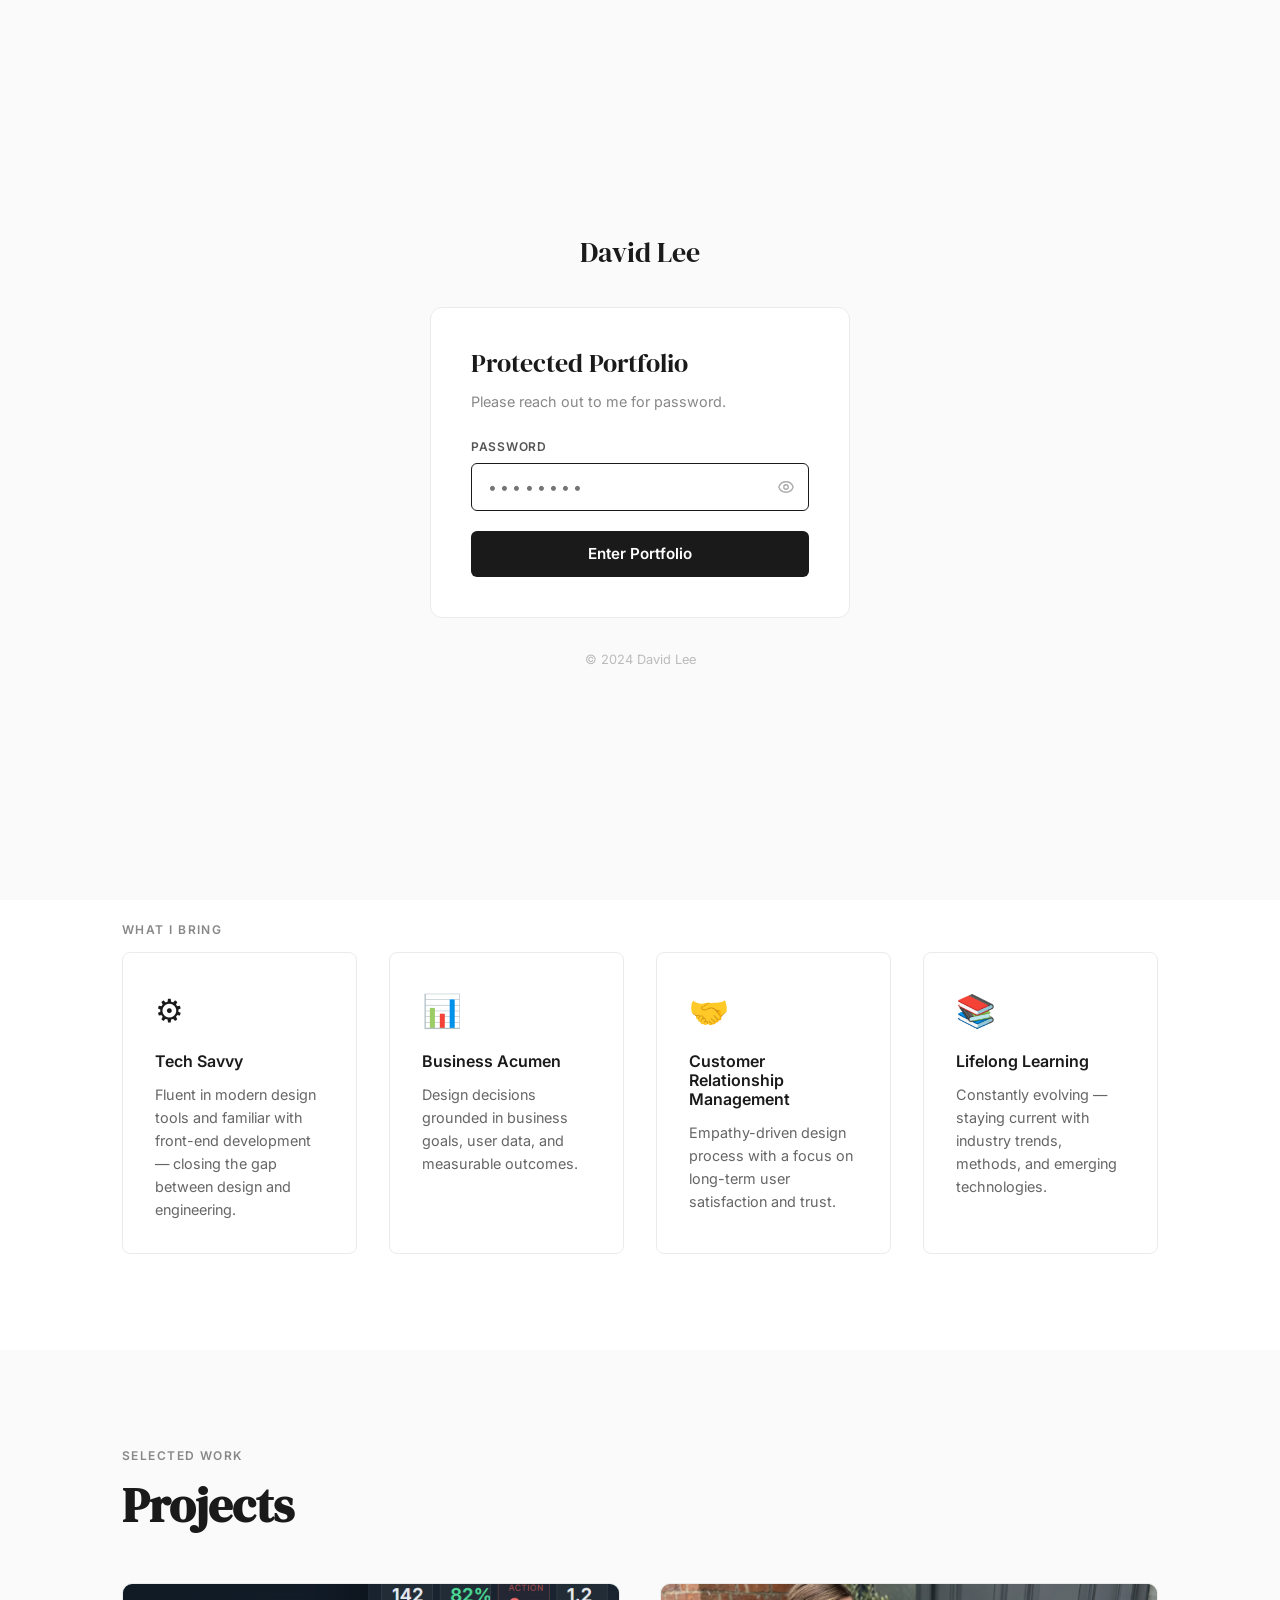
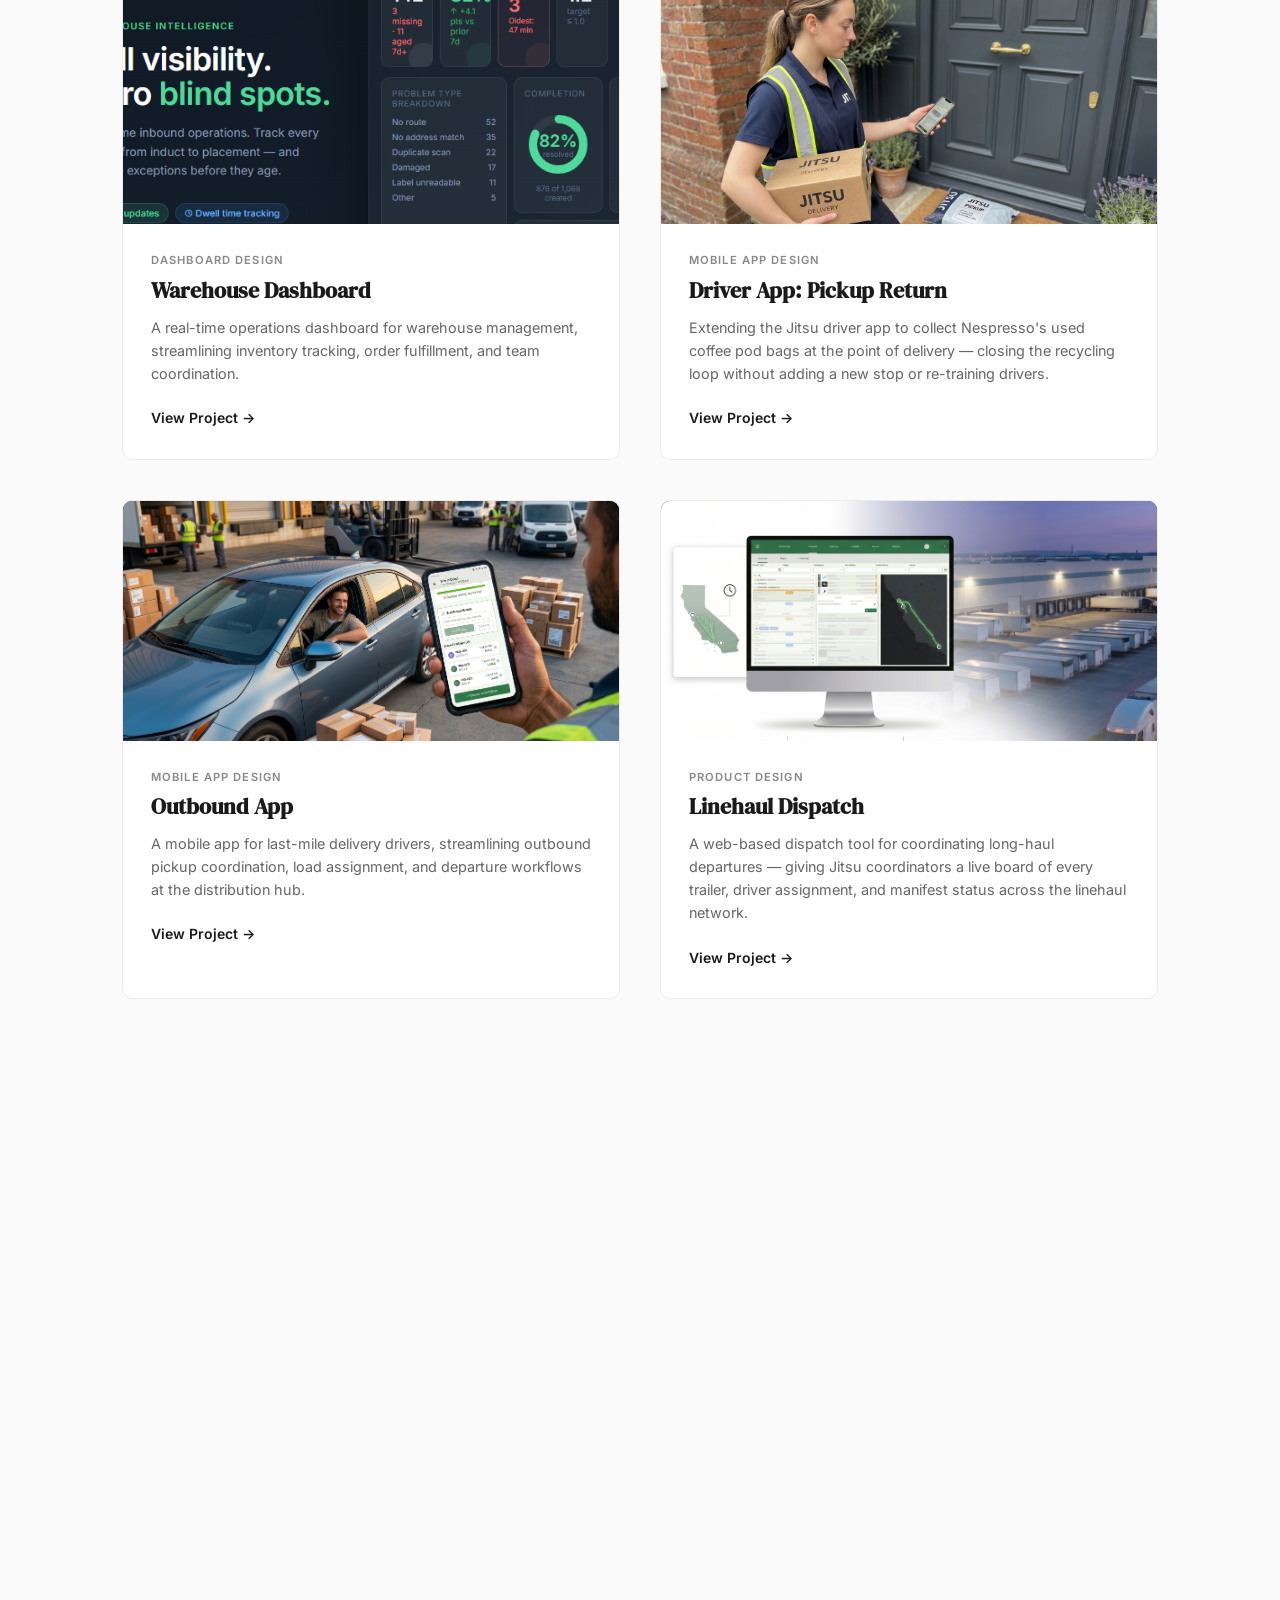
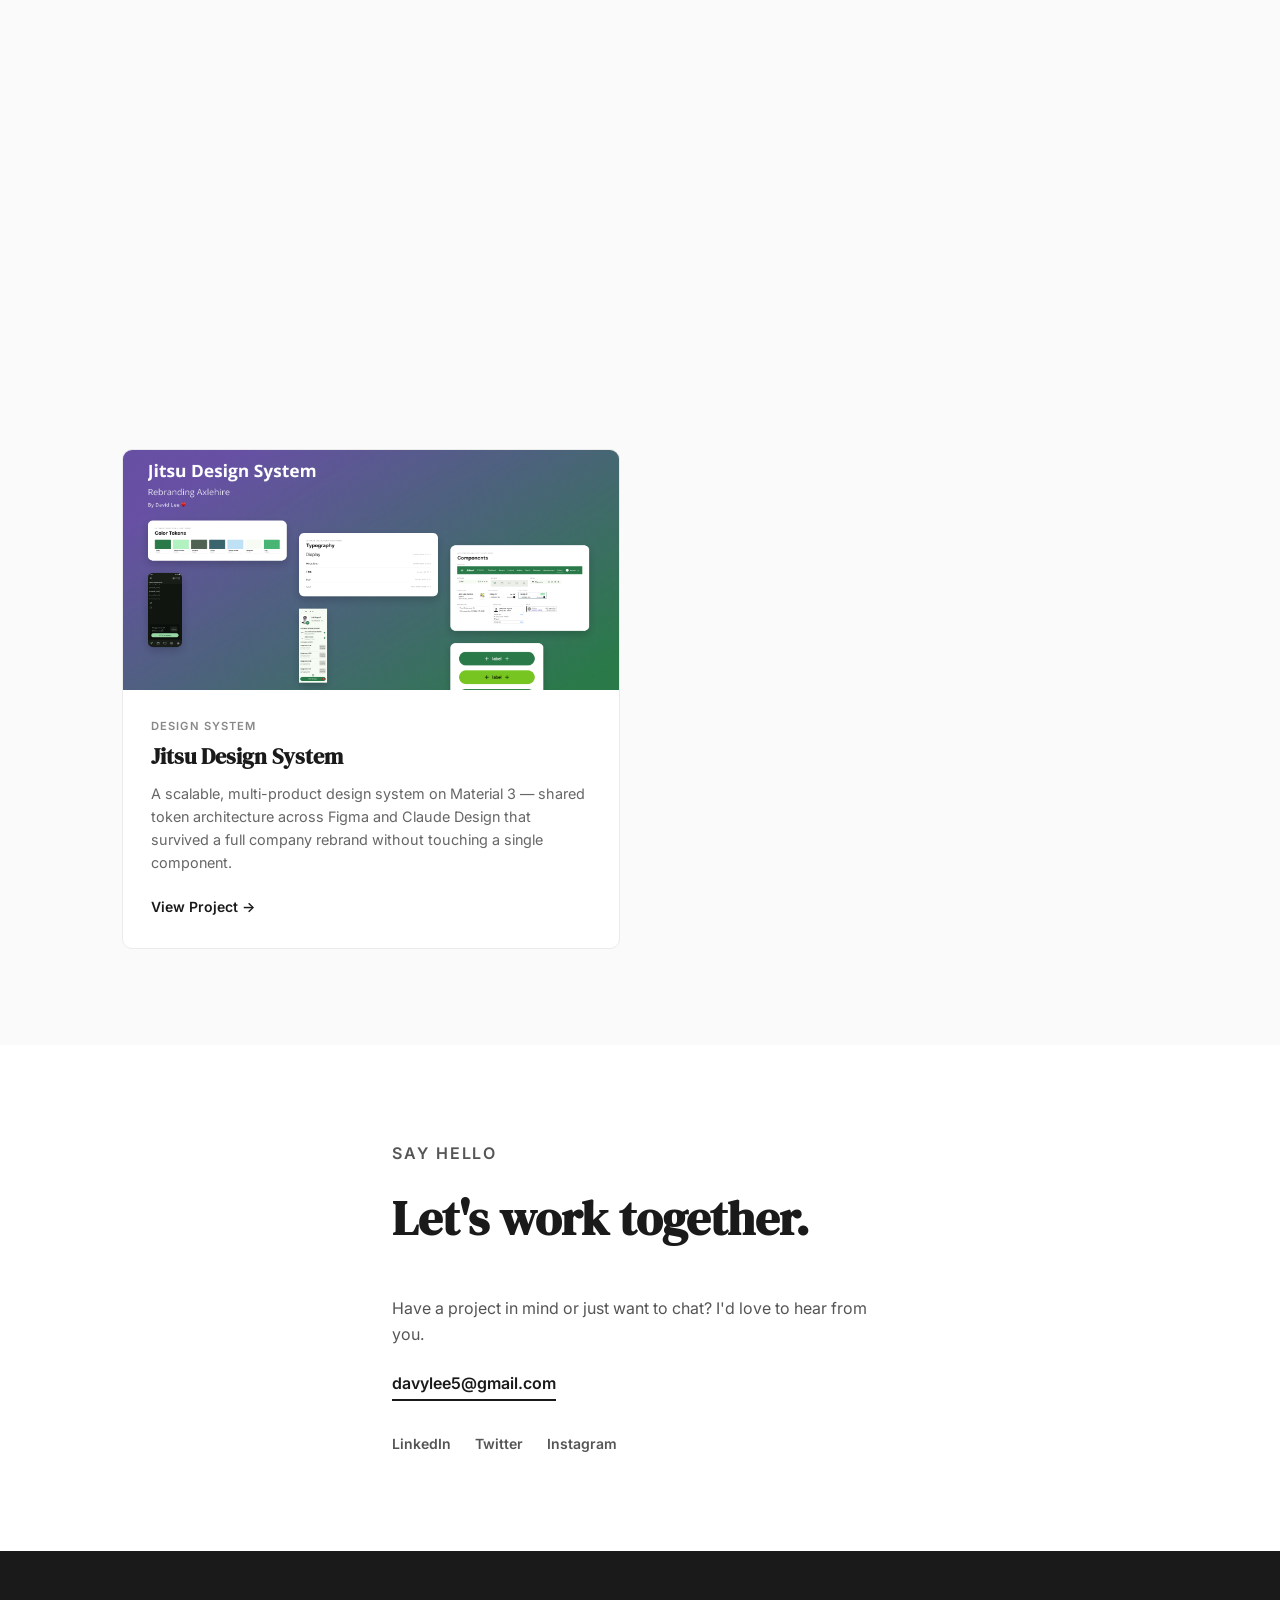
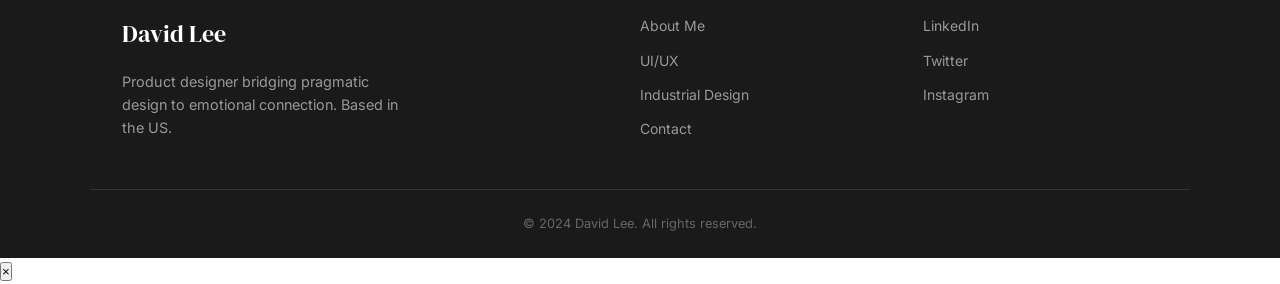
<file: index.html>
﻿<!DOCTYPE html>
<html lang="en">
<head>
  <meta charset="UTF-8" />
  <meta name="viewport" content="width=device-width, initial-scale=1.0" />
  <title>David Lee — Product Designer</title>
  <link rel="preconnect" href="https://fonts.googleapis.com" />
  <link rel="preconnect" href="https://fonts.gstatic.com" crossorigin />
  <link href="https://fonts.googleapis.com/css2?family=DM+Serif+Display&family=Inter:wght@400;500;600&family=Open+Sans:wght@400;600&display=swap" rel="stylesheet" />
  <link rel="stylesheet" href="styles.css" />

  <style>
    body.gate-open { overflow: hidden; }

    #portfolio-gate {
      position: fixed;
      inset: 0;
      z-index: 9999;
      background: #fafafa;
      display: flex;
      flex-direction: column;
      align-items: center;
      justify-content: center;
      padding: 2rem;
    }

    #portfolio-gate .gate {
      width: 100%;
      max-width: 420px;
      display: flex;
      flex-direction: column;
      align-items: center;
      gap: 2rem;
    }

    #portfolio-gate .gate__logo {
      font-family: 'DM Serif Display', serif;
      font-size: 1.75rem;
      color: #1a1a1a;
      text-decoration: none;
    }

    #portfolio-gate .gate__card {
      width: 100%;
      background: #fff;
      border: 1px solid #ebebeb;
      border-radius: 12px;
      padding: 2.5rem;
      display: flex;
      flex-direction: column;
      gap: 1.5rem;
    }

    #portfolio-gate .gate__heading {
      font-family: 'DM Serif Display', serif;
      font-size: 1.6rem;
      color: #1a1a1a;
      font-weight: 400;
      line-height: 1.2;
    }

    #portfolio-gate .gate__sub {
      font-size: 0.9rem;
      color: #888;
      line-height: 1.6;
      margin-top: -0.75rem;
    }

    #portfolio-gate .gate__field {
      display: flex;
      flex-direction: column;
      gap: 0.4rem;
    }

    #portfolio-gate .gate__label {
      font-size: 0.75rem;
      font-weight: 600;
      letter-spacing: 0.06em;
      text-transform: uppercase;
      color: #555;
    }

    #portfolio-gate .gate__input-wrap {
      position: relative;
      display: flex;
      align-items: center;
    }

    #portfolio-gate .gate__input {
      width: 100%;
      padding: 0.8rem 3rem 0.8rem 1rem;
      border: 1px solid #ddd;
      border-radius: 6px;
      font-family: 'Inter', sans-serif;
      font-size: 1rem;
      color: #1a1a1a;
      background: #fafafa;
      transition: border-color 0.2s, background 0.2s;
      letter-spacing: 0.2em;
    }

    #portfolio-gate .gate__input:focus {
      outline: none;
      border-color: #1a1a1a;
      background: #fff;
    }

    #portfolio-gate .gate__input.error {
      border-color: #c0392b;
      background: #fff8f7;
    }

    #portfolio-gate .gate__toggle {
      position: absolute;
      right: 0.85rem;
      background: none;
      border: none;
      cursor: pointer;
      color: #aaa;
      padding: 0;
      display: flex;
      align-items: center;
      transition: color 0.2s;
    }

    #portfolio-gate .gate__toggle:hover { color: #555; }

    #portfolio-gate .gate__toggle svg {
      width: 18px;
      height: 18px;
      pointer-events: none;
    }

    #portfolio-gate .gate__error {
      font-size: 0.8rem;
      color: #c0392b;
      font-weight: 500;
      display: none;
    }

    #portfolio-gate .gate__error.visible { display: block; }

    #portfolio-gate .gate__btn {
      width: 100%;
      padding: 0.85rem;
      background: #1a1a1a;
      color: #fff;
      border: none;
      border-radius: 6px;
      font-family: 'Inter', sans-serif;
      font-size: 0.95rem;
      font-weight: 600;
      cursor: pointer;
      transition: background 0.2s, transform 0.1s;
    }

    #portfolio-gate .gate__btn:hover { background: #333; }
    #portfolio-gate .gate__btn:active { transform: scale(0.98); }

    #portfolio-gate .gate__footer {
      font-size: 0.8rem;
      color: #bbb;
      text-align: center;
    }
  </style>

  <!-- Google Analytics -->
  <script async src="https://www.googletagmanager.com/gtag/js?id=G-5YFQMYE4YG"></script>
  <script>
    window.dataLayer = window.dataLayer || [];
    function gtag(){dataLayer.push(arguments);}
    gtag('js', new Date());
    gtag('config', 'G-5YFQMYE4YG');
  </script>
</head>
<body class="gate-open">

  <!-- PASSCODE GATE -->
  <div id="portfolio-gate">
    <div class="gate">
      <span class="gate__logo">David Lee</span>

      <div class="gate__card">
        <h1 class="gate__heading">Protected Portfolio</h1>
        <p class="gate__sub">Please reach out to me for password.</p>

        <form id="gate-form" novalidate>
          <div class="gate__field">
            <label class="gate__label" for="gate-password">Password</label>
            <div class="gate__input-wrap">
              <input
                class="gate__input"
                type="password"
                id="gate-password"
                autocomplete="current-password"
                placeholder="••••••••"
                autofocus
              />
              <button type="button" class="gate__toggle" id="gate-toggle" aria-label="Show password">
                <svg id="gate-icon-eye" xmlns="http://www.w3.org/2000/svg" fill="none" viewBox="0 0 24 24" stroke="currentColor" stroke-width="1.75">
                  <path stroke-linecap="round" stroke-linejoin="round" d="M2.458 12C3.732 7.943 7.523 5 12 5c4.478 0 8.268 2.943 9.542 7-1.274 4.057-5.064 7-9.542 7-4.477 0-8.268-2.943-9.542-7z" />
                  <circle cx="12" cy="12" r="3" stroke-linecap="round" stroke-linejoin="round" />
                </svg>
                <svg id="gate-icon-eye-off" xmlns="http://www.w3.org/2000/svg" fill="none" viewBox="0 0 24 24" stroke="currentColor" stroke-width="1.75" style="display:none">
                  <path stroke-linecap="round" stroke-linejoin="round" d="M13.875 18.825A10.05 10.05 0 0112 19c-4.477 0-8.268-2.943-9.542-7a9.97 9.97 0 012.19-3.568M6.53 6.53A9.97 9.97 0 0112 5c4.478 0 8.268 2.943 9.542 7a9.972 9.972 0 01-4.043 5.306M6.53 6.53L3 3m3.53 3.53l11 11M17.47 17.47L21 21" />
                </svg>
              </button>
            </div>
            <span class="gate__error" id="gate-error">Incorrect password. Please try again.</span>
          </div>

          <div style="margin-top: 1.25rem;">
            <button type="submit" class="gate__btn">Enter Portfolio</button>
          </div>
        </form>
      </div>

      <p class="gate__footer">&copy; 2024 David Lee</p>
    </div>
  </div>

  <!-- NAV -->
  <nav class="nav">
    <div class="nav__inner">
      <a href="#" class="nav__logo">David Lee</a>
      <ul class="nav__links">
        <li><a href="about.html">About Me</a></li>
        <li><a href="#work">UI/UX</a></li>
        <li><a href="industrial-design.html">Industrial Design</a></li>
        <li><a href="https://docs.google.com/document/d/1jmt5-kHcd_fUzU9VFfjhh3RPl4ZJAEqT/edit?usp=sharing&ouid=112222338907735744444&rtpof=true&sd=true" target="_blank">Resume</a></li>
        <li><a href="#contact" class="nav__cta">Contact</a></li>
      </ul>
      <button class="nav__burger" aria-label="Toggle menu">
        <span></span><span></span><span></span>
      </button>
    </div>
  </nav>

  <!-- HERO -->
  <section class="hero">
    <div class="hero__inner container">
      <div class="hero__text">
        <p class="hero__tag">Strategic Product Designer</p>
        <h1 class="hero__headline">I'm a product designer who bridges pragmatic design to emotional connection.</h1>
        <p class="hero__sub">Hybrid background spanning UX, engineering communication, and business strategy — I design for people and build for impact.</p>
        <div class="hero__actions">
          <a href="#work" class="btn btn--primary">View My Work</a>
          <a href="#contact" class="btn btn--ghost">Get in Touch</a>
        </div>
      </div>
      <div class="hero__image">
        <div class="hero__img-wrap">
          <img src="images/david-hero.jpg" alt="David Lee" class="hero__img" />
        </div>
      </div>
    </div>
  </section>

  <!-- VALUES -->
  <section class="values">
    <div class="container">
      <p class="section-label">What I Bring</p>
      <div class="values__grid">
        <div class="values__card">
          <div class="values__icon">&#9881;</div>
          <h3>Tech Savvy</h3>
          <p>Fluent in modern design tools and familiar with front-end development — closing the gap between design and engineering.</p>
        </div>
        <div class="values__card">
          <div class="values__icon">&#128202;</div>
          <h3>Business Acumen</h3>
          <p>Design decisions grounded in business goals, user data, and measurable outcomes.</p>
        </div>
        <div class="values__card">
          <div class="values__icon">&#129309;</div>
          <h3>Customer Relationship Management</h3>
          <p>Empathy-driven design process with a focus on long-term user satisfaction and trust.</p>
        </div>
        <div class="values__card">
          <div class="values__icon">&#128218;</div>
          <h3>Lifelong Learning</h3>
          <p>Constantly evolving — staying current with industry trends, methods, and emerging technologies.</p>
        </div>
      </div>
    </div>
  </section>

  <!-- PROJECTS -->
  <section class="work" id="work">
    <div class="container">
      <p class="section-label">Selected Work</p>
      <h2 class="section-title">Projects</h2>
      <div class="work__grid">

        <article class="project-card">
          <div class="project-card__img project-card__img--5"></div>
          <div class="project-card__body">
            <span class="project-card__tag">Dashboard Design</span>
            <h3>Warehouse Dashboard</h3>
            <p>A real-time operations dashboard for warehouse management, streamlining inventory tracking, order fulfillment, and team coordination.</p>
            <a href="warehouse-dashboard.html" class="link-arrow">View Project &rarr;</a>
          </div>
        </article>

        <article class="project-card">
          <div class="project-card__img project-card__img--7"></div>
          <div class="project-card__body">
            <span class="project-card__tag">Mobile App Design</span>
            <h3>Driver App: Pickup Return</h3>
            <p>Extending the Jitsu driver app to collect Nespresso's used coffee pod bags at the point of delivery — closing the recycling loop without adding a new stop or re-training drivers.</p>
            <a href="driver-app-pickup-return.html" class="link-arrow">View Project &rarr;</a>
          </div>
        </article>

        <article class="project-card">
          <div class="project-card__img project-card__img--6"></div>
          <div class="project-card__body">
            <span class="project-card__tag">Mobile App Design</span>
            <h3>Outbound App</h3>
            <p>A mobile app for last-mile delivery drivers, streamlining outbound pickup coordination, load assignment, and departure workflows at the distribution hub.</p>
            <a href="outbound-app.html" class="link-arrow">View Project &rarr;</a>
          </div>
        </article>

        <article class="project-card">
          <div class="project-card__img project-card__img--9"></div>
          <div class="project-card__body">
            <span class="project-card__tag">Product Design</span>
            <h3>Linehaul Dispatch</h3>
            <p>A web-based dispatch tool for coordinating long-haul departures — giving Jitsu coordinators a live board of every trailer, driver assignment, and manifest status across the linehaul network.</p>
            <a href="linehaul-dispatch.html" class="link-arrow">View Project &rarr;</a>
          </div>
        </article>

        <article class="project-card">
          <div class="project-card__img project-card__img--1"></div>
          <div class="project-card__body">
            <span class="project-card__tag">Enterprise Desktop Software</span>
            <h3>Remote Work Virtual Office</h3>
            <p>Designing desktop and web applications to help remote teams stay connected, productive, and aligned in a virtual environment.</p>
            <a href="remote-work-virtual-office.html" class="link-arrow">View Project &rarr;</a>
          </div>
        </article>

        <article class="project-card">
          <div class="project-card__img project-card__img--2"></div>
          <div class="project-card__body">
            <span class="project-card__tag">Product Design</span>
            <h3>EdisonFuture EV Design</h3>
            <p>User-centered electric vehicle design integrating autonomous driving patents and a seamless human-machine interface.</p>
            <a href="edison-future-ev.html" class="link-arrow">View Project &rarr;</a>
          </div>
        </article>

        <article class="project-card">
          <div class="project-card__img project-card__img--3"></div>
          <div class="project-card__body">
            <span class="project-card__tag">UX Design</span>
            <h3>Safe &amp; Sound</h3>
            <p>A drive-in festival experience concept designed to address safety concerns and reimagine live events during the pandemic era.</p>
            <a href="safe-sound.html" class="link-arrow">View Project &rarr;</a>
          </div>
        </article>

        <article class="project-card">
          <div class="project-card__img project-card__img--4"></div>
          <div class="project-card__body">
            <span class="project-card__tag">Web Design</span>
            <h3>Non-Profit Website Redesign</h3>
            <p>Enhanced visual design and legibility for Much Love, a non-profit organization, improving accessibility and user engagement.</p>
            <a href="much-love.html" class="link-arrow">View Project &rarr;</a>
          </div>
        </article>

        <article class="project-card">
          <div class="project-card__img project-card__img--8"></div>
          <div class="project-card__body">
            <span class="project-card__tag">Design System</span>
            <h3>Jitsu Design System</h3>
            <p>A scalable, multi-product design system on Material 3 — shared token architecture across Figma and Claude Design that survived a full company rebrand without touching a single component.</p>
            <a href="design-system.html" class="link-arrow">View Project &rarr;</a>
          </div>
        </article>

      </div>
    </div>
  </section>

  <!-- CONTACT -->
  <section class="contact" id="contact">
    <div class="container contact__inner contact__inner--solo">
      <div class="contact__text">
        <p class="section-label">Say Hello</p>
        <h2 class="section-title">Let's work together.</h2>
        <p>Have a project in mind or just want to chat? I'd love to hear from you.</p>
        <a href="mailto:davylee5@gmail.com" class="contact__email">davylee5@gmail.com</a>
        <div class="contact__socials">
          <a href="https://www.linkedin.com/in/wdavidl/" target="_blank" rel="noopener">LinkedIn</a>
          <a href="#" target="_blank" rel="noopener">Twitter</a>
          <a href="#" target="_blank" rel="noopener">Instagram</a>
        </div>
      </div>
      <form class="contact__form" onsubmit="handleSubmit(event)" style="display:none">
        <div class="form-group">
          <label for="name">Name</label>
          <input type="text" id="name" name="name" placeholder="Your name" required />
        </div>
        <div class="form-group">
          <label for="email">Email</label>
          <input type="email" id="email" name="email" placeholder="your@email.com" required />
        </div>
        <div class="form-group">
          <label for="message">Message</label>
          <textarea id="message" name="message" rows="5" placeholder="Tell me about your project..." required></textarea>
        </div>
        <button type="submit" class="btn btn--primary">Send Message</button>
        <p class="form-success" id="form-success">Thanks! I'll be in touch soon.</p>
      </form>
    </div>
  </section>

  <!-- FOOTER -->
  <footer class="footer">
    <div class="container footer__inner">
      <div class="footer__brand">
        <span class="footer__logo">David Lee</span>
        <p>Product designer bridging pragmatic design to emotional connection. Based in the US.</p>
      </div>
      <nav class="footer__nav">
        <a href="about.html">About Me</a>
        <a href="#work">UI/UX</a>
        <a href="industrial-design.html">Industrial Design</a>
        <a href="#contact">Contact</a>
      </nav>
      <div class="footer__socials">
        <a href="https://www.linkedin.com/in/wdavidl/" target="_blank" rel="noopener">LinkedIn</a>
        <a href="#" target="_blank" rel="noopener">Twitter</a>
        <a href="#" target="_blank" rel="noopener">Instagram</a>
      </div>
    </div>
    <div class="footer__bottom">
      <p>&copy; 2024 David Lee. All rights reserved.</p>
    </div>
  </footer>

  <script src="script.js"></script>

  <script>
    const SESSION_KEY = 'dl_portfolio_auth';
    const CORRECT     = '061226';
    const gateEl      = document.getElementById('portfolio-gate');
    const form        = document.getElementById('gate-form');
    const input       = document.getElementById('gate-password');
    const errorMsg    = document.getElementById('gate-error');
    const toggleBtn   = document.getElementById('gate-toggle');
    const iconEye     = document.getElementById('gate-icon-eye');
    const iconEyeOff  = document.getElementById('gate-icon-eye-off');

    if (sessionStorage.getItem(SESSION_KEY) === 'true') {
      gateEl.remove();
      document.body.classList.remove('gate-open');
    }

    toggleBtn.addEventListener('click', () => {
      const isPassword = input.type === 'password';
      input.type = isPassword ? 'text' : 'password';
      iconEye.style.display    = isPassword ? 'none'  : 'block';
      iconEyeOff.style.display = isPassword ? 'block' : 'none';
    });

    input.addEventListener('input', () => {
      input.classList.remove('error');
      errorMsg.classList.remove('visible');
    });

    form.addEventListener('submit', (e) => {
      e.preventDefault();
      if (input.value === CORRECT) {
        sessionStorage.setItem(SESSION_KEY, 'true');
        gateEl.remove();
        document.body.classList.remove('gate-open');
      } else {
        input.classList.add('error');
        errorMsg.classList.add('visible');
        input.value = '';
        input.focus();
      }
    });
  </script>
</body>
</html>
</file>
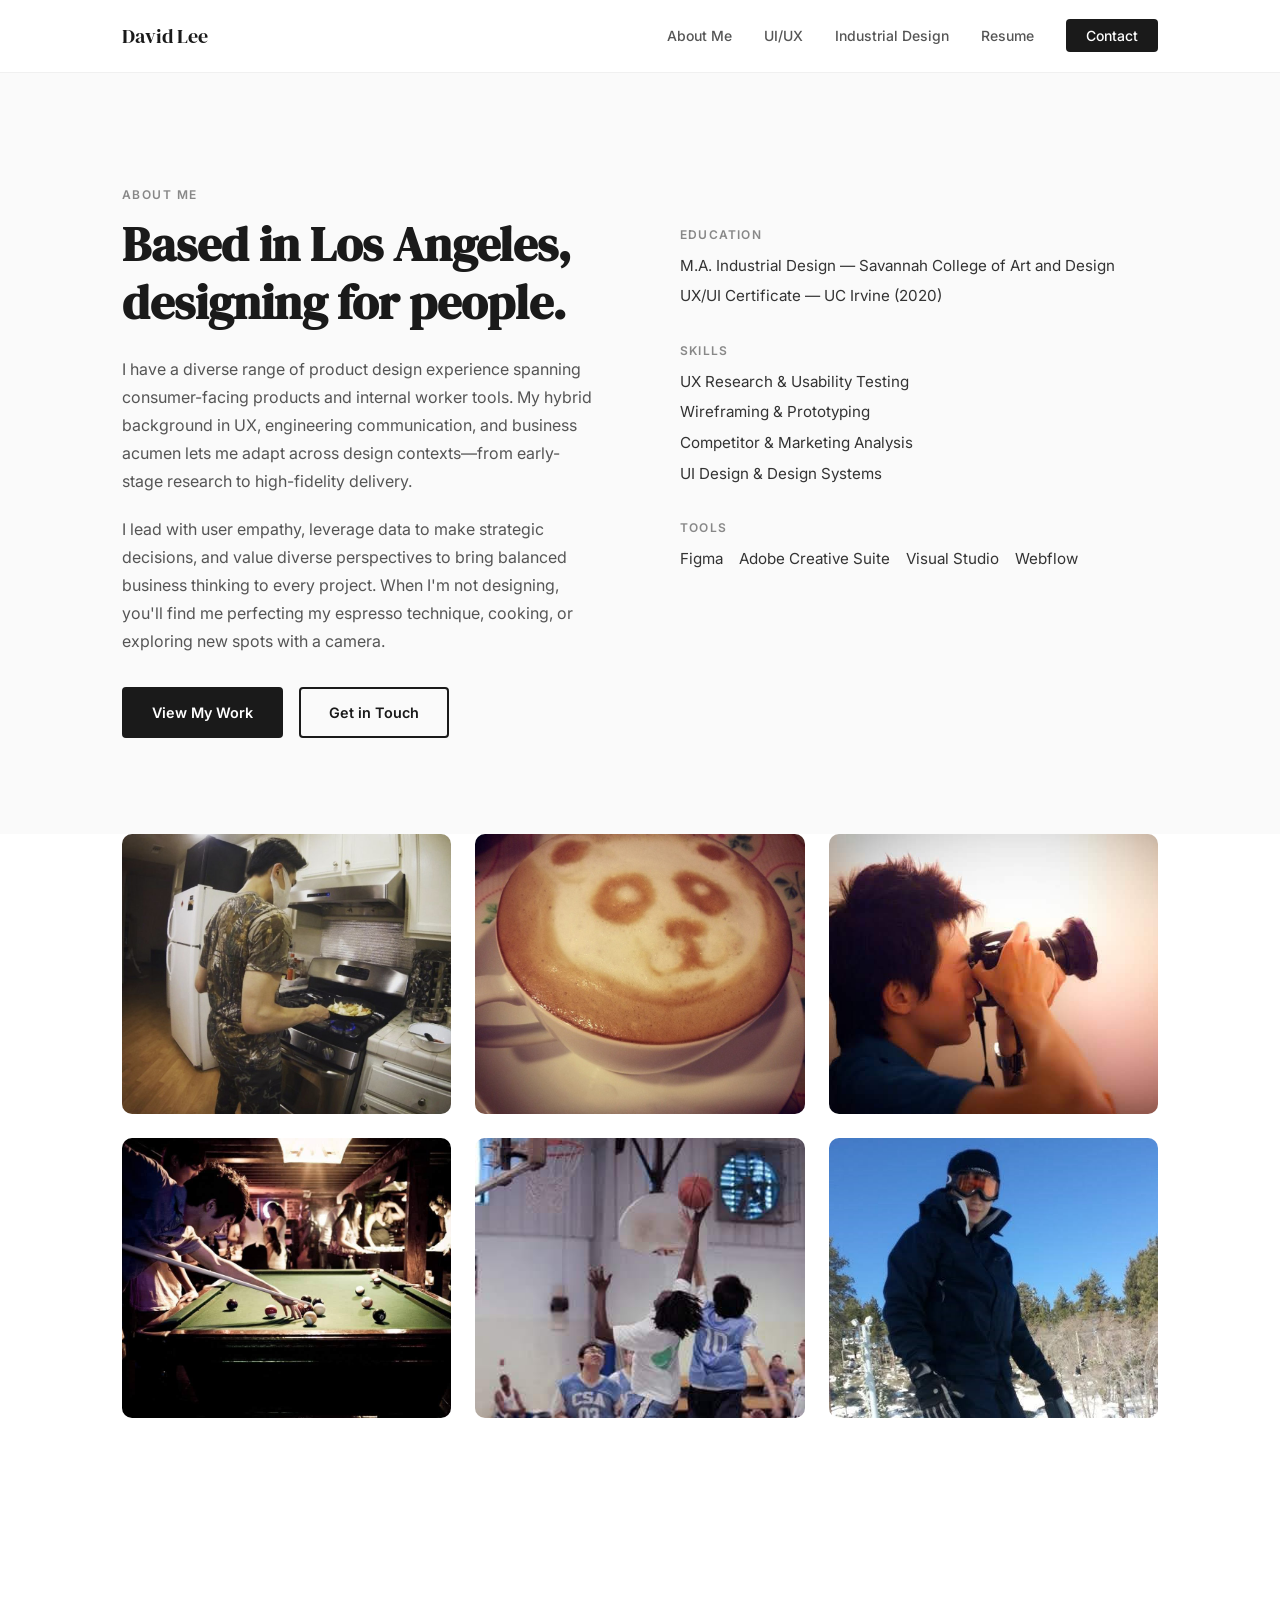
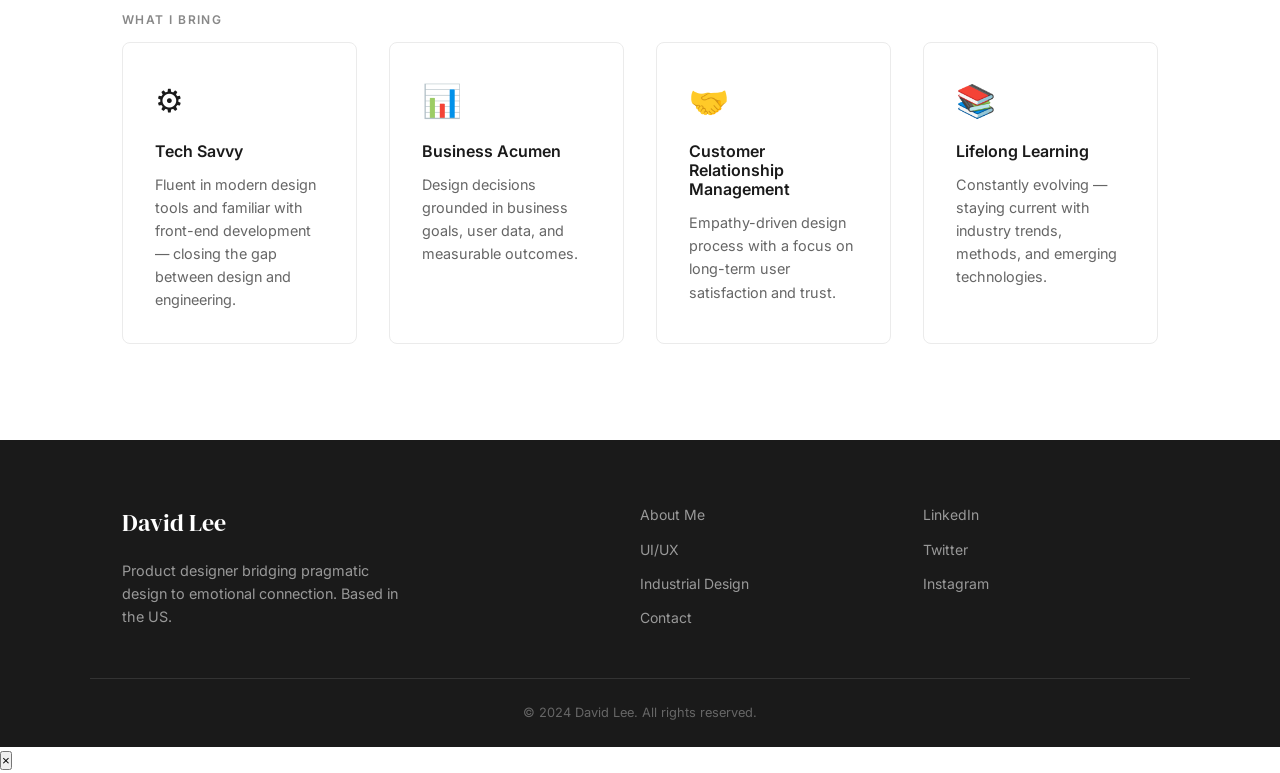
<file: about.html>
﻿<!DOCTYPE html>
<html lang="en">
<head>
  <meta charset="UTF-8" />
  <meta name="viewport" content="width=device-width, initial-scale=1.0" />
  <title>About — David Lee</title>
  <link rel="preconnect" href="https://fonts.googleapis.com" />
  <link rel="preconnect" href="https://fonts.gstatic.com" crossorigin />
  <link href="https://fonts.googleapis.com/css2?family=DM+Serif+Display&family=Inter:wght@400;500;600&family=Open+Sans:wght@400;600&display=swap" rel="stylesheet" />
  <link rel="stylesheet" href="styles.css" />
  <!-- Google Analytics -->
  <script async src="https://www.googletagmanager.com/gtag/js?id=G-5YFQMYE4YG"></script>
  <script>
    window.dataLayer = window.dataLayer || [];
    function gtag(){dataLayer.push(arguments);}
    gtag('js', new Date());
    gtag('config', 'G-5YFQMYE4YG');
  </script>
</head>
<body>

  <!-- NAV -->
  <nav class="nav">
    <div class="nav__inner">
      <a href="index.html" class="nav__logo">David Lee</a>
      <ul class="nav__links">
        <li><a href="about.html">About Me</a></li>
        <li><a href="index.html#work">UI/UX</a></li>
        <li><a href="industrial-design.html">Industrial Design</a></li>
        <li><a href="https://docs.google.com/document/d/1jmt5-kHcd_fUzU9VFfjhh3RPl4ZJAEqT/edit?usp=sharing&ouid=112222338907735744444&rtpof=true&sd=true" target="_blank">Resume</a></li>
        <li><a href="index.html#contact" class="nav__cta">Contact</a></li>
      </ul>
      <button class="nav__burger" aria-label="Toggle menu">
        <span></span><span></span><span></span>
      </button>
    </div>
  </nav>

  <!-- ABOUT BIO -->
  <section class="about-bio about-bio--page">
    <div class="container about-bio__inner">
      <div class="about-bio__left">
        <p class="section-label">About Me</p>
        <h1 class="section-title">Based in Los Angeles, designing for people.</h1>
        <p class="about-bio__text">I have a diverse range of product design experience spanning consumer-facing products and internal worker tools. My hybrid background in UX, engineering communication, and business acumen lets me adapt across design contexts—from early-stage research to high-fidelity delivery.</p>
        <p class="about-bio__text">I lead with user empathy, leverage data to make strategic decisions, and value diverse perspectives to bring balanced business thinking to every project. When I'm not designing, you'll find me perfecting my espresso technique, cooking, or exploring new spots with a camera.</p>
        <div class="about-bio__actions">
          <a href="index.html#work" class="btn btn--primary">View My Work</a>
          <a href="index.html#contact" class="btn btn--ghost">Get in Touch</a>
        </div>
      </div>
      <div class="about-bio__right">
        <div class="about-bio__group">
          <h4 class="about-bio__group-label">Education</h4>
          <ul class="about-bio__list">
            <li>M.A. Industrial Design — Savannah College of Art and Design</li>
            <li>UX/UI Certificate — UC Irvine (2020)</li>
          </ul>
        </div>
        <div class="about-bio__group">
          <h4 class="about-bio__group-label">Skills</h4>
          <ul class="about-bio__list">
            <li>UX Research &amp; Usability Testing</li>
            <li>Wireframing &amp; Prototyping</li>
            <li>Competitor &amp; Marketing Analysis</li>
            <li>UI Design &amp; Design Systems</li>
          </ul>
        </div>
        <div class="about-bio__group">
          <h4 class="about-bio__group-label">Tools</h4>
          <ul class="about-bio__list about-bio__list--inline">
            <li>Figma</li>
            <li>Adobe Creative Suite</li>
            <li>Visual Studio</li>
            <li>Webflow</li>
          </ul>
        </div>
      </div>
    </div>
  </section>

  <!-- PHOTO GALLERY -->
  <section class="about-gallery">
    <div class="container">
      <div class="about-gallery__grid">
        <img src="images/about-photo-1.jpg" alt="David Lee — personal photo" />
        <img src="images/about-photo-2.jpg" alt="David Lee — personal photo" />
        <img src="images/about-photo-3.jpg" alt="David Lee — personal photo" />
        <img src="images/about-photo-4.jpg" alt="David Lee — personal photo" />
        <img src="images/about-photo-5.jpg" alt="David Lee — personal photo" style="object-position: center 10%;" />
        <img src="images/about-photo-6.jpg" alt="David Lee — personal photo" style="object-position: center 20%;" />
      </div>
    </div>
  </section>

  <!-- VALUES -->
  <section class="values">
    <div class="container">
      <p class="section-label">What I Bring</p>
      <div class="values__grid">
        <div class="values__card">
          <div class="values__icon">&#9881;</div>
          <h3>Tech Savvy</h3>
          <p>Fluent in modern design tools and familiar with front-end development — closing the gap between design and engineering.</p>
        </div>
        <div class="values__card">
          <div class="values__icon">&#128202;</div>
          <h3>Business Acumen</h3>
          <p>Design decisions grounded in business goals, user data, and measurable outcomes.</p>
        </div>
        <div class="values__card">
          <div class="values__icon">&#129309;</div>
          <h3>Customer Relationship Management</h3>
          <p>Empathy-driven design process with a focus on long-term user satisfaction and trust.</p>
        </div>
        <div class="values__card">
          <div class="values__icon">&#128218;</div>
          <h3>Lifelong Learning</h3>
          <p>Constantly evolving — staying current with industry trends, methods, and emerging technologies.</p>
        </div>
      </div>
    </div>
  </section>

  <!-- FOOTER -->
  <footer class="footer">
    <div class="container footer__inner">
      <div class="footer__brand">
        <span class="footer__logo">David Lee</span>
        <p>Product designer bridging pragmatic design to emotional connection. Based in the US.</p>
      </div>
      <nav class="footer__nav">
        <a href="about.html">About Me</a>
        <a href="index.html#work">UI/UX</a>
        <a href="industrial-design.html">Industrial Design</a>
        <a href="index.html#contact">Contact</a>
      </nav>
      <div class="footer__socials">
        <a href="https://www.linkedin.com/in/wdavidl/" target="_blank" rel="noopener">LinkedIn</a>
        <a href="#" target="_blank" rel="noopener">Twitter</a>
        <a href="#" target="_blank" rel="noopener">Instagram</a>
      </div>
    </div>
    <div class="footer__bottom">
      <p>&copy; 2024 David Lee. All rights reserved.</p>
    </div>
  </footer>

  <script src="script.js"></script>
</body>
</html>
</file>
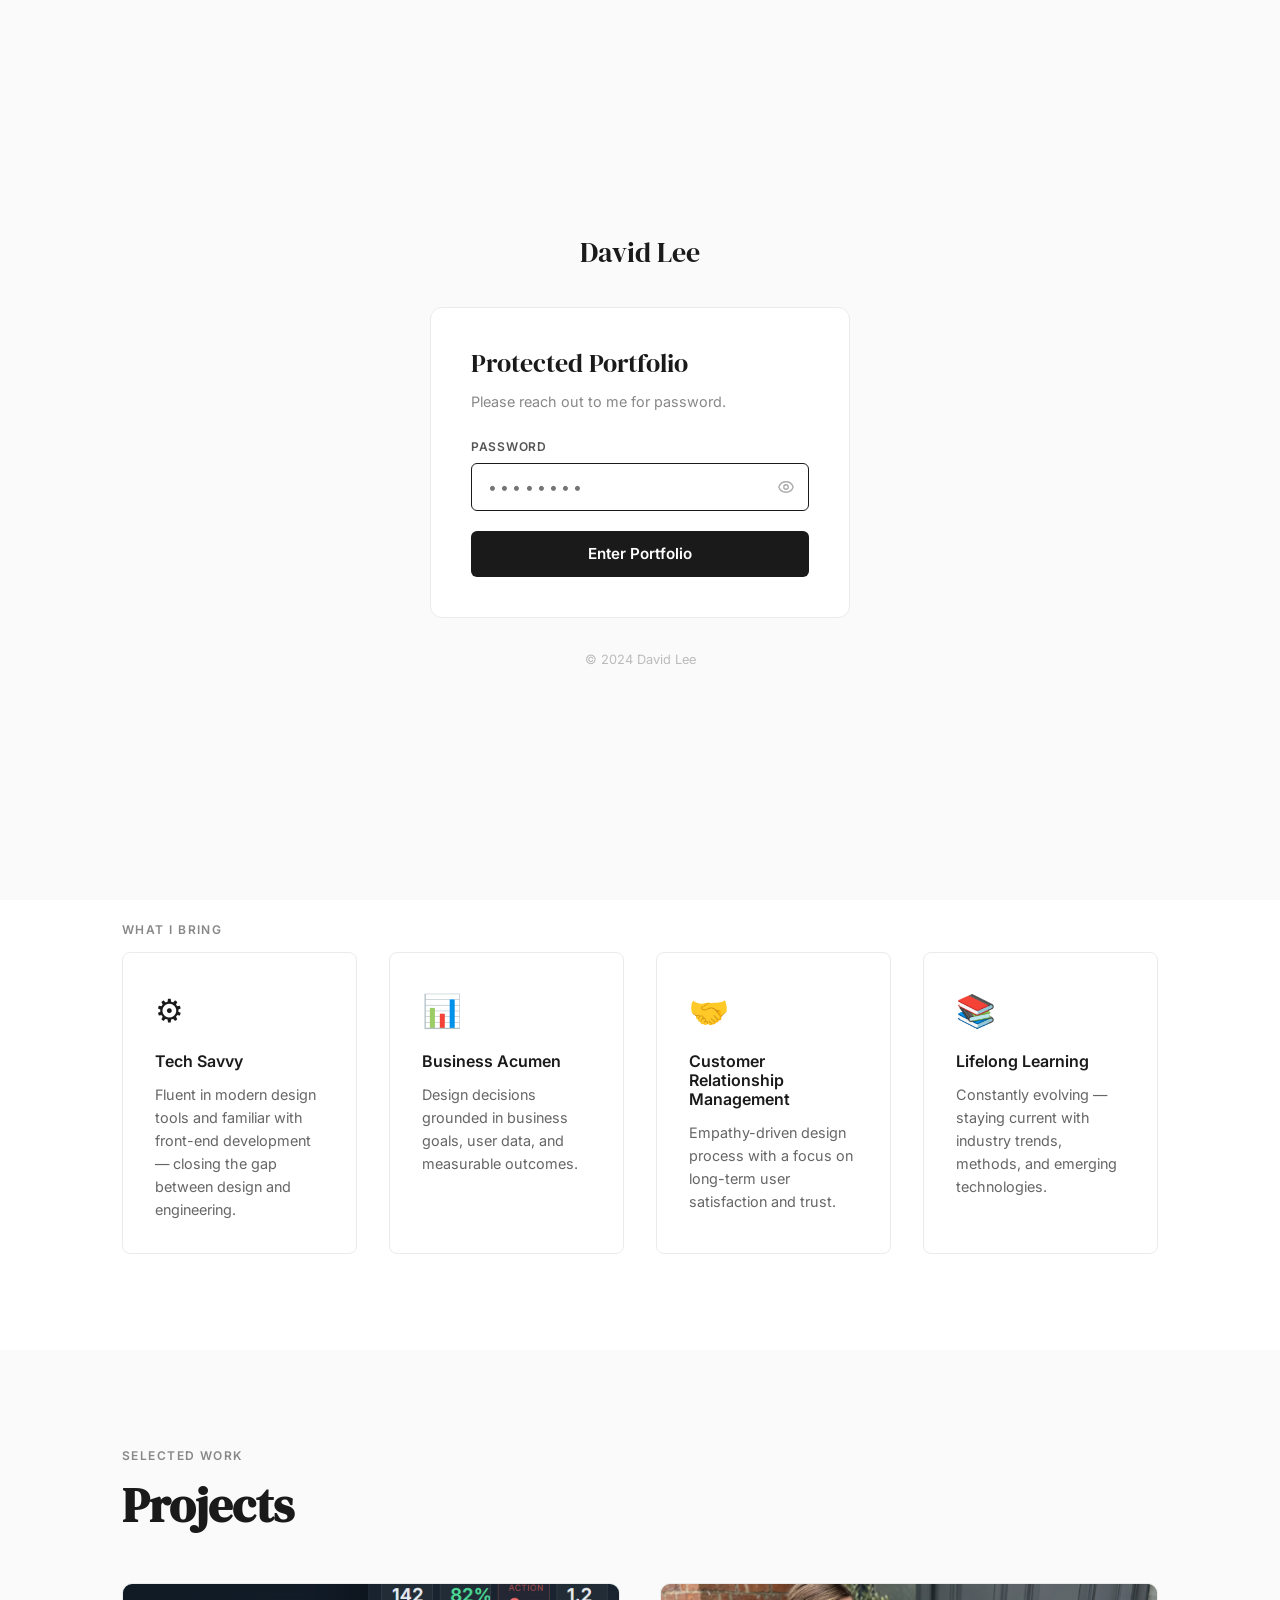
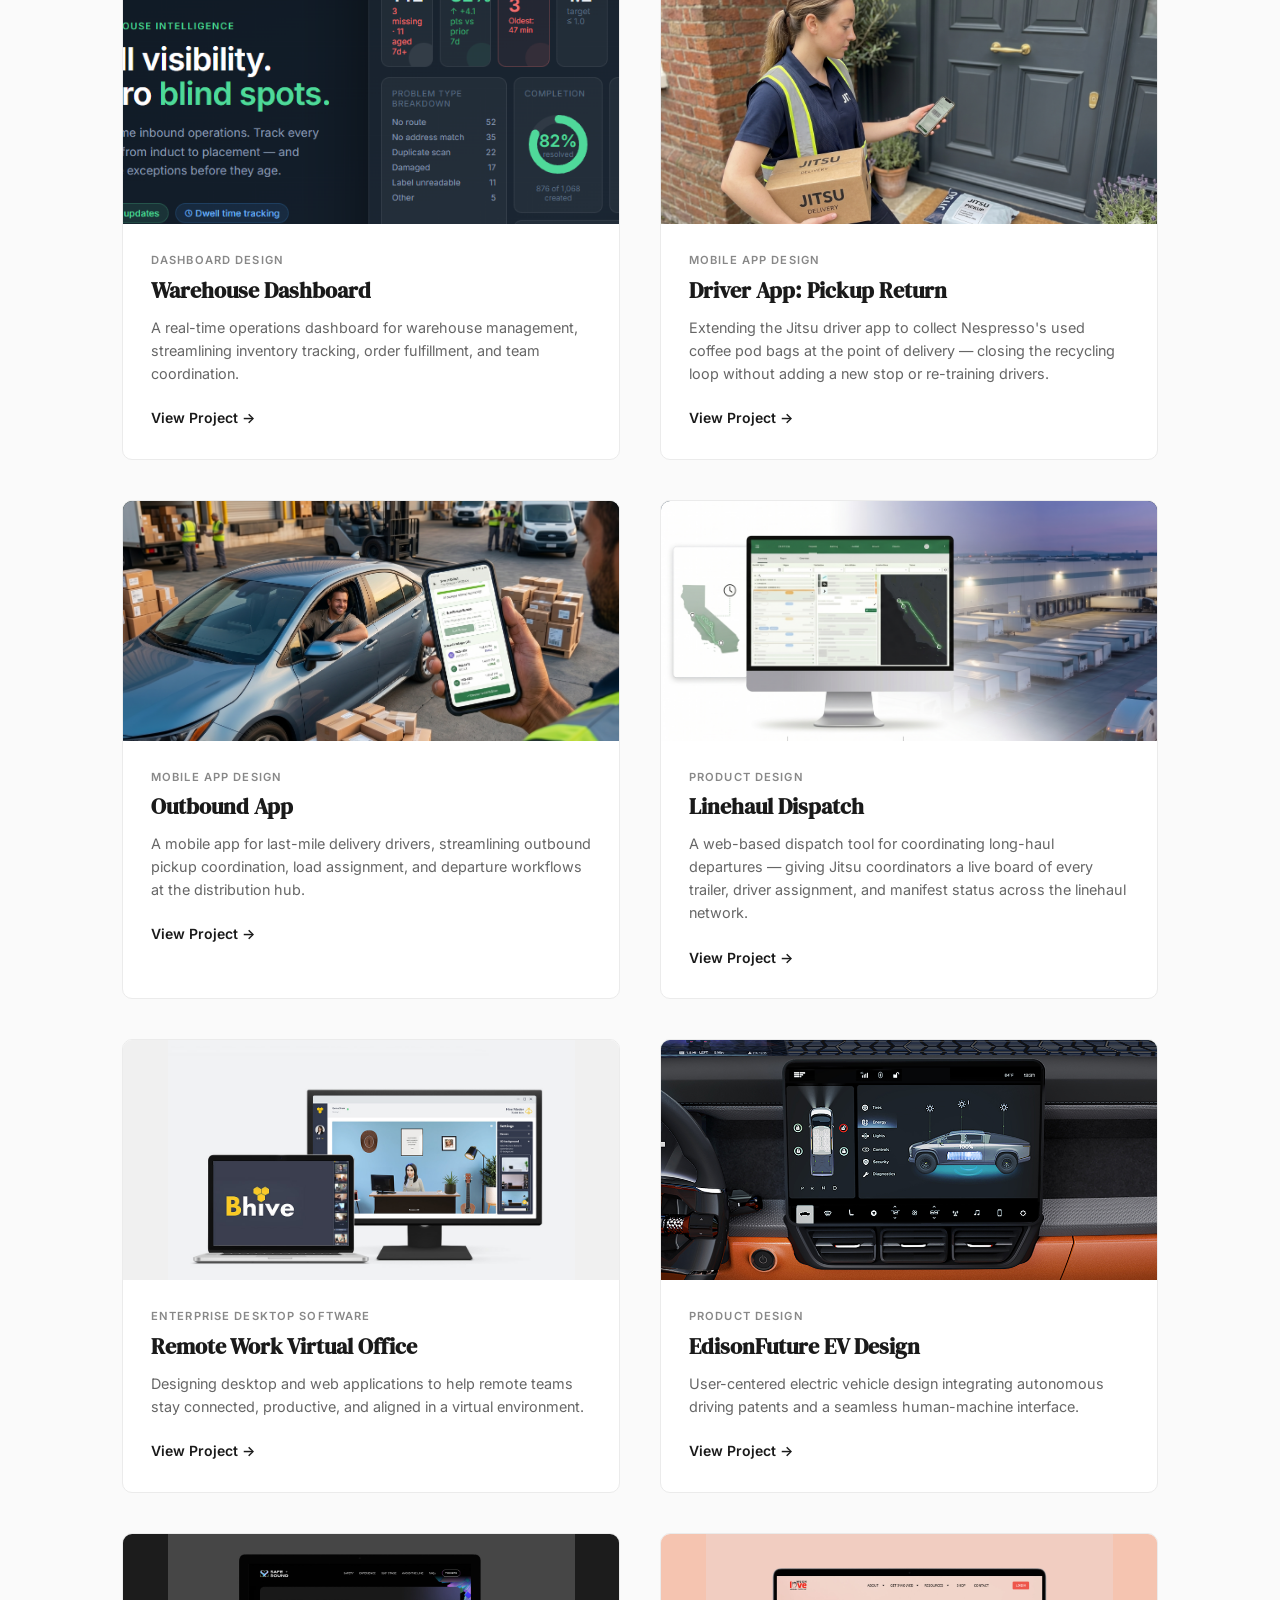
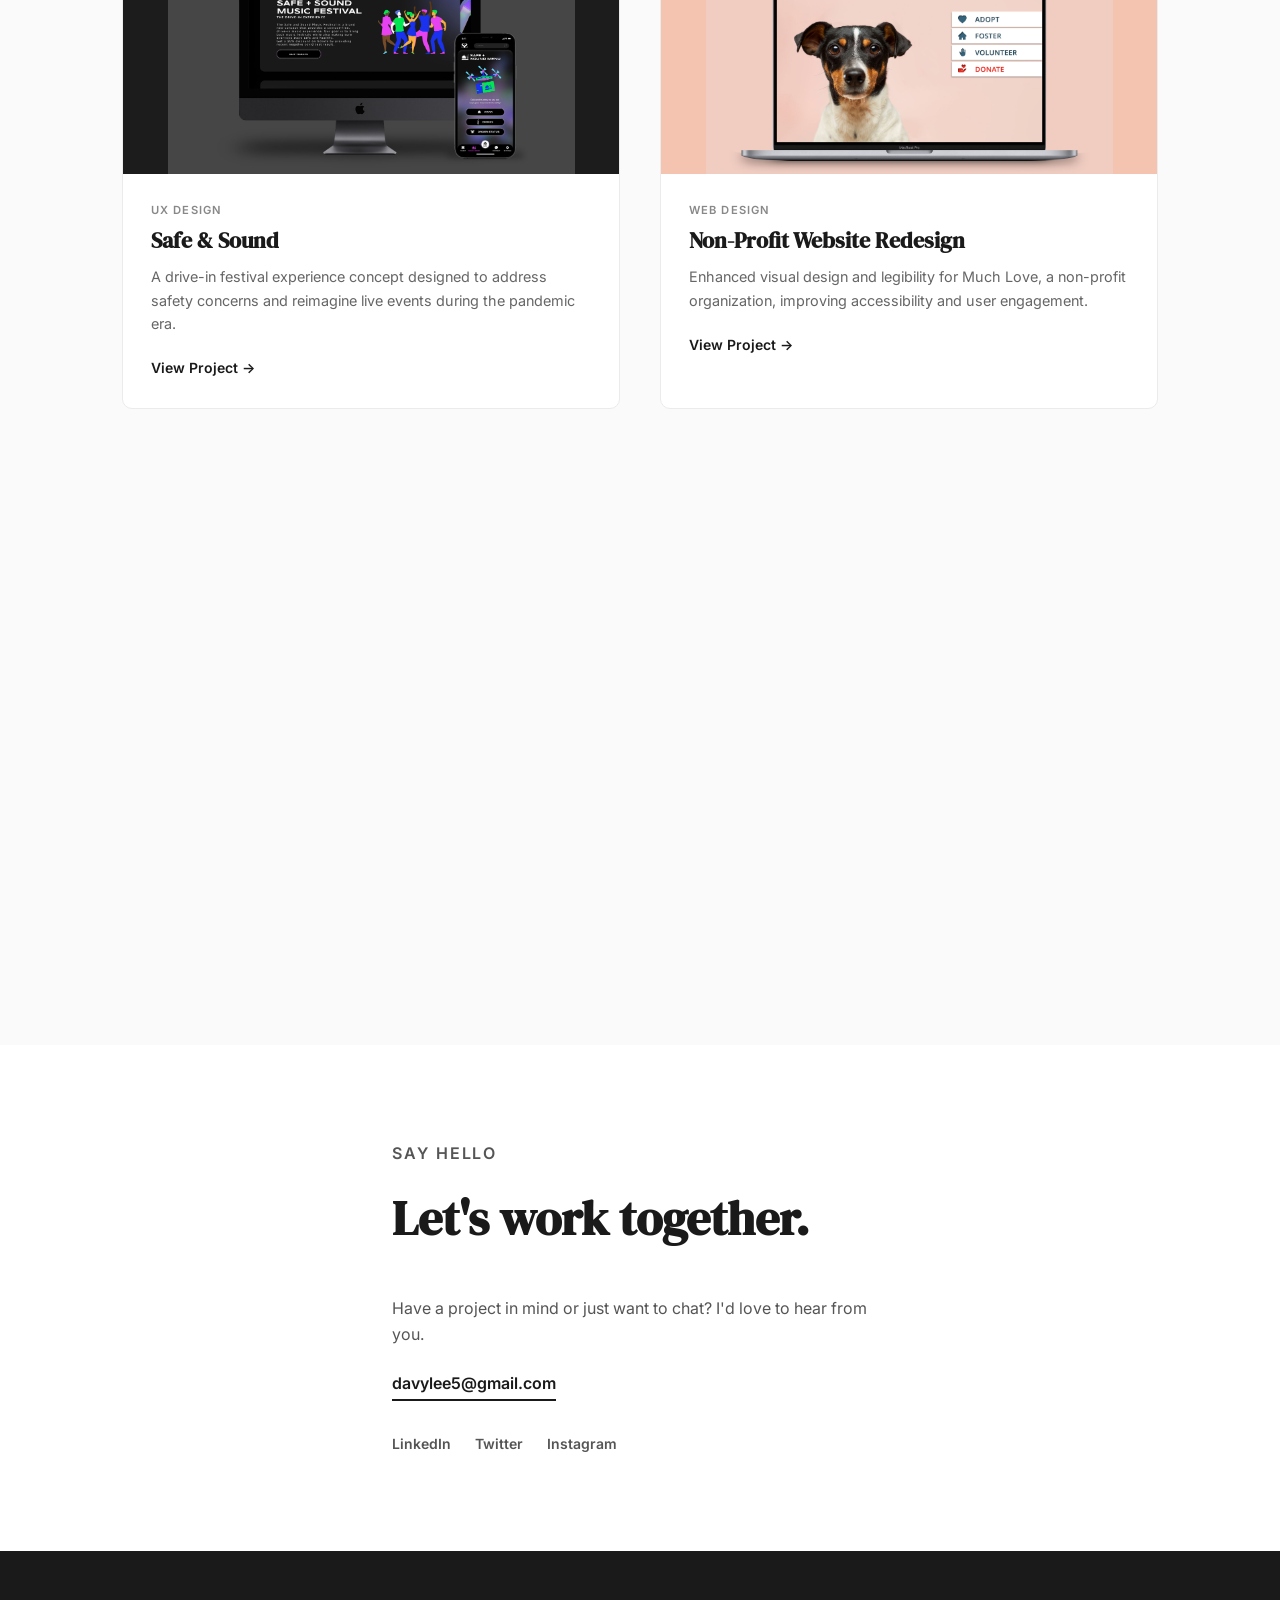
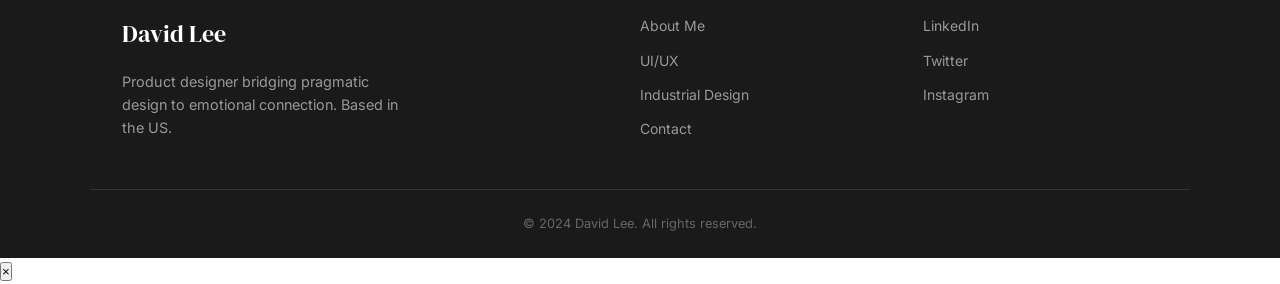
<file: design-system.html>
﻿<!DOCTYPE html>
<html lang="en">
<head>
  <meta charset="UTF-8" />
  <meta name="viewport" content="width=device-width, initial-scale=1.0" />
  <title>Jitsu Design System — David Lee</title>
  <link rel="preconnect" href="https://fonts.googleapis.com" />
  <link rel="preconnect" href="https://fonts.gstatic.com" crossorigin />
  <link href="https://fonts.googleapis.com/css2?family=DM+Serif+Display&family=Inter:wght@400;500;600&family=Open+Sans:wght@400;600&display=swap" rel="stylesheet" />
  <link rel="stylesheet" href="styles.css" />
  <link rel="stylesheet" href="case-study.css" />
  <script src="auth.js"></script>

  <style>
    body.project-gate-open { overflow: hidden; }

    #project-gate {
      position: fixed;
      inset: 0;
      z-index: 9999;
      background: #fafafa;
      display: flex;
      flex-direction: column;
      align-items: center;
      justify-content: center;
      padding: 2rem;
    }

    #project-gate .gate {
      width: 100%;
      max-width: 420px;
      display: flex;
      flex-direction: column;
      align-items: center;
      gap: 2rem;
    }

    #project-gate .gate__logo {
      font-family: 'DM Serif Display', serif;
      font-size: 1.75rem;
      color: #1a1a1a;
    }

    #project-gate .gate__card {
      width: 100%;
      background: #fff;
      border: 1px solid #ebebeb;
      border-radius: 12px;
      padding: 2.5rem;
      display: flex;
      flex-direction: column;
      gap: 1.5rem;
    }

    #project-gate .gate__heading {
      font-family: 'DM Serif Display', serif;
      font-size: 1.6rem;
      color: #1a1a1a;
      font-weight: 400;
      line-height: 1.2;
    }

    #project-gate .gate__sub {
      font-size: 0.9rem;
      color: #888;
      line-height: 1.6;
      margin-top: -0.75rem;
    }

    #project-gate .gate__field {
      display: flex;
      flex-direction: column;
      gap: 0.4rem;
    }

    #project-gate .gate__label {
      font-size: 0.75rem;
      font-weight: 600;
      letter-spacing: 0.06em;
      text-transform: uppercase;
      color: #555;
    }

    #project-gate .gate__input-wrap {
      position: relative;
      display: flex;
      align-items: center;
    }

    #project-gate .gate__input {
      width: 100%;
      padding: 0.8rem 3rem 0.8rem 1rem;
      border: 1px solid #ddd;
      border-radius: 6px;
      font-family: 'Inter', sans-serif;
      font-size: 1rem;
      color: #1a1a1a;
      background: #fafafa;
      transition: border-color 0.2s, background 0.2s;
      letter-spacing: 0.2em;
    }

    #project-gate .gate__input:focus {
      outline: none;
      border-color: #1a1a1a;
      background: #fff;
    }

    #project-gate .gate__input.error {
      border-color: #c0392b;
      background: #fff8f7;
    }

    #project-gate .gate__toggle {
      position: absolute;
      right: 0.85rem;
      background: none;
      border: none;
      cursor: pointer;
      color: #aaa;
      padding: 0;
      display: flex;
      align-items: center;
      transition: color 0.2s;
    }

    #project-gate .gate__toggle:hover { color: #555; }

    #project-gate .gate__toggle svg {
      width: 18px;
      height: 18px;
      pointer-events: none;
    }

    #project-gate .gate__error {
      font-size: 0.8rem;
      color: #c0392b;
      font-weight: 500;
      display: none;
    }

    #project-gate .gate__error.visible { display: block; }

    #project-gate .gate__btn {
      width: 100%;
      padding: 0.85rem;
      background: #1a1a1a;
      color: #fff;
      border: none;
      border-radius: 6px;
      font-family: 'Inter', sans-serif;
      font-size: 0.95rem;
      font-weight: 600;
      cursor: pointer;
      transition: background 0.2s, transform 0.1s;
    }

    #project-gate .gate__btn:hover { background: #333; }
    #project-gate .gate__btn:active { transform: scale(0.98); }

    #project-gate .gate__back {
      font-size: 0.8rem;
      color: #bbb;
      text-align: center;
    }

    #project-gate .gate__back a {
      color: #888;
      text-decoration: underline;
    }
  </style>

  <!-- Google Analytics -->
  <script async src="https://www.googletagmanager.com/gtag/js?id=G-5YFQMYE4YG"></script>
  <script>
    window.dataLayer = window.dataLayer || [];
    function gtag(){dataLayer.push(arguments);}
    gtag('js', new Date());
    gtag('config', 'G-5YFQMYE4YG');
  </script>
</head>
<body class="project-gate-open">

  <!-- PROJECT GATE -->
  <div id="project-gate">
    <div class="gate">
      <span class="gate__logo">David Lee</span>

      <div class="gate__card">
        <h1 class="gate__heading">Coming Soon</h1>
        <p class="gate__sub">This case study is being finalized. Enter the password to preview.</p>

        <form id="project-gate-form" novalidate>
          <div class="gate__field">
            <label class="gate__label" for="project-password">Password</label>
            <div class="gate__input-wrap">
              <input
                class="gate__input"
                type="password"
                id="project-password"
                autocomplete="current-password"
                placeholder="••••••••"
                autofocus
              />
              <button type="button" class="gate__toggle" id="project-gate-toggle" aria-label="Show password">
                <svg id="pg-icon-eye" xmlns="http://www.w3.org/2000/svg" fill="none" viewBox="0 0 24 24" stroke="currentColor" stroke-width="1.75">
                  <path stroke-linecap="round" stroke-linejoin="round" d="M2.458 12C3.732 7.943 7.523 5 12 5c4.478 0 8.268 2.943 9.542 7-1.274 4.057-5.064 7-9.542 7-4.477 0-8.268-2.943-9.542-7z" />
                  <circle cx="12" cy="12" r="3" stroke-linecap="round" stroke-linejoin="round" />
                </svg>
                <svg id="pg-icon-eye-off" xmlns="http://www.w3.org/2000/svg" fill="none" viewBox="0 0 24 24" stroke="currentColor" stroke-width="1.75" style="display:none">
                  <path stroke-linecap="round" stroke-linejoin="round" d="M13.875 18.825A10.05 10.05 0 0112 19c-4.477 0-8.268-2.943-9.542-7a9.97 9.97 0 012.19-3.568M6.53 6.53A9.97 9.97 0 0112 5c4.478 0 8.268 2.943 9.542 7a9.972 9.972 0 01-4.043 5.306M6.53 6.53L3 3m3.53 3.53l11 11M17.47 17.47L21 21" />
                </svg>
              </button>
            </div>
            <span class="gate__error" id="project-gate-error">Incorrect password. Please try again.</span>
          </div>

          <div style="margin-top: 1.25rem;">
            <button type="submit" class="gate__btn">View Case Study</button>
          </div>
        </form>
      </div>

      <p class="gate__back"><a href="index.html">&larr; Back to portfolio</a></p>
    </div>
  </div>

  <!-- NAV -->
  <nav class="nav">
    <div class="nav__inner">
      <a href="index.html" class="nav__logo">David Lee</a>
      <ul class="nav__links">
        <li><a href="about.html">About Me</a></li>
        <li><a href="index.html#work">UI/UX</a></li>
        <li><a href="industrial-design.html">Industrial Design</a></li>
        <li><a href="https://docs.google.com/document/d/1jmt5-kHcd_fUzU9VFfjhh3RPl4ZJAEqT/edit?usp=sharing&ouid=112222338907735744444&rtpof=true&sd=true" target="_blank">Resume</a></li>
        <li><a href="index.html#contact" class="nav__cta">Contact</a></li>
      </ul>
      <button class="nav__burger" aria-label="Toggle menu">
        <span></span><span></span><span></span>
      </button>
    </div>
  </nav>

  <!-- CASE STUDY HERO -->
  <section class="cs-hero">
    <div class="container cs-hero__inner">
      <a href="index.html#work" class="cs-back">&larr; Back to Projects</a>
      <span class="project-card__tag">Design System</span>
      <h1 class="cs-hero__title">Jitsu Design System</h1>
      <p class="cs-hero__sub">Building a scalable, multi-product design system on Material 3 — a shared component library and token architecture across Figma and Claude Design that survived a full company rebrand without touching a single component.</p>
      <div class="cs-meta">
        <div class="cs-meta__item">
          <span class="cs-meta__label">Role</span>
          <span class="cs-meta__value">Lead Designer</span>
        </div>
        <div class="cs-meta__item">
          <span class="cs-meta__label">Timeline</span>
          <span class="cs-meta__value">Ongoing</span>
        </div>
        <div class="cs-meta__item">
          <span class="cs-meta__label">Platform</span>
          <span class="cs-meta__value">Figma · Claude Design</span>
        </div>
        <div class="cs-meta__item">
          <span class="cs-meta__label">Tools</span>
          <span class="cs-meta__value">Figma, Material 3, Claude Code</span>
        </div>
      </div>
    </div>
  </section>

  <!-- HERO IMAGE -->
  <div class="cs-cover">
    <div class="cs-cover__img cs-cover__img--design-system"></div>
  </div>

  <!-- OVERVIEW -->
  <section class="cs-section">
    <div class="container cs-two-col">
      <div class="cs-two-col__sidebar">
        <p class="section-label">Overview</p>
      </div>
      <div class="cs-two-col__body">
        <h2 class="cs-section__title">The Challenge</h2>
        <p>As Jitsu grew from its Axlehire roots, multiple products were being designed simultaneously with no shared design language. Components were duplicated across files, color values were hardcoded at the component level, and every product had its own slightly different version of the same button. At the same time, the company was going through a full rebrand.</p>
        <p>Without a proper system in place, that rebrand would mean manually hunting through every fill in every product file. The challenge was to build a system robust enough to absorb a company identity change — and flexible enough to give each product its own visual character within a shared foundation.</p>
        <p>I was building this system from scratch while still carrying my full workload across other product projects, with no additional headcount to help. The other designer on the team was junior and had no prior exposure to design systems, so part of this effort included mentoring her so she could help maintain the system going forward.</p>
      </div>
    </div>
    <div class="container" style="margin-top: 2.5rem;">
      <div class="cs-img-block cs-img-block--research">
        <p class="cs-img-block__caption">Pre-system audit — duplicated components, inconsistent spacing, and no shared token layer across product Figma files.</p>
      </div>
    </div>
  </section>

  <!-- DIVIDER -->
  <div class="cs-divider"></div>

  <!-- RESEARCH -->
  <section class="cs-section">
    <div class="container cs-two-col">
      <div class="cs-two-col__sidebar">
        <p class="section-label">Discovery</p>
      </div>
      <div class="cs-two-col__body">
        <h2 class="cs-section__title">Auditing the Existing State</h2>
        <p>Before designing anything new, I audited every active Figma file to map what existed and where the inconsistencies were coming from. The findings made the problem concrete:</p>
        <ul class="cs-list">
          <li>The same button component existed in multiple unlinked versions across product files — no single source of truth.</li>
          <li>Color values were applied directly to fills with no semantic naming, making a brand color change an impossible manual task.</li>
          <li>Spacing and corner radius were applied freehand, with no shared tokens to enforce consistency across products.</li>
          <li>The Axlehire brand (purple) had been applied inconsistently as the company transitioned toward the Jitsu identity.</li>
        </ul>
        <div class="cs-callout">
          <p>"If we rebrand without a system, we're manually touching thousands of fills across every screen in every file."</p>
          <span>— Observation during pre-system audit</span>
        </div>
      </div>
    </div>
  </section>

  <!-- DIVIDER -->
  <div class="cs-divider"></div>

  <!-- PROCESS -->
  <section class="cs-section">
    <div class="container cs-two-col">
      <div class="cs-two-col__sidebar">
        <p class="section-label">Process</p>
      </div>
      <div class="cs-two-col__body">
        <h2 class="cs-section__title">Building the Token Architecture</h2>
        <p>I chose Material 3 as the design language foundation — not for its aesthetics, but because it provided a battle-tested, accessible component system I could adapt rather than invent. That freed me to focus on the token architecture, which was the actual design problem.</p>
        <p>The system uses a three-tier token model. Components only reference Tier 3 tokens, which alias Tier 2 semantic tokens, which map to raw Tier 1 primitive values. Swapping a product theme means changing only the Tier 2 → Tier 1 mapping — no component work needed.</p>
        <ul class="cs-list">
          <li><strong>Tier 1 — Primitives (279 variables):</strong> Raw color values organized as tonal palettes. Never referenced directly by components.</li>
          <li><strong>Tier 2 — Semantic / JU layer (139 variables):</strong> Purpose-based aliases — primary, surface, outline, state layers — grouped to match Material 3 color roles across Brand, Schemes, Surfaces, Extended Colors, Spacing, Radius, and State Layers.</li>
          <li><strong>Tier 3 — Component tokens (10 variables):</strong> Component-scoped references that always point to the semantic layer, keeping components fully theme-agnostic.</li>
        </ul>
      </div>
    </div>
  </section>

  <!-- DESIGN SYSTEM POSTER -->
  <div class="container">
    <div class="ds-poster">
      <div class="ds-poster__header">
        <p class="ds-poster__eyebrow">JU Token Collection — Light Mode</p>
        <h3 class="ds-poster__title">Jitsu Design System</h3>
      </div>

      <div class="ds-poster__block">
        <p class="ds-poster__section-label">Color</p>
        <div class="ds-swatches">
          <div class="ds-swatch">
            <div class="ds-swatch__color" style="background:#297a48;"></div>
            <div class="ds-swatch__label">
              <span class="ds-swatch__name">Primary</span>
              <span class="ds-swatch__hex">#297A48</span>
            </div>
          </div>
          <div class="ds-swatch">
            <div class="ds-swatch__color" style="background:#b2f1c0;"></div>
            <div class="ds-swatch__label">
              <span class="ds-swatch__name">Primary Container</span>
              <span class="ds-swatch__hex">#B2F1C0</span>
            </div>
          </div>
          <div class="ds-swatch">
            <div class="ds-swatch__color" style="background:#506353;"></div>
            <div class="ds-swatch__label">
              <span class="ds-swatch__name">Secondary</span>
              <span class="ds-swatch__hex">#506353</span>
            </div>
          </div>
          <div class="ds-swatch">
            <div class="ds-swatch__color" style="background:#3a656f;"></div>
            <div class="ds-swatch__label">
              <span class="ds-swatch__name">Tertiary</span>
              <span class="ds-swatch__hex">#3A656F</span>
            </div>
          </div>
          <div class="ds-swatch">
            <div class="ds-swatch__color" style="background:#bee1f6;"></div>
            <div class="ds-swatch__label">
              <span class="ds-swatch__name">Tertiary Container</span>
              <span class="ds-swatch__hex">#BEE1F6</span>
            </div>
          </div>
          <div class="ds-swatch">
            <div class="ds-swatch__color" style="background:#f6fbf3;"></div>
            <div class="ds-swatch__label">
              <span class="ds-swatch__name">Background</span>
              <span class="ds-swatch__hex">#F6FBF3</span>
            </div>
          </div>
          <div class="ds-swatch">
            <div class="ds-swatch__color" style="background:#48b574;"></div>
            <div class="ds-swatch__label">
              <span class="ds-swatch__name">Logo</span>
              <span class="ds-swatch__hex">#48B574</span>
            </div>
          </div>
        </div>
      </div>

      <div class="ds-poster__block">
        <p class="ds-poster__section-label">Typography</p>
        <div class="ds-type-scale">
          <div class="ds-type-row">
            <span class="ds-type-row__sample" style="font-size: 2.6rem; font-weight: 400;">Display</span>
            <span class="ds-type-row__meta">Open Sans · Regular · 57 / 45 / 36</span>
          </div>
          <div class="ds-type-row">
            <span class="ds-type-row__sample" style="font-size: 1.8rem; font-weight: 400;">Headline</span>
            <span class="ds-type-row__meta">Open Sans · Regular · 32 / 28 / 24</span>
          </div>
          <div class="ds-type-row">
            <span class="ds-type-row__sample" style="font-size: 1.35rem; font-weight: 700;">Title</span>
            <span class="ds-type-row__meta">Open Sans · Bold · 28 – 14</span>
          </div>
          <div class="ds-type-row">
            <span class="ds-type-row__sample" style="font-size: 1.05rem; font-weight: 400;">Body</span>
            <span class="ds-type-row__meta">Open Sans · Regular · 22 – 10</span>
          </div>
          <div class="ds-type-row ds-type-row--label">
            <span class="ds-type-row__sample" style="font-size: 0.95rem; font-weight: 600;">Label</span>
            <span class="ds-type-row__meta">Roboto · Medium / SemiBold · 18 – 10</span>
          </div>
        </div>
      </div>

      <div class="ds-poster__block">
        <p class="ds-poster__section-label">Components</p>
        <div class="ds-components">
          <div class="ds-component-card">
            <p class="ds-component-card__label">Status</p>
            <div class="ds-status-badge">
              <div class="ds-status-badge__title">Status</div>
              <div class="ds-status-badge__row">
                <span>Update: Jan 01 2024</span>
                <span>By: —</span>
              </div>
            </div>
          </div>
          <div class="ds-component-card">
            <p class="ds-component-card__label">Address Card</p>
            <div class="ds-address-card">
              <div class="ds-address-card__text">
                <strong>455 Cole Street</strong>
                <span>Apt #104</span>
                <span>San Francisco, CA 94117</span>
              </div>
              <div class="ds-address-card__icon"></div>
            </div>
          </div>
          <div class="ds-component-card">
            <p class="ds-component-card__label">Stop</p>
            <div class="ds-stop-chip">
              <div class="ds-stop-chip__row">
                <span class="ds-stop-chip__id">&lt;stop-#&gt;</span>
                <span class="ds-stop-chip__pickup">Pickup</span>
              </div>
              <div class="ds-stop-chip__row">
                <span class="ds-stop-chip__name">Michael Foo</span>
                <span class="ds-stop-chip__item">Nespresso</span>
              </div>
            </div>
          </div>
        </div>
      </div>
    </div>
    <p class="cs-img-block__caption">JU token collection — Light mode color roles, the Open Sans / Roboto type scale, and core components (Status, Address Card, Stop) pulled directly from the Jitsu Figma library via the Figma MCP.</p>
  </div>

  <!-- DIVIDER -->
  <div class="cs-divider"></div>

  <!-- SOLUTION -->
  <section class="cs-section">
    <div class="container cs-two-col">
      <div class="cs-two-col__sidebar">
        <p class="section-label">Solution</p>
      </div>
      <div class="cs-two-col__body">
        <h2 class="cs-section__title">Three Modes, One Library</h2>
        <p>Rather than building separate component libraries per product, the system uses Figma Variable Modes — one collection, three themes. Switching a frame's brand is a single click; every component inside re-colors automatically with no manual edits.</p>
        <p>The rebrand from Axlehire to Jitsu was the real test. I generated Jitsu's green tonal palette, added a new Variable Mode, and mapped the semantic tokens to the new values. Every product screen updated instantly. Not a single component was opened or edited.</p>
      </div>
    </div>
    <div class="container cs-features">
      <div class="cs-feature">
        <div class="cs-feature__number">AH</div>
        <h3>Axlehire — Legacy Mode</h3>
        <p>The original purple brand preserved as a Variable Mode. Still active in the system for reference — not deleted, just superseded by the Jitsu theme.</p>
      </div>
      <div class="cs-feature">
        <div class="cs-feature__number">☀</div>
        <h3>Jitsu Light</h3>
        <p>Green as the primary color role, mapped from the Jitsu tonal palette. Used across the Warehouse Dashboard, Outbound App, and all future Jitsu products.</p>
      </div>
      <div class="cs-feature">
        <div class="cs-feature__number">◑</div>
        <h3>Jitsu Dark</h3>
        <p>The same green palette adapted for dark surfaces — lighter primary tones for contrast, deeper container fills for elevation — generated from the same key color.</p>
      </div>
    </div>
  </section>

  <!-- FINAL DESIGN IMAGE -->
  <div class="container cs-final-images">
    <figure class="cs-figure">
      <img src="images/ds-variable-modes.jpg" alt="Figma Variables panel showing the JU semantic layer with Light, Dark, and AH modes" />
      <figcaption>Figma Variables — JU semantic layer with Light, Dark, and AH modes. Green tonal values for Jitsu, purple for the legacy Axlehire theme.</figcaption>
    </figure>
  </div>

  <!-- DIVIDER -->
  <div class="cs-divider"></div>

  <!-- CLAUDE CODE WORKFLOW -->
  <section class="cs-section">
    <div class="container cs-two-col">
      <div class="cs-two-col__sidebar">
        <p class="section-label">Workflow</p>
      </div>
      <div class="cs-two-col__body">
        <h2 class="cs-section__title">Scaling a Solo Effort</h2>
        <p>Design systems are typically built by dedicated teams. I was the sole designer responsible for the system while simultaneously delivering product work across multiple active projects. To match the output expected of a larger team, I integrated Claude Code into my Figma workflow via the Figma MCP.</p>
        <ul class="cs-list">
          <li>Automated component variant creation across states — default, hover, pressed, disabled, focused — for the entire component library.</li>
          <li>Used Claude Code to audit token usage across product files and surface any components still using hardcoded fills.</li>
          <li>Generated design token JSON exports structured to match the Figma variable naming exactly, ready for developer handoff.</li>
          <li>Ran consistency checks on spacing and radius usage before each release to catch drift before it reached production.</li>
        </ul>
      </div>
    </div>
  </section>

  <!-- DIVIDER -->
  <div class="cs-divider"></div>

  <!-- RESULTS -->
  <section class="cs-section">
    <div class="container cs-two-col">
      <div class="cs-two-col__sidebar">
        <p class="section-label">Results</p>
      </div>
      <div class="cs-two-col__body">
        <h2 class="cs-section__title">Impact</h2>
        <p>The system is actively used across Jitsu's product suite. The rebrand validated the architecture — and the workflow proved that a single designer with the right tooling can sustain what normally requires a dedicated systems team.</p>
      </div>
    </div>
    <div class="container cs-stats">
      <div class="cs-stat">
        <span class="cs-stat__number">418</span>
        <p>Total Figma variables across Primitives and semantic layers</p>
      </div>
      <div class="cs-stat">
        <span class="cs-stat__number">3</span>
        <p>Product themes supported from a single shared component library</p>
      </div>
      <div class="cs-stat">
        <span class="cs-stat__number">0</span>
        <p>Components manually edited during the Axlehire → Jitsu rebrand, with 0 dedicated headcount during the build</p>
      </div>
    </div>
  </section>

  <!-- DIVIDER -->
  <div class="cs-divider"></div>

  <!-- REFLECTION -->
  <section class="cs-section">
    <div class="container cs-two-col">
      <div class="cs-two-col__sidebar">
        <p class="section-label">Reflection</p>
      </div>
      <div class="cs-two-col__body">
        <h2 class="cs-section__title">What I Learned</h2>
        <p>The most important decision in this project wasn't visual — it was structural. Investing in a proper token hierarchy before building any components meant the system could absorb a full company rebrand without rework. The short-term cost of that architecture paid back immediately when the rebrand happened.</p>
        <p>Working solo on a system that typically requires a team also changed how I think about design tooling. Claude Code didn't replace design judgment — it eliminated the high-volume mechanical work that would have consumed the time needed for judgment. The best use of automation is always on tasks with clear rules and large repetition, freeing attention for the decisions that don't have clear rules.</p>
        <p>Going forward, I'd like to formalize the Claude Design side of the system to more tightly mirror the Figma variable structure, and build a living documentation page that non-designers on the team can reference without needing to open Figma.</p>
      </div>
    </div>
  </section>

  <!-- NEXT PROJECT -->
  <section class="cs-next">
    <div class="container cs-next__inner">
      <p class="section-label">Next Project</p>
      <h2>Warehouse Dashboard</h2>
      <a href="warehouse-dashboard.html" class="btn btn--primary">View Project &rarr;</a>
    </div>
  </section>

  <!-- FOOTER -->
  <footer class="footer">
    <div class="container footer__inner">
      <div class="footer__brand">
        <span class="footer__logo">David Lee</span>
        <p>Product designer bridging pragmatic design to emotional connection. Based in the US.</p>
      </div>
      <nav class="footer__nav">
        <a href="about.html">About Me</a>
        <a href="index.html#work">UI/UX</a>
        <a href="industrial-design.html">Industrial Design</a>
        <a href="index.html#contact">Contact</a>
      </nav>
      <div class="footer__socials">
        <a href="https://www.linkedin.com/in/wdavidl/" target="_blank" rel="noopener">LinkedIn</a>
        <a href="#" target="_blank" rel="noopener">Twitter</a>
        <a href="#" target="_blank" rel="noopener">Instagram</a>
      </div>
    </div>
    <div class="footer__bottom">
      <p>&copy; 2024 David Lee. All rights reserved.</p>
    </div>
  </footer>

  <script src="script.js"></script>

  <script>
    const PROJECT_KEY = 'dl_project_auth';
    const CORRECT     = '5678';
    const gateEl      = document.getElementById('project-gate');
    const form        = document.getElementById('project-gate-form');
    const input       = document.getElementById('project-password');
    const errorMsg    = document.getElementById('project-gate-error');
    const toggleBtn   = document.getElementById('project-gate-toggle');
    const iconEye     = document.getElementById('pg-icon-eye');
    const iconEyeOff  = document.getElementById('pg-icon-eye-off');

    if (sessionStorage.getItem(PROJECT_KEY) === 'true') {
      gateEl.remove();
      document.body.classList.remove('project-gate-open');
    }

    toggleBtn.addEventListener('click', () => {
      const isPassword = input.type === 'password';
      input.type = isPassword ? 'text' : 'password';
      iconEye.style.display    = isPassword ? 'none'  : 'block';
      iconEyeOff.style.display = isPassword ? 'block' : 'none';
    });

    input.addEventListener('input', () => {
      input.classList.remove('error');
      errorMsg.classList.remove('visible');
    });

    form.addEventListener('submit', (e) => {
      e.preventDefault();
      if (input.value === CORRECT) {
        sessionStorage.setItem(PROJECT_KEY, 'true');
        gateEl.remove();
        document.body.classList.remove('project-gate-open');
      } else {
        input.classList.add('error');
        errorMsg.classList.add('visible');
        input.value = '';
        input.focus();
      }
    });
  </script>
</body>
</html>
</file>
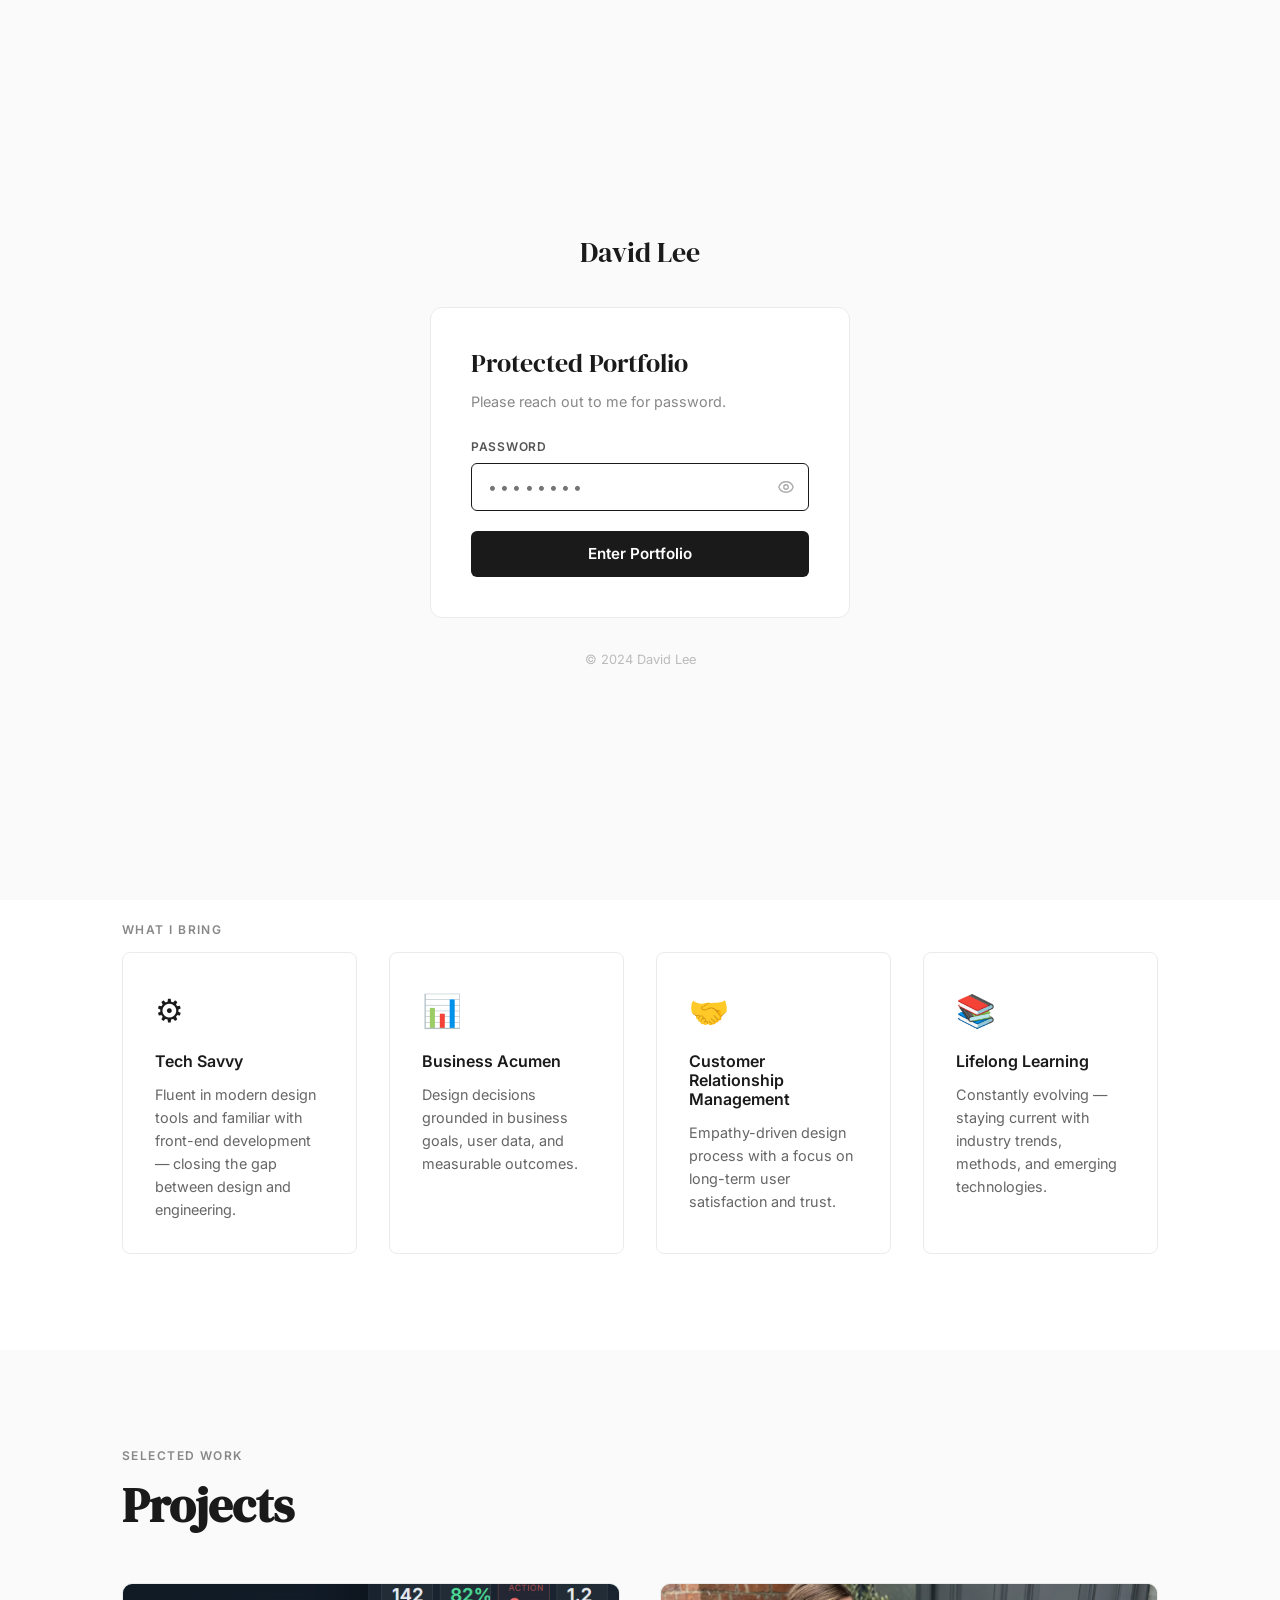
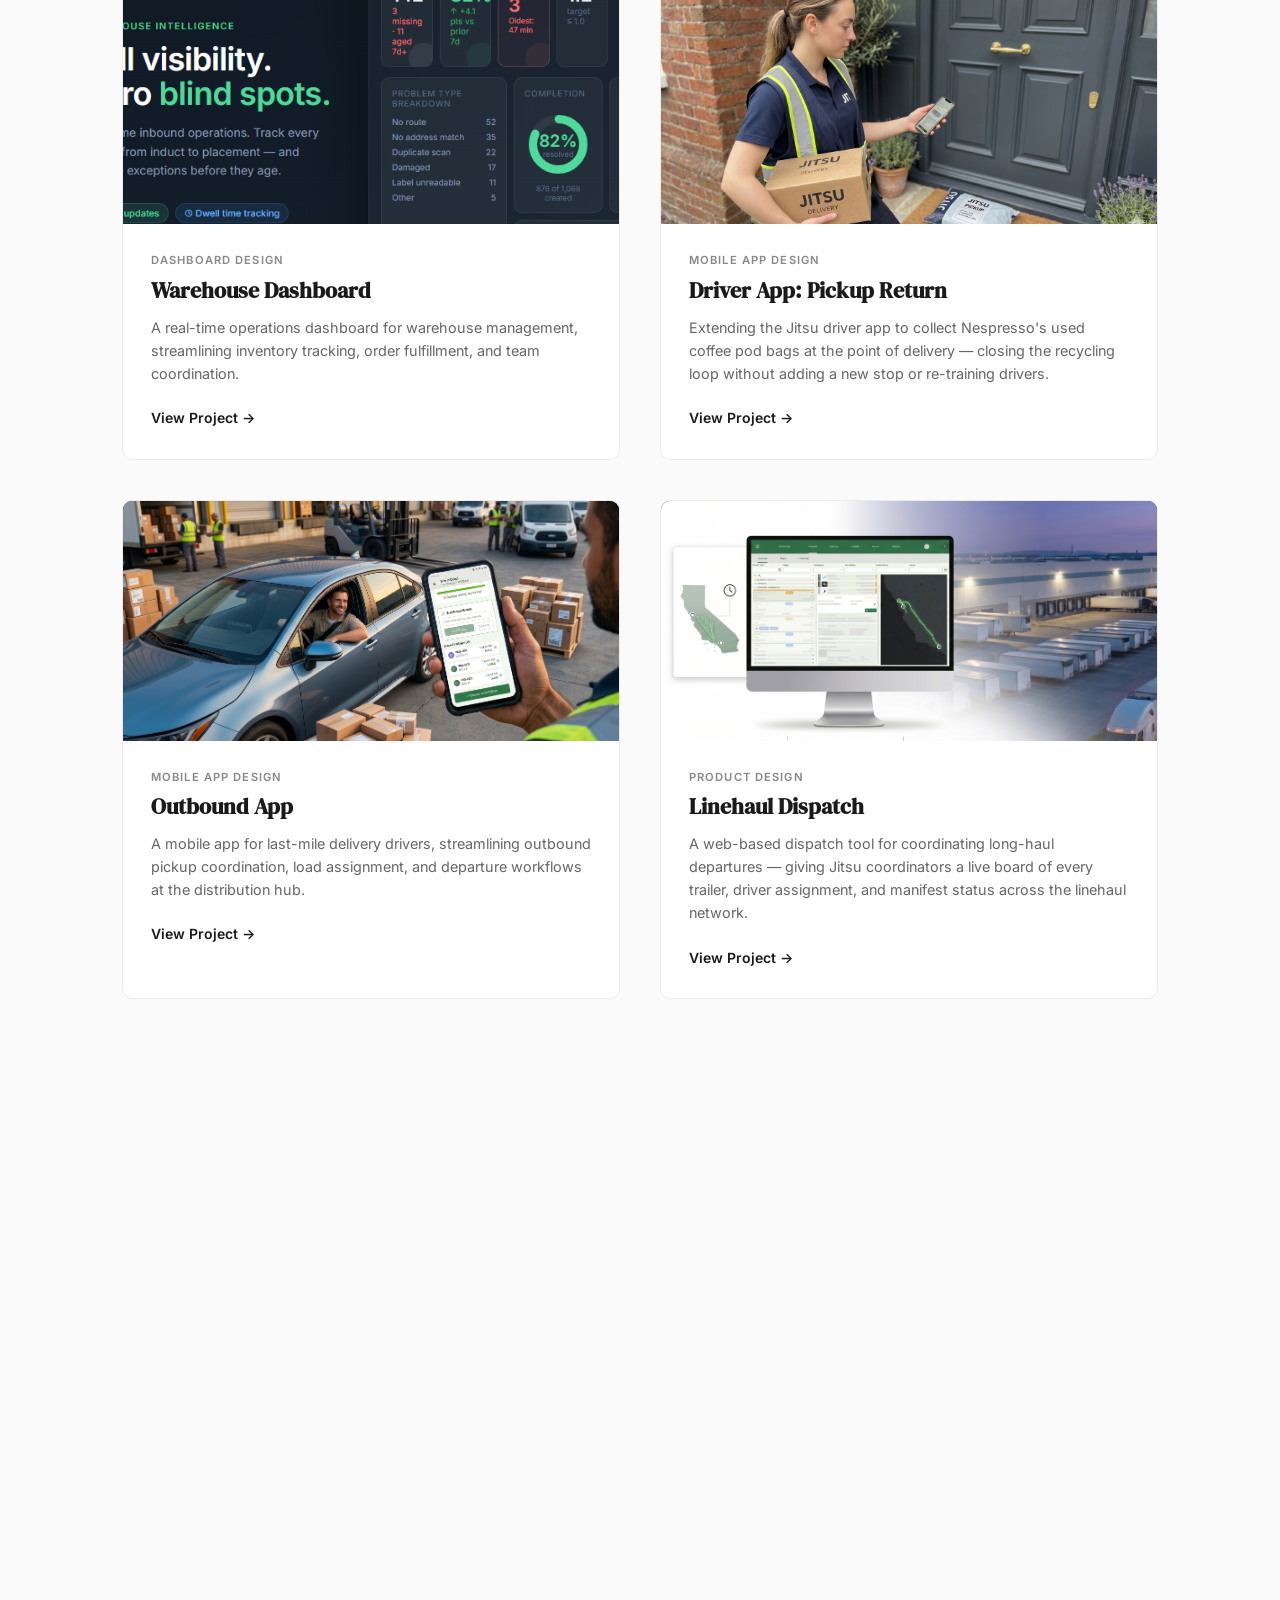
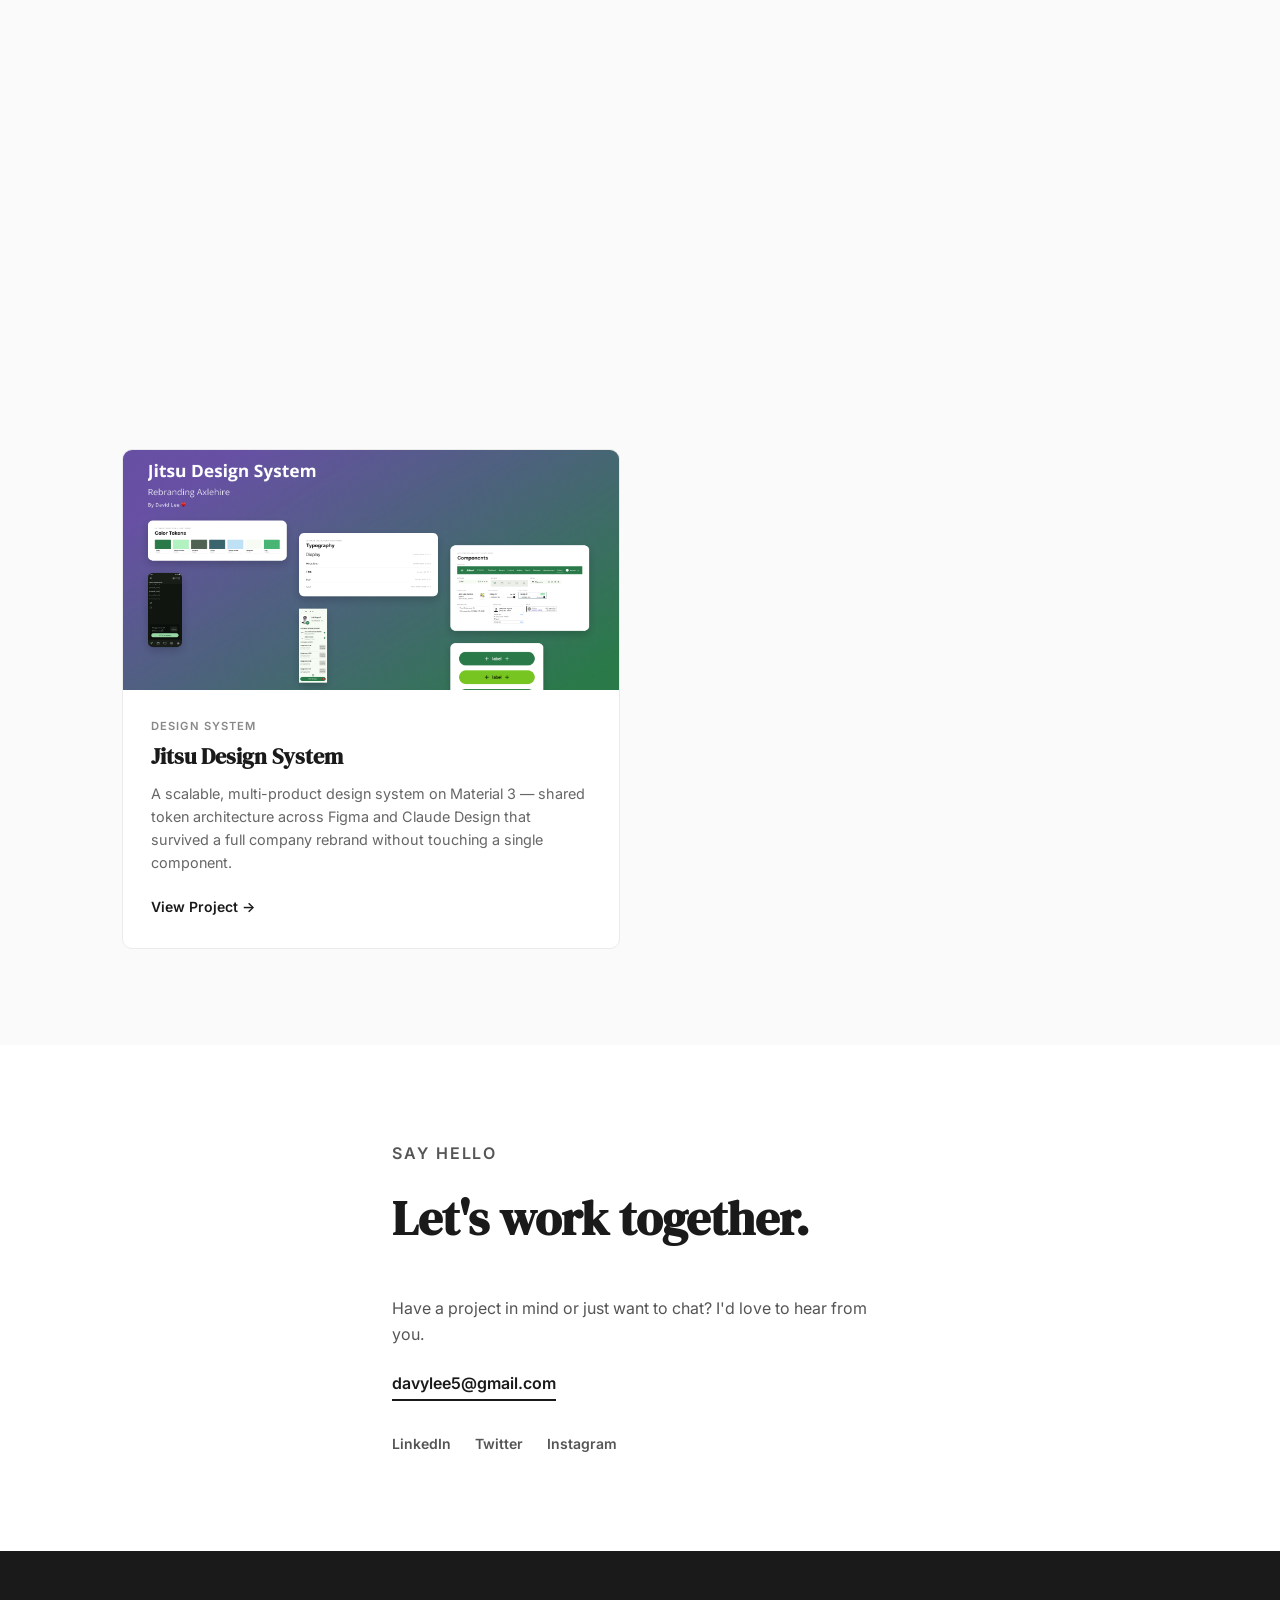
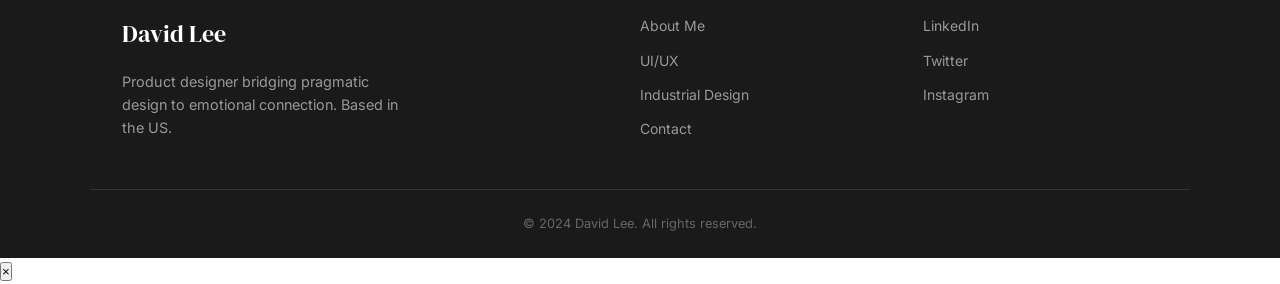
<file: driver-app-pickup-return.html>
﻿<!DOCTYPE html>
<html lang="en">
<head>
  <meta charset="UTF-8" />
  <meta name="viewport" content="width=device-width, initial-scale=1.0" />
  <title>Driver App: Pickup Return — David Lee</title>
  <link rel="preconnect" href="https://fonts.googleapis.com" />
  <link rel="preconnect" href="https://fonts.gstatic.com" crossorigin />
  <link href="https://fonts.googleapis.com/css2?family=DM+Serif+Display&family=Inter:wght@400;500;600&family=Open+Sans:wght@400;600&display=swap" rel="stylesheet" />
  <link rel="stylesheet" href="styles.css" />
  <link rel="stylesheet" href="case-study.css" />
  <script src="auth.js"></script>
  <!-- Google Analytics -->
  <script async src="https://www.googletagmanager.com/gtag/js?id=G-5YFQMYE4YG"></script>
  <script>
    window.dataLayer = window.dataLayer || [];
    function gtag(){dataLayer.push(arguments);}
    gtag('js', new Date());
    gtag('config', 'G-5YFQMYE4YG');
  </script>
</head>
<body>

  <!-- NAV -->
  <nav class="nav">
    <div class="nav__inner">
      <a href="index.html" class="nav__logo">David Lee</a>
      <ul class="nav__links">
        <li><a href="about.html">About Me</a></li>
        <li><a href="index.html#work">UI/UX</a></li>
        <li><a href="industrial-design.html">Industrial Design</a></li>
        <li><a href="https://docs.google.com/document/d/1jmt5-kHcd_fUzU9VFfjhh3RPl4ZJAEqT/edit?usp=sharing&ouid=112222338907735744444&rtpof=true&sd=true" target="_blank">Resume</a></li>
        <li><a href="index.html#contact" class="nav__cta">Contact</a></li>
      </ul>
      <button class="nav__burger" aria-label="Toggle menu">
        <span></span><span></span><span></span>
      </button>
    </div>
  </nav>

  <!-- CASE STUDY HERO -->
  <section class="cs-hero">
    <div class="container cs-hero__inner">
      <a href="index.html#work" class="cs-back">&larr; Back to Projects</a>
      <span class="project-card__tag">Mobile App Design</span>
      <h1 class="cs-hero__title">Driver App: Pickup Return</h1>
      <p class="cs-hero__sub">Extending Jitsu's driver app to collect Nespresso's used coffee pod bags at the point of delivery — turning every reorder into a recycling event without adding a new stop, a new app, or re-training drivers.</p>
      <div class="cs-meta">
        <div class="cs-meta__item">
          <span class="cs-meta__label">Role</span>
          <span class="cs-meta__value">Product Designer</span>
        </div>
        <div class="cs-meta__item">
          <span class="cs-meta__label">Client</span>
          <span class="cs-meta__value">Nespresso × Jitsu</span>
        </div>
        <div class="cs-meta__item">
          <span class="cs-meta__label">Platform</span>
          <span class="cs-meta__value">iOS Mobile App</span>
        </div>
        <div class="cs-meta__item">
          <span class="cs-meta__label">Shipped</span>
          <span class="cs-meta__value">July 2024</span>
        </div>
      </div>
    </div>
  </section>

  <!-- HERO IMAGE -->
  <div class="cs-cover">
    <div class="cs-cover__img cs-cover__img--driver"></div>
  </div>

  <!-- OVERVIEW -->
  <section class="cs-section">
    <div class="container cs-two-col">
      <div class="cs-two-col__sidebar">
        <p class="section-label">Overview</p>
      </div>
      <div class="cs-two-col__body">
        <h2 class="cs-section__title">The Challenge</h2>
        <p>Nespresso needed a way to collect used aluminum pod bags from customers at scale, but adding a dedicated pickup route was logistically impractical. The opportunity was already on the road: when a Nespresso customer reorders pods, a Jitsu driver is already headed to their address for the delivery. That same stop could close the recycling loop — deliver new pods, collect the old bag.</p>
        <p>The existing driver app only handled outbound deliveries. There was no concept of collecting something from a customer at a drop-off stop, no conditional stop logic, and no flow for logging a physical handoff that required a verifiable chain of custody. The goal was to add this workflow to an app drivers used every day without disrupting the patterns they already knew — and without ever blocking a driver from completing their delivery if the customer wasn't ready.</p>
      </div>
    </div>
  </section>

  <!-- DIVIDER -->
  <div class="cs-divider"></div>

  <!-- RESEARCH -->
  <section class="cs-section">
    <div class="container cs-two-col">
      <div class="cs-two-col__sidebar">
        <p class="section-label">Research</p>
      </div>
      <div class="cs-two-col__body">
        <h2 class="cs-section__title">Understanding the Context</h2>
        <p>Before designing anything new, I spent time reviewing the existing driver app's flows — particularly the inbound scan and route confirmation patterns — and aligned with Nespresso and Jitsu stakeholders on the operational requirements. Several constraints shaped the design from the start:</p>
        <ul class="cs-list">
          <li>The pickup is <strong>conditional</strong> — the return flow only appears when the customer's order includes a return bag. Most stops are delivery-only; drivers shouldn't see anything different on those.</li>
          <li>Drivers <strong>cannot be blocked</strong> from completing a delivery if the customer isn't home or doesn't have the bag ready. A missed scan is not a blocker.</li>
          <li>Nespresso required a <strong>barcode-scanned chain of custody</strong> for each collected bag to satisfy their recycling audit requirements — a simple checkbox wasn't sufficient.</li>
          <li>Collected bags must go to the <strong>main warehouse only</strong>, not a mobile hub. This distinction was operationally critical but easy to miss without explicit copy.</li>
          <li><strong>Phase 1 included no additional driver pay</strong> for the collection. The experience needed to feel low-effort and secondary — not a second job layered on top of the delivery.</li>
        </ul>
        <div class="cs-callout">
          <p>"I'm already at their door with a package — if they hand me a bag, I'll take it. But I'm not going to knock twice or wait around."</p>
          <span>— Driver, contextual interview</span>
        </div>
      </div>
    </div>
  </section>

  <!-- AFFINITY MAP -->
  <div class="container">
    <figure class="cs-figure">
      <img src="images/affinity-pickup-return.png" alt="Affinity map from driver interviews — grouped pain points into three themes: visibility, latency, and coordination" />
      <figcaption>Affinity map from driver interviews — grouped pain points into three themes: visibility, latency, and coordination.</figcaption>
    </figure>
  </div>

  <!-- FLOW MAP -->
  <div class="container">
    <figure class="cs-figure">
      <img src="images/dapr-workflow-map.png" alt="3-phase workflow map showing the pickup return flow — collect at stop, track through route, and deposit at warehouse, with decision points and edge cases" />
      <figcaption>3-phase workflow map — collect at stop, complete route, deposit at warehouse. Annotated with decision points, conditional logic, and edge cases.</figcaption>
    </figure>
  </div>

  <!-- DIVIDER -->
  <div class="cs-divider"></div>

  <!-- PROCESS -->
  <section class="cs-section">
    <div class="container cs-two-col">
      <div class="cs-two-col__sidebar">
        <p class="section-label">Process</p>
      </div>
      <div class="cs-two-col__body">
        <h2 class="cs-section__title">Extending Without Disrupting</h2>
        <p>The core design principle was reuse. Every driver already knew how to scan a barcode, accept a route, and confirm an action in the app. The pickup return flow needed to feel like it had always been there — not like a bolt-on feature. I audited the existing scan UI, the route confirmation screen, and the post-delivery confirmation patterns before writing a single new screen.</p>
        <ul class="cs-list">
          <li><strong>Route Confirmation</strong> — The existing acceptance screen needed a clear notice that the route includes customer returns. I introduced a highlighted callout above the acceptance CTA so drivers couldn't miss it — and rewrote the acceptance text to make responsibility for the returns explicit. Drivers who don't want that responsibility can decline.</li>
          <li><strong>Scanner</strong> — The existing pickup scan UI (already used for inbound parcels) was reused with minimal changes. The only addition was the instruction copy: "Scan customer return package." Same camera view, same corner-bracket overlay, same CTA pattern.</li>
          <li><strong>Nothing Scanned state</strong> — The most important edge case. If a driver taps "Done Scanning" without scanning anything, they land on a "Collect Customer Returns" screen showing the unscanned item with a red indicator. They can return to the scanner or tap Done to proceed. The delivery is never blocked.</li>
          <li><strong>Deposit flow</strong> — At end of route, a bottom sheet on the Active Assignment map prompts the driver to deposit collected items. The flow gives the warehouse address, a tap-to-navigate Maps link, and "I've Arrived" to confirm. Designed to feel low-pressure — "at your convenience" language, not urgent.</li>
        </ul>
      </div>
    </div>
  </section>

  <!-- LO-FI WIREFRAMES -->
  <div class="container">
    <figure class="cs-figure">
      <img src="images/early wireframe- pickup- return.png" alt="Early wireframes for the pickup return flow — route confirmation with return notice, scanner entry, nothing-scanned state, and deposit prompt" />
      <figcaption>Early wireframes — route confirmation with return notice, scanner entry, nothing-scanned state, and deposit prompt. Tested the conditional logic and escape hatches before moving to high-fidelity.</figcaption>
    </figure>
  </div>

  <!-- DIVIDER -->
  <div class="cs-divider"></div>

  <!-- SOLUTION -->
  <section class="cs-section">
    <div class="container cs-two-col">
      <div class="cs-two-col__sidebar">
        <p class="section-label">Solution</p>
      </div>
      <div class="cs-two-col__body">
        <h2 class="cs-section__title">The Final Design</h2>
        <p>The feature spans three phases that map to the natural shape of a driver's shift. Each phase reuses existing app patterns and adds only what the new workflow requires:</p>
      </div>
    </div>
    <div class="container cs-features">
      <div class="cs-feature">
        <div class="cs-feature__number">01</div>
        <h3>Collect at the Stop</h3>
        <p>The route confirmation screen flags that the route includes customer returns and rewrites the acceptance CTA to make the driver's responsibility explicit. At the flagged stop, after delivery, the driver scans the return bag's barcode or skips if the customer isn't ready — they are never blocked from completing the delivery.</p>
      </div>
      <div class="cs-feature">
        <div class="cs-feature__number">02</div>
        <h3>Track Through the Route</h3>
        <p>Scanned bags are counted and surfaced throughout the active route so the driver always knows how many returns they're carrying. Unscanned items from skipped stops are also logged for ops visibility without requiring the driver to do anything additional.</p>
      </div>
      <div class="cs-feature">
        <div class="cs-feature__number">03</div>
        <h3>Deposit at the Warehouse</h3>
        <p>At route end, a non-blocking bottom sheet on the map prompts the driver to deposit collected bags at the main warehouse. The flow provides the address, tap-to-navigate, and a single "I've Arrived" confirmation. Copy explicitly states main warehouse only — not a mobile hub — eliminating a routing error discovered in early testing.</p>
      </div>
    </div>
  </section>

  <!-- HI-FI SCREENS -->
  <div class="container">
    <figure class="cs-figure">
      <img src="images/hi-fi-pickup-return.jpg" alt="High-fidelity screens — route confirmation with return notice, barcode scanner, nothing-scanned state with unscanned item listed, scanned confirmation, deposit prompt bottom sheet, and warehouse address with I've Arrived CTA" />
      <figcaption>High-fidelity screens — route confirmation with return notice, barcode scanner, nothing-scanned state with unscanned item listed, scanned confirmation, deposit prompt bottom sheet, and warehouse address with "I've Arrived" CTA.</figcaption>
    </figure>
  </div>

  <!-- DIVIDER -->
  <div class="cs-divider"></div>

  <!-- EDGE CASES -->
  <section class="cs-section">
    <div class="container cs-two-col">
      <div class="cs-two-col__sidebar">
        <p class="section-label">Edge Cases</p>
      </div>
      <div class="cs-two-col__body">
        <h2 class="cs-section__title">Language, Copy, and the Cases That Matter</h2>
        <p>Two decisions that came out of testing had an outsized impact on how the feature was understood — neither involved adding a screen:</p>
        <ul class="cs-list">
          <li><strong>"Deposit Return(s)" not "Complete Return(s)"</strong> — Early screens used "Complete Return." Drivers misread this as completing a failed delivery return — a completely different (and more stressful) workflow they were already familiar with. Changing to "Deposit Return" reframed the action as a physical drop-off, not a logistics resolution. Confusion dropped immediately in follow-up testing.</li>
          <li><strong>"Main warehouse only, not mobile hub"</strong> — In early testing, drivers were depositing bags at the nearest mobile hub rather than the main warehouse because the app didn't specify. A single added line in the deposit address card eliminated the error entirely. Small copy, meaningful operational impact.</li>
          <li><strong>Lost or uncollected items</strong> — If a bag expected on the route was never scanned (customer skipped it), the app surfaces it as an unscanned item at the deposit stage. The driver can log it and move on; ops sees it for follow-up. Drivers are not penalized for items they couldn't collect.</li>
        </ul>
      </div>
    </div>
  </section>

  <!-- EDGE CASES -->
  <div class="container">
    <figure class="cs-figure">
      <img src="images/edge-pickup-return.png" alt="Edge case screens — nothing-scanned state with unscanned item and red indicator, and deposit flow with warehouse-only instruction copy" />
      <figcaption>Edge case screens — nothing-scanned state with unscanned item and red indicator, and deposit flow with warehouse-only instruction copy.</figcaption>
    </figure>
  </div>

  <!-- DIVIDER -->
  <div class="cs-divider"></div>

  <!-- RESULTS -->
  <section class="cs-section">
    <div class="container cs-two-col">
      <div class="cs-two-col__sidebar">
        <p class="section-label">Results</p>
      </div>
      <div class="cs-two-col__body">
        <h2 class="cs-section__title">Impact</h2>
        <p>The Pickup Return feature shipped in July 2024 as part of Jitsu's Nespresso delivery partnership. Because the flow was built into the existing app with no new training required, driver adoption was frictionless from day one.</p>
      </div>
    </div>
    <div class="container cs-stats">
      <div class="cs-stat">
        <span class="cs-stat__number">0</span>
        <p>New apps, new routes, or additional vehicles — the collection is fully absorbed into existing deliveries</p>
      </div>
      <div class="cs-stat">
        <span class="cs-stat__number">100%</span>
        <p>Closed-loop reverse logistics — used pods ride back on existing delivery routes, eliminating extra vehicle trips and the CO2 emissions they'd add</p>
      </div>
      <div class="cs-stat">
        <span class="cs-stat__number">95%</span>
        <p>Less energy required to melt collected aluminum pods into raw sheet stock, compared to mining and refining brand-new bauxite</p>
      </div>
    </div>
  </section>

  <!-- DIVIDER -->
  <div class="cs-divider"></div>

  <!-- REFLECTION -->
  <section class="cs-section">
    <div class="container cs-two-col">
      <div class="cs-two-col__sidebar">
        <p class="section-label">Reflection</p>
      </div>
      <div class="cs-two-col__body">
        <h2 class="cs-section__title">What I Learned</h2>
        <p>The most valuable thing I did on this project wasn't designing a new screen — it was deciding which screens not to design. The scanner, the confirmation card, the bottom sheet: all of those existed. The work was in identifying where the existing patterns could carry the new workflow and where they needed a specific addition. Getting that boundary right kept the feature light enough that drivers didn't feel they'd been given a new job.</p>
        <p>The language iteration from "Complete Return" to "Deposit Return" was a reminder that copy is part of the design. A word change that takes thirty seconds to make can undo a flow that took weeks to build — in either direction. The most important design decisions in this project were often the smallest ones.</p>
      </div>
    </div>
  </section>

  <!-- NEXT PROJECT -->
  <section class="cs-next">
    <div class="container cs-next__inner">
      <p class="section-label">Next Project</p>
      <h2>Outbound App</h2>
      <a href="outbound-app.html" class="btn btn--primary">View Project &rarr;</a>
    </div>
  </section>

  <!-- FOOTER -->
  <footer class="footer">
    <div class="container footer__inner">
      <div class="footer__brand">
        <span class="footer__logo">David Lee</span>
        <p>Product designer bridging pragmatic design to emotional connection. Based in the US.</p>
      </div>
      <nav class="footer__nav">
        <a href="about.html">About Me</a>
        <a href="index.html#work">UI/UX</a>
        <a href="industrial-design.html">Industrial Design</a>
        <a href="index.html#contact">Contact</a>
      </nav>
      <div class="footer__socials">
        <a href="https://www.linkedin.com/in/wdavidl/" target="_blank" rel="noopener">LinkedIn</a>
        <a href="#" target="_blank" rel="noopener">Twitter</a>
        <a href="#" target="_blank" rel="noopener">Instagram</a>
      </div>
    </div>
    <div class="footer__bottom">
      <p>&copy; 2024 David Lee. All rights reserved.</p>
    </div>
  </footer>

  <!-- LIGHTBOX -->
  <div class="lightbox" id="lightbox">
    <button class="lightbox__close" id="lightbox-close">&times;</button>
    <img class="lightbox__img" id="lightbox-img" src="" alt="" />
  </div>

  <script src="script.js"></script>
</body>
</html>
</file>
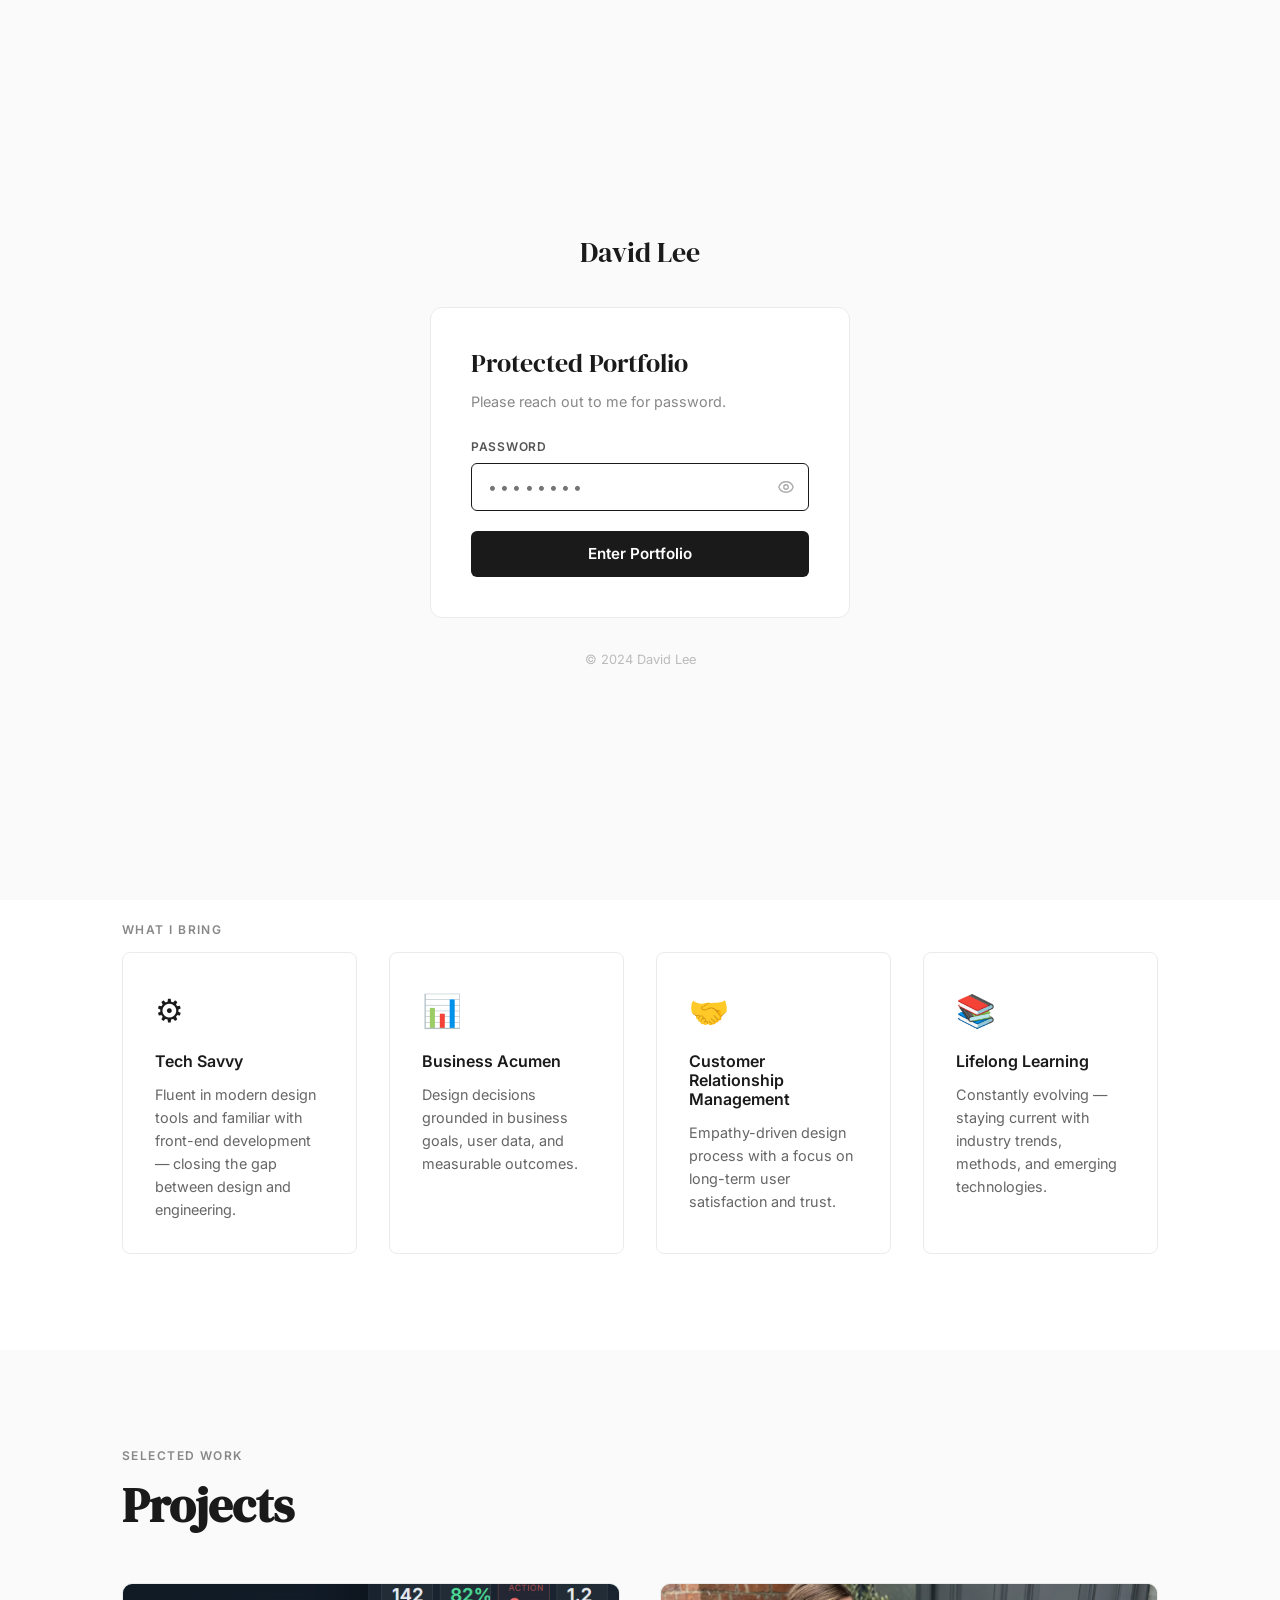
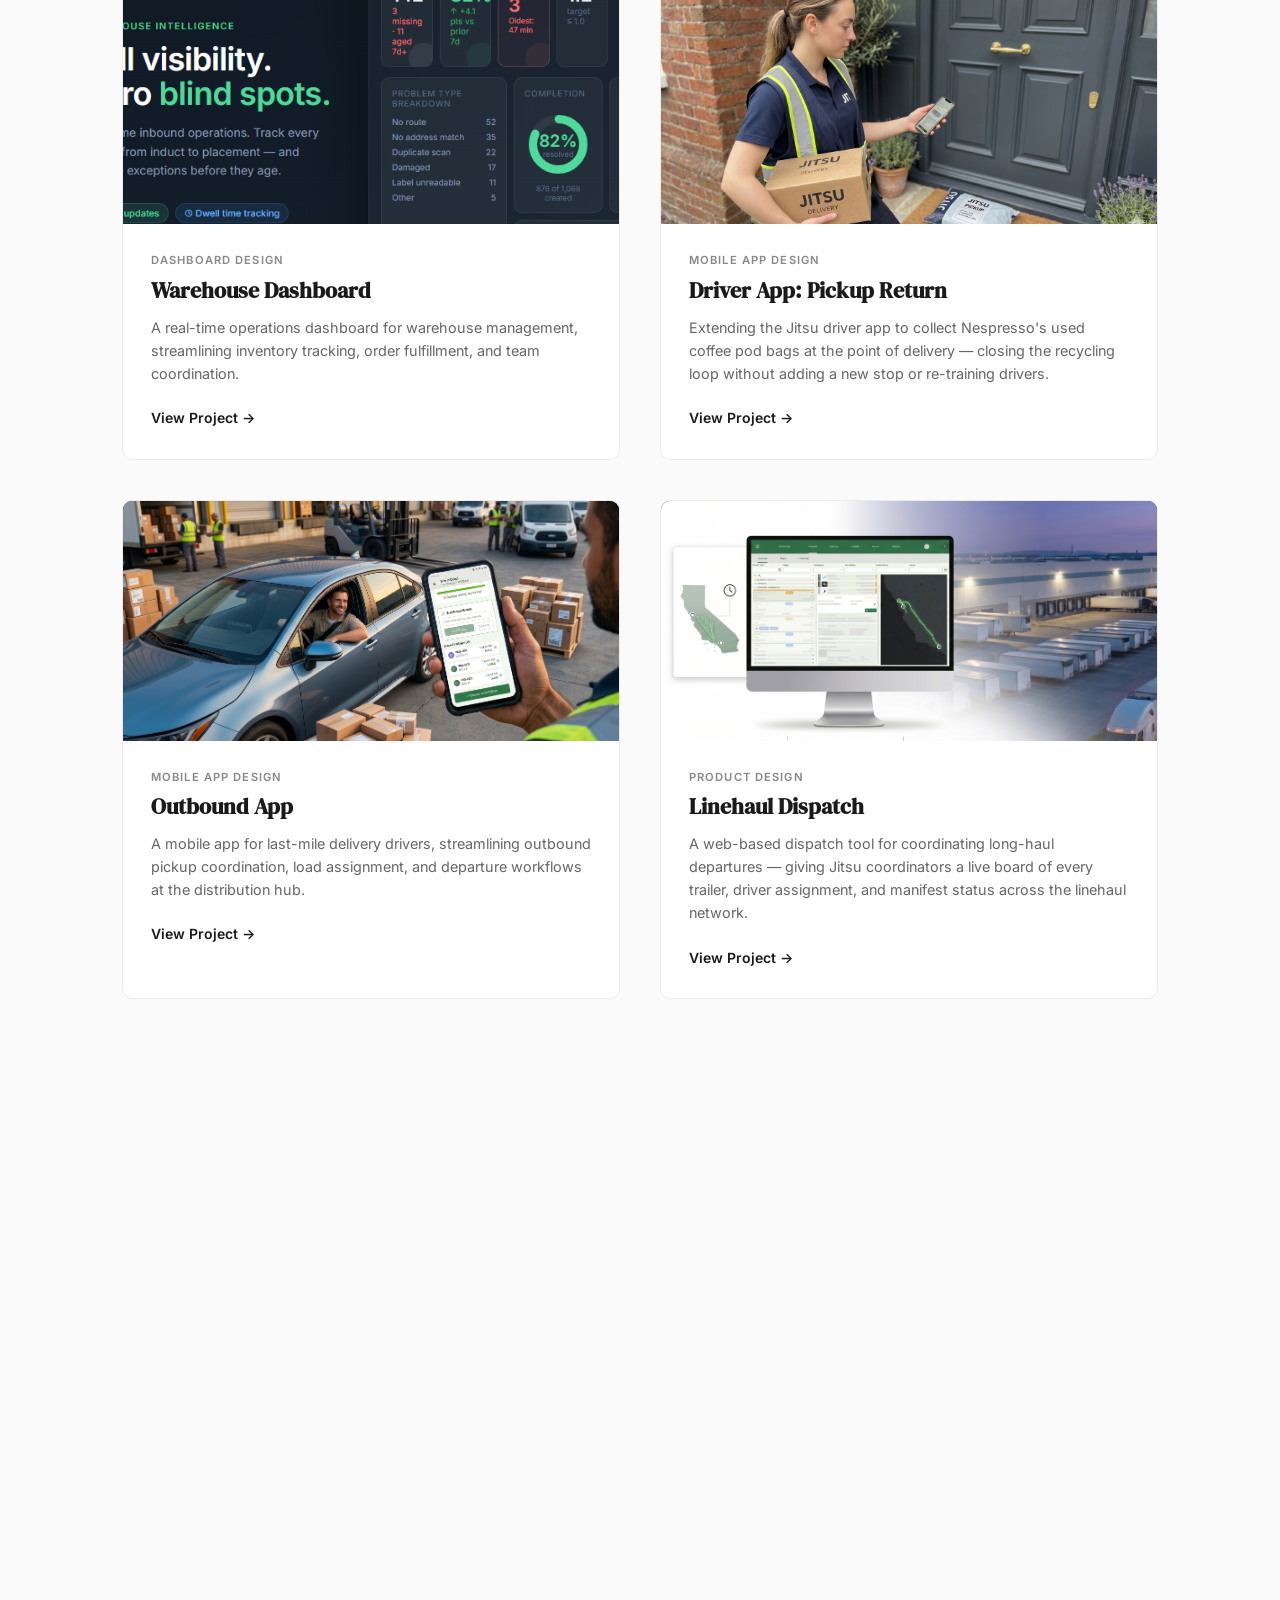
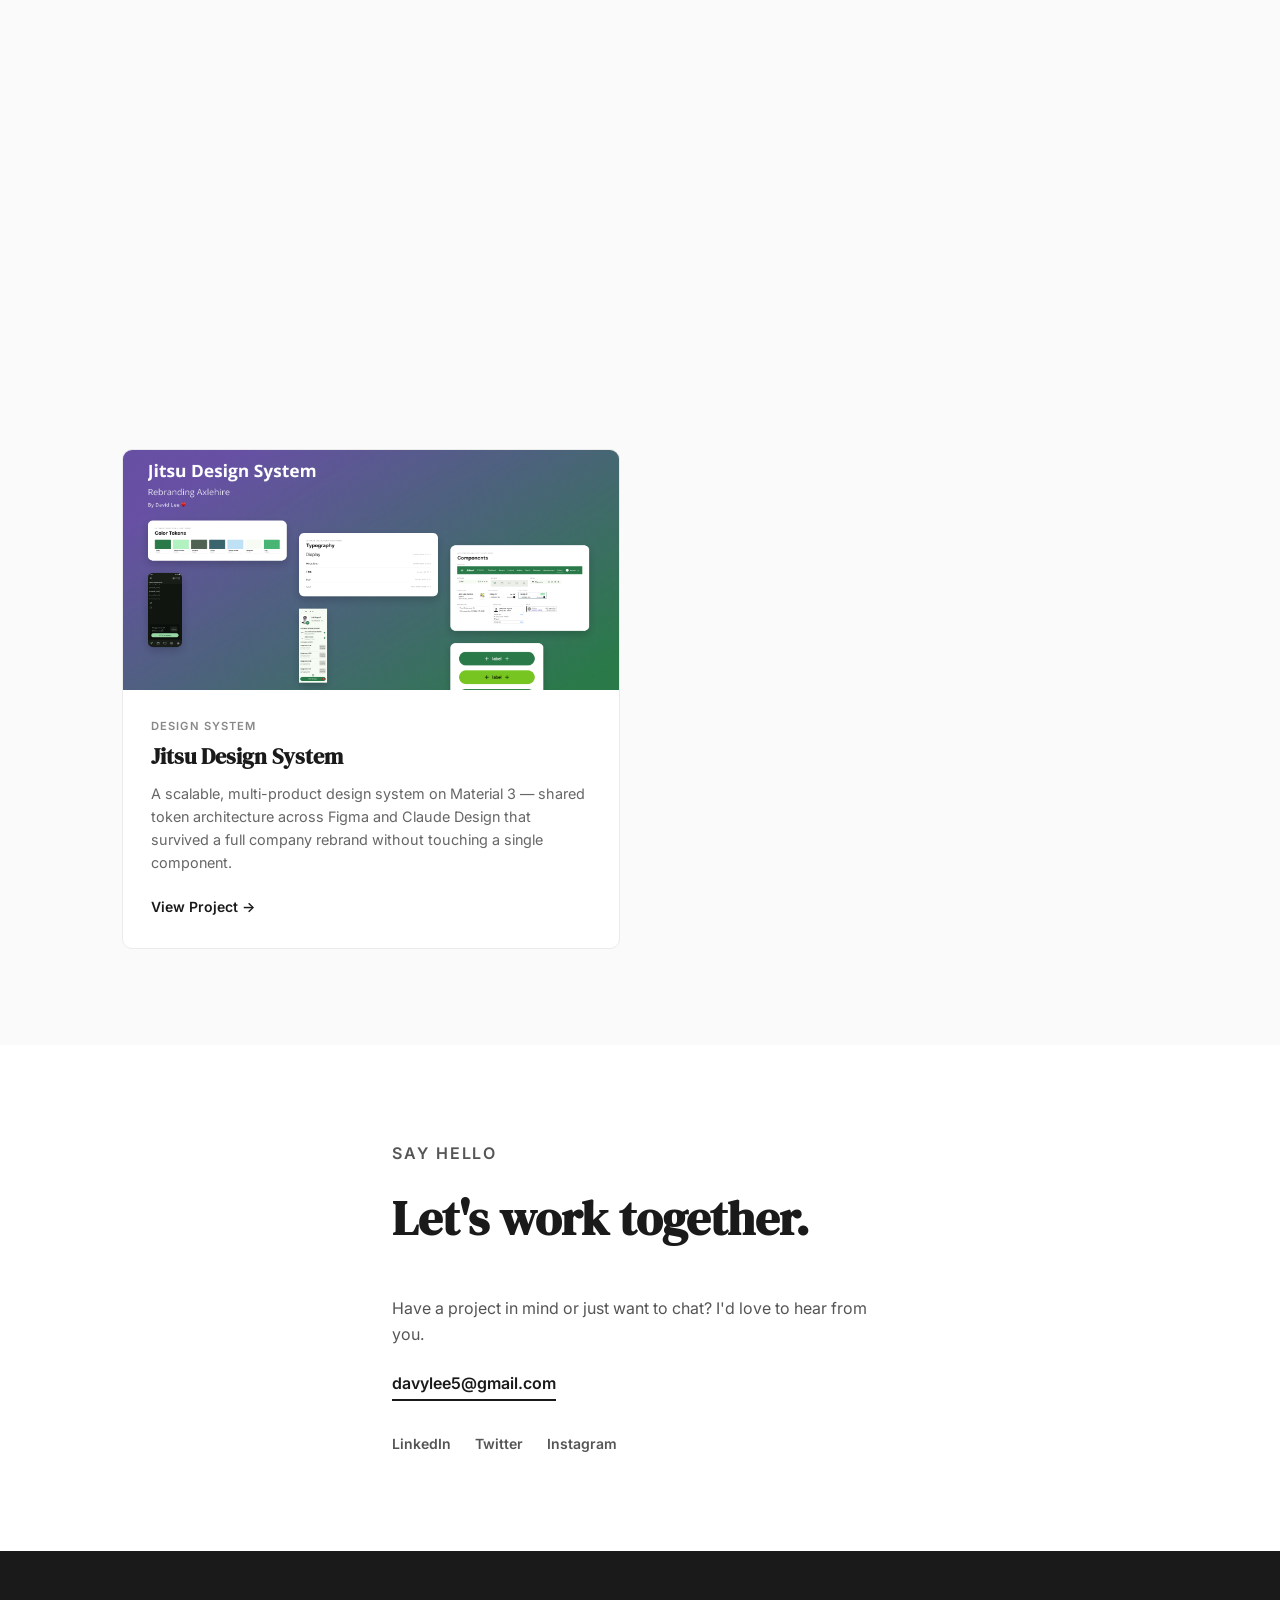
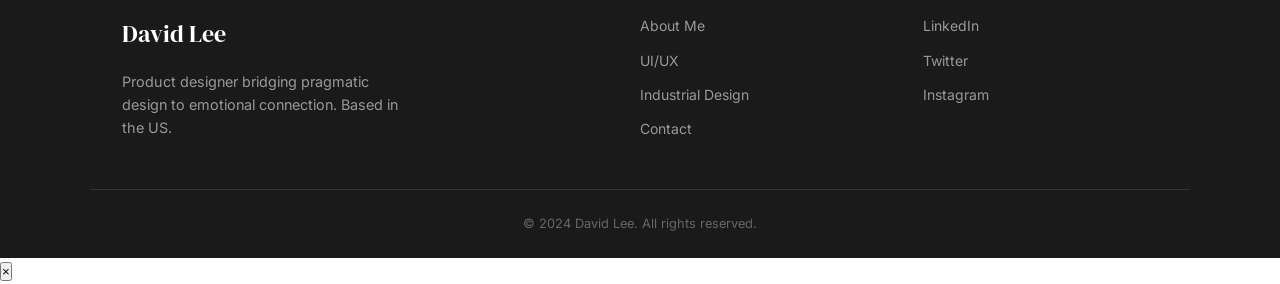
<file: edison-future-ev.html>
<!DOCTYPE html>
<html lang="en">
<head>
  <meta charset="UTF-8" />
  <meta name="viewport" content="width=device-width, initial-scale=1.0" />
  <title>EdisonFuture EV Design — David Lee</title>
  <link rel="preconnect" href="https://fonts.googleapis.com" />
  <link rel="preconnect" href="https://fonts.gstatic.com" crossorigin />
  <link href="https://fonts.googleapis.com/css2?family=DM+Serif+Display&family=Inter:wght@400;500;600&family=Open+Sans:wght@400;600&display=swap" rel="stylesheet" />
  <link rel="stylesheet" href="styles.css" />
  <link rel="stylesheet" href="case-study.css" />
  <script src="auth.js"></script>

  <style>
    body.project-gate-open { overflow: hidden; }

    #project-gate {
      position: fixed;
      inset: 0;
      z-index: 9999;
      background: #fafafa;
      display: flex;
      flex-direction: column;
      align-items: center;
      justify-content: center;
      padding: 2rem;
    }

    #project-gate .gate {
      width: 100%;
      max-width: 420px;
      display: flex;
      flex-direction: column;
      align-items: center;
      gap: 2rem;
    }

    #project-gate .gate__logo {
      font-family: 'DM Serif Display', serif;
      font-size: 1.75rem;
      color: #1a1a1a;
    }

    #project-gate .gate__card {
      width: 100%;
      background: #fff;
      border: 1px solid #ebebeb;
      border-radius: 12px;
      padding: 2.5rem;
      display: flex;
      flex-direction: column;
      gap: 1.5rem;
    }

    #project-gate .gate__heading {
      font-family: 'DM Serif Display', serif;
      font-size: 1.6rem;
      color: #1a1a1a;
      font-weight: 400;
      line-height: 1.2;
    }

    #project-gate .gate__sub {
      font-size: 0.9rem;
      color: #888;
      line-height: 1.6;
      margin-top: -0.75rem;
    }

    #project-gate .gate__field {
      display: flex;
      flex-direction: column;
      gap: 0.4rem;
    }

    #project-gate .gate__label {
      font-size: 0.75rem;
      font-weight: 600;
      letter-spacing: 0.06em;
      text-transform: uppercase;
      color: #555;
    }

    #project-gate .gate__input-wrap {
      position: relative;
      display: flex;
      align-items: center;
    }

    #project-gate .gate__input {
      width: 100%;
      padding: 0.8rem 3rem 0.8rem 1rem;
      border: 1px solid #ddd;
      border-radius: 6px;
      font-family: 'Inter', sans-serif;
      font-size: 1rem;
      color: #1a1a1a;
      background: #fafafa;
      transition: border-color 0.2s, background 0.2s;
      letter-spacing: 0.2em;
    }

    #project-gate .gate__input:focus {
      outline: none;
      border-color: #1a1a1a;
      background: #fff;
    }

    #project-gate .gate__input.error {
      border-color: #c0392b;
      background: #fff8f7;
    }

    #project-gate .gate__toggle {
      position: absolute;
      right: 0.85rem;
      background: none;
      border: none;
      cursor: pointer;
      color: #aaa;
      padding: 0;
      display: flex;
      align-items: center;
      transition: color 0.2s;
    }

    #project-gate .gate__toggle:hover { color: #555; }

    #project-gate .gate__toggle svg {
      width: 18px;
      height: 18px;
      pointer-events: none;
    }

    #project-gate .gate__error {
      font-size: 0.8rem;
      color: #c0392b;
      font-weight: 500;
      display: none;
    }

    #project-gate .gate__error.visible { display: block; }

    #project-gate .gate__btn {
      width: 100%;
      padding: 0.85rem;
      background: #1a1a1a;
      color: #fff;
      border: none;
      border-radius: 6px;
      font-family: 'Inter', sans-serif;
      font-size: 0.95rem;
      font-weight: 600;
      cursor: pointer;
      transition: background 0.2s, transform 0.1s;
    }

    #project-gate .gate__btn:hover { background: #333; }
    #project-gate .gate__btn:active { transform: scale(0.98); }

    #project-gate .gate__back {
      font-size: 0.8rem;
      color: #bbb;
      text-align: center;
    }

    #project-gate .gate__back a {
      color: #888;
      text-decoration: underline;
    }
  </style>

  <!-- Google Analytics -->
  <script async src="https://www.googletagmanager.com/gtag/js?id=G-5YFQMYE4YG"></script>
  <script>
    window.dataLayer = window.dataLayer || [];
    function gtag(){dataLayer.push(arguments);}
    gtag('js', new Date());
    gtag('config', 'G-5YFQMYE4YG');
  </script>
</head>
<body class="project-gate-open">

  <!-- PROJECT GATE -->
  <div id="project-gate">
    <div class="gate">
      <span class="gate__logo">David Lee</span>

      <div class="gate__card">
        <h1 class="gate__heading">Protected Case Study</h1>
        <p class="gate__sub">This project is under NDA. Enter the password to view.</p>

        <form id="project-gate-form" novalidate>
          <div class="gate__field">
            <label class="gate__label" for="project-password">Password</label>
            <div class="gate__input-wrap">
              <input
                class="gate__input"
                type="password"
                id="project-password"
                autocomplete="current-password"
                placeholder="••••••••"
                autofocus
              />
              <button type="button" class="gate__toggle" id="project-gate-toggle" aria-label="Show password">
                <svg id="pg-icon-eye" xmlns="http://www.w3.org/2000/svg" fill="none" viewBox="0 0 24 24" stroke="currentColor" stroke-width="1.75">
                  <path stroke-linecap="round" stroke-linejoin="round" d="M2.458 12C3.732 7.943 7.523 5 12 5c4.478 0 8.268 2.943 9.542 7-1.274 4.057-5.064 7-9.542 7-4.477 0-8.268-2.943-9.542-7z" />
                  <circle cx="12" cy="12" r="3" stroke-linecap="round" stroke-linejoin="round" />
                </svg>
                <svg id="pg-icon-eye-off" xmlns="http://www.w3.org/2000/svg" fill="none" viewBox="0 0 24 24" stroke="currentColor" stroke-width="1.75" style="display:none">
                  <path stroke-linecap="round" stroke-linejoin="round" d="M13.875 18.825A10.05 10.05 0 0112 19c-4.477 0-8.268-2.943-9.542-7a9.97 9.97 0 012.19-3.568M6.53 6.53A9.97 9.97 0 0112 5c4.478 0 8.268 2.943 9.542 7a9.972 9.972 0 01-4.043 5.306M6.53 6.53L3 3m3.53 3.53l11 11M17.47 17.47L21 21" />
                </svg>
              </button>
            </div>
            <span class="gate__error" id="project-gate-error">Incorrect password. Please try again.</span>
          </div>

          <div style="margin-top: 1.25rem;">
            <button type="submit" class="gate__btn">View Case Study</button>
          </div>
        </form>
      </div>

      <p class="gate__back"><a href="index.html">&larr; Back to portfolio</a></p>
    </div>
  </div>

  <!-- NAV -->
  <nav class="nav">
    <div class="nav__inner">
      <a href="index.html" class="nav__logo">David Lee</a>
      <ul class="nav__links">
        <li><a href="about.html">About Me</a></li>
        <li><a href="index.html#work">UI/UX</a></li>
        <li><a href="industrial-design.html">Industrial Design</a></li>
        <li><a href="https://docs.google.com/document/d/1jmt5-kHcd_fUzU9VFfjhh3RPl4ZJAEqT/edit?usp=sharing&ouid=112222338907735744444&rtpof=true&sd=true" target="_blank">Resume</a></li>
        <li><a href="index.html#contact" class="nav__cta">Contact</a></li>
      </ul>
      <button class="nav__burger" aria-label="Toggle menu">
        <span></span><span></span><span></span>
      </button>
    </div>
  </nav>

  <!-- CASE STUDY HERO -->
  <section class="cs-hero">
    <div class="container cs-hero__inner">
      <a href="index.html#work" class="cs-back">&larr; Back to Projects</a>
      <span class="project-card__tag">Product Design</span>
      <h1 class="cs-hero__title">EdisonFuture EV Design</h1>
      <p class="cs-hero__sub">Designing a premium electric pickup truck from the ground up — combining deep field research with ranchers and business owners, multi-platform HMI design, and an ongoing product development process targeting Level 3+ autonomous driving.</p>
      <div class="cs-meta">
        <div class="cs-meta__item">
          <span class="cs-meta__label">Role</span>
          <span class="cs-meta__value">Product Designer</span>
        </div>
        <div class="cs-meta__item">
          <span class="cs-meta__label">Timeline</span>
          <span class="cs-meta__value">Ongoing</span>
        </div>
        <div class="cs-meta__item">
          <span class="cs-meta__label">Platform</span>
          <span class="cs-meta__value">Automotive · HMI</span>
        </div>
        <div class="cs-meta__item">
          <span class="cs-meta__label">Tools</span>
          <span class="cs-meta__value">Figma, Miro, Photoshop, Illustrator</span>
        </div>
      </div>
    </div>
  </section>

  <!-- HERO IMAGE -->
  <div class="cs-cover">
    <div class="cs-cover__img cs-cover__img--edisonfuture"></div>
  </div>

  <!-- OVERVIEW -->
  <section class="cs-section">
    <div class="container cs-two-col">
      <div class="cs-two-col__sidebar">
        <p class="section-label">Overview</p>
      </div>
      <div class="cs-two-col__body">
        <h2 class="cs-section__title">The Challenge</h2>
        <p>EdisonFuture set out to build a premium electric pickup truck — the EF1-T for consumers and EF1-V for commercial fleets — that could compete with the Ford Lightning, Rivian R1T, and Cybertruck while carving out a distinct identity: high-end, futuristic, and purpose-built for real work.</p>
        <p>My role was to lead product design across the full process — from on-site field research with ranchers to HMI design for the in-vehicle interface — while coordinating with the engineering and industrial design teams to align form with function. The project is under NDA and ongoing.</p>
      </div>
    </div>
    <div class="container" style="margin-top: 2.5rem;">
      <img src="images/ef-overview.jpg" alt="EdisonFuture EF1 vehicle overview" style="width:100%; border-radius:10px; border:1px solid #ebebeb;" />
      <p style="font-size:0.8rem; color:#888; margin-top:0.75rem;">EdisonFuture EF1 — the electric pickup platform serving both consumer (EF1-T) and commercial/government (EF1-V) segments.</p>
    </div>
  </section>

  <!-- DIVIDER -->
  <div class="cs-divider"></div>

  <!-- RESEARCH -->
  <section class="cs-section">
    <div class="container cs-two-col">
      <div class="cs-two-col__sidebar">
        <p class="section-label">Research</p>
      </div>
      <div class="cs-two-col__body">
        <h2 class="cs-section__title">Going Where the Users Are</h2>
        <p>Research went well beyond surveys. The team attended major trade shows — LA Auto Show, CES, Intersolar, and ACT Expo — to gather direct feedback from target buyers. We also conducted field studies with working ranchers to observe real truck usage patterns that desk research could never surface.</p>
        <ul class="cs-list">
          <li>Stock trailer hookup and unhooking is a multi-step, time-consuming process — users want it faster and less physically demanding.</li>
          <li>Tongue weight management is critical for towing safety; current solutions create real anxiety on the road.</li>
          <li>Consumer buyers (EF1-T) are business owners with $100k–$150k budgets who want futuristic, high-end design with genuine work capability — not just aesthetics.</li>
          <li>Commercial buyers (EF1-V) include media production crews, medical fleets, K9 rescue teams, and delivery operators — each with distinct utility requirements.</li>
          <li>Mileage anxiety, charging infrastructure, and solar roof limitations are the top adoption barriers for EV truck buyers.</li>
        </ul>
      </div>
    </div>

    <div class="container" style="margin-top: 2.5rem; display: grid; grid-template-columns: 1fr 1fr; gap: 1.5rem; align-items: start;">
      <figure class="cs-figure">
        <img src="images/ef-persona.jpg" alt="Proto-persona: Vincent, Ranch Manager" />
        <figcaption>Proto-persona — Vincent, 45, Ranch Manager, Lake Placid, FL. "Pickup truck became the essential tool in my life."</figcaption>
      </figure>
      <figure class="cs-figure">
        <img src="images/ef-trade-show.jpg" alt="Trade show interview at LA Auto Show" />
        <figcaption>Trade show research — direct user interviews at LA Auto Show, capturing real buyer feedback on EV truck priorities.</figcaption>
      </figure>
    </div>

    <div class="container" style="margin-top: 2rem;">
      <p style="font-size: 0.8rem; font-weight: 600; letter-spacing: 0.08em; text-transform: uppercase; color: #aaa; margin-bottom: 1rem;">Field Study — Trailer Hookup Process</p>
      <div style="display: grid; grid-template-columns: repeat(3, 1fr); gap: 1.5rem;">
        <figure class="cs-figure">
          <img src="images/ef-field-1.jpg" alt="Field study step 1 — trailer unhooking" />
          <figcaption>Step 1 — disconnecting the stock trailer from the hitch.</figcaption>
        </figure>
        <figure class="cs-figure">
          <img src="images/ef-field-2.jpg" alt="Field study step 2 — trailer unhooking" />
          <figcaption>Step 2 — managing tongue weight and stabilizing the trailer.</figcaption>
        </figure>
        <figure class="cs-figure">
          <img src="images/ef-field-3.jpg" alt="Field study step 3 — Wyoming rancher" />
          <figcaption>Step 3 — final disconnect. A process ranchers repeat daily, often alone.</figcaption>
        </figure>
      </div>
    </div>

    <div class="container" style="margin-top: 2rem;">
      <figure class="cs-figure">
        <img src="images/ef-competitor.jpg" alt="Competitor analysis of EV trucks" />
        <figcaption>Competitor analysis — Ford Lightning, Rivian R1T, Cybertruck, and others mapped across range, power, payload, and towing specs.</figcaption>
      </figure>
    </div>
  </section>

  <!-- DIVIDER -->
  <div class="cs-divider"></div>

  <!-- DEFINITION -->
  <section class="cs-section">
    <div class="container cs-two-col">
      <div class="cs-two-col__sidebar">
        <p class="section-label">Definition</p>
      </div>
      <div class="cs-two-col__body">
        <h2 class="cs-section__title">Framing the Design Problem</h2>
        <p>With research complete, the core design challenge crystallised around three tensions that existing EV trucks hadn't fully resolved: safety on the road, genuine utility at the worksite, and the psychological barrier of range anxiety. These were not separate problems — they were connected facets of the same trust gap between EV trucks and their intended buyers.</p>
        <div class="cs-callout">
          <p>"How might we design an EV that can bring safety, convenience and lower the mileage anxiety?"</p>
          <span>— Core HMW statement driving the EdisonFuture design</span>
        </div>
        <p style="margin-top: 1.5rem;">The research also surfaced a revised target group: not the average rancher (median salary ~$53k, too low for the $100k–$150k price point), but ranch managers and business owners in the top income tier — professionals who view a truck as both a tool and a statement of identity.</p>
      </div>
    </div>

    <div class="container" style="margin-top: 2.5rem;">
      <div style="display: grid; grid-template-columns: repeat(2, 1fr); gap: 1.5rem;">
        <div style="background: #fafafa; border: 1px solid #ebebeb; border-radius: 10px; padding: 2rem;">
          <p style="font-size: 0.7rem; font-weight: 700; letter-spacing: 0.1em; text-transform: uppercase; color: #aaa; margin-bottom: 1rem;">EF1-T — Consumer</p>
          <p style="font-size: 0.95rem; font-weight: 600; color: #1a1a1a; margin-bottom: 0.75rem;">Business owner, 35–45, $150k+ income</p>
          <ul style="list-style: none; display: flex; flex-direction: column; gap: 0.5rem;">
            <li style="font-size: 0.9rem; color: #444; padding-left: 1rem; position: relative;"><span style="position:absolute;left:0;color:#bbb;">–</span>Tows boats, ATV trailers, horse trailers up to 17,500 lbs</li>
            <li style="font-size: 0.9rem; color: #444; padding-left: 1rem; position: relative;"><span style="position:absolute;left:0;color:#bbb;">–</span>Wants 6 seats, 37" mud terrain tires, futuristic styling</li>
            <li style="font-size: 0.9rem; color: #444; padding-left: 1rem; position: relative;"><span style="position:absolute;left:0;color:#bbb;">–</span>Needs AC in truck bed, easier hitch, vehicle-to-home charging</li>
            <li style="font-size: 0.9rem; color: #444; padding-left: 1rem; position: relative;"><span style="position:absolute;left:0;color:#bbb;">–</span>"I ordered Cybertruck, but I like this."</li>
          </ul>
        </div>
        <div style="background: #fafafa; border: 1px solid #ebebeb; border-radius: 10px; padding: 2rem;">
          <p style="font-size: 0.7rem; font-weight: 700; letter-spacing: 0.1em; text-transform: uppercase; color: #aaa; margin-bottom: 1rem;">EF1-V — Commercial &amp; Government</p>
          <p style="font-size: 0.95rem; font-weight: 600; color: #1a1a1a; margin-bottom: 0.75rem;">Fleet operators, agencies, enterprises</p>
          <ul style="list-style: none; display: flex; flex-direction: column; gap: 0.5rem;">
            <li style="font-size: 0.9rem; color: #444; padding-left: 1rem; position: relative;"><span style="position:absolute;left:0;color:#bbb;">–</span>Media crews: AV equipment transport</li>
            <li style="font-size: 0.9rem; color: #444; padding-left: 1rem; position: relative;"><span style="position:absolute;left:0;color:#bbb;">–</span>Medical supply fleets &amp; K9 rescue teams</li>
            <li style="font-size: 0.9rem; color: #444; padding-left: 1rem; position: relative;"><span style="position:absolute;left:0;color:#bbb;">–</span>Accessibility-adapted for wheelchair users</li>
            <li style="font-size: 0.9rem; color: #444; padding-left: 1rem; position: relative;"><span style="position:absolute;left:0;color:#bbb;">–</span>Dry cleaning delivery &amp; Hollywood executive transport</li>
          </ul>
        </div>
      </div>
    </div>
  </section>

  <!-- DIVIDER -->
  <div class="cs-divider"></div>

  <!-- IDEATION -->
  <section class="cs-section">
    <div class="container cs-two-col">
      <div class="cs-two-col__sidebar">
        <p class="section-label">Ideation</p>
      </div>
      <div class="cs-two-col__body">
        <h2 class="cs-section__title">Exploring the Design Space</h2>
        <p>Ideation began with a "sensual tech" design direction — a philosophy of blending the raw utility of a working truck with futuristic, emotionally evocative aesthetics. Early sketches explored the EF1 platform across multiple body configurations before narrowing to the pickup truck (EF1-T) and cargo van (EF1-V) as the two production variants.</p>
        <ul class="cs-list">
          <li><strong>EF1-T (Pickup)</strong> — The consumer flagship. 400–800hp, 300–450mi range, 6 seats, 6.5–8ft truck bed, up to 11,000 lbs towing, targeting 2025 production.</li>
          <li><strong>EF1-V (Van)</strong> — The commercial platform. LWB configuration with 4,300mm wheelbase, adaptable cargo space, and fleet management integration.</li>
          <li><strong>Constraints factored in</strong> — Camera mirror systems not yet legal in the US, solar roof limited to ~15mi/day without premium panels, extended wheelbase creates standard parking challenges.</li>
        </ul>
      </div>
    </div>

    <div class="container" style="margin-top: 2.5rem;">
      <figure class="cs-figure">
        <img src="images/ef-sketches.jpg" alt="Initial EdisonFuture design sketches — sensual tech direction" />
        <figcaption>Initial sketches — the "sensual tech" design direction blending rugged utility with futuristic elegance.</figcaption>
      </figure>
    </div>

    <div class="container" style="margin-top: 2rem; display: grid; grid-template-columns: repeat(3, 1fr); gap: 1.5rem;">
      <figure class="cs-figure">
        <img src="images/ef-brainstorm-pickup.jpg" alt="EF1-T pickup truck concept" />
        <figcaption>EF1-T — pickup truck configuration for the consumer market.</figcaption>
      </figure>
      <figure class="cs-figure">
        <img src="images/ef-brainstorm-van-1.jpg" alt="EF1-V delivery van concept" />
        <figcaption>EF1-V — cargo van configuration for commercial fleets.</figcaption>
      </figure>
      <figure class="cs-figure">
        <img src="images/ef-brainstorm-lwb.jpg" alt="LWB configuration interior seating" />
        <figcaption>LWB interior — 4,300mm wheelbase, 2,560mm height, flexible seating layouts.</figcaption>
      </figure>
    </div>

    <div class="container" style="margin-top: 2rem;">
      <figure class="cs-figure">
        <img src="images/ef-matrix.jpg" alt="Feature prioritization matrix" />
        <figcaption>Prioritization matrix — features ranked by user value and engineering feasibility to define the production roadmap.</figcaption>
      </figure>
    </div>
  </section>

  <!-- DIVIDER -->
  <div class="cs-divider"></div>

  <!-- SOLUTION — HMI + RENDERS -->
  <section class="cs-section">
    <div class="container cs-two-col">
      <div class="cs-two-col__sidebar">
        <p class="section-label">Design</p>
      </div>
      <div class="cs-two-col__body">
        <h2 class="cs-section__title">HMI &amp; Vehicle Design</h2>
        <p>The in-vehicle HMI was designed to support both Android and iOS ecosystems — recognizing that fleet operators often standardize on one platform while consumer buyers have mixed preferences. The interface prioritizes driving-critical information at a glance, with deeper controls accessible without leaving the main view.</p>
        <p>Vehicle renders show the EF1 in its production-intent state — a design that reads as premium and futuristic while remaining unmistakably a working truck. The light signature, proportions, and surface language were developed in close coordination with the industrial design team.</p>
      </div>
    </div>

    <div class="container" style="margin-top: 2.5rem;">
      <p style="font-size: 0.8rem; font-weight: 600; letter-spacing: 0.08em; text-transform: uppercase; color: #aaa; margin-bottom: 1rem;">HMI Concepts — Android &amp; iOS</p>
      <div style="display: grid; grid-template-columns: repeat(3, 1fr); gap: 1.5rem;">
        <figure class="cs-figure">
          <img src="images/ef-hmi-01.jpg" alt="HMI concept — cross-platform" />
          <figcaption>HMI concept — designed to support both Android and iOS with a unified visual language.</figcaption>
        </figure>
        <figure class="cs-figure">
          <img src="images/ef-hmi-03.jpg" alt="HMI — Android implementation" />
          <figcaption>Android implementation — Material Design conventions adapted for automotive context.</figcaption>
        </figure>
        <figure class="cs-figure">
          <img src="images/ef-hmi-02.jpg" alt="HMI — iOS implementation" />
          <figcaption>iOS implementation — familiar patterns for Apple ecosystem users without diverging from the EF1 design language.</figcaption>
        </figure>
      </div>
    </div>

    <div class="container cs-final-images">
      <figure class="cs-figure">
        <img src="images/ef-render-1.jpg" alt="EdisonFuture EF1 — AC unit render" />
        <figcaption>EF1 render — production-intent exterior showcasing the truck bed, proportions, and light architecture.</figcaption>
      </figure>
      <figure class="cs-figure">
        <img src="images/ef-render-2.jpg" alt="EdisonFuture EF1 — lights on" />
        <figcaption>EF1 with lights on — the full light signature activated, defining the EdisonFuture brand identity at night.</figcaption>
      </figure>
    </div>
  </section>

  <!-- DIVIDER -->
  <div class="cs-divider"></div>

  <!-- RESULTS -->
  <section class="cs-section">
    <div class="container cs-two-col">
      <div class="cs-two-col__sidebar">
        <p class="section-label">Progress</p>
      </div>
      <div class="cs-two-col__body">
        <h2 class="cs-section__title">Where Things Stand</h2>
        <p>This project is ongoing. Guerrilla testing at trade shows has validated the design direction with real buyers, and the vehicle is progressing toward production with a target of Level 3+ autonomous driving capability by 2025. Business milestones — pre-order launch, tradeshow unveil, investor outreach — are running in parallel with the design process.</p>
      </div>
    </div>
    <div class="container cs-stats">
      <div class="cs-stat">
        <span class="cs-stat__number">2</span>
        <p>vehicle platforms — EF1-T (consumer pickup) and EF1-V (commercial van)</p>
      </div>
      <div class="cs-stat">
        <span class="cs-stat__number">L3+</span>
        <p>autonomous driving target — level 3 and above capability in the product roadmap</p>
      </div>
      <div class="cs-stat">
        <span class="cs-stat__number">4</span>
        <p>major trade shows attended for user research — LA Auto Show, CES, Intersolar, ACT Expo</p>
      </div>
    </div>
  </section>

  <!-- DIVIDER -->
  <div class="cs-divider"></div>

  <!-- REFLECTION -->
  <section class="cs-section">
    <div class="container cs-two-col">
      <div class="cs-two-col__sidebar">
        <p class="section-label">Reflection</p>
      </div>
      <div class="cs-two-col__body">
        <h2 class="cs-section__title">What I'm Learning</h2>
        <p>Designing a physical vehicle is fundamentally different from designing software — the feedback loop is longer, the constraints are harder (regulatory, manufacturing, physics), and the gap between a compelling concept and a shippable product is wider. This project has sharpened my ability to make design decisions under genuine uncertainty rather than controlled conditions.</p>
        <p>The field research with ranchers was the most grounding part of the process. Watching someone unhook a 17,500 lb horse trailer alone in a muddy field tells you more about what a truck needs to do than any focus group. Those observations directly shaped the product priorities — from hitch automation to cab-to-bed accessibility — in ways that secondary research never would have.</p>
        <p>The HMI work taught me that automotive interfaces have a different risk profile than app UX. Cognitive load behind the wheel isn't an inconvenience — it's a safety issue. Every interaction had to earn its place by being worth the attention it costs the driver.</p>
      </div>
    </div>
  </section>

  <!-- NEXT PROJECT -->
  <section class="cs-next">
    <div class="container cs-next__inner">
      <p class="section-label">Next Project</p>
      <h2>Safe &amp; Sound</h2>
      <a href="safe-sound.html" class="btn btn--primary">View Project &rarr;</a>
    </div>
  </section>

  <!-- FOOTER -->
  <footer class="footer">
    <div class="container footer__inner">
      <div class="footer__brand">
        <span class="footer__logo">David Lee</span>
        <p>Product designer bridging pragmatic design to emotional connection. Based in the US.</p>
      </div>
      <nav class="footer__nav">
        <a href="about.html">About Me</a>
        <a href="index.html#work">UI/UX</a>
        <a href="industrial-design.html">Industrial Design</a>
        <a href="index.html#contact">Contact</a>
      </nav>
      <div class="footer__socials">
        <a href="https://www.linkedin.com/in/wdavidl/" target="_blank" rel="noopener">LinkedIn</a>
        <a href="#" target="_blank" rel="noopener">Twitter</a>
        <a href="#" target="_blank" rel="noopener">Instagram</a>
      </div>
    </div>
    <div class="footer__bottom">
      <p>&copy; 2024 David Lee. All rights reserved.</p>
    </div>
  </footer>

  <script src="script.js"></script>

  <script>
    const PROJECT_KEY = 'dl_project_auth';
    const CORRECT     = '5678';
    const gateEl      = document.getElementById('project-gate');
    const form        = document.getElementById('project-gate-form');
    const input       = document.getElementById('project-password');
    const errorMsg    = document.getElementById('project-gate-error');
    const toggleBtn   = document.getElementById('project-gate-toggle');
    const iconEye     = document.getElementById('pg-icon-eye');
    const iconEyeOff  = document.getElementById('pg-icon-eye-off');

    if (sessionStorage.getItem(PROJECT_KEY) === 'true') {
      gateEl.remove();
      document.body.classList.remove('project-gate-open');
    }

    toggleBtn.addEventListener('click', () => {
      const isPassword = input.type === 'password';
      input.type = isPassword ? 'text' : 'password';
      iconEye.style.display    = isPassword ? 'none'  : 'block';
      iconEyeOff.style.display = isPassword ? 'block' : 'none';
    });

    input.addEventListener('input', () => {
      input.classList.remove('error');
      errorMsg.classList.remove('visible');
    });

    form.addEventListener('submit', (e) => {
      e.preventDefault();
      if (input.value === CORRECT) {
        sessionStorage.setItem(PROJECT_KEY, 'true');
        gateEl.remove();
        document.body.classList.remove('project-gate-open');
      } else {
        input.classList.add('error');
        errorMsg.classList.add('visible');
        input.value = '';
        input.focus();
      }
    });
  </script>
</body>
</html>
</file>
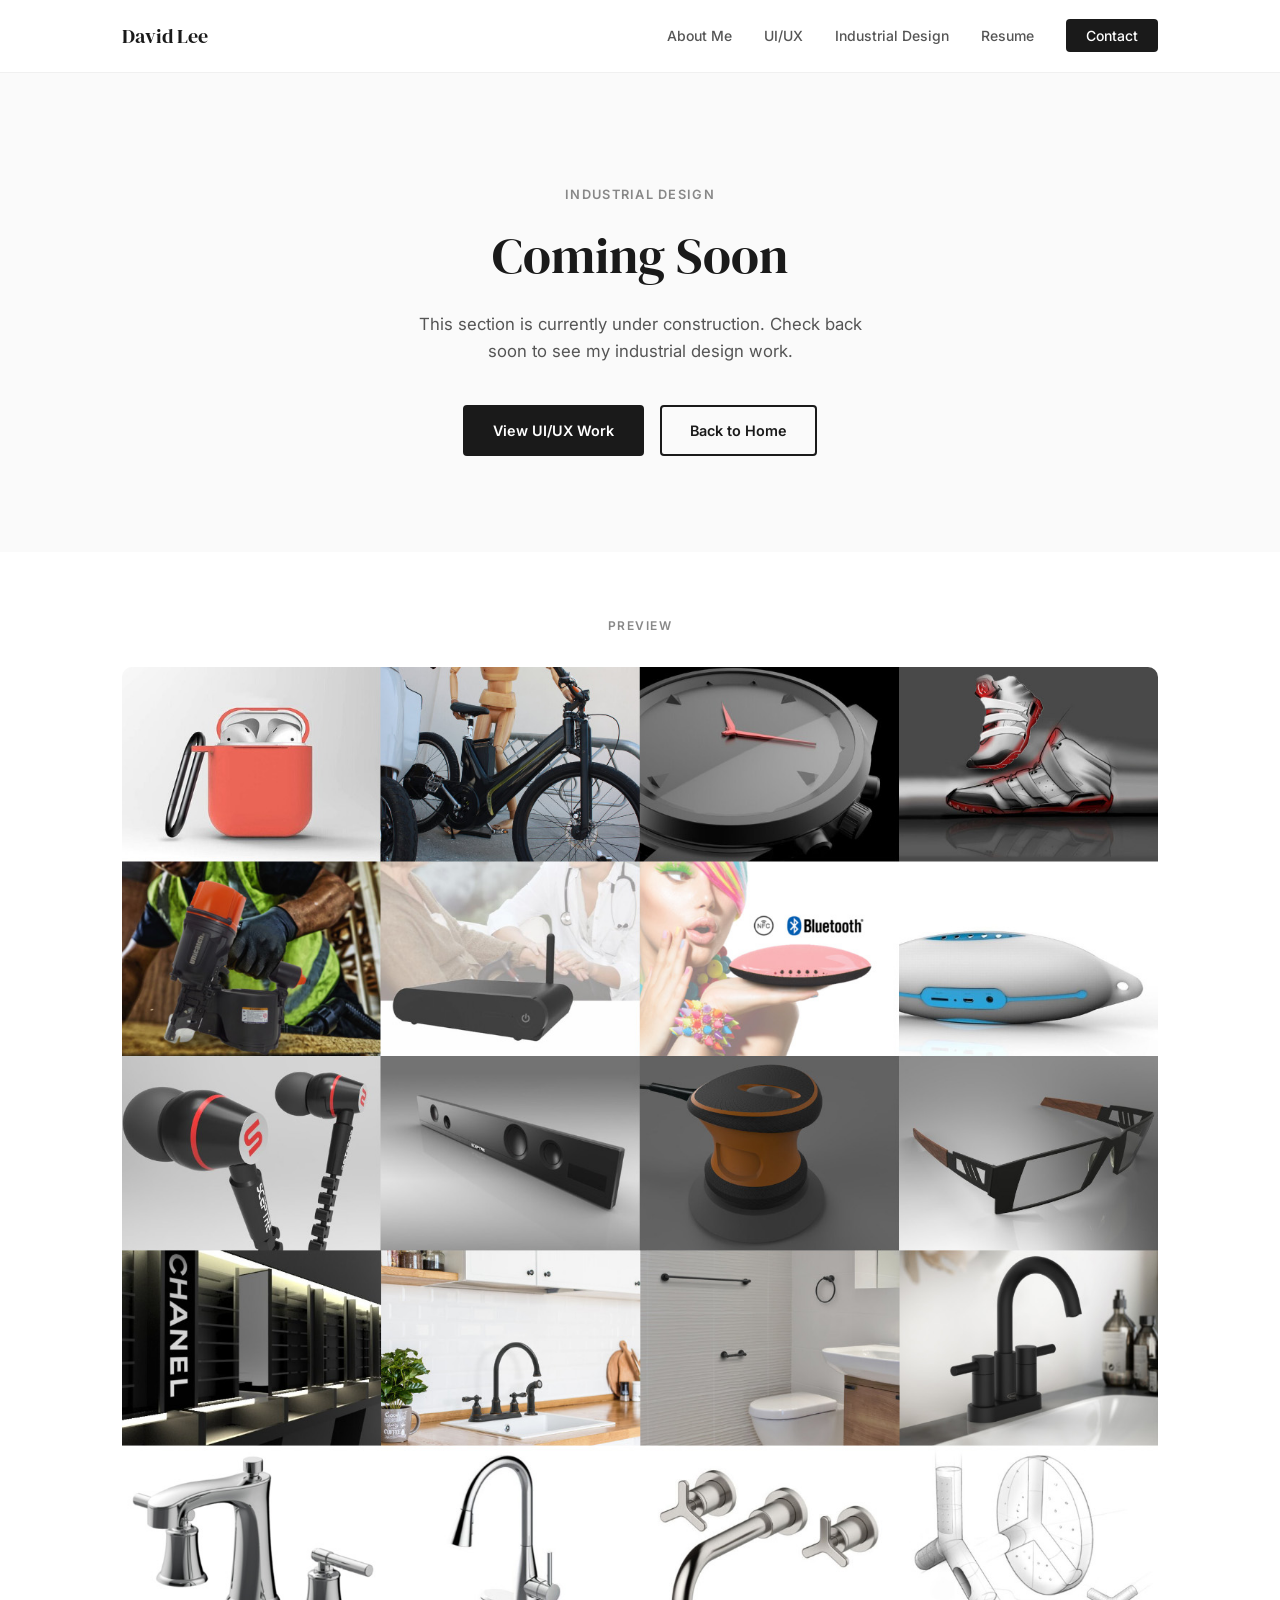
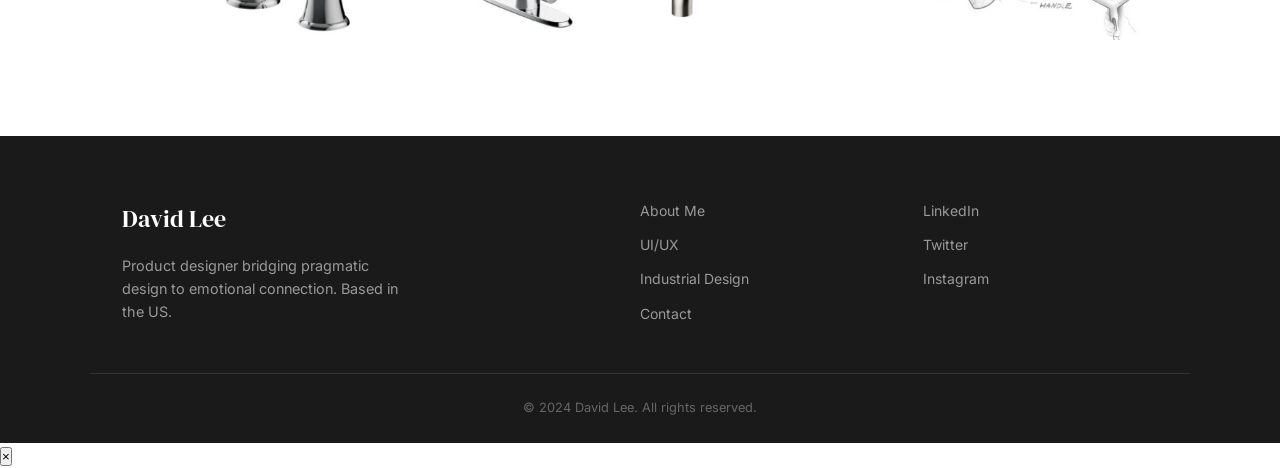
<file: industrial-design.html>
<!DOCTYPE html>
<html lang="en">
<head>
  <meta charset="UTF-8" />
  <meta name="viewport" content="width=device-width, initial-scale=1.0" />
  <title>Industrial Design — David Lee</title>
  <link rel="preconnect" href="https://fonts.googleapis.com" />
  <link rel="preconnect" href="https://fonts.gstatic.com" crossorigin />
  <link href="https://fonts.googleapis.com/css2?family=DM+Serif+Display&family=Inter:wght@400;500;600&family=Open+Sans:wght@400;600&display=swap" rel="stylesheet" />
  <link rel="stylesheet" href="styles.css" />
  <!-- Google Analytics -->
  <script async src="https://www.googletagmanager.com/gtag/js?id=G-5YFQMYE4YG"></script>
  <script>
    window.dataLayer = window.dataLayer || [];
    function gtag(){dataLayer.push(arguments);}
    gtag('js', new Date());
    gtag('config', 'G-5YFQMYE4YG');
  </script>
</head>
<body>

  <!-- NAV -->
  <nav class="nav">
    <div class="nav__inner">
      <a href="index.html" class="nav__logo">David Lee</a>
      <ul class="nav__links">
        <li><a href="about.html">About Me</a></li>
        <li><a href="index.html#work">UI/UX</a></li>
        <li><a href="industrial-design.html">Industrial Design</a></li>
        <li><a href="https://docs.google.com/document/d/1jmt5-kHcd_fUzU9VFfjhh3RPl4ZJAEqT/edit?usp=sharing&ouid=112222338907735744444&rtpof=true&sd=true" target="_blank">Resume</a></li>
        <li><a href="index.html#contact" class="nav__cta">Contact</a></li>
      </ul>
      <button class="nav__burger" aria-label="Toggle menu">
        <span></span><span></span><span></span>
      </button>
    </div>
  </nav>

  <!-- COMING SOON -->
  <section class="hero">
    <div class="container" style="text-align: center;">
      <p class="hero__tag">Industrial Design</p>
      <h1 class="hero__headline">Coming Soon</h1>
      <p class="hero__sub" style="margin: 0 auto 2.5rem;">This section is currently under construction. Check back soon to see my industrial design work.</p>
      <div class="hero__actions" style="justify-content: center;">
        <a href="index.html#work" class="btn btn--primary">View UI/UX Work</a>
        <a href="index.html" class="btn btn--ghost">Back to Home</a>
      </div>
    </div>
  </section>

  <!-- ID PREVIEW -->
  <section style="padding: 4rem 0 6rem;">
    <div class="container">
      <p class="section-label" style="text-align:center; margin-bottom: 2rem;">Preview</p>
      <img
        src="images/ID/ID.jpg"
        alt="Industrial Design work by David Lee"
        style="width:100%; border-radius:10px; display:block;"
      />
    </div>
  </section>

  <!-- FOOTER -->
  <footer class="footer">
    <div class="container footer__inner">
      <div class="footer__brand">
        <span class="footer__logo">David Lee</span>
        <p>Product designer bridging pragmatic design to emotional connection. Based in the US.</p>
      </div>
      <nav class="footer__nav">
        <a href="about.html">About Me</a>
        <a href="index.html#work">UI/UX</a>
        <a href="industrial-design.html">Industrial Design</a>
        <a href="index.html#contact">Contact</a>
      </nav>
      <div class="footer__socials">
        <a href="https://www.linkedin.com/in/wdavidl/" target="_blank" rel="noopener">LinkedIn</a>
        <a href="#" target="_blank" rel="noopener">Twitter</a>
        <a href="#" target="_blank" rel="noopener">Instagram</a>
      </div>
    </div>
    <div class="footer__bottom">
      <p>&copy; 2024 David Lee. All rights reserved.</p>
    </div>
  </footer>

  <script src="script.js"></script>
</body>
</html>
</file>
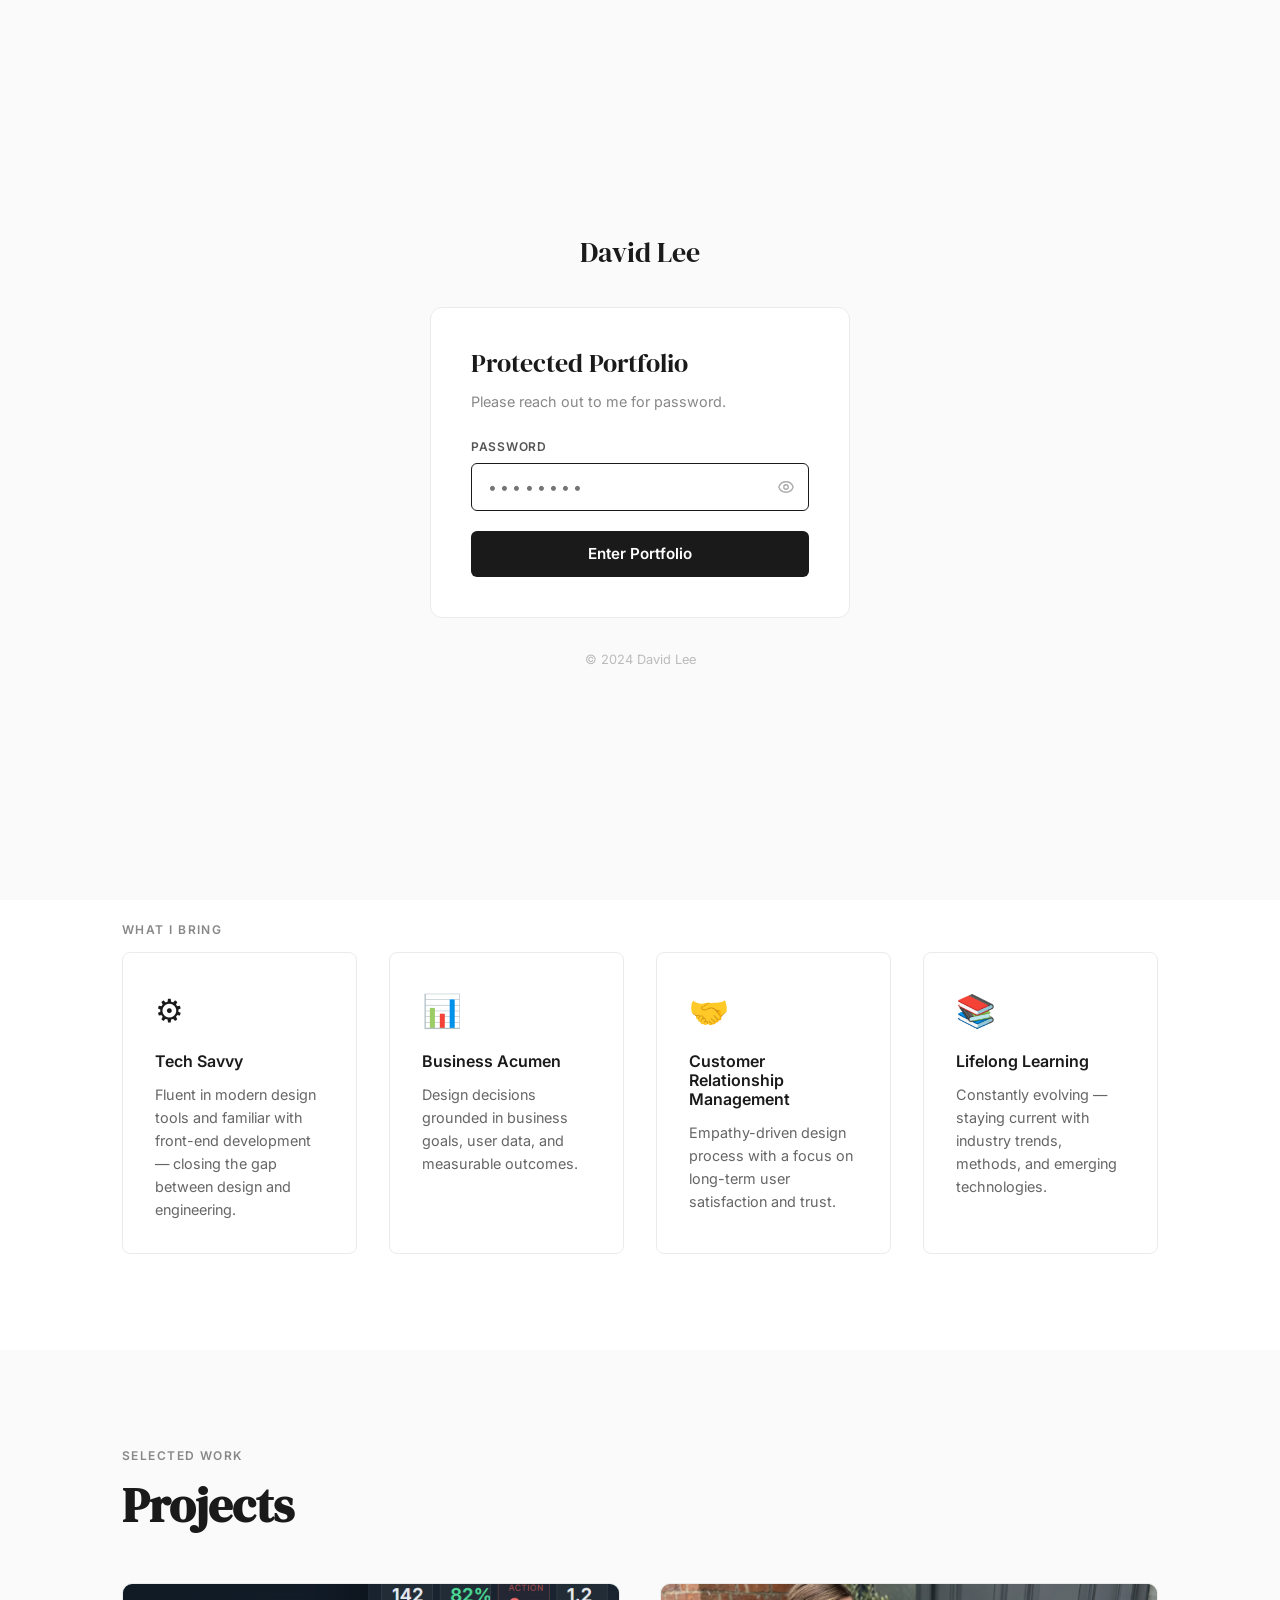
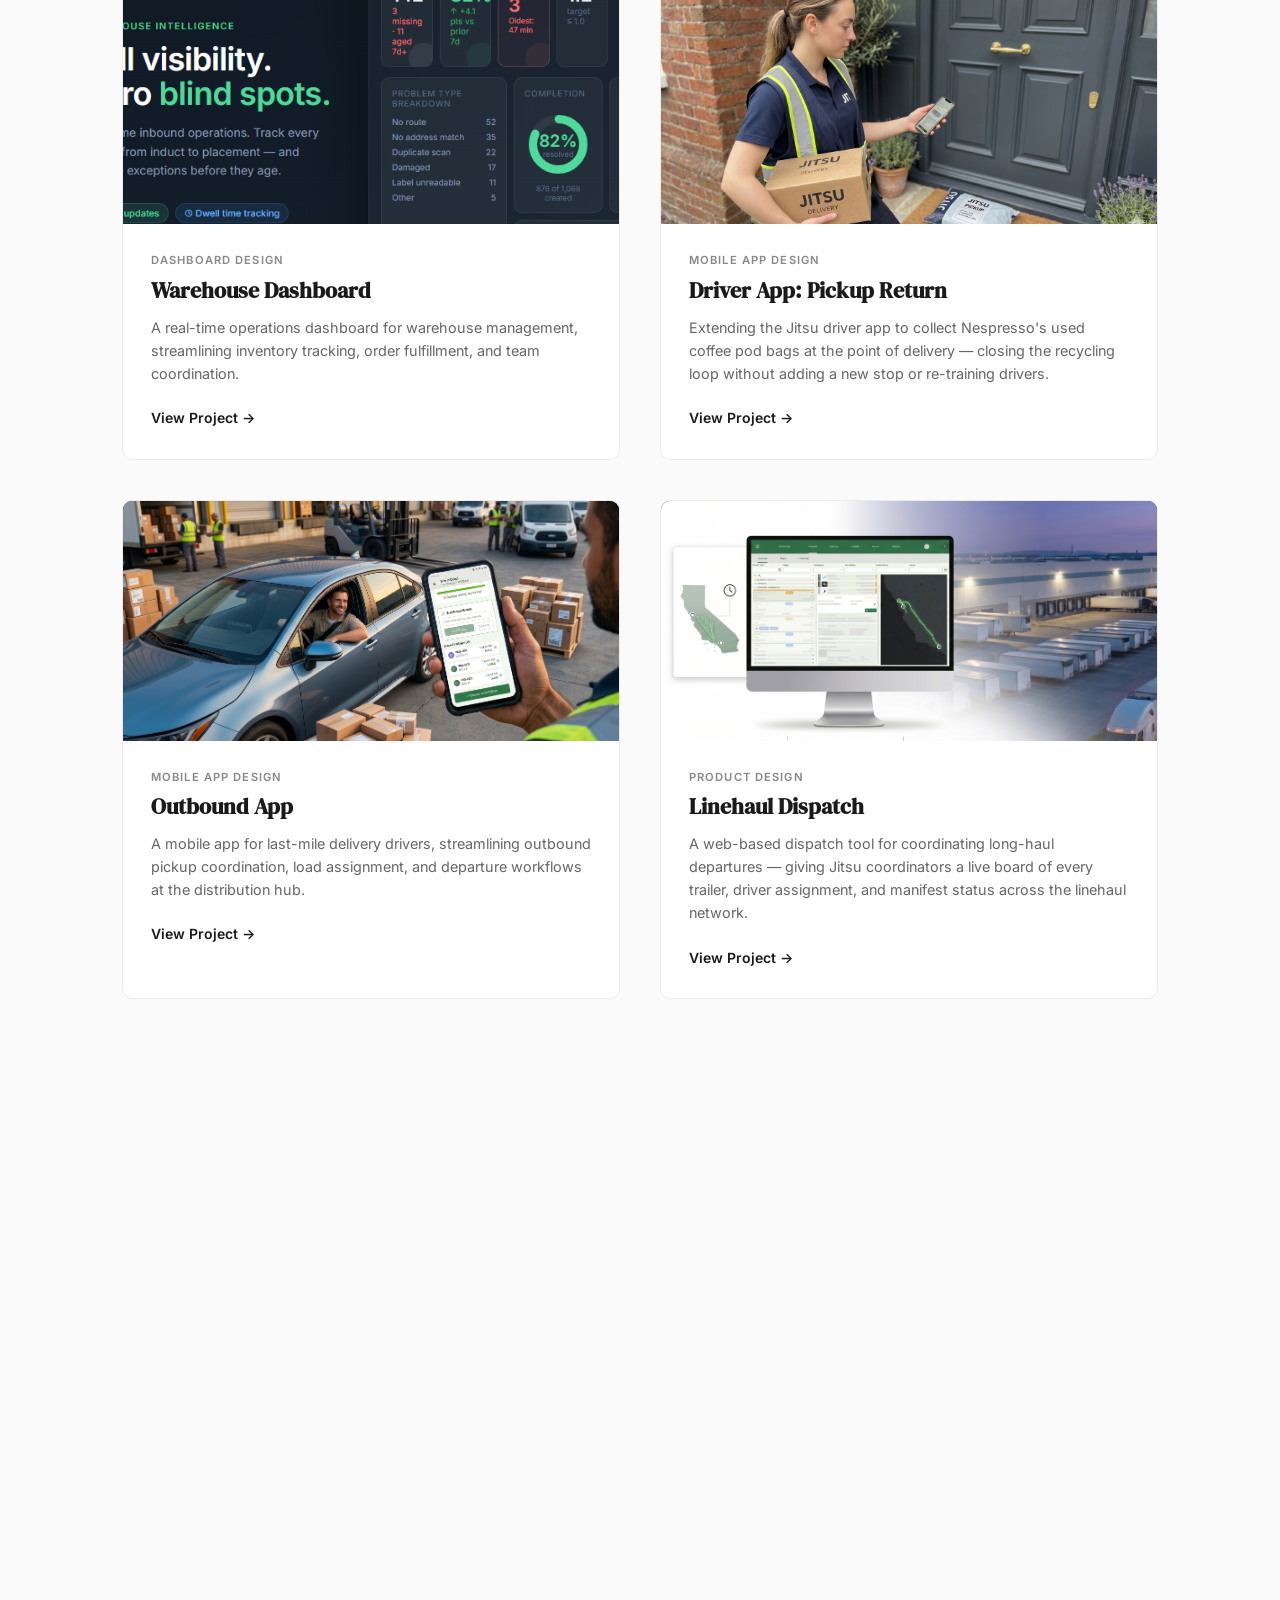
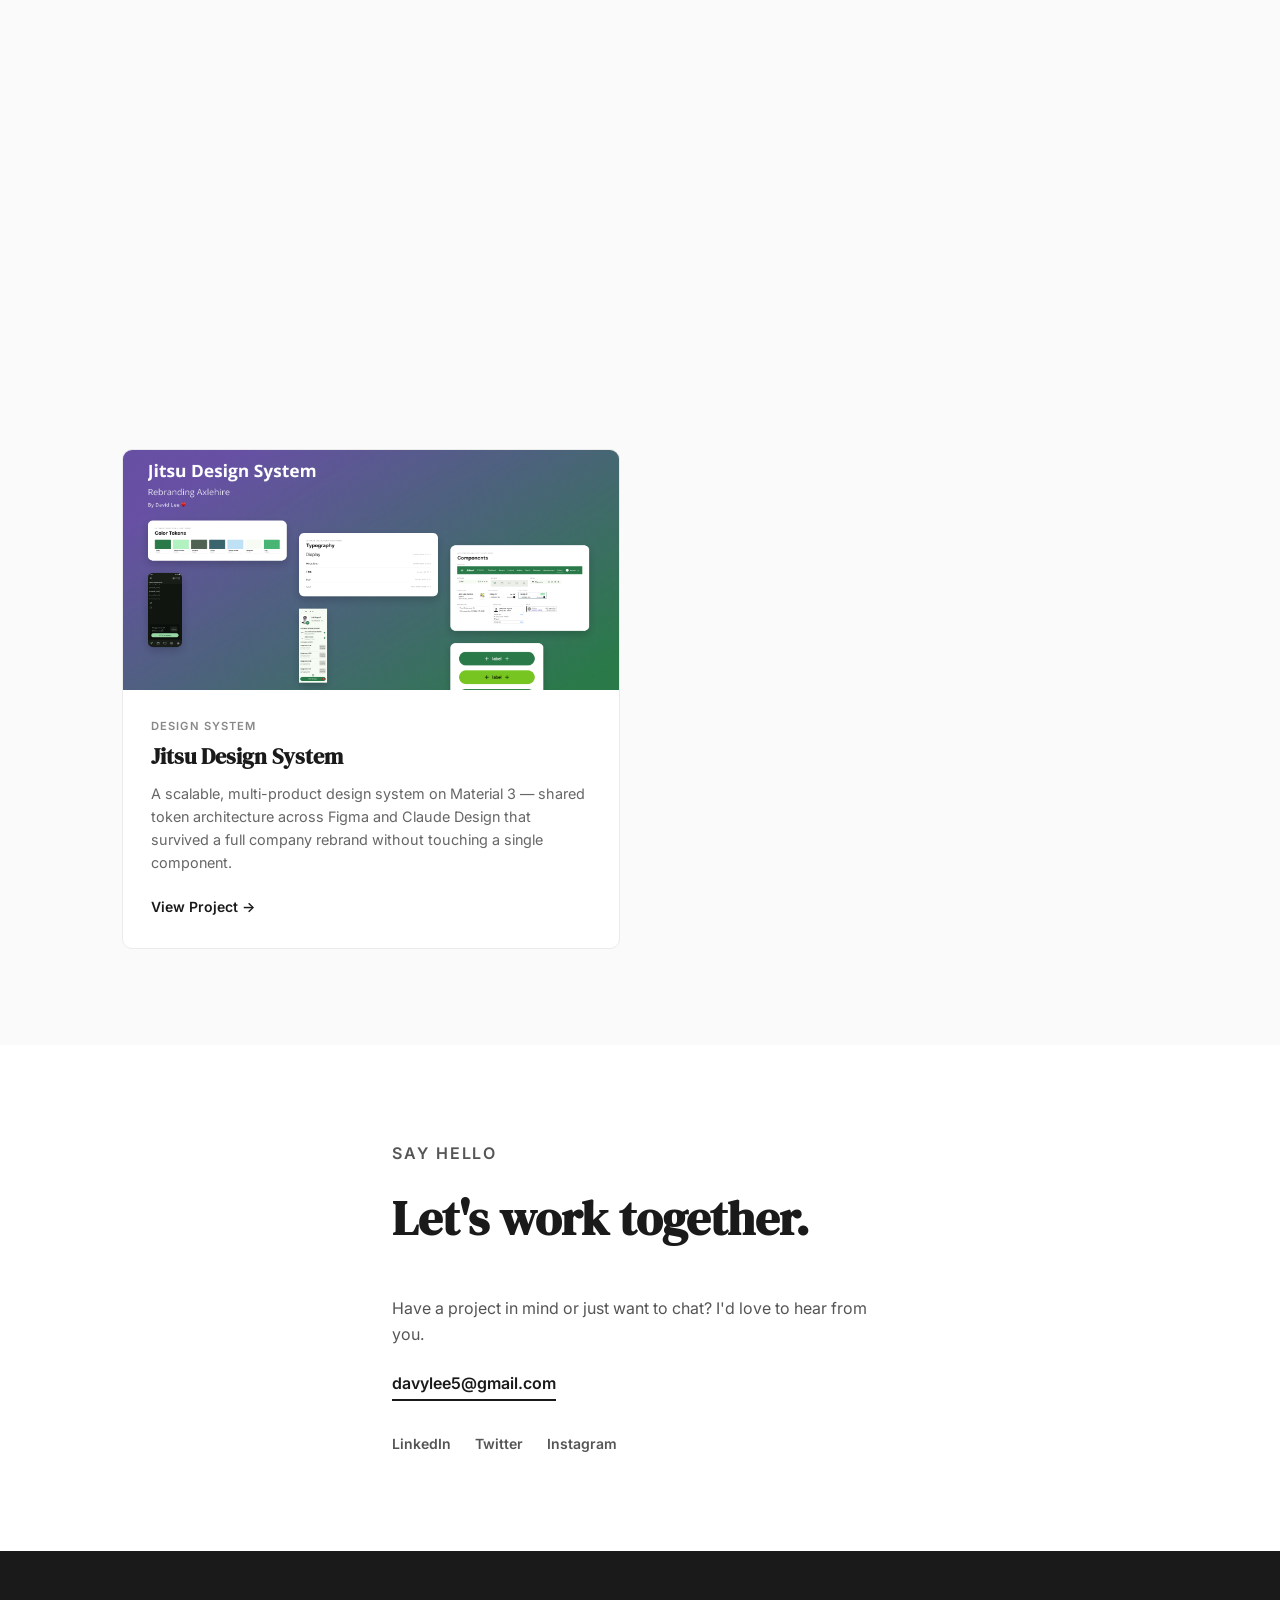
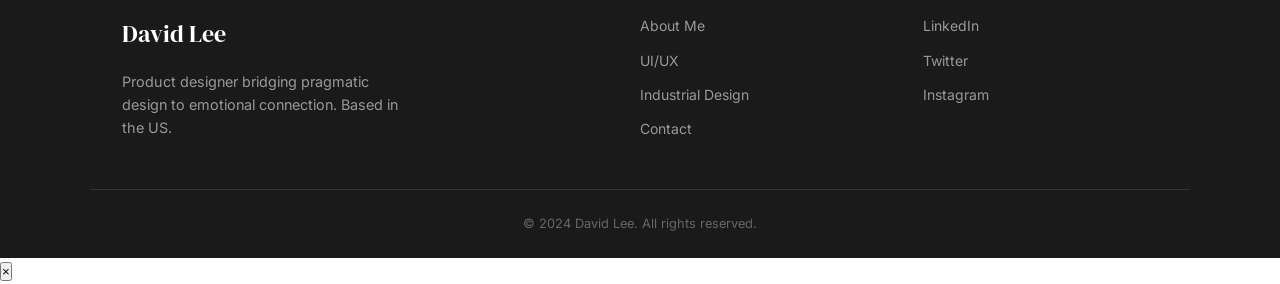
<file: linehaul-dispatch.html>
<!DOCTYPE html>
<html lang="en">
<head>
  <meta charset="UTF-8" />
  <meta name="viewport" content="width=device-width, initial-scale=1.0" />
  <title>Linehaul Dispatch — David Lee</title>
  <link rel="preconnect" href="https://fonts.googleapis.com" />
  <link rel="preconnect" href="https://fonts.gstatic.com" crossorigin />
  <link href="https://fonts.googleapis.com/css2?family=DM+Serif+Display&family=Inter:wght@400;500;600&family=Open+Sans:wght@400;600&display=swap" rel="stylesheet" />
  <link rel="stylesheet" href="styles.css" />
  <link rel="stylesheet" href="case-study.css" />
  <script src="auth.js"></script>

  <style>
    body.project-gate-open { overflow: hidden; }

    #project-gate {
      position: fixed;
      inset: 0;
      z-index: 9999;
      background: #fafafa;
      display: flex;
      flex-direction: column;
      align-items: center;
      justify-content: center;
      padding: 2rem;
    }

    #project-gate .gate {
      width: 100%;
      max-width: 420px;
      display: flex;
      flex-direction: column;
      align-items: center;
      gap: 2rem;
    }

    #project-gate .gate__logo {
      font-family: 'DM Serif Display', serif;
      font-size: 1.75rem;
      color: #1a1a1a;
    }

    #project-gate .gate__card {
      width: 100%;
      background: #fff;
      border: 1px solid #ebebeb;
      border-radius: 12px;
      padding: 2.5rem;
      display: flex;
      flex-direction: column;
      gap: 1.5rem;
    }

    #project-gate .gate__heading {
      font-family: 'DM Serif Display', serif;
      font-size: 1.6rem;
      color: #1a1a1a;
      font-weight: 400;
      line-height: 1.2;
    }

    #project-gate .gate__sub {
      font-size: 0.9rem;
      color: #888;
      line-height: 1.6;
      margin-top: -0.75rem;
    }

    #project-gate .gate__field {
      display: flex;
      flex-direction: column;
      gap: 0.4rem;
    }

    #project-gate .gate__label {
      font-size: 0.75rem;
      font-weight: 600;
      letter-spacing: 0.06em;
      text-transform: uppercase;
      color: #555;
    }

    #project-gate .gate__input-wrap {
      position: relative;
      display: flex;
      align-items: center;
    }

    #project-gate .gate__input {
      width: 100%;
      padding: 0.8rem 3rem 0.8rem 1rem;
      border: 1px solid #ddd;
      border-radius: 6px;
      font-family: 'Inter', sans-serif;
      font-size: 1rem;
      color: #1a1a1a;
      background: #fafafa;
      transition: border-color 0.2s, background 0.2s;
      letter-spacing: 0.2em;
    }

    #project-gate .gate__input:focus {
      outline: none;
      border-color: #1a1a1a;
      background: #fff;
    }

    #project-gate .gate__input.error {
      border-color: #c0392b;
      background: #fff8f7;
    }

    #project-gate .gate__toggle {
      position: absolute;
      right: 0.85rem;
      background: none;
      border: none;
      cursor: pointer;
      color: #aaa;
      padding: 0;
      display: flex;
      align-items: center;
      transition: color 0.2s;
    }

    #project-gate .gate__toggle:hover { color: #555; }

    #project-gate .gate__toggle svg {
      width: 18px;
      height: 18px;
      pointer-events: none;
    }

    #project-gate .gate__error {
      font-size: 0.8rem;
      color: #c0392b;
      font-weight: 500;
      display: none;
    }

    #project-gate .gate__error.visible { display: block; }

    #project-gate .gate__btn {
      width: 100%;
      padding: 0.85rem;
      background: #1a1a1a;
      color: #fff;
      border: none;
      border-radius: 6px;
      font-family: 'Inter', sans-serif;
      font-size: 0.95rem;
      font-weight: 600;
      cursor: pointer;
      transition: background 0.2s, transform 0.1s;
    }

    #project-gate .gate__btn:hover { background: #333; }
    #project-gate .gate__btn:active { transform: scale(0.98); }

    #project-gate .gate__back {
      font-size: 0.8rem;
      color: #bbb;
      text-align: center;
    }

    #project-gate .gate__back a {
      color: #888;
      text-decoration: underline;
    }
  </style>

  <!-- Google Analytics -->
  <script async src="https://www.googletagmanager.com/gtag/js?id=G-5YFQMYE4YG"></script>
  <script>
    window.dataLayer = window.dataLayer || [];
    function gtag(){dataLayer.push(arguments);}
    gtag('js', new Date());
    gtag('config', 'G-5YFQMYE4YG');
  </script>
</head>
<body class="project-gate-open">

  <!-- PROJECT GATE -->
  <div id="project-gate">
    <div class="gate">
      <span class="gate__logo">David Lee</span>

      <div class="gate__card">
        <h1 class="gate__heading">Protected Case Study</h1>
        <p class="gate__sub">This project is under NDA. Enter the password to view.</p>

        <form id="project-gate-form" novalidate>
          <div class="gate__field">
            <label class="gate__label" for="project-password">Password</label>
            <div class="gate__input-wrap">
              <input
                class="gate__input"
                type="password"
                id="project-password"
                autocomplete="current-password"
                placeholder="••••••••"
                autofocus
              />
              <button type="button" class="gate__toggle" id="project-gate-toggle" aria-label="Show password">
                <svg id="pg-icon-eye" xmlns="http://www.w3.org/2000/svg" fill="none" viewBox="0 0 24 24" stroke="currentColor" stroke-width="1.75">
                  <path stroke-linecap="round" stroke-linejoin="round" d="M2.458 12C3.732 7.943 7.523 5 12 5c4.478 0 8.268 2.943 9.542 7-1.274 4.057-5.064 7-9.542 7-4.477 0-8.268-2.943-9.542-7z" />
                  <circle cx="12" cy="12" r="3" stroke-linecap="round" stroke-linejoin="round" />
                </svg>
                <svg id="pg-icon-eye-off" xmlns="http://www.w3.org/2000/svg" fill="none" viewBox="0 0 24 24" stroke="currentColor" stroke-width="1.75" style="display:none">
                  <path stroke-linecap="round" stroke-linejoin="round" d="M13.875 18.825A10.05 10.05 0 0112 19c-4.477 0-8.268-2.943-9.542-7a9.97 9.97 0 012.19-3.568M6.53 6.53A9.97 9.97 0 0112 5c4.478 0 8.268 2.943 9.542 7a9.972 9.972 0 01-4.043 5.306M6.53 6.53L3 3m3.53 3.53l11 11M17.47 17.47L21 21" />
                </svg>
              </button>
            </div>
            <span class="gate__error" id="project-gate-error">Incorrect password. Please try again.</span>
          </div>

          <div style="margin-top: 1.25rem;">
            <button type="submit" class="gate__btn">View Case Study</button>
          </div>
        </form>
      </div>

      <p class="gate__back"><a href="index.html">&larr; Back to portfolio</a></p>
    </div>
  </div>

  <!-- NAV -->
  <nav class="nav">
    <div class="nav__inner">
      <a href="index.html" class="nav__logo">David Lee</a>
      <ul class="nav__links">
        <li><a href="about.html">About Me</a></li>
        <li><a href="index.html#work">UI/UX</a></li>
        <li><a href="industrial-design.html">Industrial Design</a></li>
        <li><a href="https://docs.google.com/document/d/1jmt5-kHcd_fUzU9VFfjhh3RPl4ZJAEqT/edit?usp=sharing&ouid=112222338907735744444&rtpof=true&sd=true" target="_blank">Resume</a></li>
        <li><a href="index.html#contact" class="nav__cta">Contact</a></li>
      </ul>
      <button class="nav__burger" aria-label="Toggle menu">
        <span></span><span></span><span></span>
      </button>
    </div>
  </nav>

  <!-- CASE STUDY HERO -->
  <section class="cs-hero">
    <div class="container cs-hero__inner">
      <a href="index.html#work" class="cs-back">&larr; Back to Projects</a>
      <span class="project-card__tag">Product Design</span>
      <h1 class="cs-hero__title">Linehaul Operations Suite</h1>
      <p class="cs-hero__sub">Two connected products built for both ends of every long-haul run — a web dispatch tool for coordinators tracking live assignments, and a mobile receiving flow that captures an accurate driver arrival timestamp the moment the truck shows up.</p>
      <div class="cs-meta">
        <div class="cs-meta__item">
          <span class="cs-meta__label">Role</span>
          <span class="cs-meta__value">Lead Product Designer</span>
        </div>
        <div class="cs-meta__item">
          <span class="cs-meta__label">Timeline</span>
          <span class="cs-meta__value">Q4 2025 – Q1 2026</span>
        </div>
        <div class="cs-meta__item">
          <span class="cs-meta__label">Platforms</span>
          <span class="cs-meta__value">Web (Desktop) &amp; iOS / Android</span>
        </div>
        <div class="cs-meta__item">
          <span class="cs-meta__label">Tools</span>
          <span class="cs-meta__value">Figma, FigJam, Flutter</span>
        </div>
      </div>
    </div>
  </section>

  <!-- HERO IMAGE -->
  <div class="cs-cover">
    <div class="cs-cover__img cs-cover__img--linehaul"></div>
  </div>

  <!-- OVERVIEW -->
  <section class="cs-section">
    <div class="container cs-two-col">
      <div class="cs-two-col__sidebar">
        <p class="section-label">Overview</p>
      </div>
      <div class="cs-two-col__body">
        <h2 class="cs-section__title">The Challenge</h2>
        <p>Jitsu's linehaul network moves parcels between sorting hubs on contracted long-haul trucks — dozens of assignments a day, each with a driver, a route, a manifest, and a delivery window. Coordinators were tracking all of this across Slack, spreadsheets, and manual calls to the floor. There was no single live view of what was in motion, where each truck was, or what had arrived at the destination hub.</p>
        <p>On the receiving side, warehouse workers had an existing BOL flow — but it only timestamped the moment they acknowledged the volume offloaded, not when the driver actually arrived. That gap made it impossible to measure driver punctuality or resolve disputes about late arrivals.</p>
        <p>The goal was to close both gaps: a live dispatch interface for coordinators pulling real-time GPS data from Project44 and manifest data from NetSuite, and an updated mobile receiving flow that captures a precise driver arrival timestamp before any other step can proceed.</p>
      </div>
    </div>
  </section>

  <!-- DIVIDER -->
  <div class="cs-divider"></div>

  <!-- PART 1 LABEL -->
  <section class="cs-section" style="padding-bottom: 0;">
    <div class="container">
      <p class="section-label" style="font-size:0.9rem; color:#1a1a1a; font-weight:600;">Part 1 &mdash; Linehaul Dispatch &nbsp;·&nbsp; Web</p>
    </div>
  </section>

  <!-- RESEARCH -->
  <section class="cs-section">
    <div class="container cs-two-col">
      <div class="cs-two-col__sidebar">
        <p class="section-label">Research</p>
      </div>
      <div class="cs-two-col__body">
        <h2 class="cs-section__title">What Coordinators Actually Needed</h2>
        <p>Working directly with the linehaul ops team, a few patterns surfaced quickly:</p>
        <ul class="cs-list">
          <li>The most common question was "is this truck on time?" — which required jumping between Project44 for GPS position, the TMS for schedule, and Slack for driver updates. Three tools to answer one question.</li>
          <li>NOTD (Not On Time Delivery) reason codes were logged retroactively, often hours after the fact. Coordinators wanted to capture the reason at the moment it became clear — while the assignment was still active and context was fresh.</li>
          <li>The full assignment detail — driver name, vehicle ID, BOL proof of delivery — was only needed for specific assignments during resolution calls. The board had to be scannable first, with that depth available on demand.</li>
          <li>Coordinators filtered heavily by origin, destination, and client name. Filters had to be persistent and always visible, not buried in a modal that closed the context.</li>
        </ul>
      </div>
    </div>
  </section>

  <!-- PROCESS -->
  <section class="cs-section" style="padding-top: 0;">
    <div class="container cs-two-col">
      <div class="cs-two-col__sidebar">
        <p class="section-label">Process</p>
      </div>
      <div class="cs-two-col__body">
        <h2 class="cs-section__title">Lo-fi Explorations</h2>
        <p>The first design question was layout: how much space should the summary board hold vs. the assignment detail? I explored three approaches in FigJam before aligning with the team:</p>
        <ul class="cs-list">
          <li><strong>Full-width summary board</strong> — A wide assignment list with the map as a secondary tab. Fast to scan, but coordinators had to leave the map to get assignment context — breaking their spatial mental model of the network. Rejected.</li>
          <li><strong>Fixed split 50/50</strong> — List and detail side by side from the start. Coordinators liked seeing both, but the list became too narrow to read route and status at a glance. Rejected.</li>
          <li><strong>Summary board + fly-out detail panel</strong> — The final approach: a compact assignment list with a persistent map showing live truck positions, opening a full right-side detail panel when an assignment is selected. The board stays visible while all assignment context is one click away.</li>
        </ul>
      </div>
    </div>
  </section>

  <!-- IMAGE: LO-FI EARLY -->
  <div class="container">
    <figure class="cs-figure">
      <img src="images/lh-lofi-early.png" alt="Early lo-fi explorations — three layout approaches for the dispatch board" />
      <figcaption>Early lo-fi explorations (July 2025) — testing full-width list, fixed split, and the summary + fly-out detail approach. Sticky notes capture team feedback from walkthroughs.</figcaption>
    </figure>
  </div>

  <div class="container" style="margin-top: 2rem;">
    <figure class="cs-figure">
      <img src="images/lh-lofi-final.png" alt="Final lo-fi iteration with rejected concepts and annotations" />
      <figcaption>Final lo-fi iteration (August 2025) — rejected layouts are marked with red X, and the winning detail panel is refined with sticky-note annotations on NOTD dropdown behaviour, route status chips, and empty driver info states.</figcaption>
    </figure>
  </div>

  <!-- DIVIDER -->
  <div class="cs-divider"></div>

  <!-- SOLUTION: DISPATCH -->
  <section class="cs-section">
    <div class="container cs-two-col">
      <div class="cs-two-col__sidebar">
        <p class="section-label">Solution</p>
      </div>
      <div class="cs-two-col__body">
        <h2 class="cs-section__title">The Dispatch Interface</h2>
        <p>The final design is a two-panel layout: a persistent summary board on the left with inline filters and a live map, and a three-section detail panel that opens when a coordinator selects any assignment. Everything a coordinator needs to monitor, act on, and escalate is reachable from this single surface.</p>
      </div>
    </div>
    <div class="container cs-features">
      <div class="cs-feature">
        <div class="cs-feature__number">01</div>
        <h3>Summary Board + Live Map</h3>
        <p>The left panel lists all active assignments with filters for injection date, origin, destination, client name, linehaul type, and PO status pinned at the top. The map alongside pulls live truck positions from Project44 — coordinators see the list and spatial context simultaneously. Color-coded status chips (On Time, At Risk, Late, Delivered) make the board scannable in seconds without opening a single assignment.</p>
      </div>
      <div class="cs-feature">
        <div class="cs-feature__number">02</div>
        <h3>Assignment Detail — Stops &amp; Schedule</h3>
        <p>Selecting an assignment opens the middle column: all stops in sequence (pickup and dropoff) with color indicators for in-progress, completed, or failed; route ETA and estimated distance; a collapsible schedule section showing both the planned arrival/departure window and actual timestamps; and load info — BOL number, carrier, linehaul type, pallet count, and load cost. A NOTD reason code dropdown with an open-text notes field lets coordinators log delay context on the spot.</p>
      </div>
      <div class="cs-feature">
        <div class="cs-feature__number">03</div>
        <h3>Assignment Detail — Shipments &amp; POD</h3>
        <p>The right column surfaces the data needed for resolution and audit: a full event history, a stop-level map view, a shipment breakdown by client name with counts (and a CSV export for Middle Mile loads), and a POD section displaying BOL proof-of-delivery images the driver submitted at the pickup stop. Driver info (name, phone, status, JID) and vehicle info (vehicle ID, trailer ID, equipment size) are available in collapsible sections below.</p>
      </div>
    </div>
  </section>

  <!-- IMAGE: DISPATCH BOARD -->
  <div class="container">
    <figure class="cs-figure">
      <img src="images/lh-dispatch-board.png" alt="Linehaul Dispatch — summary board with assignment list and live map" />
      <figcaption>The summary board — assignment list with status chips and persistent filters on the left, live Project44 GPS map on the right. One click opens the full assignment detail without leaving the board.</figcaption>
    </figure>
  </div>

  <div class="container" style="margin-top: 2rem;">
    <figure class="cs-figure">
      <img src="images/lh-dispatch-detail.png" alt="Linehaul Dispatch — full assignment detail with all three columns" />
      <figcaption>Assignment detail — middle column with stops, schedule, load info, and NOTD reason codes; right column with shipment breakdown and BOL POD images.</figcaption>
    </figure>
  </div>

  <div class="container" style="margin-top: 2rem;">
    <figure class="cs-figure">
      <img src="images/lh-dispatch-detail-2.png" alt="Linehaul Dispatch — multiple assignments with detail panel open" />
      <figcaption>Multiple assignments visible on the map while the detail panel is open — coordinators can switch between assignments without losing the board or map context.</figcaption>
    </figure>
  </div>

  <!-- DIVIDER -->
  <div class="cs-divider"></div>

  <!-- PART 2 LABEL -->
  <section class="cs-section" style="padding-bottom: 0;">
    <div class="container">
      <p class="section-label" style="font-size:0.9rem; color:#1a1a1a; font-weight:600;">Part 2 &mdash; Warehouse Receiving &nbsp;·&nbsp; Mobile</p>
    </div>
  </section>

  <!-- RECEIVING OVERVIEW -->
  <section class="cs-section">
    <div class="container cs-two-col">
      <div class="cs-two-col__sidebar">
        <p class="section-label">Overview</p>
      </div>
      <div class="cs-two-col__body">
        <h2 class="cs-section__title">Capturing Arrival, Not Acknowledgement</h2>
        <p>The existing receiving flow in the warehouse app logged the BOL acknowledgement as the record of receipt. But that timestamp was taken at step 3 or 4 — well after the driver had already pulled up and unloading had begun. It reflected when the worker got to the paperwork, not when the truck arrived.</p>
        <p>To get an accurate driver arrival timestamp, we added a mandatory first step: capture the driver's license before anything else can proceed. The moment that photo is taken becomes the official arrival time stored on the backend. The new 5-step flow is: Capture Driver License → Upload BOL → Count Pallets → Confirm &amp; Sign → Label / Transfer Containers.</p>
      </div>
    </div>
  </section>

  <!-- RECEIVING SOLUTION -->
  <section class="cs-section" style="padding-top: 0;">
    <div class="container cs-two-col">
      <div class="cs-two-col__sidebar">
        <p class="section-label">Solution</p>
      </div>
      <div class="cs-two-col__body">
        <h2 class="cs-section__title">The Receiving Flow</h2>
        <p>The receiving job screen is a linear stepper — steps must be completed in order for new jobs, but all steps are accessible for updates. The step header shows completion state at a glance: checkmark for done, number for in progress.</p>
      </div>
    </div>
    <div class="container cs-features">
      <div class="cs-feature">
        <div class="cs-feature__number">01</div>
        <h3>Capture Driver License</h3>
        <p>The worker photographs the driver's license. The capture timestamp becomes the official driver arrival time — stored on the backend alongside the user who took it. The step header subtitle shows the photo count, the capturing user's name, and the timestamp on all subsequent views, giving supervisors a full audit trail at a glance.</p>
      </div>
      <div class="cs-feature">
        <div class="cs-feature__number">02</div>
        <h3>Exception: Driver Refuses</h3>
        <p>If the driver won't share their license, the worker taps <strong>"Driver Refused — capture truck photo instead"</strong> and photographs the truck. The truck photo satisfies the step requirement and records the same arrival timestamp. Neither path can be skipped — Step 1 must be completed before the flow can move forward. A fallback link for "I did not capture driver details in time" exists for edge cases where the worker missed the window entirely.</p>
      </div>
      <div class="cs-feature">
        <div class="cs-feature__number">03</div>
        <h3>Upload BOL → Count → Sign → Label</h3>
        <p>Steps 2–5 follow the existing receiving workflow: photograph the Bill of Lading (or mark it unavailable), enter the manual pallet count (or switch to "Packages" for floor-loaded trucks), sign the digital receipt, and scan each inbound container to create a receiving record. A mismatch dialog prompts for an over/short count and note if the final scan count doesn't match the manual pallet entry from Step 3.</p>
      </div>
    </div>
  </section>

  <!-- IMAGE: RECEIVING SCREENS -->
  <div class="container cs-final-images">
    <div class="cs-img-row">
      <figure class="cs-figure cs-figure--mobile">
        <img src="images/wh-receiving-upcoming.png" alt="Receiving list — Upcoming tab" />
        <figcaption>Upcoming tab — scheduled linehaul arrivals with time window and container count.</figcaption>
      </figure>
      <figure class="cs-figure cs-figure--mobile">
        <img src="images/wh-receiving-ongoing.png" alt="Receiving list — Ongoing tab with progress bar" />
        <figcaption>Ongoing tab — in-progress jobs with a progress bar showing containers scanned vs. expected.</figcaption>
      </figure>
      <figure class="cs-figure cs-figure--mobile">
        <img src="images/wh-receiving-step5.png" alt="Receiving job — Step 5 Label/Transfer with container scan list" />
        <figcaption>Step 5 — scanned container list with individual IDs. Damaged containers are flagged inline.</figcaption>
      </figure>
    </div>
  </div>

  <!-- DIVIDER -->
  <div class="cs-divider"></div>

  <!-- REFLECTION -->
  <section class="cs-section">
    <div class="container cs-two-col">
      <div class="cs-two-col__sidebar">
        <p class="section-label">Reflection</p>
      </div>
      <div class="cs-two-col__body">
        <h2 class="cs-section__title">What I Learned</h2>
        <p>The dispatch tool reinforced that a coordinator's real job is triage, not monitoring. The design impulse is to surface everything — all assignments, all data fields, all statuses at once. What coordinators actually needed was a surface that let them quickly find what needed attention and act without losing their place. The fly-out detail panel rather than a separate navigation page was the key decision that made the interface feel fast instead of fragmented.</p>
        <p>The receiving DL capture feature looked like a minor addition — one new step at the top of an existing flow. The complexity was entirely in the exception paths: the driver who refuses, the worker who missed the capture window, the partial image state from a previous attempt. Mapping those edge cases explicitly before any implementation began prevented three or four rounds of revision after handoff to engineering.</p>
        <p>Together these two products form one auditable chain from departure to delivery: the coordinator tracking a truck in transit, and the warehouse worker logging its arrival with a timestamped photo. Designing both sides in the same cycle kept the data model consistent and meant the handoff between systems required no extra reconciliation work.</p>
      </div>
    </div>
  </section>

  <!-- NEXT PROJECT -->
  <section class="cs-next">
    <div class="container cs-next__inner">
      <p class="section-label">Next Project</p>
      <h2>Remote Work Virtual Office</h2>
      <a href="remote-work-virtual-office.html" class="btn btn--primary">View Project &rarr;</a>
    </div>
  </section>

  <!-- FOOTER -->
  <footer class="footer">
    <div class="container footer__inner">
      <div class="footer__brand">
        <span class="footer__logo">David Lee</span>
        <p>Product designer bridging pragmatic design to emotional connection. Based in the US.</p>
      </div>
      <nav class="footer__nav">
        <a href="about.html">About Me</a>
        <a href="index.html#work">UI/UX</a>
        <a href="industrial-design.html">Industrial Design</a>
        <a href="index.html#contact">Contact</a>
      </nav>
      <div class="footer__socials">
        <a href="https://www.linkedin.com/in/wdavidl/" target="_blank" rel="noopener">LinkedIn</a>
        <a href="#" target="_blank" rel="noopener">Twitter</a>
        <a href="#" target="_blank" rel="noopener">Instagram</a>
      </div>
    </div>
    <div class="footer__bottom">
      <p>&copy; 2024 David Lee. All rights reserved.</p>
    </div>
  </footer>

  <script src="script.js"></script>

  <script>
    const PROJECT_KEY = 'dl_project_auth';
    const CORRECT     = '5678';
    const gateEl      = document.getElementById('project-gate');
    const form        = document.getElementById('project-gate-form');
    const input       = document.getElementById('project-password');
    const errorMsg    = document.getElementById('project-gate-error');
    const toggleBtn   = document.getElementById('project-gate-toggle');
    const iconEye     = document.getElementById('pg-icon-eye');
    const iconEyeOff  = document.getElementById('pg-icon-eye-off');

    if (sessionStorage.getItem(PROJECT_KEY) === 'true') {
      gateEl.remove();
      document.body.classList.remove('project-gate-open');
    }

    toggleBtn.addEventListener('click', () => {
      const isPassword = input.type === 'password';
      input.type = isPassword ? 'text' : 'password';
      iconEye.style.display    = isPassword ? 'none'  : 'block';
      iconEyeOff.style.display = isPassword ? 'block' : 'none';
    });

    input.addEventListener('input', () => {
      input.classList.remove('error');
      errorMsg.classList.remove('visible');
    });

    form.addEventListener('submit', (e) => {
      e.preventDefault();
      if (input.value === CORRECT) {
        sessionStorage.setItem(PROJECT_KEY, 'true');
        gateEl.remove();
        document.body.classList.remove('project-gate-open');
      } else {
        input.classList.add('error');
        errorMsg.classList.add('visible');
        input.value = '';
        input.focus();
      }
    });
  </script>
</body>
</html>
</file>
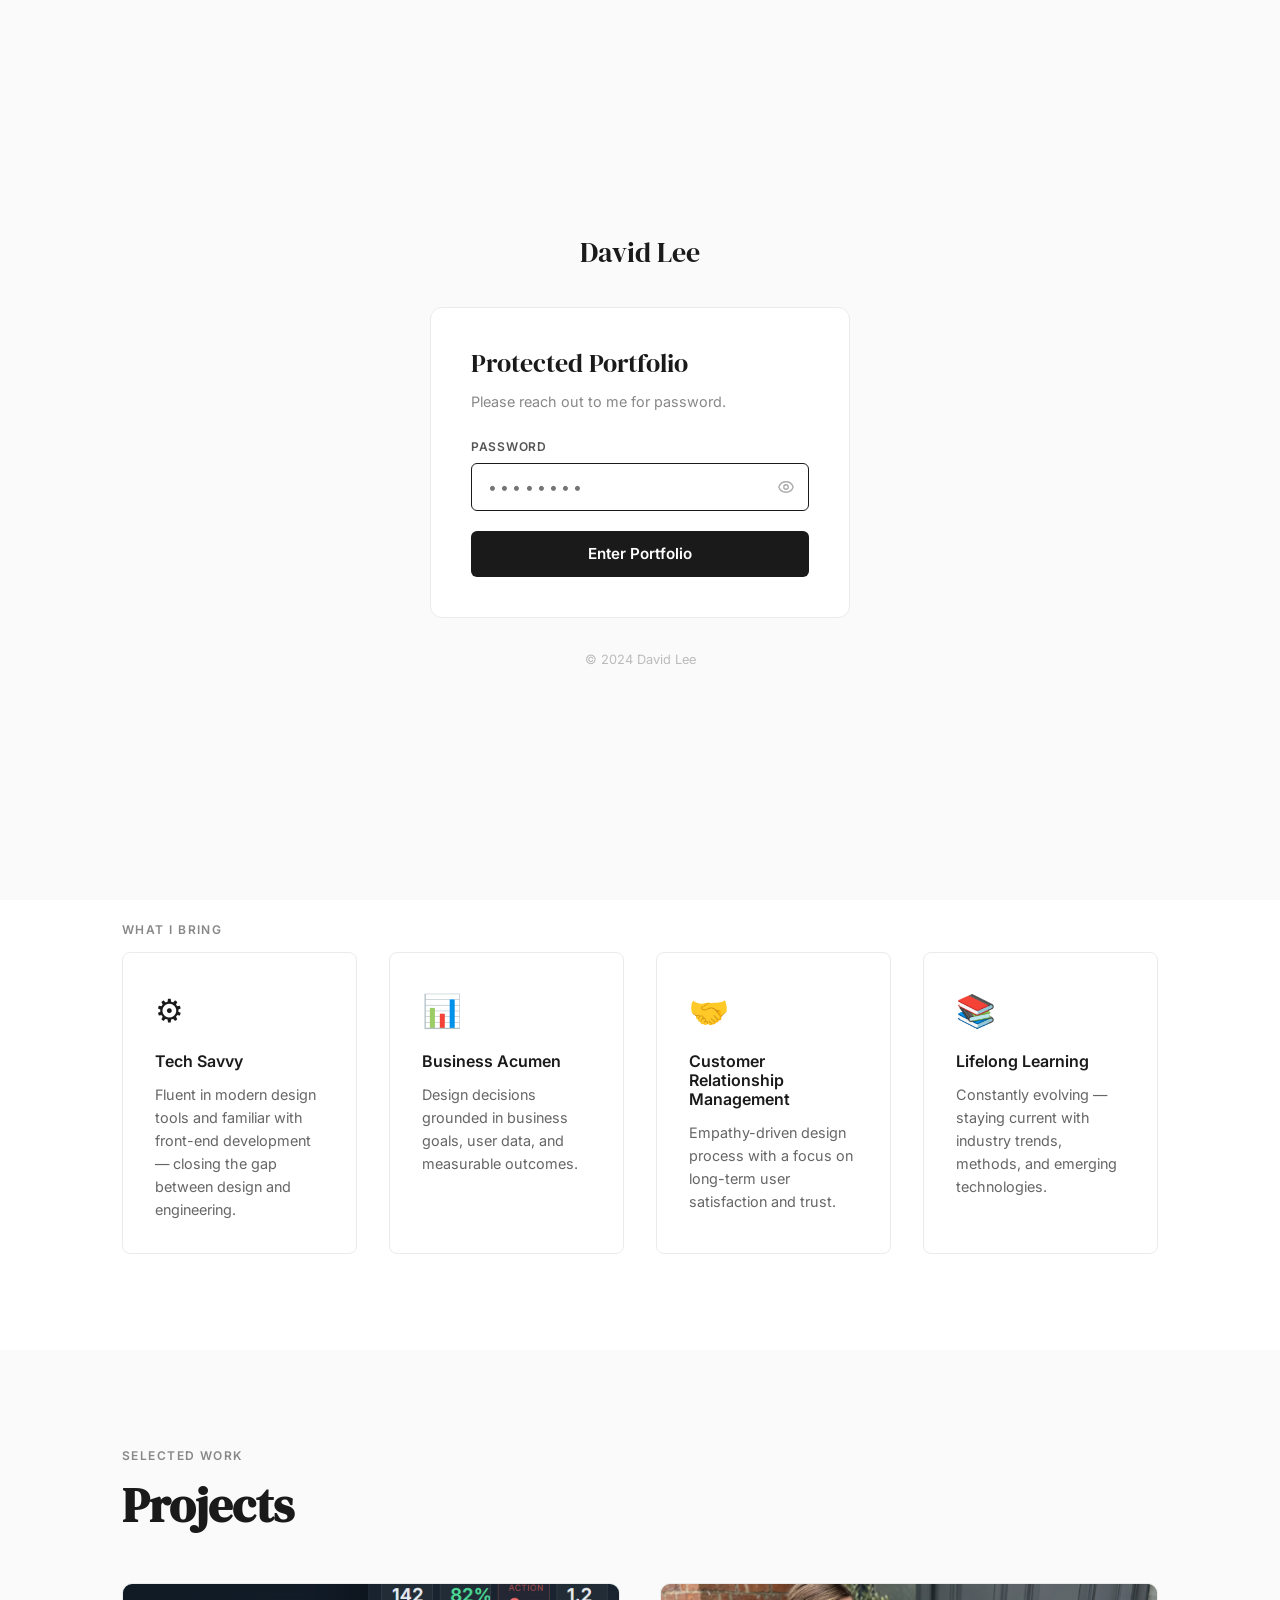
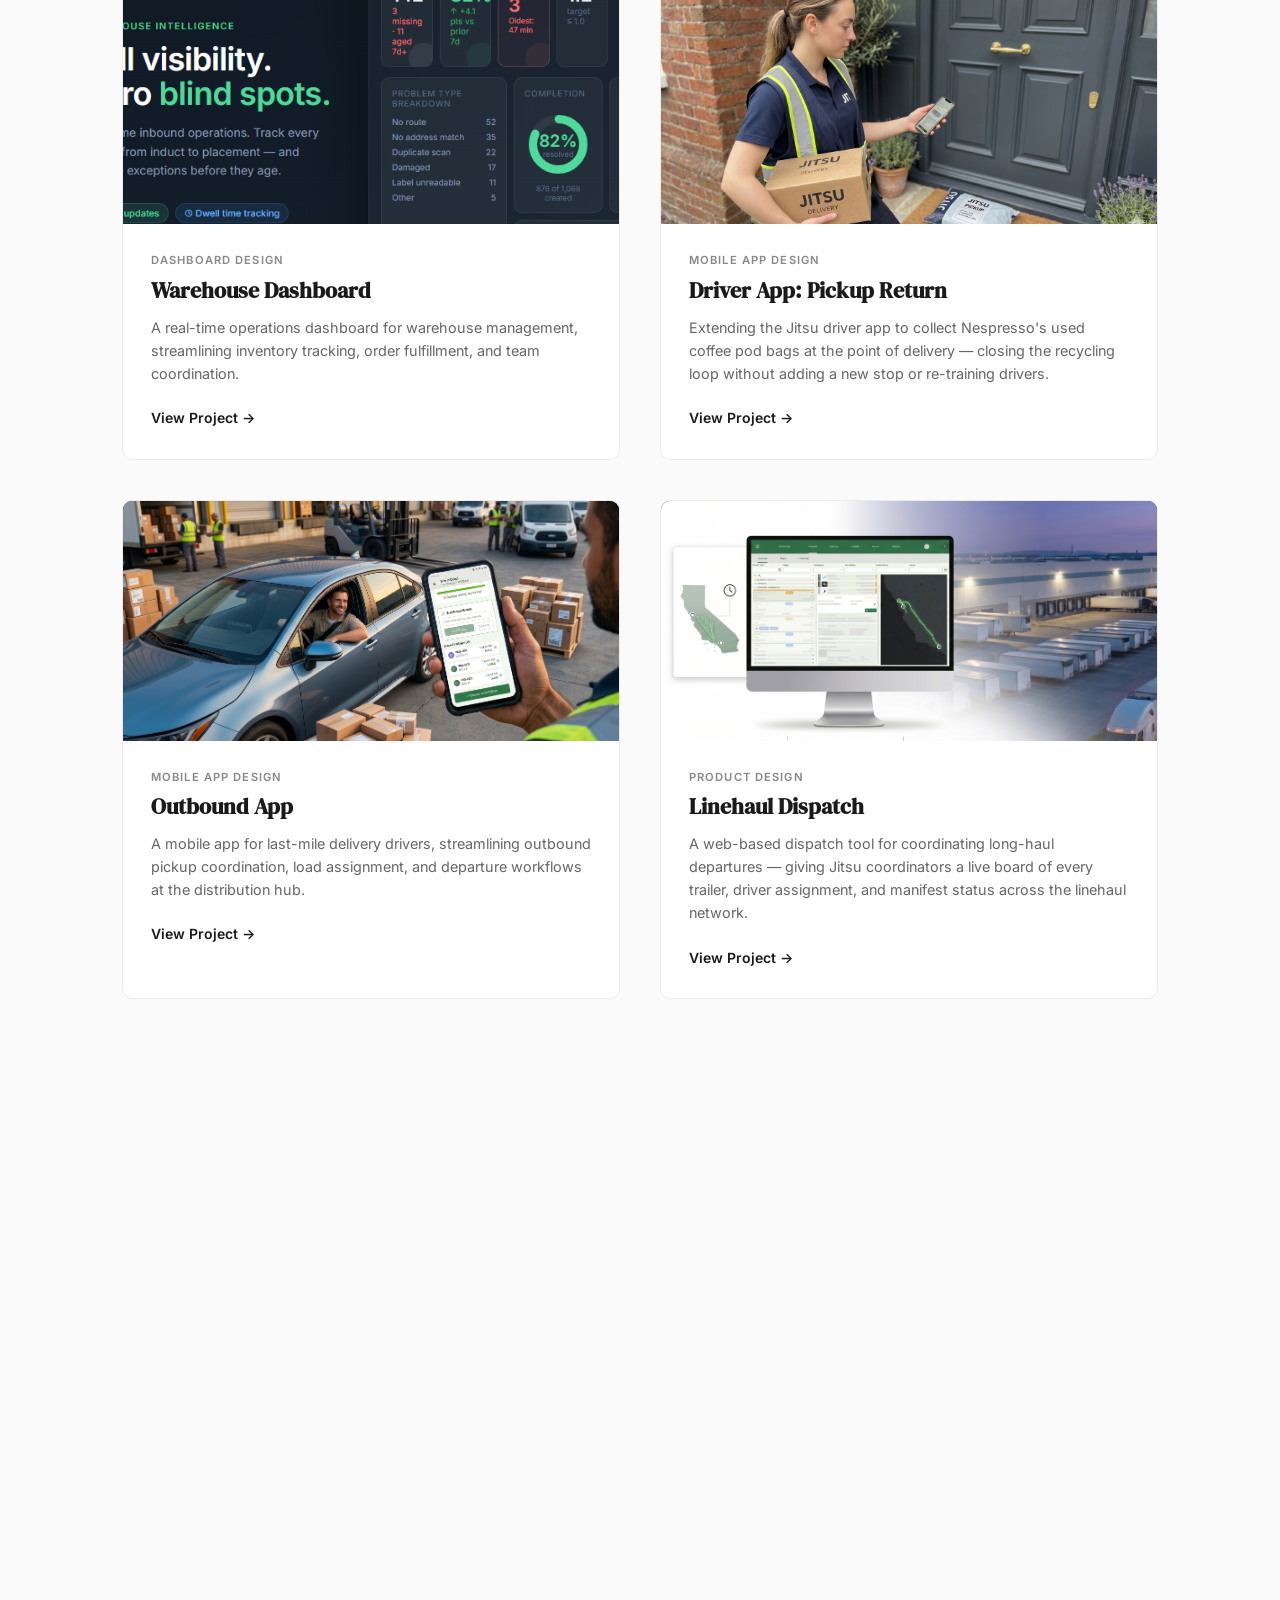
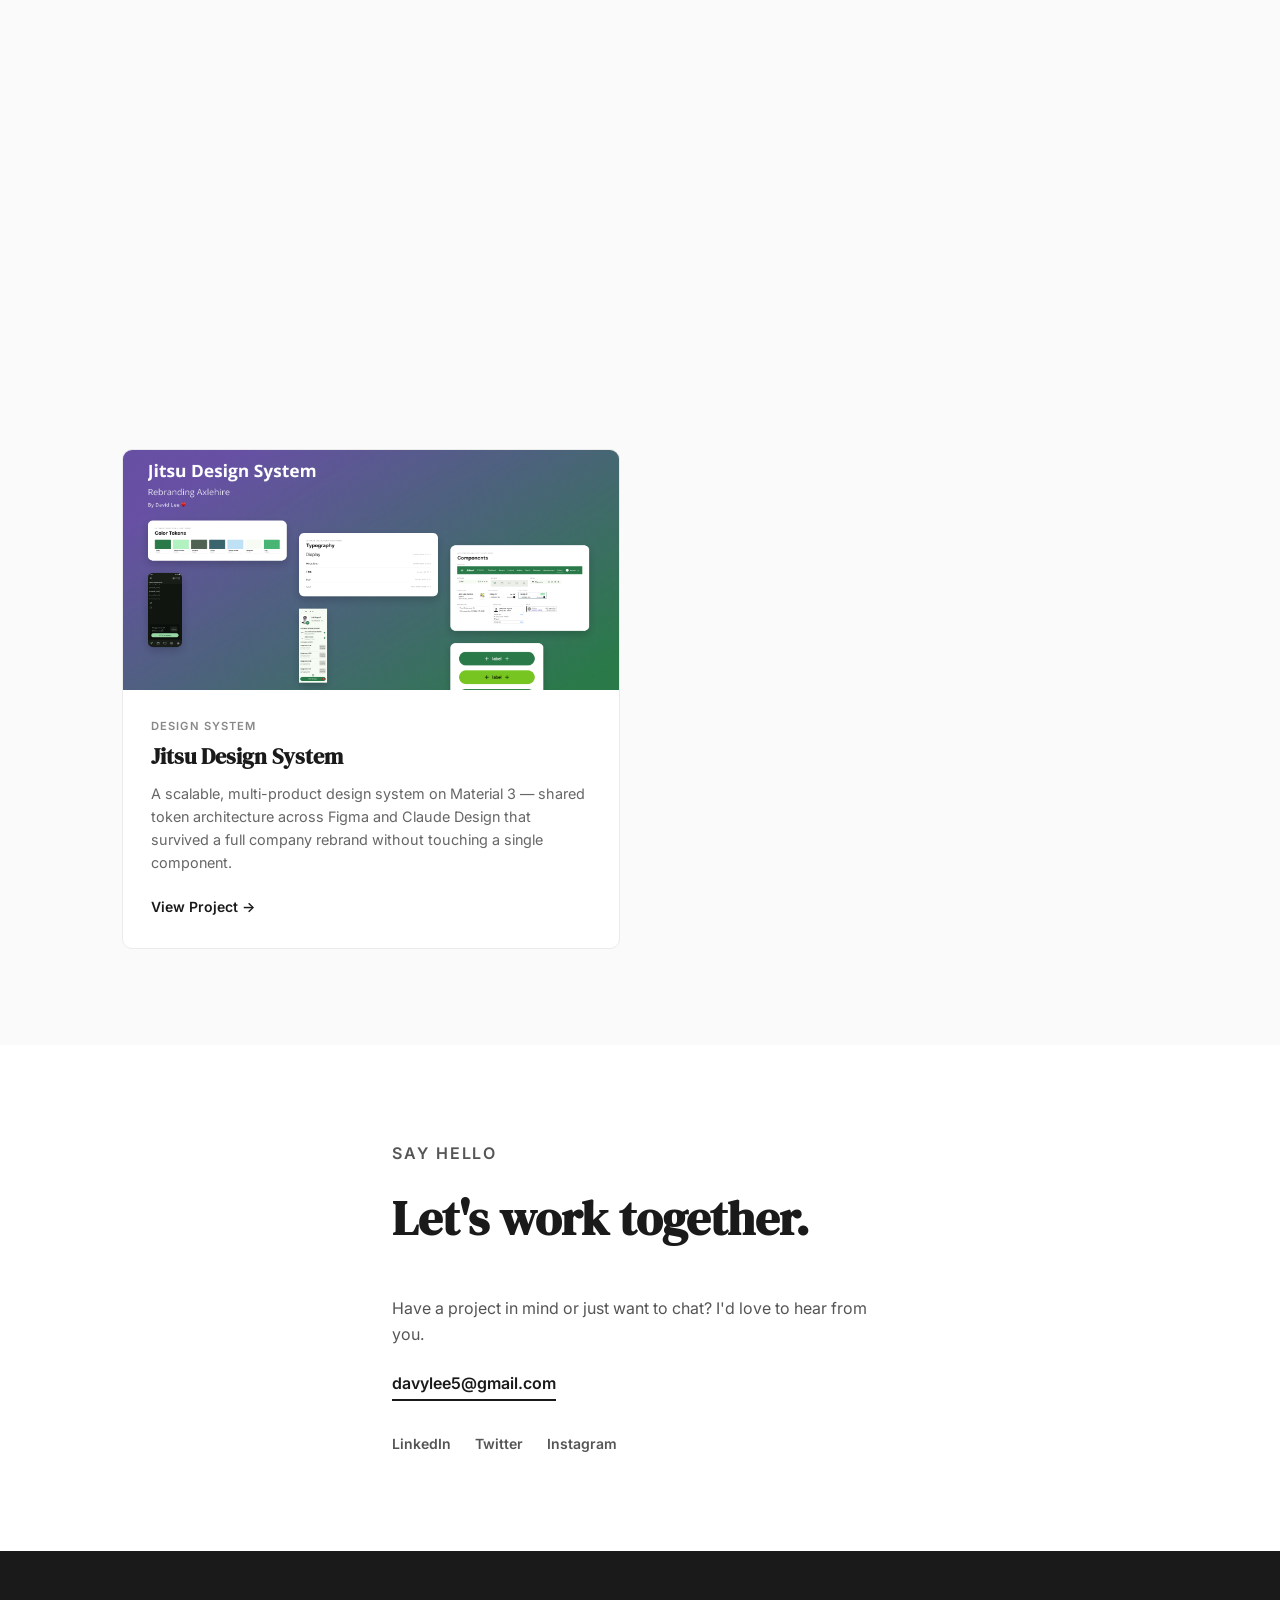
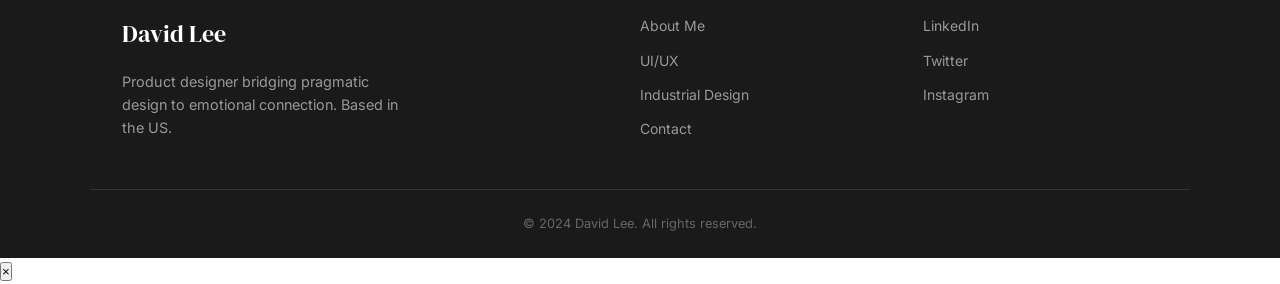
<file: much-love.html>
<!DOCTYPE html>
<html lang="en">
<head>
  <meta charset="UTF-8" />
  <meta name="viewport" content="width=device-width, initial-scale=1.0" />
  <title>Much Love — David Lee</title>
  <link rel="preconnect" href="https://fonts.googleapis.com" />
  <link rel="preconnect" href="https://fonts.gstatic.com" crossorigin />
  <link href="https://fonts.googleapis.com/css2?family=DM+Serif+Display&family=Inter:wght@400;500;600&family=Open+Sans:wght@400;600&display=swap" rel="stylesheet" />
  <link rel="stylesheet" href="styles.css" />
  <link rel="stylesheet" href="case-study.css" />
  <script src="auth.js"></script>
  <!-- Google Analytics -->
  <script async src="https://www.googletagmanager.com/gtag/js?id=G-5YFQMYE4YG"></script>
  <script>
    window.dataLayer = window.dataLayer || [];
    function gtag(){dataLayer.push(arguments);}
    gtag('js', new Date());
    gtag('config', 'G-5YFQMYE4YG');
  </script>
</head>
<body>

  <!-- NAV -->
  <nav class="nav">
    <div class="nav__inner">
      <a href="index.html" class="nav__logo">David Lee</a>
      <ul class="nav__links">
        <li><a href="about.html">About Me</a></li>
        <li><a href="index.html#work">UI/UX</a></li>
        <li><a href="industrial-design.html">Industrial Design</a></li>
        <li><a href="https://docs.google.com/document/d/1jmt5-kHcd_fUzU9VFfjhh3RPl4ZJAEqT/edit?usp=sharing&ouid=112222338907735744444&rtpof=true&sd=true" target="_blank">Resume</a></li>
        <li><a href="index.html#contact" class="nav__cta">Contact</a></li>
      </ul>
      <button class="nav__burger" aria-label="Toggle menu">
        <span></span><span></span><span></span>
      </button>
    </div>
  </nav>

  <!-- CASE STUDY HERO -->
  <section class="cs-hero">
    <div class="container cs-hero__inner">
      <a href="index.html#work" class="cs-back">&larr; Back to Projects</a>
      <span class="project-card__tag">Web Design</span>
      <h1 class="cs-hero__title">Much Love</h1>
      <p class="cs-hero__sub">Redesigning the Much Love Animal Rescue website to make adoption, fostering, volunteering, and donating feel clear and inviting — transforming an overwhelming wall of information into a guided, step-by-step experience.</p>
      <div class="cs-meta">
        <div class="cs-meta__item">
          <span class="cs-meta__label">Role</span>
          <span class="cs-meta__value">UX Designer</span>
        </div>
        <div class="cs-meta__item">
          <span class="cs-meta__label">Timeline</span>
          <span class="cs-meta__value">1 Month · 2021</span>
        </div>
        <div class="cs-meta__item">
          <span class="cs-meta__label">Platform</span>
          <span class="cs-meta__value">Web (Desktop + Mobile)</span>
        </div>
        <div class="cs-meta__item">
          <span class="cs-meta__label">Tools</span>
          <span class="cs-meta__value">Figma, Miro, HTML/CSS/JS</span>
        </div>
      </div>
    </div>
  </section>

  <!-- HERO IMAGE -->
  <div class="cs-cover">
    <div class="cs-cover__img cs-cover__img--much-love"></div>
  </div>

  <!-- OVERVIEW -->
  <section class="cs-section">
    <div class="container cs-two-col">
      <div class="cs-two-col__sidebar">
        <p class="section-label">Overview</p>
      </div>
      <div class="cs-two-col__body">
        <h2 class="cs-section__title">The Challenge</h2>
        <p>Much Love Animal Rescue's website had a fundamental information architecture problem: it contained a wealth of helpful content, but users couldn't find the most important things — how to adopt a pet, what the process involved, or how to donate effectively. Content was text-heavy, processes were buried, and donation options were so numerous they created decision paralysis.</p>
        <p>The goal was to redesign the site so that anyone arriving with intent to adopt, foster, volunteer, or donate could immediately understand what to do next — guided step-by-step rather than left to hunt through dense pages.</p>
      </div>
    </div>
    <div class="container" style="margin-top: 2.5rem;">
      <img src="images/ml-mobile.jpg" alt="Much Love redesign — mobile version" style="width:100%; border-radius:10px; border:1px solid #ebebeb;" />
      <p style="font-size:0.8rem; color:#888; margin-top:0.75rem;">Mobile redesign — clear calls to action and streamlined content hierarchy replacing the original text-heavy layout.</p>
    </div>
  </section>

  <!-- DIVIDER -->
  <div class="cs-divider"></div>

  <!-- RESEARCH -->
  <section class="cs-section">
    <div class="container cs-two-col">
      <div class="cs-two-col__sidebar">
        <p class="section-label">Research</p>
      </div>
      <div class="cs-two-col__body">
        <h2 class="cs-section__title">Understanding the Users</h2>
        <p>Research combined a survey of ten respondents, five one-on-one interviews, a SWOT competitor analysis of three animal rescue organizations, and a heuristic evaluation of the existing Much Love site. The existing site's problems came into sharp focus:</p>
        <ul class="cs-list">
          <li>No clear adoption process — users didn't know what steps to follow or what was expected of them.</li>
          <li>Content was too text-heavy — important information was buried inside paragraphs instead of surfaced as scannable steps.</li>
          <li>Too many donation options — abundance created confusion, not generosity, leading to abandonment.</li>
          <li>Users wanted access to animal medical history upfront — a key trust signal that was missing entirely.</li>
        </ul>
        <div class="cs-callout">
          <p>"Love animals but I don't know if I am ready to have my own."</p>
          <span>— Primary persona, reflecting the anxiety around commitment that the design needed to reduce</span>
        </div>
      </div>
    </div>

    <div class="container" style="margin-top: 2.5rem;">
      <figure class="cs-figure">
        <img src="images/ml-heuristic.png" alt="Heuristic evaluation of existing Much Love homepage" />
        <figcaption>Heuristic evaluation of the existing homepage — identified usability violations driving the redesign.</figcaption>
      </figure>
    </div>

    <div class="container" style="margin-top: 2rem; display: grid; grid-template-columns: 1fr 1fr; gap: 1.5rem;">
      <figure class="cs-figure">
        <img src="images/ml-survey-responses.jpg" alt="Survey responses" />
        <figcaption>Survey data — 70% pet owners, 30% prior rescue adopters among the 10 respondents.</figcaption>
      </figure>
      <figure class="cs-figure">
        <img src="images/ml-affinity.jpg" alt="Interview affinity diagram" />
        <figcaption>Interview affinity diagram — insights from five one-on-one sessions clustered by theme.</figcaption>
      </figure>
    </div>

    <div class="container" style="margin-top: 2rem; display: grid; grid-template-columns: 1fr 1fr; gap: 1.5rem;">
      <figure class="cs-figure">
        <img src="images/ml-competitor.jpg" alt="Competitor analysis" />
        <figcaption>Competitor analysis — SWOT mapping of three animal rescue organizations' web experiences.</figcaption>
      </figure>
      <figure class="cs-figure">
        <img src="images/ml-feature-prioritization.jpg" alt="Feature prioritization" />
        <figcaption>Feature prioritization — ranked research-identified improvements by user impact and feasibility.</figcaption>
      </figure>
    </div>

    <div class="container" style="margin-top: 2rem;">
      <figure class="cs-figure">
        <img src="images/ml-persona.jpg" alt="Primary user persona" />
        <figcaption>Primary persona — an animal lover who wants to adopt but feels uncertain about the process and commitment.</figcaption>
      </figure>
    </div>
  </section>

  <!-- DIVIDER -->
  <div class="cs-divider"></div>

  <!-- PROCESS -->
  <section class="cs-section">
    <div class="container cs-two-col">
      <div class="cs-two-col__sidebar">
        <p class="section-label">Process</p>
      </div>
      <div class="cs-two-col__body">
        <h2 class="cs-section__title">Designing the New Experience</h2>
        <p>The design process began with storyboarding and task flow mapping for the two most critical journeys: adoption and donation. These flows became the backbone of the redesign — every screen was evaluated against whether it moved the user confidently toward completing one of these goals.</p>
        <ul class="cs-list">
          <li><strong>Storyboard</strong> — mapped the emotional journey from first visit through adoption completion to set the right tone for each screen.</li>
          <li><strong>Task flows</strong> — diagrammed the adoption and donation processes separately before wireframing, identifying where the existing site forced unnecessary detours.</li>
          <li><strong>Style guide</strong> — developed a warm, visually appealing design language that conveyed care and trust before a single interaction.</li>
          <li><strong>A/B testing</strong> — four design variations were tested to validate the most effective layout for the adoption flow.</li>
        </ul>
      </div>
    </div>

    <div class="container" style="margin-top: 2.5rem;">
      <figure class="cs-figure">
        <img src="images/ml-storyboard.jpg" alt="User journey storyboard" />
        <figcaption>Storyboard — emotional journey from first visit to adoption completion, informing the tone of each screen.</figcaption>
      </figure>
    </div>

    <div class="container" style="margin-top: 2rem; display: grid; grid-template-columns: 1fr 1fr; gap: 1.5rem;">
      <figure class="cs-figure">
        <img src="images/ml-adoption-task-flow.jpg" alt="Adoption process task flow" />
        <figcaption>Adoption task flow — step-by-step map of the process from browsing animals to completing an application.</figcaption>
      </figure>
      <figure class="cs-figure">
        <img src="images/ml-adoption-wireframe.jpg" alt="Adoption process wireframe" />
        <figcaption>Adoption wireframes — low-fidelity screens aligned to the task flow before visual design.</figcaption>
      </figure>
    </div>

    <div class="container" style="margin-top: 2rem; display: grid; grid-template-columns: 1fr 1fr; gap: 1.5rem;">
      <figure class="cs-figure">
        <img src="images/ml-donation-task-flow.jpg" alt="Donation process task flow" />
        <figcaption>Donation task flow — streamlined from the original multi-step, multi-option confusion to a clear two-step process.</figcaption>
      </figure>
      <figure class="cs-figure">
        <img src="images/ml-donation-wireframe.jpg" alt="Donation process wireframe" />
        <figcaption>Donation wireframes — amount selection and confirmation screens designed for minimal friction.</figcaption>
      </figure>
    </div>

    <div class="container" style="margin-top: 2rem;">
      <figure class="cs-figure">
        <img src="images/ml-style-guide.jpg" alt="Visual style guide" />
        <figcaption>Style guide — warm color palette, approachable typography, and imagery guidelines communicating care and trust.</figcaption>
      </figure>
    </div>
  </section>

  <!-- DIVIDER -->
  <div class="cs-divider"></div>

  <!-- SOLUTION -->
  <section class="cs-section">
    <div class="container cs-two-col">
      <div class="cs-two-col__sidebar">
        <p class="section-label">Solution</p>
      </div>
      <div class="cs-two-col__body">
        <h2 class="cs-section__title">The Redesigned Site</h2>
        <p>The redesign replaced a content-dump homepage with clear calls to action and dedicated guided flows for each user intent. Rather than expecting visitors to read their way to a decision, the site now leads them through structured steps — reducing anxiety about the adoption process and making donations feel purposeful rather than overwhelming.</p>
      </div>
    </div>
    <div class="container cs-features">
      <div class="cs-feature">
        <div class="cs-feature__number">01</div>
        <h3>Guided Adoption Flow</h3>
        <p>A pop-up qualification step surfaces eligibility and fee information upfront — removing surprises late in the process that caused abandonment. Users are walked through each step sequentially rather than presented with a wall of requirements.</p>
      </div>
      <div class="cs-feature">
        <div class="cs-feature__number">02</div>
        <h3>Animal Medical History</h3>
        <p>Research identified this as a top-requested feature — and a key trust signal. Displaying medical history on each animal's profile page reduces hesitancy and helps prospective adopters make more confident decisions.</p>
      </div>
      <div class="cs-feature">
        <div class="cs-feature__number">03</div>
        <h3>Streamlined Donations</h3>
        <p>Reduced the donation experience from a confusing multi-option page to a clean amount selector with one clear confirmation step. Fewer choices, faster completion, more confident donors.</p>
      </div>
      <div class="cs-feature">
        <div class="cs-feature__number">04</div>
        <h3>Responsive Mobile Design</h3>
        <p>Full mobile-first redesign with responsive pop-ups and touch-friendly interaction patterns — meeting users where they are rather than assuming a desktop context.</p>
      </div>
    </div>

    <div class="container cs-final-images">
      <!-- Mobile screens — 2-up at phone width -->
      <div style="display: grid; grid-template-columns: repeat(2, 1fr); gap: 2rem; align-items: start;">
        <figure class="cs-figure cs-figure--mobile" style="align-items: center;">
          <img src="images/ml-adoption.gif" alt="Adoption flow animated prototype" />
          <figcaption>Adoption flow — from browsing animals through qualification pop-up to application submission.</figcaption>
        </figure>
        <figure class="cs-figure cs-figure--mobile" style="align-items: center;">
          <img src="images/ml-donation.gif" alt="Donation flow animated prototype" />
          <figcaption>Donation flow — streamlined amount selection and confirmation replacing the original multi-option confusion.</figcaption>
        </figure>
      </div>
      <!-- Desktop screen — full width -->
      <figure class="cs-figure">
        <img src="images/ml-desktop.gif" alt="Desktop version animated prototype" />
        <figcaption>Desktop version — full site experience with animated transitions and interactive elements.</figcaption>
      </figure>
    </div>
  </section>

  <!-- DIVIDER -->
  <div class="cs-divider"></div>

  <!-- RESULTS -->
  <section class="cs-section">
    <div class="container cs-two-col">
      <div class="cs-two-col__sidebar">
        <p class="section-label">Testing</p>
      </div>
      <div class="cs-two-col__body">
        <h2 class="cs-section__title">A/B Testing &amp; Iteration</h2>
        <p>Four design variations were tested to validate the most effective approach for the adoption flow. The primary question was how to present the qualification information — pop-up, slide-in panel, or inline form — to maximize completion without creating friction. Three iterations refined the winning pattern.</p>
      </div>
    </div>
    <div class="container cs-stats">
      <div class="cs-stat">
        <span class="cs-stat__number">4</span>
        <p>design variations A/B tested for the adoption flow layout</p>
      </div>
      <div class="cs-stat">
        <span class="cs-stat__number">3</span>
        <p>key pain points addressed: unclear process, heavy content, too many donation options</p>
      </div>
      <div class="cs-stat">
        <span class="cs-stat__number">70%</span>
        <p>of survey respondents were pet owners — confirming the right audience was being reached</p>
      </div>
    </div>

    <div class="container" style="margin-top: 2.5rem; display: grid; grid-template-columns: 1fr 1fr; gap: 1.5rem;">
      <figure class="cs-figure">
        <img src="images/ml-ab-1.jpg" alt="A/B test variation 1" />
        <figcaption>A/B variation 1 — initial layout tested with users for adoption flow entry point.</figcaption>
      </figure>
      <figure class="cs-figure">
        <img src="images/ml-ab-2.jpg" alt="A/B test variation 2" />
        <figcaption>A/B variation 2 — alternative layout with repositioned calls to action.</figcaption>
      </figure>
    </div>

    <div class="container" style="margin-top: 2rem; display: grid; grid-template-columns: 1fr 1fr; gap: 1.5rem;">
      <figure class="cs-figure">
        <img src="images/ml-ab-3.jpg" alt="A/B test variation 3" />
        <figcaption>A/B variation 3 — condensed header with prominent adoption CTA above the fold.</figcaption>
      </figure>
      <figure class="cs-figure">
        <img src="images/ml-ab-4.jpg" alt="A/B test variation 4" />
        <figcaption>A/B variation 4 — final tested layout that became the basis for the iteration phase.</figcaption>
      </figure>
    </div>

    <div class="container" style="margin-top: 2rem;">
      <figure class="cs-figure">
        <img src="images/ml-iter-popup.jpg" alt="Adoption iteration: pop-up qualification" />
        <figcaption>Iteration 1 — pop-up qualification form presenting eligibility and fees before the full adoption application.</figcaption>
      </figure>
    </div>

    <div class="container" style="margin-top: 2rem; display: grid; grid-template-columns: 1fr 1fr; gap: 1.5rem;">
      <figure class="cs-figure">
        <img src="images/ml-iter-slide.jpg" alt="Adoption iteration: slide-in panel" />
        <figcaption>Iteration 2 — slide-in panel tested as an alternative to the full pop-up.</figcaption>
      </figure>
      <figure class="cs-figure">
        <img src="images/ml-iter-form.jpg" alt="Adoption iteration: inline form" />
        <figcaption>Iteration 3 — inline form approach, allowing users to complete qualification without a modal interruption.</figcaption>
      </figure>
    </div>
  </section>

  <!-- DIVIDER -->
  <div class="cs-divider"></div>

  <!-- REFLECTION -->
  <section class="cs-section">
    <div class="container cs-two-col">
      <div class="cs-two-col__sidebar">
        <p class="section-label">Reflection</p>
      </div>
      <div class="cs-two-col__body">
        <h2 class="cs-section__title">What I Learned</h2>
        <p>This project demonstrated how much damage a misaligned information architecture can do to a mission-driven organization. Much Love had the content — they just presented it in a way that overwhelmed rather than guided. The most impactful change wasn't a visual redesign; it was reordering information so the right thing appeared at the right moment in the user's decision process.</p>
        <p>The A/B testing phase was particularly instructive. All four variations felt "reasonable" from a design perspective, but user testing revealed that seemingly small differences — where the qualification pop-up appeared, how fees were disclosed — had significant effects on users' confidence and willingness to continue. Design intuition isn't enough: you have to test.</p>
        <p>If continuing this project, I'd add a live chat or quick-contact feature for prospective adopters with specific questions — the research showed that uncertainty about the process was the biggest barrier, and a human touchpoint at the right moment could meaningfully improve conversion.</p>
      </div>
    </div>
  </section>

  <!-- NEXT PROJECT -->
  <section class="cs-next">
    <div class="container cs-next__inner">
      <p class="section-label">Next Project</p>
      <h2>Jitsu Design System</h2>
      <a href="design-system.html" class="btn btn--primary">View Project &rarr;</a>
    </div>
  </section>

  <!-- FOOTER -->
  <footer class="footer">
    <div class="container footer__inner">
      <div class="footer__brand">
        <span class="footer__logo">David Lee</span>
        <p>Product designer bridging pragmatic design to emotional connection. Based in the US.</p>
      </div>
      <nav class="footer__nav">
        <a href="about.html">About Me</a>
        <a href="index.html#work">UI/UX</a>
        <a href="industrial-design.html">Industrial Design</a>
        <a href="index.html#contact">Contact</a>
      </nav>
      <div class="footer__socials">
        <a href="https://www.linkedin.com/in/wdavidl/" target="_blank" rel="noopener">LinkedIn</a>
        <a href="#" target="_blank" rel="noopener">Twitter</a>
        <a href="#" target="_blank" rel="noopener">Instagram</a>
      </div>
    </div>
    <div class="footer__bottom">
      <p>&copy; 2024 David Lee. All rights reserved.</p>
    </div>
  </footer>

  <script src="script.js"></script>
</body>
</html>
</file>
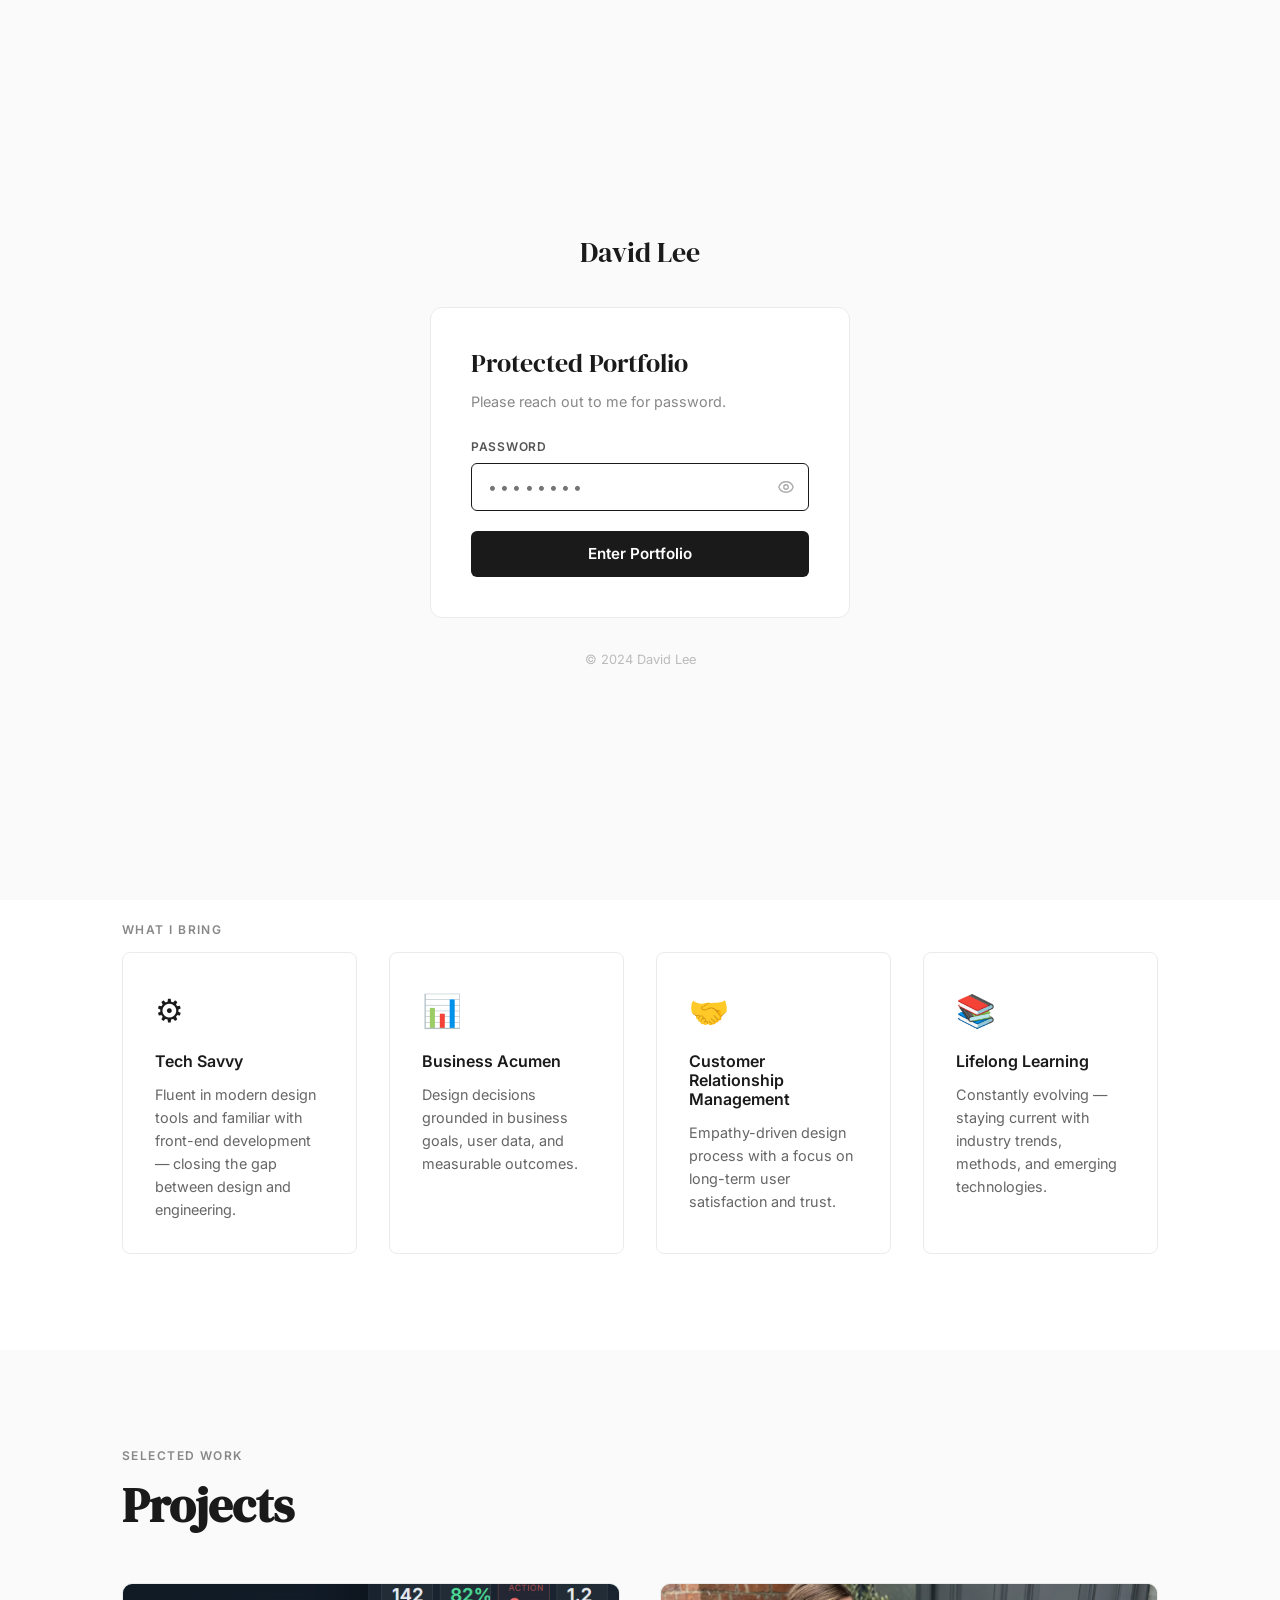
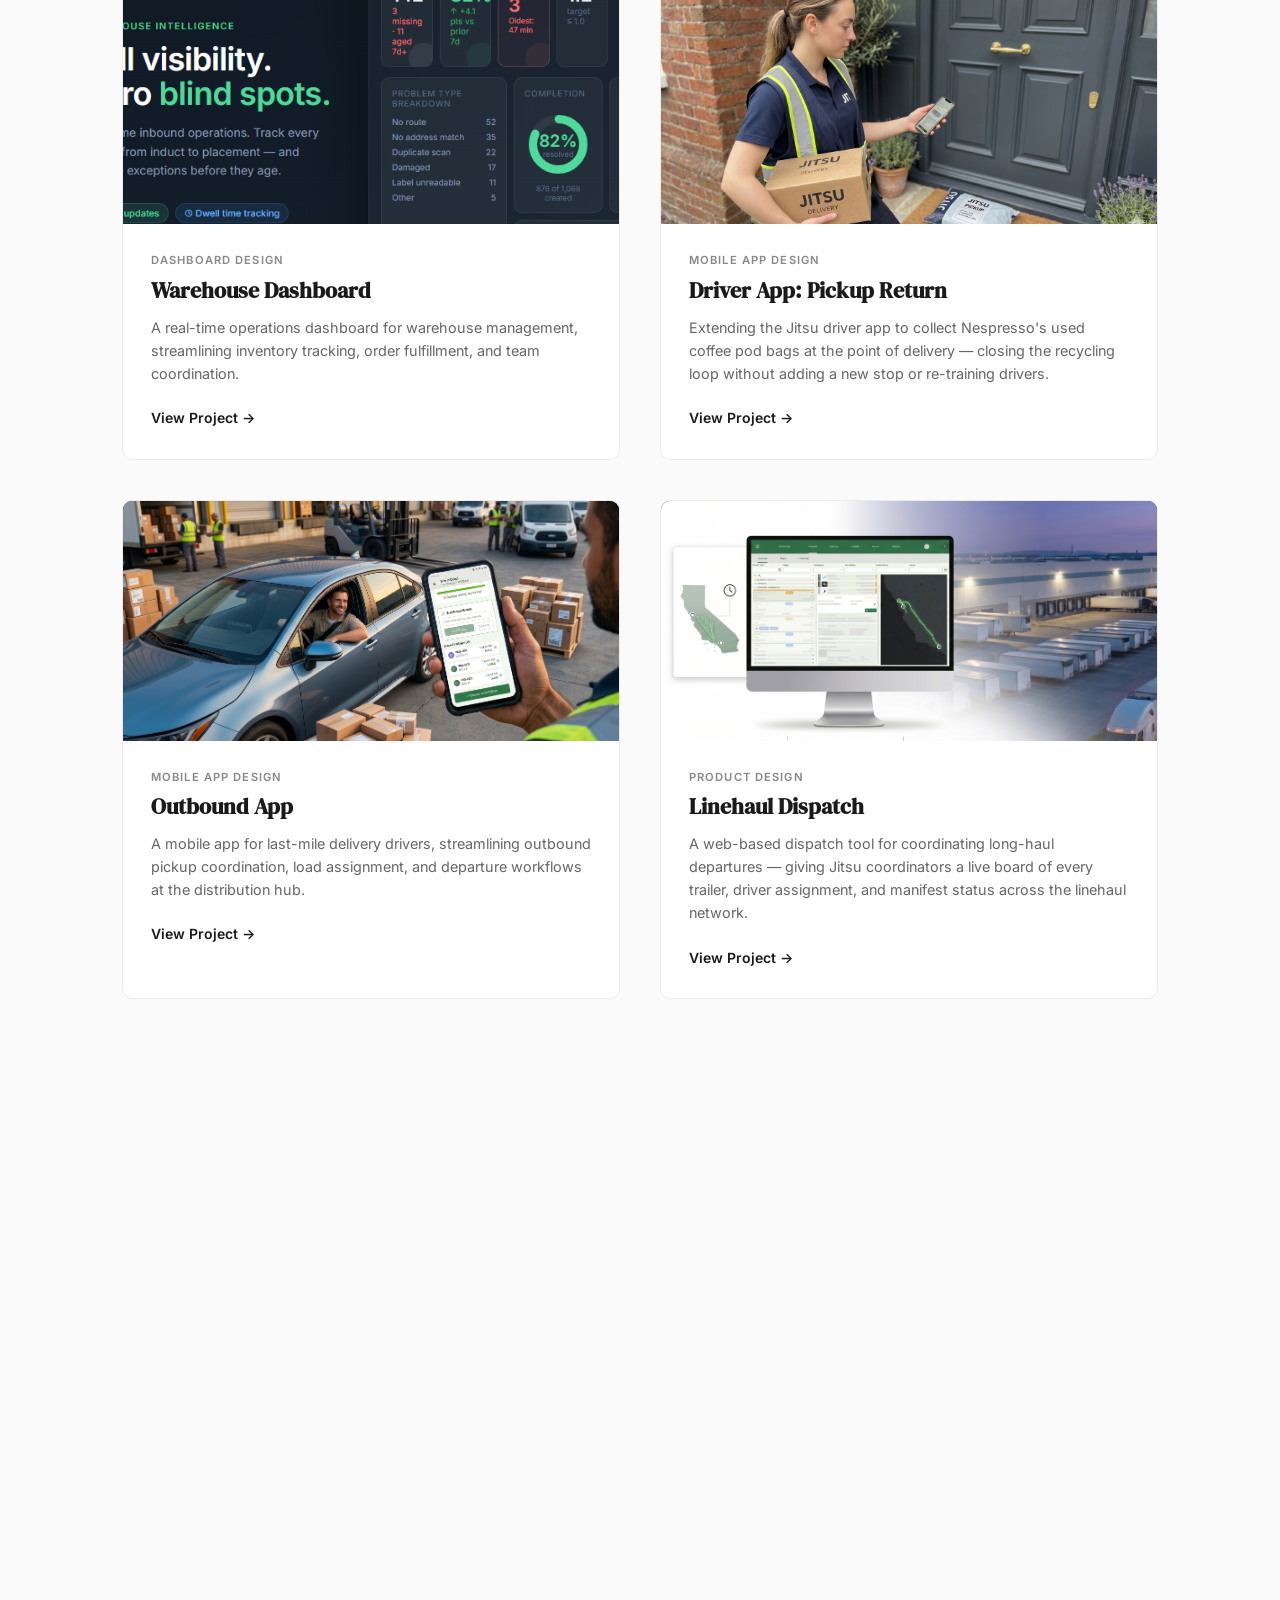
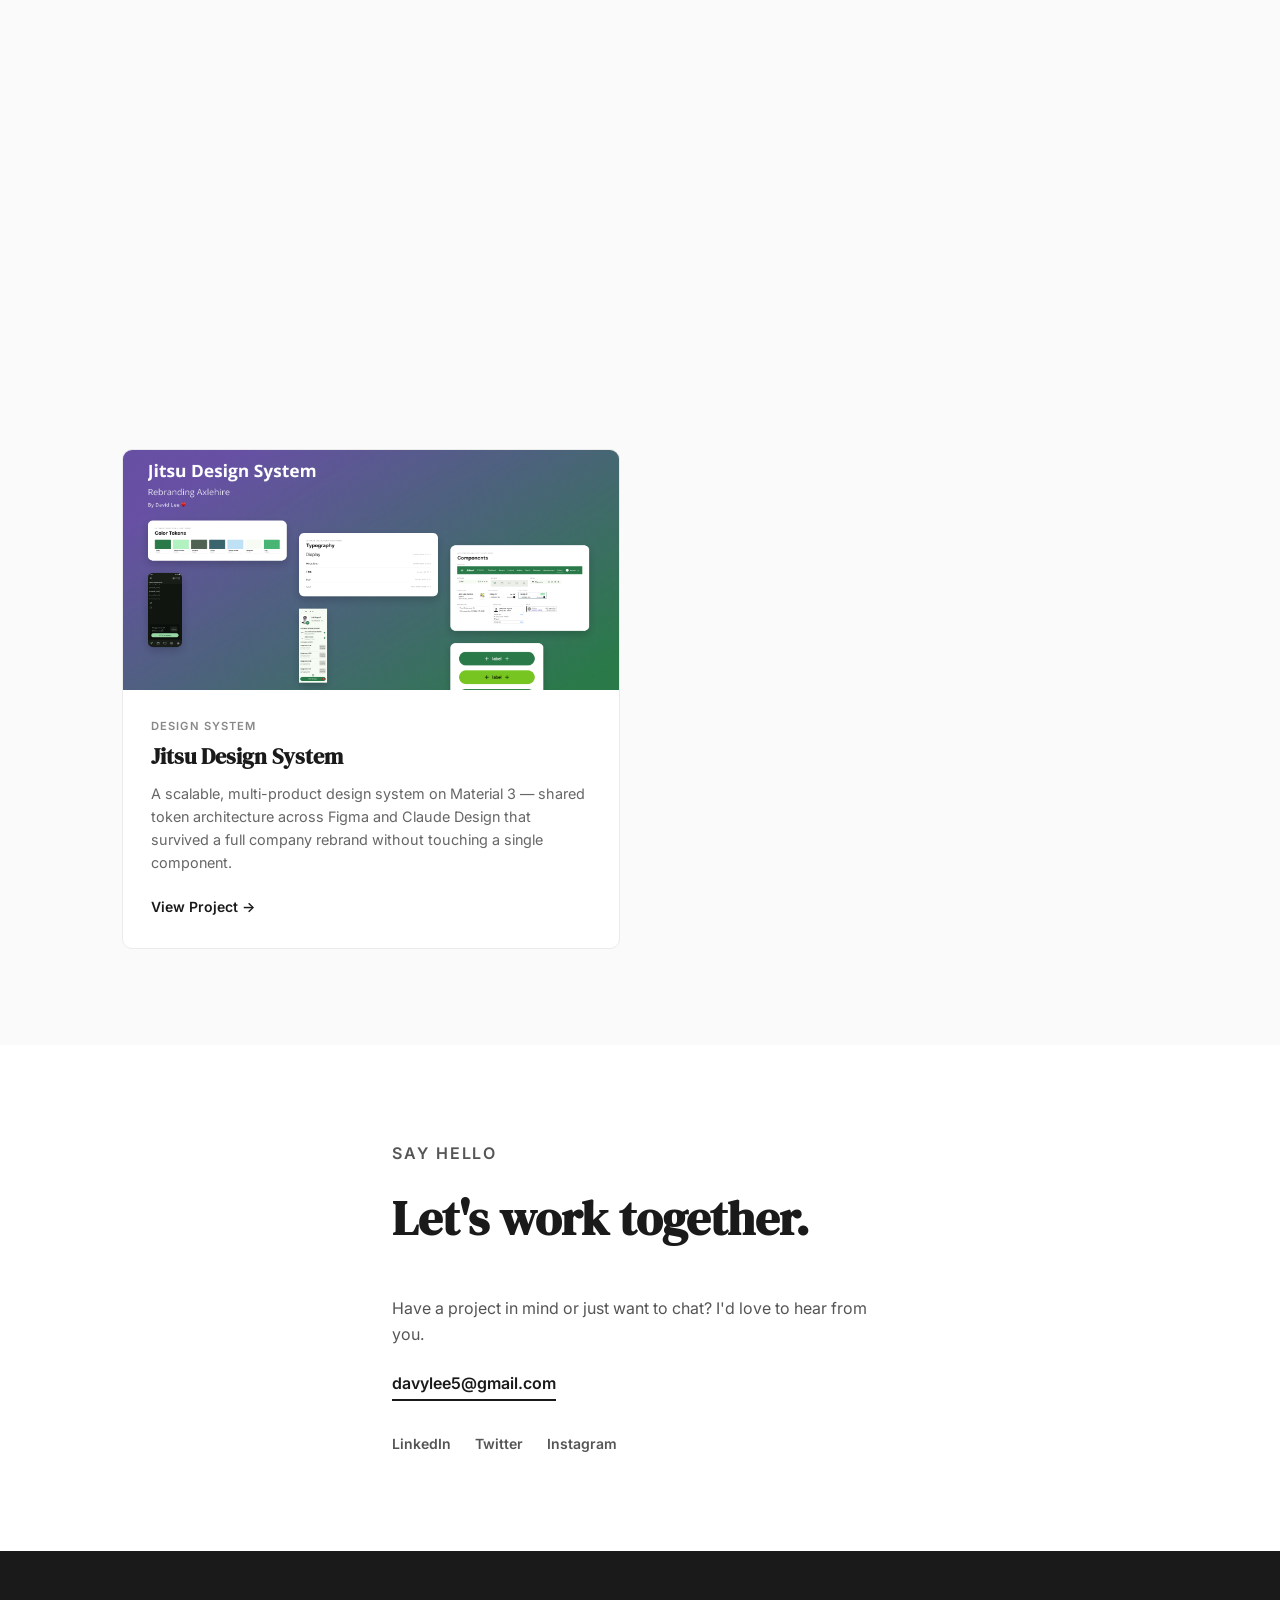
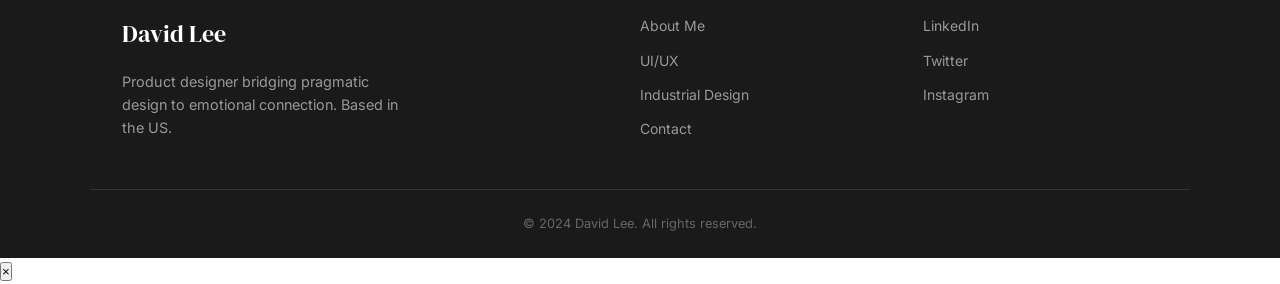
<file: outbound-app.html>
﻿<!DOCTYPE html>
<html lang="en">
<head>
  <meta charset="UTF-8" />
  <meta name="viewport" content="width=device-width, initial-scale=1.0" />
  <title>Outbound App — David Lee</title>
  <link rel="preconnect" href="https://fonts.googleapis.com" />
  <link rel="preconnect" href="https://fonts.gstatic.com" crossorigin />
  <link href="https://fonts.googleapis.com/css2?family=DM+Serif+Display&family=Inter:wght@400;500;600&family=Open+Sans:wght@400;600&display=swap" rel="stylesheet" />
  <link rel="stylesheet" href="styles.css" />
  <link rel="stylesheet" href="case-study.css" />
  <script src="auth.js"></script>
  <!-- Google Analytics -->
  <script async src="https://www.googletagmanager.com/gtag/js?id=G-5YFQMYE4YG"></script>
  <script>
    window.dataLayer = window.dataLayer || [];
    function gtag(){dataLayer.push(arguments);}
    gtag('js', new Date());
    gtag('config', 'G-5YFQMYE4YG');
  </script>
</head>
<body>

  <!-- NAV -->
  <nav class="nav">
    <div class="nav__inner">
      <a href="index.html" class="nav__logo">David Lee</a>
      <ul class="nav__links">
        <li><a href="about.html">About Me</a></li>
        <li><a href="index.html#work">UI/UX</a></li>
        <li><a href="industrial-design.html">Industrial Design</a></li>
        <li><a href="https://docs.google.com/document/d/1jmt5-kHcd_fUzU9VFfjhh3RPl4ZJAEqT/edit?usp=sharing&ouid=112222338907735744444&rtpof=true&sd=true" target="_blank">Resume</a></li>
        <li><a href="index.html#contact" class="nav__cta">Contact</a></li>
      </ul>
      <button class="nav__burger" aria-label="Toggle menu">
        <span></span><span></span><span></span>
      </button>
    </div>
  </nav>

  <!-- CASE STUDY HERO -->
  <section class="cs-hero">
    <div class="container cs-hero__inner">
      <a href="index.html#work" class="cs-back">&larr; Back to Projects</a>
      <span class="project-card__tag">Mobile App Design</span>
      <h1 class="cs-hero__title">Outbound App</h1>
      <p class="cs-hero__sub">Redesigning the driver pickup experience for Jitsu's last-mile delivery hubs — a new Scan to Collect flow and a proactive Parking mode that together reduce congestion and establish a tighter chain of custody for every outbound parcel.</p>
      <div class="cs-meta">
        <div class="cs-meta__item">
          <span class="cs-meta__label">Role</span>
          <span class="cs-meta__value">Lead Product Designer</span>
        </div>
        <div class="cs-meta__item">
          <span class="cs-meta__label">Timeline</span>
          <span class="cs-meta__value">4 Months</span>
        </div>
        <div class="cs-meta__item">
          <span class="cs-meta__label">Platform</span>
          <span class="cs-meta__value">iOS, Android &amp; Zebra</span>
        </div>
        <div class="cs-meta__item">
          <span class="cs-meta__label">Tools</span>
          <span class="cs-meta__value">Figma, FigJam</span>
        </div>
      </div>
    </div>
  </section>

  <!-- HERO IMAGE -->
  <div class="cs-cover">
    <div class="cs-cover__img cs-cover__img--outbound"></div>
  </div>

  <!-- OVERVIEW -->
  <section class="cs-section">
    <div class="container cs-two-col">
      <div class="cs-two-col__sidebar">
        <p class="section-label">Overview</p>
      </div>
      <div class="cs-two-col__body">
        <h2 class="cs-section__title">The Challenge</h2>
        <p>At Jitsu's distribution hubs, outbound associates were handing parcels to drivers with no structured verification step. The existing app only surfaced small sort package locations — large sort packages were entirely out of scope, meaning associates had to mentally track two separate systems during every handoff. At peak shift starts, drivers and associates were in the same physical space at the same time, creating congestion at the small sort desk with no mechanism for proactive preparation.</p>
        <p>Beyond congestion, there was no reliable chain of custody between the sort wall and the driver's vehicle. Missorted parcels were discovered late, missing packages had no standardized search protocol, and there was no event record of who handed what to whom. The goal was to redesign the Scan to Collect experience from the ground up — and introduce a second mode, Parking, that let associates proactively prepare loads and bring them to drivers waiting in the lot.</p>
      </div>
    </div>
    <div class="container" style="margin-top: 2.5rem;">
      <figure class="cs-figure cs-figure--mobile cs-figure--centered">
        <img src="images/outbound-old.png" alt="Existing outbound app — Arrival screen with Parking tab" />
        <figcaption>The existing outbound app — small sort only, no driver ID lookup, no location grouping, and no chain of custody scan before handoff.</figcaption>
      </figure>
    </div>
  </section>

  <!-- DIVIDER -->
  <div class="cs-divider"></div>

  <!-- RESEARCH -->
  <section class="cs-section">
    <div class="container cs-two-col">
      <div class="cs-two-col__sidebar">
        <p class="section-label">Research</p>
      </div>
      <div class="cs-two-col__body">
        <h2 class="cs-section__title">Understanding the Users</h2>
        <p>I spent time shadowing outbound associates across morning peak shifts at two Jitsu hubs, then conducted follow-up interviews with associates, shift leads, and drivers. The findings split cleanly between the two user groups:</p>
        <ul class="cs-list">
          <li>Associates manually cross-referenced route manifests against physical parcel locations scattered across multiple areas of the small sort layout — they had no way to know when they had fully cleared a location.</li>
          <li>When a scanned parcel didn't belong to the route being collected, there was no prompt — the missort either went unnoticed or required a verbal escalation that disrupted the handoff.</li>
          <li>Drivers arrived at the desk not knowing whether their load was ready. With no proactive preparation system, the desk became a bottleneck as multiple drivers queued simultaneously at shift start.</li>
          <li>Missing packages had no standardized search process — associates had no access to a parcel's last known location or who had last touched it.</li>
        </ul>
        <div class="cs-callout">
          <p>"I know the packages are in two or three different spots but the app just gives me one big list. I have to keep running back to check I didn't miss anything at the first spot."</p>
          <span>— Outbound Associate, Contextual Interview</span>
        </div>
      </div>
    </div>
  </section>

  <!-- AFFINITY MAP -->
  <div class="container">
    <figure class="cs-figure">
      <img src="images/Affinity Map — Outbound App Pain Points.png" alt="Affinity map from associate and driver interviews — pain points clustered into four themes: location visibility, chain of custody, missort handling, and driver congestion" />
      <figcaption>Affinity map from associate and driver interviews — pain points clustered into four themes: location visibility, chain of custody, missort handling, and driver congestion.</figcaption>
    </figure>
  </div>

  <!-- DIVIDER -->
  <div class="cs-divider"></div>

  <!-- PROCESS -->
  <section class="cs-section">
    <div class="container cs-two-col">
      <div class="cs-two-col__sidebar">
        <p class="section-label">Process</p>
      </div>
      <div class="cs-two-col__body">
        <h2 class="cs-section__title">From Wireframes to High-Fidelity</h2>
        <p>The core design challenge was sequencing the workflow so that every decision point — badge scan, route selection, location-by-location collection, exception handling — felt like a natural next step rather than a branch in a decision tree. I ran three rounds of lo-fi testing with active outbound associates on the floor before moving to high-fidelity.</p>
        <ul class="cs-list">
          <li><strong>Round 1</strong> — Early wireframes grouped all parcels in a flat list sorted by route. Associates immediately flagged that they needed to see groupings by physical location, not route — "I need to know when I've finished a spot, not when I've scanned half a route."</li>
          <li><strong>Round 2</strong> — Introduced location cards with per-location progress counters. Testing revealed that associates needed a clear visual distinction between an in-progress location and a fully cleared one — a progress bar alone wasn't enough; they needed a state change (color + checkmark) to feel confident before moving on.</li>
          <li><strong>Round 3</strong> — Missort and missing parcel flows were tested in isolation. Associates found inline exception handling — resolving a missort without leaving the collection screen — significantly faster than a separate modal flow that had been in earlier designs.</li>
        </ul>
      </div>
    </div>
  </section>

  <!-- LO-FI WIREFRAMES IMAGE -->
  <div class="container cs-final-images">
    <figure class="cs-figure">
      <img src="images/outbound-lofi.png" alt="Lo-fi wireframes — OB scan driver badge flow" />
      <figcaption>Lo-fi wireframes — six-screen flow from badge scan through route details, location-grouped collection progress, and complete handoff. Tested with associates on the floor before moving to high-fidelity.</figcaption>
    </figure>
  </div>

  <!-- DIVIDER -->
  <div class="cs-divider"></div>

  <!-- SOLUTION -->
  <section class="cs-section">
    <div class="container cs-two-col">
      <div class="cs-two-col__sidebar">
        <p class="section-label">Solution</p>
      </div>
      <div class="cs-two-col__body">
        <h2 class="cs-section__title">The Final Design</h2>
        <p>The redesigned app operates in two distinct modes depending on whether staff are available — both modes share the same driver ID and route lookup foundation, then diverge based on who is doing the work and where:</p>
      </div>
    </div>
    <div class="container cs-features">
      <div class="cs-feature">
        <div class="cs-feature__number">01</div>
        <h3>Driver Badge Scan &amp; Route Lookup</h3>
        <p>Associates scan the driver's badge ID using a Zebra hardware scanner or manual entry. The app instantly surfaces the driver's name, vehicle, and all routes assigned for pickup — including both small sort and large sort package locations. Associates select one or more routes to begin collection.</p>
      </div>
      <div class="cs-feature">
        <div class="cs-feature__number">02</div>
        <h3>Location-Grouped Collection</h3>
        <p>Each physical location where parcels are staged appears as its own card with a live count (e.g., 5 / 23 scanned). As associates clear a location, the card transitions to a completed state with a checkmark — giving them unambiguous confidence before moving on. Missorted parcels trigger an immediate inline prompt to redirect the parcel to its correct location.</p>
      </div>
      <div class="cs-feature">
        <div class="cs-feature__number">03</div>
        <h3>Two-Mode Handoff: Walk-In &amp; Parking</h3>
        <p>When staff are occupied, drivers walk into the outbound area and associates use Scan to Collect at the desk. When staff are free, the Parking mode lets associates proactively stage and bring the full load — small and large sort — directly to the driver's vehicle in the lot, eliminating desk congestion entirely at peak shift starts.</p>
      </div>
    </div>
  </section>

  <!-- HI-FI DESIGN IMAGES -->
  <div class="container cs-final-images">
    <figure class="cs-figure">
      <img src="images/outbound-hifi.png" alt="High-fidelity screens — Outbound App Scan to Collect and Parking mode" />
      <figcaption>High-fidelity screens — badge scan, route details with large and small sort locations, location-grouped collection progress (0 → 23/23), success states, and complete handoff to driver. Bottom left shows the existing purple Arrival app context; bottom right shows location cards transitioning to completed state.</figcaption>
    </figure>
  </div>

  <!-- DIVIDER -->
  <div class="cs-divider"></div>

  <!-- EXCEPTION HANDLING CALLOUT -->
  <section class="cs-section">
    <div class="container cs-two-col">
      <div class="cs-two-col__sidebar">
        <p class="section-label">Edge Cases</p>
      </div>
      <div class="cs-two-col__body">
        <h2 class="cs-section__title">Handling Missorts &amp; Missing Parcels</h2>
        <p>Two edge cases required dedicated flows rather than generic error states — both are high-stakes enough to warrant their own resolution path:</p>
        <ul class="cs-list">
          <li><strong>Missort detection</strong> — When a scanned barcode doesn't belong to the active route, the app logs a missort event and surfaces the correct destination location so the associate can immediately re-sort the parcel. The collection flow resumes only after the missort is resolved — preventing misdirected packages from reaching the driver.</li>
          <li><strong>Missing parcels</strong> — If a parcel can't be located, the app displays its last known position and the identity of the associate who last handled it. The searching associate can attest they have physically looked (a logged button tap), then remove the parcel from the driver's route so the rest of the handoff can proceed without holding up the driver.</li>
        </ul>
      </div>
    </div>
  </section>

  <!-- IMAGE PLACEHOLDER: EDGE CASES -->
  <div class="container">
    <div class="cs-img-block" style="background-color: #f5f5f5; border: 1px dashed #d0d0d0;">
      <p class="cs-img-block__caption">Exception flows — missort redirection prompt and missing parcel resolution screen with last-known location and attestation. [Image coming soon]</p>
    </div>
  </div>

  <!-- DIVIDER -->
  <div class="cs-divider"></div>

  <!-- RESULTS -->
  <section class="cs-section">
    <div class="container cs-two-col">
      <div class="cs-two-col__sidebar">
        <p class="section-label">Results</p>
      </div>
      <div class="cs-two-col__body">
        <h2 class="cs-section__title">Impact</h2>
        <p>The redesigned Scan to Collect flow and Parking mode were piloted across two Jitsu hubs over a 6-week period. Results measured against the pre-launch baseline:</p>
      </div>
    </div>
    <div class="container cs-stats">
      <div class="cs-stat">
        <span class="cs-stat__number">55%</span>
        <p>Reduction in desk congestion during peak shift start windows</p>
      </div>
      <div class="cs-stat">
        <span class="cs-stat__number">3×</span>
        <p>Improvement in missort detection rate before driver departure</p>
      </div>
      <div class="cs-stat">
        <span class="cs-stat__number">91%</span>
        <p>Associate task completion rate in post-pilot usability sessions</p>
      </div>
    </div>
  </section>

  <!-- DIVIDER -->
  <div class="cs-divider"></div>

  <!-- REFLECTION -->
  <section class="cs-section">
    <div class="container cs-two-col">
      <div class="cs-two-col__sidebar">
        <p class="section-label">Reflection</p>
      </div>
      <div class="cs-two-col__body">
        <h2 class="cs-section__title">What I Learned</h2>
        <p>The most important design decision in this project wasn't a screen — it was the principle that completion confidence matters more than raw progress. Associates didn't just need to know how many parcels were left; they needed to know when a physical space had been fully cleared before they walked away from it. That shift from a global count to location-level completion states was what resolved the "did I miss something?" anxiety that had driven workarounds in the old flow.</p>
        <p>If I were to extend this project, I'd explore push notifications that alert an associate's device when a driver's expected arrival window is approaching — so the Parking mode preparation can begin before the driver is even on site, further absorbing congestion before it forms. I'd also invest in the dispatcher companion view to give shift leads visibility into which drivers have been handed off and which are still waiting.</p>
      </div>
    </div>
  </section>

  <!-- NEXT PROJECT -->
  <section class="cs-next">
    <div class="container cs-next__inner">
      <p class="section-label">Next Project</p>
      <h2>Linehaul Dispatch</h2>
      <a href="linehaul-dispatch.html" class="btn btn--primary">View Project &rarr;</a>
    </div>
  </section>

  <!-- FOOTER -->
  <footer class="footer">
    <div class="container footer__inner">
      <div class="footer__brand">
        <span class="footer__logo">David Lee</span>
        <p>Product designer bridging pragmatic design to emotional connection. Based in the US.</p>
      </div>
      <nav class="footer__nav">
        <a href="about.html">About Me</a>
        <a href="index.html#work">UI/UX</a>
        <a href="industrial-design.html">Industrial Design</a>
        <a href="index.html#contact">Contact</a>
      </nav>
      <div class="footer__socials">
        <a href="https://www.linkedin.com/in/wdavidl/" target="_blank" rel="noopener">LinkedIn</a>
        <a href="#" target="_blank" rel="noopener">Twitter</a>
        <a href="#" target="_blank" rel="noopener">Instagram</a>
      </div>
    </div>
    <div class="footer__bottom">
      <p>&copy; 2024 David Lee. All rights reserved.</p>
    </div>
  </footer>

  <script src="script.js"></script>
</body>
</html>
</file>
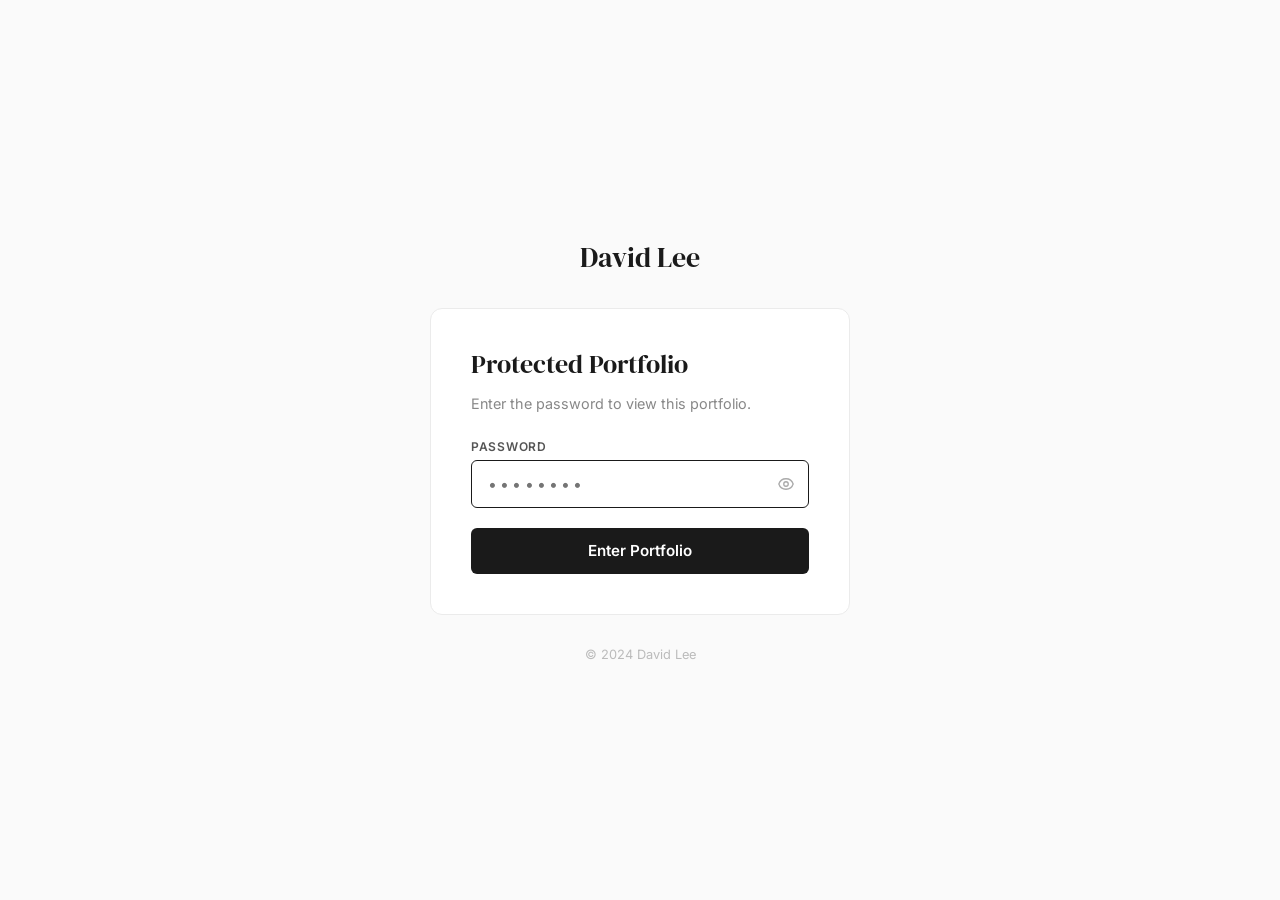
<file: password.html>
﻿<!DOCTYPE html>
<html lang="en">
<head>
  <meta charset="UTF-8" />
  <meta name="viewport" content="width=device-width, initial-scale=1.0" />
  <title>David Lee — Portfolio</title>
  <link rel="preconnect" href="https://fonts.googleapis.com" />
  <link rel="preconnect" href="https://fonts.gstatic.com" crossorigin />
  <link href="https://fonts.googleapis.com/css2?family=DM+Serif+Display&family=Inter:wght@400;500;600&display=swap" rel="stylesheet" />
  <style>
    *, *::before, *::after { box-sizing: border-box; margin: 0; padding: 0; }

    body {
      font-family: 'Inter', sans-serif;
      background: #fafafa;
      min-height: 100vh;
      display: flex;
      flex-direction: column;
      align-items: center;
      justify-content: center;
      padding: 2rem;
    }

    .gate {
      width: 100%;
      max-width: 420px;
      display: flex;
      flex-direction: column;
      align-items: center;
      gap: 2rem;
    }

    .gate__logo {
      font-family: 'DM Serif Display', serif;
      font-size: 1.75rem;
      color: #1a1a1a;
      text-decoration: none;
    }

    .gate__card {
      width: 100%;
      background: #fff;
      border: 1px solid #ebebeb;
      border-radius: 12px;
      padding: 2.5rem;
      display: flex;
      flex-direction: column;
      gap: 1.5rem;
    }

    .gate__heading {
      font-family: 'DM Serif Display', serif;
      font-size: 1.6rem;
      color: #1a1a1a;
      font-weight: 400;
      line-height: 1.2;
    }

    .gate__sub {
      font-size: 0.9rem;
      color: #888;
      line-height: 1.6;
      margin-top: -0.75rem;
    }

    .gate__field {
      display: flex;
      flex-direction: column;
      gap: 0.4rem;
    }

    .gate__label {
      font-size: 0.75rem;
      font-weight: 600;
      letter-spacing: 0.06em;
      text-transform: uppercase;
      color: #555;
    }

    .gate__input-wrap {
      position: relative;
      display: flex;
      align-items: center;
    }

    .gate__input {
      width: 100%;
      padding: 0.8rem 3rem 0.8rem 1rem;
      border: 1px solid #ddd;
      border-radius: 6px;
      font-family: 'Inter', sans-serif;
      font-size: 1rem;
      color: #1a1a1a;
      background: #fafafa;
      transition: border-color 0.2s, background 0.2s;
      letter-spacing: 0.2em;
    }

    .gate__input:focus {
      outline: none;
      border-color: #1a1a1a;
      background: #fff;
    }

    .gate__input.error {
      border-color: #c0392b;
      background: #fff8f7;
    }

    .gate__toggle {
      position: absolute;
      right: 0.85rem;
      background: none;
      border: none;
      cursor: pointer;
      color: #aaa;
      padding: 0;
      display: flex;
      align-items: center;
      transition: color 0.2s;
    }

    .gate__toggle:hover { color: #555; }

    .gate__toggle svg {
      width: 18px;
      height: 18px;
      pointer-events: none;
    }

    .gate__error {
      font-size: 0.8rem;
      color: #c0392b;
      font-weight: 500;
      display: none;
    }

    .gate__error.visible { display: block; }

    .gate__btn {
      width: 100%;
      padding: 0.85rem;
      background: #1a1a1a;
      color: #fff;
      border: none;
      border-radius: 6px;
      font-family: 'Inter', sans-serif;
      font-size: 0.95rem;
      font-weight: 600;
      cursor: pointer;
      transition: background 0.2s, transform 0.1s;
    }

    .gate__btn:hover { background: #333; }
    .gate__btn:active { transform: scale(0.98); }

    .gate__footer {
      font-size: 0.8rem;
      color: #bbb;
      text-align: center;
    }
  </style>
  <!-- Google Analytics -->
  <script async src="https://www.googletagmanager.com/gtag/js?id=G-5YFQMYE4YG"></script>
  <script>
    window.dataLayer = window.dataLayer || [];
    function gtag(){dataLayer.push(arguments);}
    gtag('js', new Date());
    gtag('config', 'G-5YFQMYE4YG');
  </script>
</head>
<body>

  <div class="gate">
    <a href="#" class="gate__logo">David Lee</a>

    <div class="gate__card">
      <h1 class="gate__heading">Protected Portfolio</h1>
      <p class="gate__sub">Enter the password to view this portfolio.</p>

      <form id="gate-form" novalidate>
        <div class="gate__field">
          <label class="gate__label" for="password">Password</label>
          <div class="gate__input-wrap">
            <input
              class="gate__input"
              type="password"
              id="password"
              autocomplete="current-password"
              placeholder="••••••••"
              autofocus
            />
            <button type="button" class="gate__toggle" id="toggle-visibility" aria-label="Show password">
              <!-- eye icon -->
              <svg id="icon-eye" xmlns="http://www.w3.org/2000/svg" fill="none" viewBox="0 0 24 24" stroke="currentColor" stroke-width="1.75">
                <path stroke-linecap="round" stroke-linejoin="round" d="M2.458 12C3.732 7.943 7.523 5 12 5c4.478 0 8.268 2.943 9.542 7-1.274 4.057-5.064 7-9.542 7-4.477 0-8.268-2.943-9.542-7z" />
                <circle cx="12" cy="12" r="3" stroke-linecap="round" stroke-linejoin="round" />
              </svg>
              <!-- eye-off icon (hidden by default) -->
              <svg id="icon-eye-off" xmlns="http://www.w3.org/2000/svg" fill="none" viewBox="0 0 24 24" stroke="currentColor" stroke-width="1.75" style="display:none">
                <path stroke-linecap="round" stroke-linejoin="round" d="M13.875 18.825A10.05 10.05 0 0112 19c-4.477 0-8.268-2.943-9.542-7a9.97 9.97 0 012.19-3.568M6.53 6.53A9.97 9.97 0 0112 5c4.478 0 8.268 2.943 9.542 7a9.972 9.972 0 01-4.043 5.306M6.53 6.53L3 3m3.53 3.53l11 11M17.47 17.47L21 21" />
              </svg>
            </button>
          </div>
          <span class="gate__error" id="gate-error">Incorrect password. Please try again.</span>
        </div>

        <div style="margin-top: 1.25rem;">
          <button type="submit" class="gate__btn">Enter Portfolio</button>
        </div>
      </form>
    </div>

    <p class="gate__footer">&copy; 2024 David Lee</p>
  </div>

  <script>
    const CORRECT = '1234';
    const SESSION_KEY = 'dl_portfolio_auth';

    // Already authenticated — skip gate
    if (sessionStorage.getItem(SESSION_KEY) === 'true') {
      window.location.replace('warehouse-dashboard.html');
    }

    const form      = document.getElementById('gate-form');
    const input     = document.getElementById('password');
    const errorMsg  = document.getElementById('gate-error');
    const toggleBtn = document.getElementById('toggle-visibility');
    const iconEye    = document.getElementById('icon-eye');
    const iconEyeOff = document.getElementById('icon-eye-off');

    // Show/hide password toggle
    toggleBtn.addEventListener('click', () => {
      const isPassword = input.type === 'password';
      input.type = isPassword ? 'text' : 'password';
      iconEye.style.display    = isPassword ? 'none'  : 'block';
      iconEyeOff.style.display = isPassword ? 'block' : 'none';
    });

    // Clear error state on typing
    input.addEventListener('input', () => {
      input.classList.remove('error');
      errorMsg.classList.remove('visible');
    });

    form.addEventListener('submit', (e) => {
      e.preventDefault();
      if (input.value === CORRECT) {
        sessionStorage.setItem(SESSION_KEY, 'true');
        window.location.replace('warehouse-dashboard.html');
      } else {
        input.classList.add('error');
        errorMsg.classList.add('visible');
        input.value = '';
        input.focus();
      }
    });
  </script>
</body>
</html>
</file>
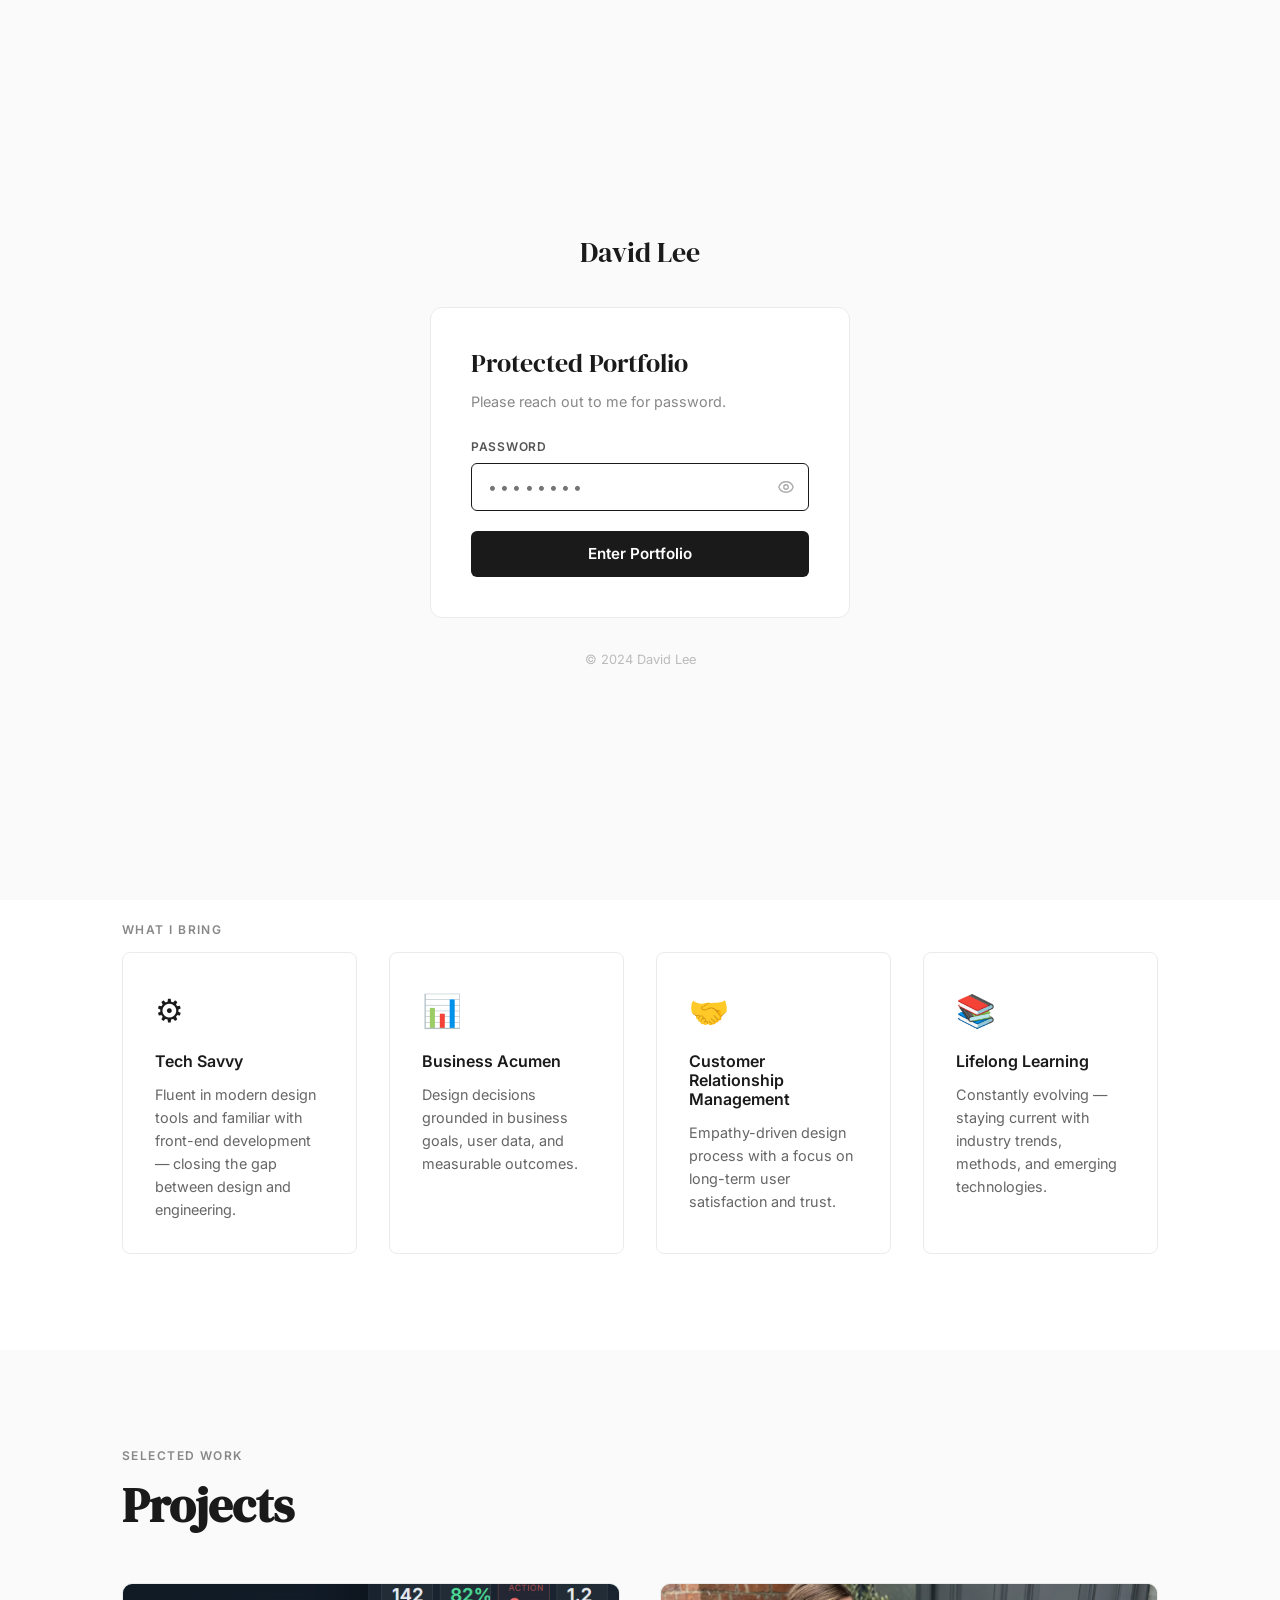
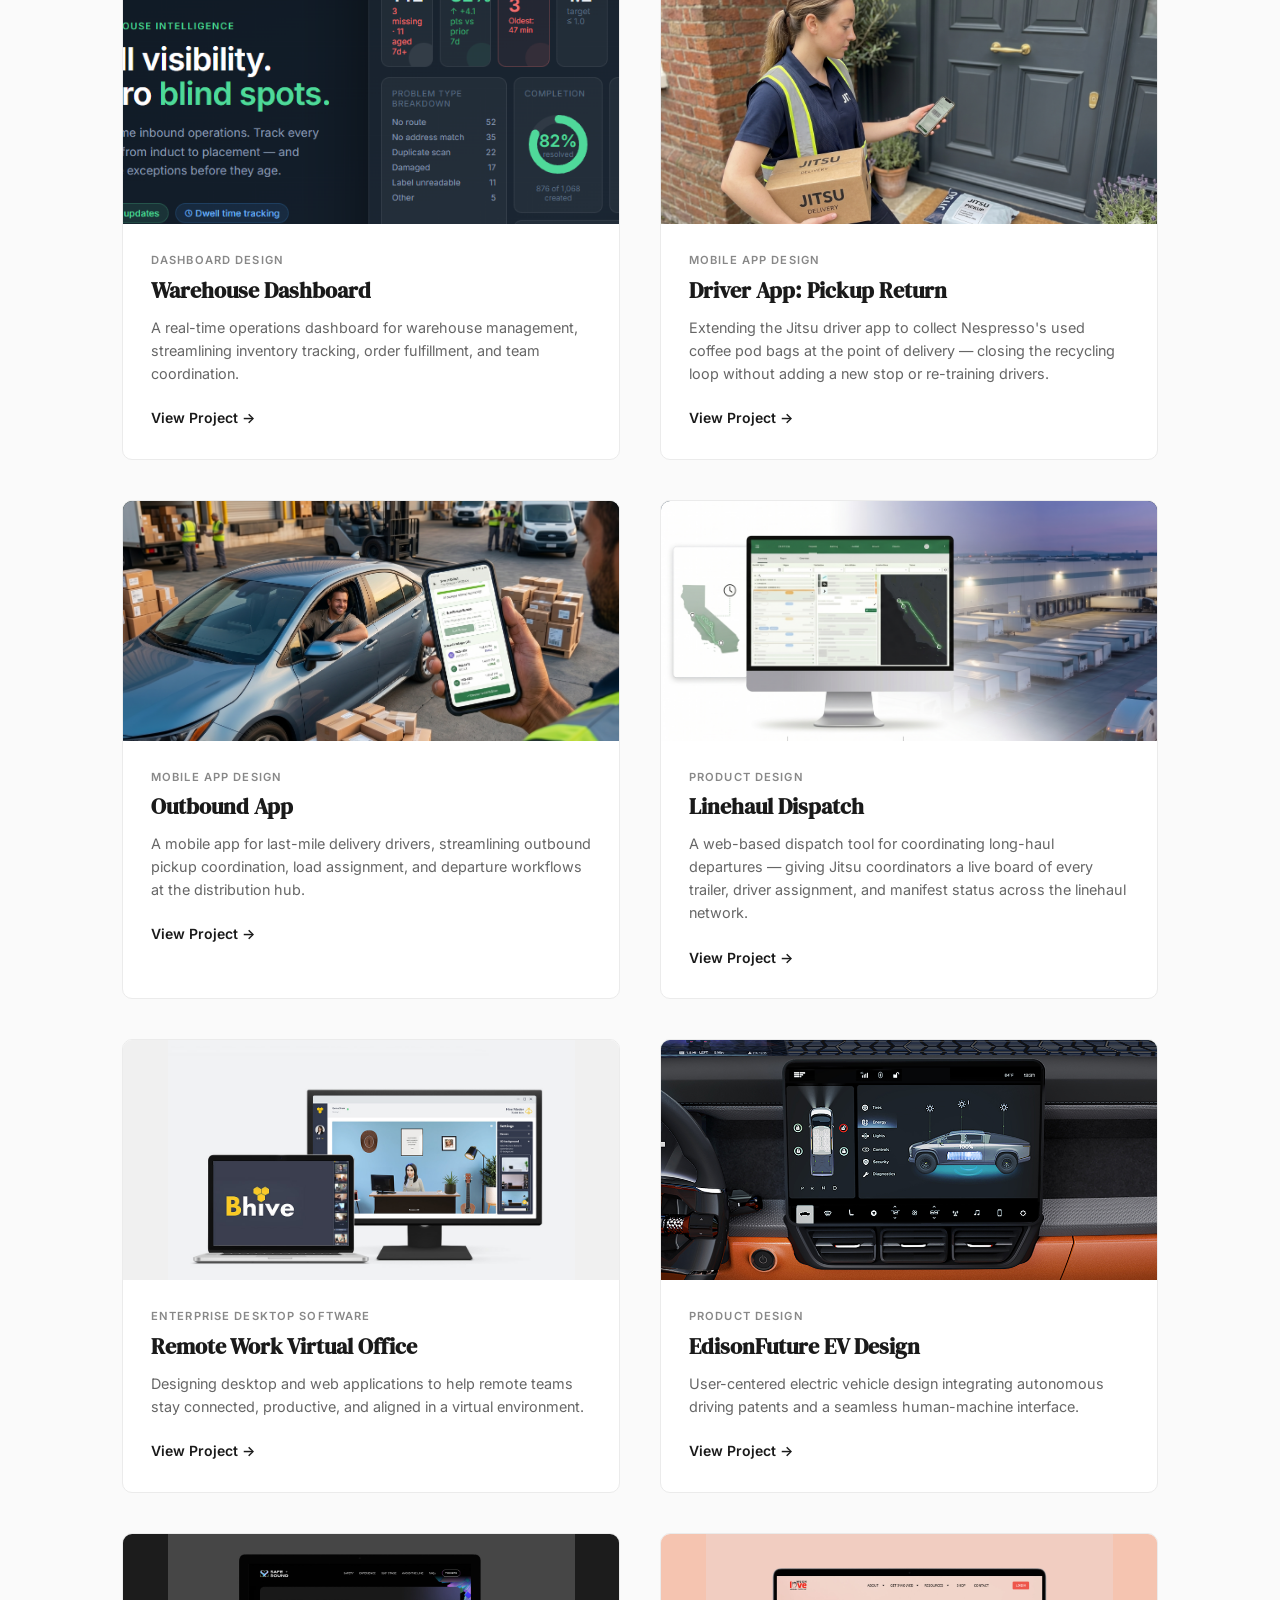
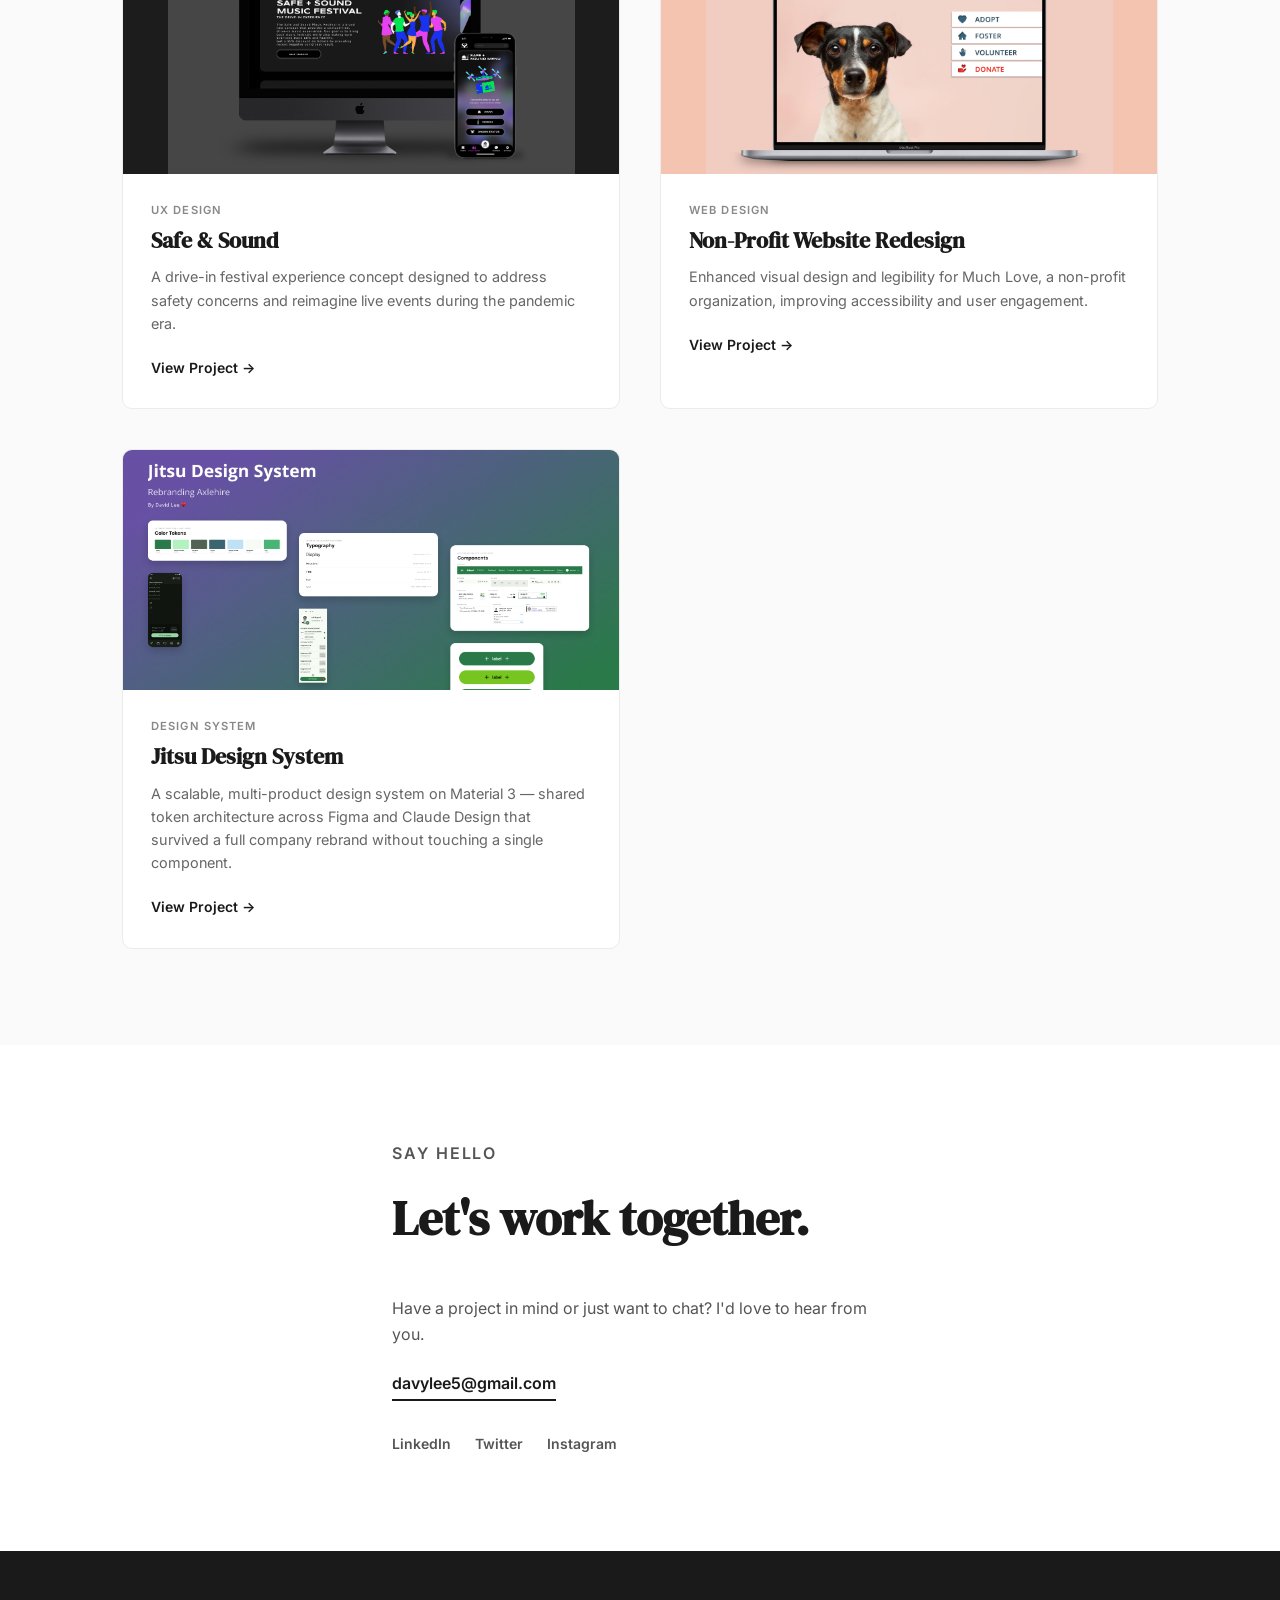
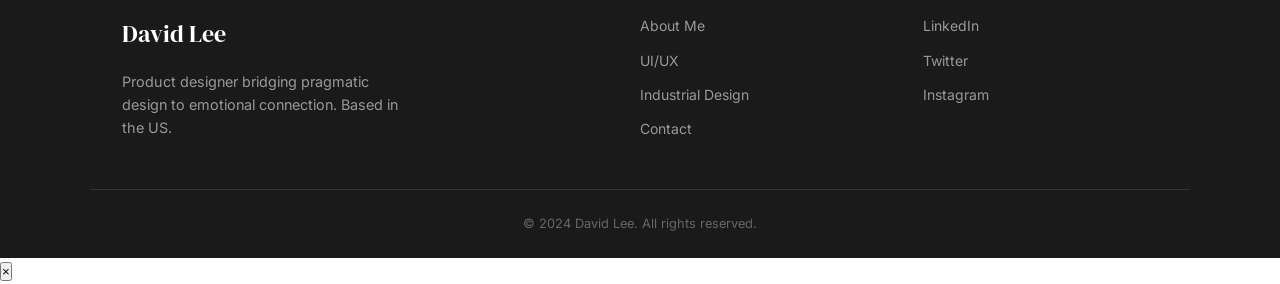
<file: remote-work-virtual-office.html>
<!DOCTYPE html>
<html lang="en">
<head>
  <meta charset="UTF-8" />
  <meta name="viewport" content="width=device-width, initial-scale=1.0" />
  <title>Remote Work Virtual Office — David Lee</title>
  <link rel="preconnect" href="https://fonts.googleapis.com" />
  <link rel="preconnect" href="https://fonts.gstatic.com" crossorigin />
  <link href="https://fonts.googleapis.com/css2?family=DM+Serif+Display&family=Inter:wght@400;500;600&family=Open+Sans:wght@400;600&display=swap" rel="stylesheet" />
  <link rel="stylesheet" href="styles.css" />
  <link rel="stylesheet" href="case-study.css" />
  <script src="auth.js"></script>
  <!-- Google Analytics -->
  <script async src="https://www.googletagmanager.com/gtag/js?id=G-5YFQMYE4YG"></script>
  <script>
    window.dataLayer = window.dataLayer || [];
    function gtag(){dataLayer.push(arguments);}
    gtag('js', new Date());
    gtag('config', 'G-5YFQMYE4YG');
  </script>
</head>
<body>

  <!-- NAV -->
  <nav class="nav">
    <div class="nav__inner">
      <a href="index.html" class="nav__logo">David Lee</a>
      <ul class="nav__links">
        <li><a href="about.html">About Me</a></li>
        <li><a href="index.html#work">UI/UX</a></li>
        <li><a href="industrial-design.html">Industrial Design</a></li>
        <li><a href="https://docs.google.com/document/d/1jmt5-kHcd_fUzU9VFfjhh3RPl4ZJAEqT/edit?usp=sharing&ouid=112222338907735744444&rtpof=true&sd=true" target="_blank">Resume</a></li>
        <li><a href="index.html#contact" class="nav__cta">Contact</a></li>
      </ul>
      <button class="nav__burger" aria-label="Toggle menu">
        <span></span><span></span><span></span>
      </button>
    </div>
  </nav>

  <!-- CASE STUDY HERO -->
  <section class="cs-hero">
    <div class="container cs-hero__inner">
      <a href="index.html#work" class="cs-back">&larr; Back to Projects</a>
      <span class="project-card__tag">UX Design</span>
      <h1 class="cs-hero__title">Remote Work Virtual Office</h1>
      <p class="cs-hero__sub">Desktop and web applications that make virtual team management easier — creating a virtual office environment that restores the ambient awareness of an open floor plan for remote call agents.</p>
      <div class="cs-meta">
        <div class="cs-meta__item">
          <span class="cs-meta__label">Role</span>
          <span class="cs-meta__value">UX Designer</span>
        </div>
        <div class="cs-meta__item">
          <span class="cs-meta__label">Timeline</span>
          <span class="cs-meta__value">8 Months · 2022</span>
        </div>
        <div class="cs-meta__item">
          <span class="cs-meta__label">Platform</span>
          <span class="cs-meta__value">Desktop App + Web Portal</span>
        </div>
        <div class="cs-meta__item">
          <span class="cs-meta__label">Tools</span>
          <span class="cs-meta__value">Adobe XD, Illustrator, Photoshop</span>
        </div>
      </div>
    </div>
  </section>

  <!-- HERO IMAGE -->
  <div class="cs-cover">
    <div class="cs-cover__img cs-cover__img--bhive"></div>
  </div>

  <!-- OVERVIEW -->
  <section class="cs-section">
    <div class="container cs-two-col">
      <div class="cs-two-col__sidebar">
        <p class="section-label">Overview</p>
      </div>
      <div class="cs-two-col__body">
        <h2 class="cs-section__title">The Challenge</h2>
        <p>When Broadpath Healthcare transitioned their call agent workforce to remote work post-COVID, something invisible broke: the ambient awareness of a shared office. Agents no longer knew who was available, who was on break, or who to reach out to. Managers lost visibility into their teams. Miscommunications increased and engagement dropped.</p>
        <p>The goal was to design Bhive — a virtual office platform consisting of a desktop application and web portal — that would restore that human connection layer for remote teams without requiring employees to be on camera all day.</p>
      </div>
    </div>
    <div class="container" style="margin-top: 2.5rem;">
      <img src="images/bhive-overview.jpg" alt="Bhive platform overview" style="width:100%; border-radius:10px; border:1px solid #ebebeb;" />
      <p style="font-size:0.8rem; color:#888; margin-top:0.75rem;">The Bhive platform — desktop application and web portal working together to create a connected remote work environment.</p>
    </div>
  </section>

  <!-- DIVIDER -->
  <div class="cs-divider"></div>

  <!-- RESEARCH -->
  <section class="cs-section">
    <div class="container cs-two-col">
      <div class="cs-two-col__sidebar">
        <p class="section-label">Research</p>
      </div>
      <div class="cs-two-col__body">
        <h2 class="cs-section__title">Understanding the Users</h2>
        <p>Research began with observation-based discovery at Broadpath Healthcare. I conducted user interviews with call agents, distributed surveys across the organization, and performed a competitor analysis of similar tools in the healthcare software space. Three themes emerged consistently:</p>
        <ul class="cs-list">
          <li>Agents had no way to signal their availability or current work state to colleagues — every interruption felt like a cold call.</li>
          <li>Managers lacked visibility into remote team activity without resorting to intrusive check-ins or surveillance-style monitoring.</li>
          <li>Camera-based solutions felt invasive — employees didn't want to be recorded all day, which killed adoption of video-presence tools.</li>
        </ul>
        <div class="cs-callout">
          <p>"Most of the users don't feel comfortable being recorded on the camera all the time."</p>
          <span>— Recurring sentiment from user interviews</span>
        </div>
      </div>
    </div>

    <div class="container" style="margin-top: 2.5rem;">
      <figure class="cs-figure">
        <img src="images/bhive-quotes.png" alt="User interview quotes from call agents" />
        <figcaption>User interview quotes — recurring themes around communication barriers and camera fatigue.</figcaption>
      </figure>
    </div>

    <div class="container" style="margin-top: 2rem; display: grid; grid-template-columns: 1fr 1fr; gap: 1.5rem;">
      <figure class="cs-figure">
        <img src="images/bhive-survey.jpg" alt="Survey results from remote employees" />
        <figcaption>Survey data collected across the Broadpath organization.</figcaption>
      </figure>
      <figure class="cs-figure">
        <img src="images/bhive-competitor.jpg" alt="Healthcare software competitor analysis" />
        <figcaption>Competitor analysis — healthcare remote work tools mapped by feature set.</figcaption>
      </figure>
    </div>
  </section>

  <!-- DIVIDER -->
  <div class="cs-divider"></div>

  <!-- PROCESS -->
  <section class="cs-section">
    <div class="container cs-two-col">
      <div class="cs-two-col__sidebar">
        <p class="section-label">Process</p>
      </div>
      <div class="cs-two-col__body">
        <h2 class="cs-section__title">Designing in Phases</h2>
        <p>The project shipped in two main phases. Phase 1 focused on status and productivity infrastructure. Phase 2 introduced the avatar system — a direct response to the privacy concerns surfaced in research.</p>
        <ul class="cs-list">
          <li><strong>Phase 1</strong> — Designed the desktop app for real-time status broadcasting and timesheet tracking, plus a web portal for employee profiles and team surveys.</li>
          <li><strong>Phase 2 (Avatar Launch)</strong> — Introduced facial detection technology to generate real-time avatars via Ready Player Me, giving employees visual presence without live camera. This unlocked the virtual office feature stakeholders had originally requested.</li>
          <li><strong>Simplification</strong> — The initial virtual office prototype included a music plugin and richer environment; IT restrictions required us to scope it down. We added a toggle between the virtual office view and the standard profile view.</li>
        </ul>
      </div>
    </div>

    <div class="container" style="margin-top: 2.5rem;">
      <figure class="cs-figure">
        <img src="images/bhive-hmw.png" alt="How Might We framing for the Bhive project" />
        <figcaption>Define phase — How Might We framing that shaped the product direction.</figcaption>
      </figure>
    </div>

    <div class="container" style="margin-top: 2rem;">
      <figure class="cs-figure">
        <img src="images/bhive-phase1.png" alt="Phase 1 prototype wireframes" />
        <figcaption>Phase 1 prototype — status system and web portal flows tested with call agents before high-fidelity.</figcaption>
      </figure>
    </div>

    <div class="container" style="margin-top: 2rem; display: grid; grid-template-columns: 1fr 1fr; gap: 1.5rem;">
      <figure class="cs-figure">
        <img src="images/bhive-style-guide-01.png" alt="Style guide part 1" />
        <figcaption>Visual design system — typography, color, and component foundations.</figcaption>
      </figure>
      <figure class="cs-figure">
        <img src="images/bhive-style-guide-02.png" alt="Style guide part 2" />
        <figcaption>Component library — UI patterns established for both desktop and web products.</figcaption>
      </figure>
    </div>
  </section>

  <!-- DIVIDER -->
  <div class="cs-divider"></div>

  <!-- SOLUTION -->
  <section class="cs-section">
    <div class="container cs-two-col">
      <div class="cs-two-col__sidebar">
        <p class="section-label">Solution</p>
      </div>
      <div class="cs-two-col__body">
        <h2 class="cs-section__title">The Final Platform</h2>
        <p>Bhive ships as two connected products: a desktop application for real-time presence and productivity, and a web portal that acts as the social and administrative layer of the remote office.</p>
      </div>
    </div>
    <div class="container cs-features">
      <div class="cs-feature">
        <div class="cs-feature__number">01</div>
        <h3>Work Status System</h3>
        <p>Employees broadcast their current state — Focus Mode, On Break, At Lunch — through the desktop app. Status icons were validated through A/B testing against alphabetic labels; graphical icons won by 59%.</p>
      </div>
      <div class="cs-feature">
        <div class="cs-feature__number">02</div>
        <h3>Avatar Presence</h3>
        <p>Facial detection generates a personalized avatar via Ready Player Me, displayed in the virtual office. Employees get visual presence in the shared workspace without being on camera — addressing the core privacy concern from research.</p>
      </div>
      <div class="cs-feature">
        <div class="cs-feature__number">03</div>
        <h3>Virtual Home Office</h3>
        <p>The web portal surfaces a shared virtual workspace where avatars populate the "floor" — giving teams ambient awareness of who's at their desk. A toggle lets users switch between the virtual office view and their profile page.</p>
      </div>
      <div class="cs-feature">
        <div class="cs-feature__number">04</div>
        <h3>Timesheets &amp; Surveys</h3>
        <p>Integrated timesheet submission with manager approval, and a survey tool for collecting team feedback — embedded directly in the platform so managers don't need to context-switch to separate tools.</p>
      </div>
    </div>

    <div class="container cs-final-images">
      <figure class="cs-figure">
        <img src="images/bhive-status-dashboard.png" alt="Bhive desktop app — status and timesheet dashboard" />
        <figcaption>Desktop application — real-time status broadcasting, timesheet recording, and manager visibility tools.</figcaption>
      </figure>
      <figure class="cs-figure">
        <img src="images/bhive-avatar.png" alt="Bhive web portal — avatar creation flow" />
        <figcaption>Avatar creation flow — employees customize their presence via Ready Player Me, solving the privacy barrier.</figcaption>
      </figure>
      <figure class="cs-figure">
        <img src="images/bhive-virtual-office.png" alt="Bhive virtual home office wireframe" />
        <figcaption>Virtual home office — avatars populate the shared workspace, giving teams ambient awareness of who's at their desk.</figcaption>
      </figure>
      <figure class="cs-figure">
        <img src="images/bhive-pulse-survey.jpg" alt="Bhive pulse survey feature" />
        <figcaption>Pulse survey tool — managers send targeted surveys to specific teams or the whole organization directly from the platform.</figcaption>
      </figure>
      <figure class="cs-figure">
        <img src="images/bhive-help-center.png" alt="Bhive help center" />
        <figcaption>Help center — FAQ-based support for the desktop application, reducing the burden on IT and managers.</figcaption>
      </figure>
    </div>
  </section>

  <!-- DIVIDER -->
  <div class="cs-divider"></div>

  <!-- RESULTS -->
  <section class="cs-section">
    <div class="container cs-two-col">
      <div class="cs-two-col__sidebar">
        <p class="section-label">Results</p>
      </div>
      <div class="cs-two-col__body">
        <h2 class="cs-section__title">Testing Outcomes</h2>
        <p>Usability testing with real call agents surfaced clear, quantifiable preferences that shaped the final design. A/B testing validated key interaction decisions before shipping.</p>
      </div>
    </div>
    <div class="container cs-stats">
      <div class="cs-stat">
        <span class="cs-stat__number">64%</span>
        <p>of users wanted a camera preview before enabling live feed — drove an explicit preview step</p>
      </div>
      <div class="cs-stat">
        <span class="cs-stat__number">59%</span>
        <p>preferred graphical status icons over alphabetic labels in A/B testing</p>
      </div>
      <div class="cs-stat">
        <span class="cs-stat__number">2</span>
        <p>phases shipped — status infrastructure first, avatar presence second</p>
      </div>
    </div>

    <div class="container" style="margin-top: 2.5rem;">
      <figure class="cs-figure">
        <img src="images/bhive-testing.png" alt="Usability testing results and findings" />
        <figcaption>Usability testing results — quantitative preference data that directly shaped interaction decisions.</figcaption>
      </figure>
    </div>

    <div class="container" style="margin-top: 2rem; display: grid; grid-template-columns: 1fr 1fr; gap: 1.5rem;">
      <figure class="cs-figure">
        <img src="images/bhive-icons.png" alt="A/B test comparing status icons vs. alphabetic labels" />
        <figcaption>A/B test — graphical status icons (left) vs. alphabetic labels (right). Icons won 59% to 41%.</figcaption>
      </figure>
      <figure class="cs-figure">
        <img src="images/bhive-dark-mode.png" alt="Dark mode implementation" />
        <figcaption>Dark mode — implemented based on user feedback during testing, improving comfort for long on-screen shifts.</figcaption>
      </figure>
    </div>
  </section>

  <!-- DIVIDER -->
  <div class="cs-divider"></div>

  <!-- REFLECTION -->
  <section class="cs-section">
    <div class="container cs-two-col">
      <div class="cs-two-col__sidebar">
        <p class="section-label">Reflection</p>
      </div>
      <div class="cs-two-col__body">
        <h2 class="cs-section__title">What I Learned</h2>
        <p>This project taught me that privacy isn't just a compliance checkbox — it's a design constraint that shapes the entire solution. The avatar system only emerged because we listened when users said they didn't want to be on camera. Had we pushed through with live video, adoption would have stalled at the feature level, not the UX level.</p>
        <p>I also learned the value of phased delivery. Shipping status and timesheets first gave us a working product while we solved the harder avatar and virtual office problems. Stakeholders had something in their hands while the more ambitious phase was being designed and tested.</p>
        <p>One design decision I'd revisit: I broke the auto-save convention for camera settings and added an explicit "Save change" button so users could preview before going live. It was the right call for this context, but worth flagging as a conscious departure from platform norms rather than an oversight.</p>
      </div>
    </div>
  </section>

  <!-- NEXT PROJECT -->
  <section class="cs-next">
    <div class="container cs-next__inner">
      <p class="section-label">Next Project</p>
      <h2>EdisonFuture EV Design</h2>
      <a href="edison-future-ev.html" class="btn btn--primary">View Project &rarr;</a>
    </div>
  </section>

  <!-- FOOTER -->
  <footer class="footer">
    <div class="container footer__inner">
      <div class="footer__brand">
        <span class="footer__logo">David Lee</span>
        <p>Product designer bridging pragmatic design to emotional connection. Based in the US.</p>
      </div>
      <nav class="footer__nav">
        <a href="about.html">About Me</a>
        <a href="index.html#work">UI/UX</a>
        <a href="industrial-design.html">Industrial Design</a>
        <a href="index.html#contact">Contact</a>
      </nav>
      <div class="footer__socials">
        <a href="https://www.linkedin.com/in/wdavidl/" target="_blank" rel="noopener">LinkedIn</a>
        <a href="#" target="_blank" rel="noopener">Twitter</a>
        <a href="#" target="_blank" rel="noopener">Instagram</a>
      </div>
    </div>
    <div class="footer__bottom">
      <p>&copy; 2024 David Lee. All rights reserved.</p>
    </div>
  </footer>

  <script src="script.js"></script>
</body>
</html>
</file>
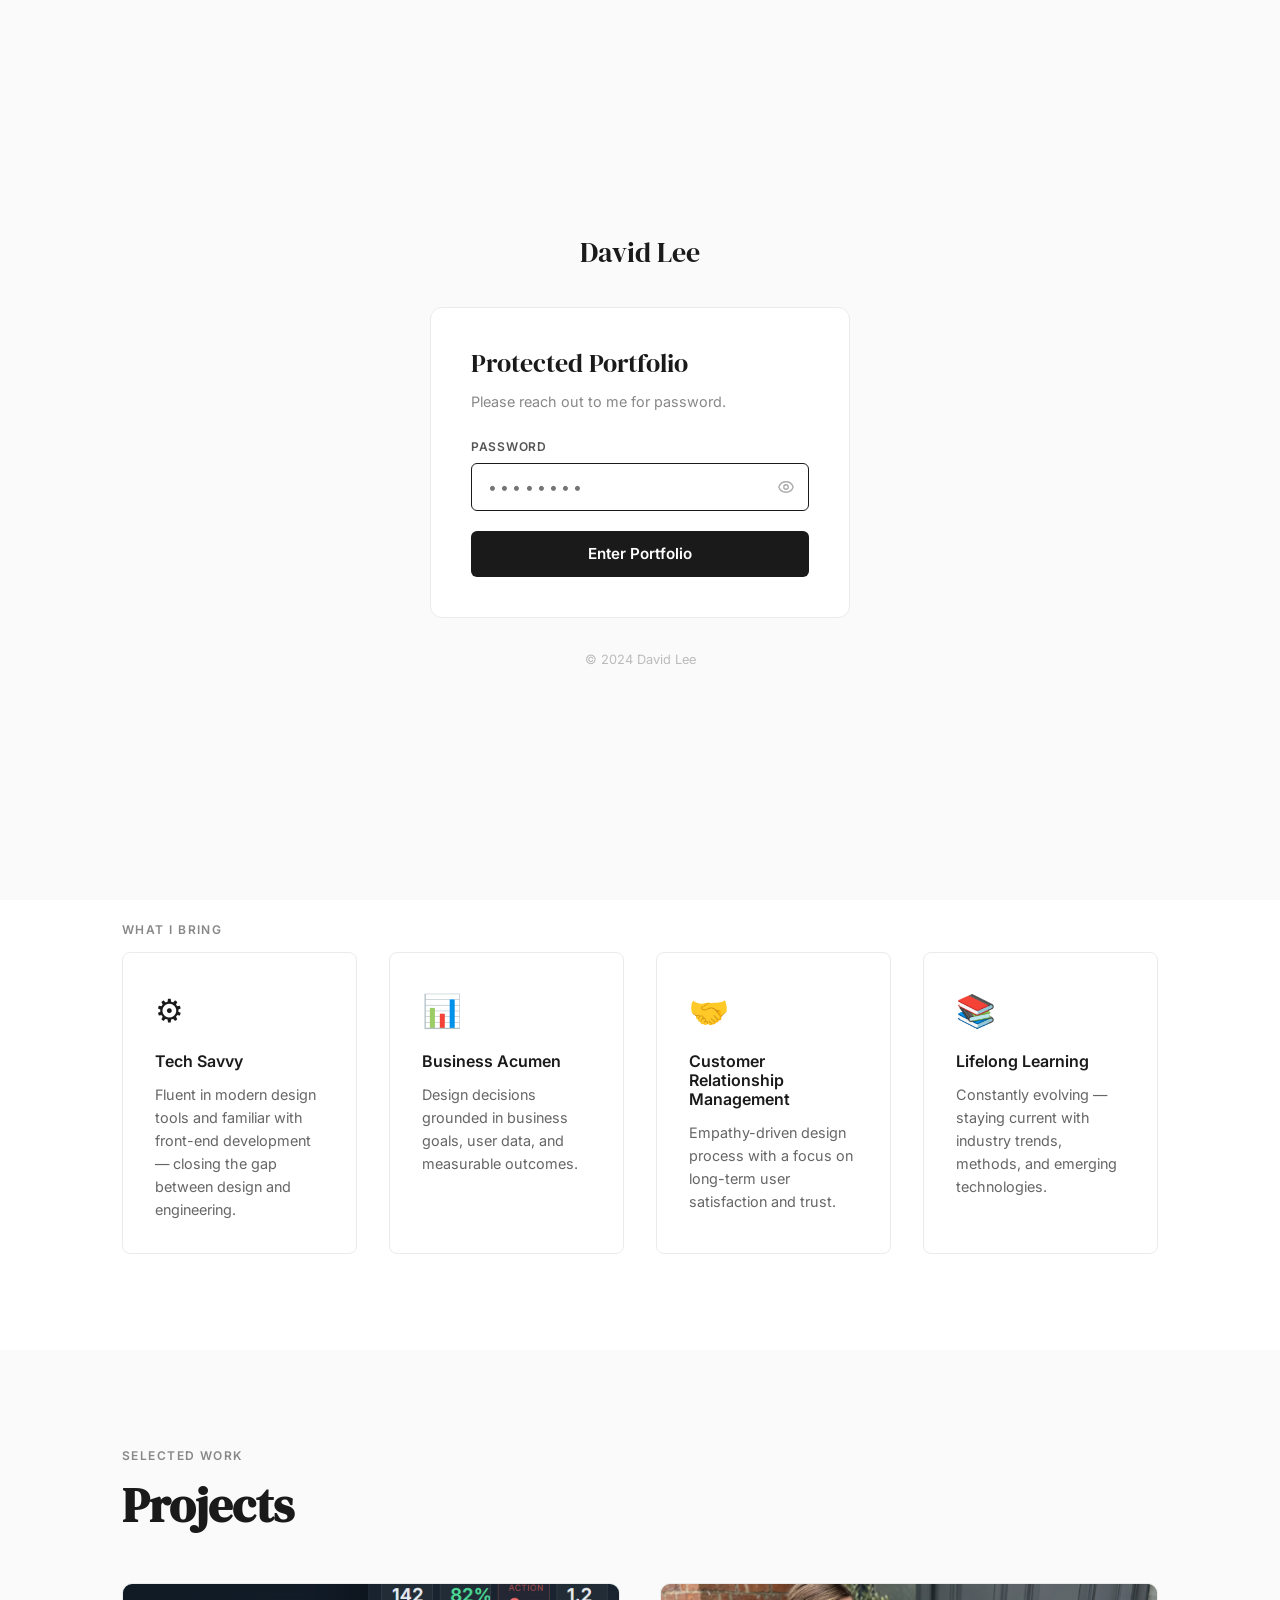
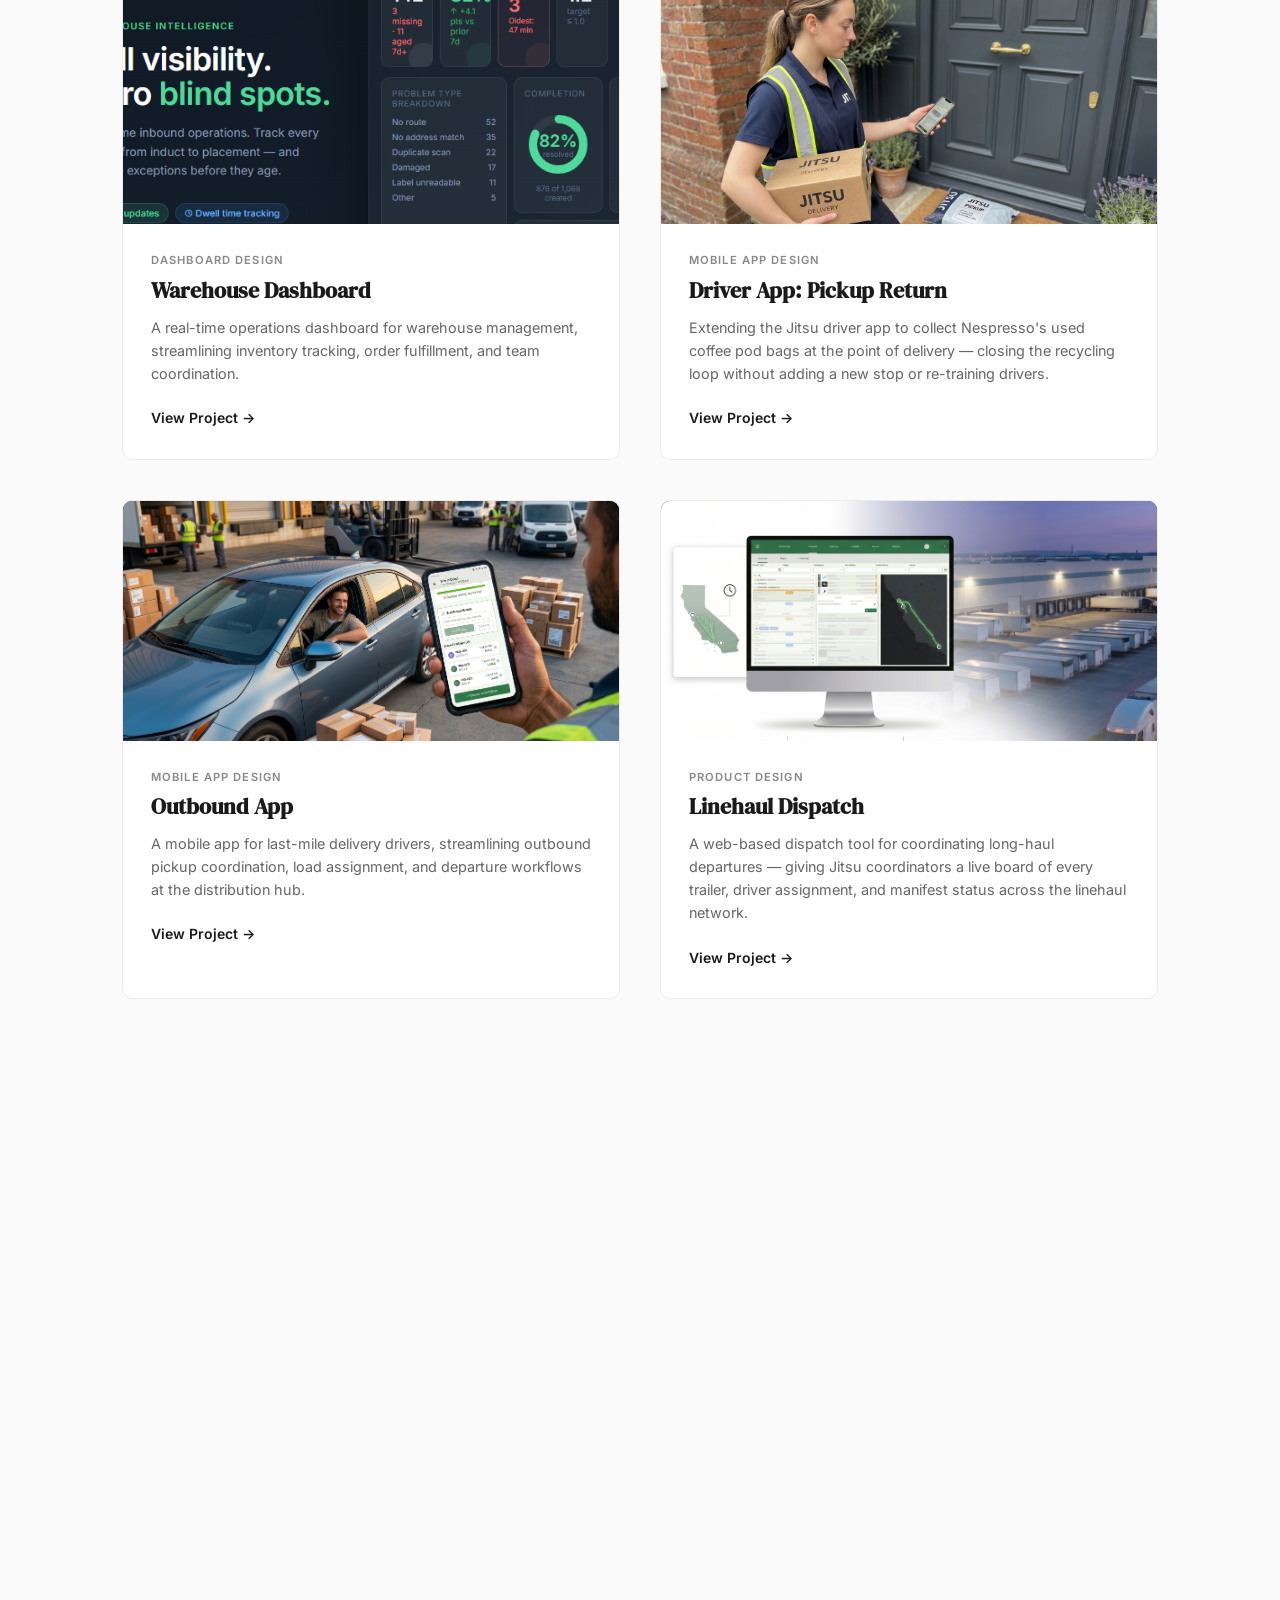
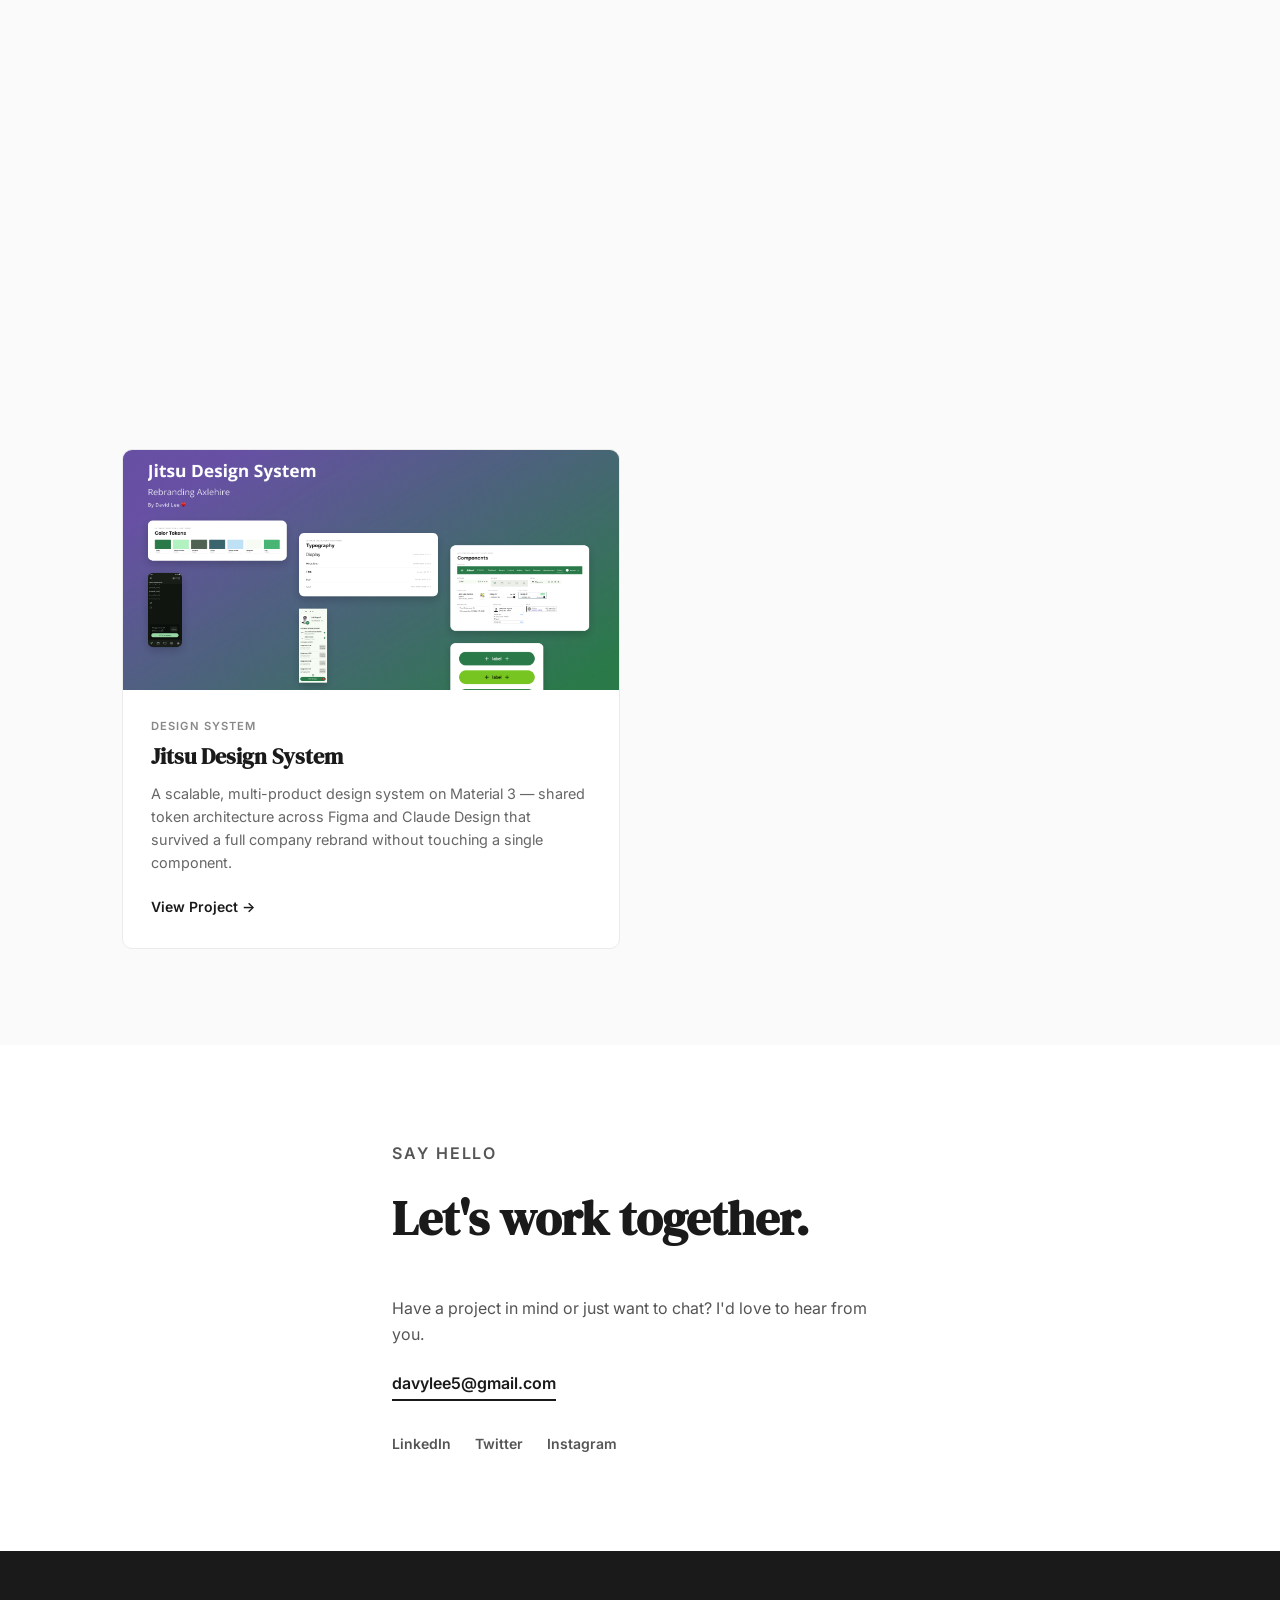
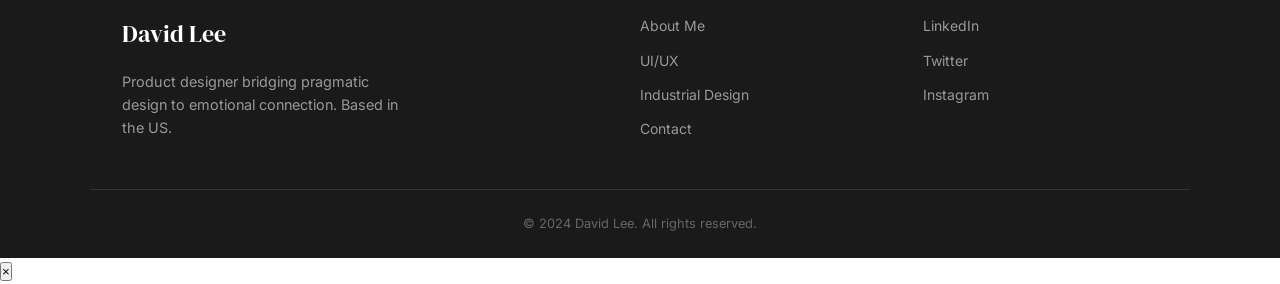
<file: safe-sound.html>
<!DOCTYPE html>
<html lang="en">
<head>
  <meta charset="UTF-8" />
  <meta name="viewport" content="width=device-width, initial-scale=1.0" />
  <title>Safe &amp; Sound — David Lee</title>
  <link rel="preconnect" href="https://fonts.googleapis.com" />
  <link rel="preconnect" href="https://fonts.gstatic.com" crossorigin />
  <link href="https://fonts.googleapis.com/css2?family=DM+Serif+Display&family=Inter:wght@400;500;600&family=Open+Sans:wght@400;600&display=swap" rel="stylesheet" />
  <link rel="stylesheet" href="styles.css" />
  <link rel="stylesheet" href="case-study.css" />
  <script src="auth.js"></script>
  <!-- Google Analytics -->
  <script async src="https://www.googletagmanager.com/gtag/js?id=G-5YFQMYE4YG"></script>
  <script>
    window.dataLayer = window.dataLayer || [];
    function gtag(){dataLayer.push(arguments);}
    gtag('js', new Date());
    gtag('config', 'G-5YFQMYE4YG');
  </script>
</head>
<body>

  <!-- NAV -->
  <nav class="nav">
    <div class="nav__inner">
      <a href="index.html" class="nav__logo">David Lee</a>
      <ul class="nav__links">
        <li><a href="about.html">About Me</a></li>
        <li><a href="index.html#work">UI/UX</a></li>
        <li><a href="industrial-design.html">Industrial Design</a></li>
        <li><a href="https://docs.google.com/document/d/1jmt5-kHcd_fUzU9VFfjhh3RPl4ZJAEqT/edit?usp=sharing&ouid=112222338907735744444&rtpof=true&sd=true" target="_blank">Resume</a></li>
        <li><a href="index.html#contact" class="nav__cta">Contact</a></li>
      </ul>
      <button class="nav__burger" aria-label="Toggle menu">
        <span></span><span></span><span></span>
      </button>
    </div>
  </nav>

  <!-- CASE STUDY HERO -->
  <section class="cs-hero">
    <div class="container cs-hero__inner">
      <a href="index.html#work" class="cs-back">&larr; Back to Projects</a>
      <span class="project-card__tag">UX Design</span>
      <h1 class="cs-hero__title">Safe &amp; Sound</h1>
      <p class="cs-hero__sub">A drive-in music festival experience designed for the pandemic era — combining safety measures, mobile ticketing, drone food delivery, and social features so attendees could enjoy live music without compromising their health.</p>
      <div class="cs-meta">
        <div class="cs-meta__item">
          <span class="cs-meta__label">Role</span>
          <span class="cs-meta__value">UX Designer</span>
        </div>
        <div class="cs-meta__item">
          <span class="cs-meta__label">Timeline</span>
          <span class="cs-meta__value">1 Month · 2021</span>
        </div>
        <div class="cs-meta__item">
          <span class="cs-meta__label">Platform</span>
          <span class="cs-meta__value">Mobile App + Website</span>
        </div>
        <div class="cs-meta__item">
          <span class="cs-meta__label">Tools</span>
          <span class="cs-meta__value">Figma, Miro, HTML/CSS/JS</span>
        </div>
      </div>
    </div>
  </section>

  <!-- HERO IMAGE -->
  <div class="cs-cover">
    <div class="cs-cover__img cs-cover__img--safe-sound"></div>
  </div>

  <!-- OVERVIEW -->
  <section class="cs-section">
    <div class="container cs-two-col">
      <div class="cs-two-col__sidebar">
        <p class="section-label">Overview</p>
      </div>
      <div class="cs-two-col__body">
        <h2 class="cs-section__title">The Challenge</h2>
        <p>By 2021, people were deeply fatigued by COVID restrictions and had exhausted their at-home entertainment options. They wanted to go out — to feel the energy of a live event — but remained genuinely concerned about their health. Existing event formats couldn't reconcile these two needs.</p>
        <p>The challenge was to design a drive-in music festival experience with a companion app and website that made safety measures feel enabling, not limiting. The product needed to convince hesitant attendees that they could have a genuinely good time while staying safe.</p>
      </div>
    </div>
    <div class="container" style="margin-top: 2.5rem;">
      <img src="images/ss-mobile-map.jpg" alt="Safe & Sound mobile app — map view showing designated parking areas" style="width:100%; border-radius:10px; border:1px solid #ebebeb;" />
      <p style="font-size:0.8rem; color:#888; margin-top:0.75rem;">Mobile app map view — designated parking areas with distance spacing and nearby attendee discovery.</p>
    </div>
  </section>

  <!-- DIVIDER -->
  <div class="cs-divider"></div>

  <!-- RESEARCH -->
  <section class="cs-section">
    <div class="container cs-two-col">
      <div class="cs-two-col__sidebar">
        <p class="section-label">Research</p>
      </div>
      <div class="cs-two-col__body">
        <h2 class="cs-section__title">Understanding the Audience</h2>
        <p>The research phase combined a proto-persona, online surveys, and six one-on-one interviews with users matching the target demographic — primarily adults aged 22–30 who were socially active before the pandemic. Key findings:</p>
        <ul class="cs-list">
          <li>Over 33% of respondents said they missed fun activities more than anything else during COVID restrictions.</li>
          <li>48% wanted events held inside vehicles or fenced areas to maintain clear physical separation between groups.</li>
          <li>67% preferred to view ticket information on desktop or laptop before purchasing.</li>
          <li>Vaccination incentives — fast-lane entry, discounts — were seen as fair and motivating, not coercive.</li>
        </ul>
        <div class="cs-callout">
          <p>"People are generally tired of COVID restrictions and have exhausted all of their at-home entertainment options. While they are still very concerned about their health and safety, they are searching for a safe, engaging, smoothly run event."</p>
          <span>— Research synthesis from surveys and user interviews</span>
        </div>
      </div>
    </div>

    <div class="container" style="margin-top: 2.5rem;">
      <figure class="cs-figure">
        <img src="images/ss-persona.jpg" alt="Proto-persona: Zane Hassel" />
        <figcaption>Proto-persona — Zane Hassel, 25, representing the target demographic of COVID-fatigued social attendees.</figcaption>
      </figure>
    </div>

    <div class="container" style="margin-top: 2rem; display: grid; grid-template-columns: 1fr 1fr; gap: 1.5rem;">
      <figure class="cs-figure">
        <img src="images/ss-survey-1.jpg" alt="Survey results part 1" />
        <figcaption>Survey responses — demographic breakdown and top pandemic frustrations.</figcaption>
      </figure>
      <figure class="cs-figure">
        <img src="images/ss-survey-2.jpg" alt="Survey results part 2" />
        <figcaption>Survey data — event format preferences and safety measure priorities.</figcaption>
      </figure>
    </div>

    <div class="container" style="margin-top: 2rem;">
      <figure class="cs-figure">
        <img src="images/ss-interviews.jpg" alt="Interview findings" />
        <figcaption>Interview findings — pain points grouped by theme: safety, social connection, and event experience.</figcaption>
      </figure>
    </div>

    <div class="container" style="margin-top: 2rem; display: grid; grid-template-columns: 1fr 1fr; gap: 1.5rem;">
      <figure class="cs-figure">
        <img src="images/ss-affinity.jpg" alt="Affinity diagram" />
        <figcaption>Affinity diagram — research insights clustered around ideal experience, safety, frustrations, and motivations.</figcaption>
      </figure>
      <figure class="cs-figure">
        <img src="images/ss-empathy-map.jpg" alt="Empathy map" />
        <figcaption>Empathy map — what users think, feel, say, and do when considering a pandemic-era event.</figcaption>
      </figure>
    </div>

    <div class="container" style="margin-top: 2rem;">
      <figure class="cs-figure">
        <img src="images/ss-competitor.jpg" alt="Competitor analysis" />
        <figcaption>Competitor analysis — existing drive-in and outdoor event formats evaluated for safety, social features, and logistics.</figcaption>
      </figure>
    </div>
  </section>

  <!-- DIVIDER -->
  <div class="cs-divider"></div>

  <!-- PROCESS -->
  <section class="cs-section">
    <div class="container cs-two-col">
      <div class="cs-two-col__sidebar">
        <p class="section-label">Process</p>
      </div>
      <div class="cs-two-col__body">
        <h2 class="cs-section__title">From Idea to Prototype</h2>
        <p>The ideation phase used "I like, I wish, what if" brainstorming followed by a prioritization matrix to narrow the feature set. A clear design language emerged: electric and exciting with retro nightlife elements, reinforcing that safety measures enhance rather than diminish the festival vibe.</p>
        <ul class="cs-list">
          <li><strong>Brainstorming</strong> — generated a wide feature set around parking, food, social interaction, and safety screening.</li>
          <li><strong>Prioritization</strong> — mapped features against feasibility and user value to identify the MVP for prototyping.</li>
          <li><strong>Style guide</strong> — defined the visual language before wireframing to keep the high-energy aesthetic consistent.</li>
          <li><strong>Storyboard &amp; task flows</strong> — mapped the full attendee journey from ticket purchase through food ordering and social interaction at the event.</li>
        </ul>
      </div>
    </div>

    <div class="container" style="margin-top: 2.5rem; display: grid; grid-template-columns: 1fr 1fr; gap: 1.5rem;">
      <figure class="cs-figure">
        <img src="images/ss-brainstorm.jpg" alt="Brainstorming session results" />
        <figcaption>"I like, I wish, what if" brainstorm — features generated across parking, food, social, and safety categories.</figcaption>
      </figure>
      <figure class="cs-figure">
        <img src="images/ss-prioritization.jpg" alt="Feature prioritization matrix" />
        <figcaption>Prioritization matrix — features ranked by user value and feasibility to define the MVP scope.</figcaption>
      </figure>
    </div>

    <div class="container" style="margin-top: 2rem; display: grid; grid-template-columns: 1fr 1fr; gap: 1.5rem;">
      <figure class="cs-figure">
        <img src="images/ss-style-guide.jpg" alt="Visual style guide" />
        <figcaption>Style guide — electric, retro nightlife aesthetic communicating energy and excitement.</figcaption>
      </figure>
      <figure class="cs-figure">
        <img src="images/ss-storyboard.jpg" alt="User journey storyboard" />
        <figcaption>Storyboard — full attendee journey from arriving at the venue to ordering food and chatting with nearby groups.</figcaption>
      </figure>
    </div>

    <div class="container" style="margin-top: 2rem; display: grid; grid-template-columns: 1fr 1fr; gap: 1.5rem;">
      <figure class="cs-figure">
        <img src="images/ss-task-flow.jpg" alt="Food ordering task flow" />
        <figcaption>Task flow — food ordering and drone delivery process mapped before wireframing.</figcaption>
      </figure>
      <figure class="cs-figure">
        <img src="images/ss-lofi.jpg" alt="Low-fidelity wireframes" />
        <figcaption>Low-fidelity wireframes — initial screens for the mobile app tested before moving to high-fidelity.</figcaption>
      </figure>
    </div>
  </section>

  <!-- DIVIDER -->
  <div class="cs-divider"></div>

  <!-- SOLUTION -->
  <section class="cs-section">
    <div class="container cs-two-col">
      <div class="cs-two-col__sidebar">
        <p class="section-label">Solution</p>
      </div>
      <div class="cs-two-col__body">
        <h2 class="cs-section__title">The Final Design</h2>
        <p>Safe &amp; Sound ships as a mobile app for in-event use and a desktop website for pre-event ticket browsing and purchasing. The two products cover the complete attendee journey from discovery to departure.</p>
      </div>
    </div>
    <div class="container cs-features">
      <div class="cs-feature">
        <div class="cs-feature__number">01</div>
        <h3>QR E-Tickets</h3>
        <p>Contactless QR code tickets include vaccination record verification. Vaccinated attendees access a fast lane, turning a safety measure into a perk that encourages health compliance.</p>
      </div>
      <div class="cs-feature">
        <div class="cs-feature__number">02</div>
        <h3>Venue Map &amp; Parking</h3>
        <p>An interactive map shows designated parking zones with enforced spacing between groups. Attendees can see nearby groups on the map and initiate contact — social connection without physical crowding.</p>
      </div>
      <div class="cs-feature">
        <div class="cs-feature__number">03</div>
        <h3>Drone Food Delivery</h3>
        <p>Food and drinks are ordered in-app and delivered by drone directly to each vehicle — eliminating queues and contact points that represented the highest safety risk at live events.</p>
      </div>
      <div class="cs-feature">
        <div class="cs-feature__number">04</div>
        <h3>Group Chat &amp; Sharing</h3>
        <p>Attendees can message nearby groups, share food orders, and coordinate meetups through the in-app chat — maintaining the social energy of a festival within a safely distanced environment.</p>
      </div>
      <div class="cs-feature">
        <div class="cs-feature__number">05</div>
        <h3>Desktop Ticketing</h3>
        <p>The desktop website serves as the primary pre-event destination — event details, ticket tiers, FAQ, and directions — matching the 67% of users who preferred desktop for ticket research.</p>
      </div>
      <div class="cs-feature">
        <div class="cs-feature__number">06</div>
        <h3>Coded Prototype</h3>
        <p>Key flows were built as a partial coded prototype in HTML/CSS/JS — enabling more realistic usability testing than a static Figma prototype, particularly for animation and micro-interaction feedback.</p>
      </div>
    </div>

    <div class="container cs-final-images">
      <!-- Mobile screens — 3-up at phone width -->
      <div style="display: grid; grid-template-columns: repeat(3, 1fr); gap: 2rem; align-items: start;">
        <figure class="cs-figure cs-figure--mobile" style="align-items: center;">
          <img src="images/ss-ticket.gif" alt="QR e-ticket flow" />
          <figcaption>E-ticket flow — QR code generation with vaccination verification and fast-lane access.</figcaption>
        </figure>
        <figure class="cs-figure cs-figure--mobile" style="align-items: center;">
          <img src="images/ss-food.gif" alt="Food ordering and drone delivery flow" />
          <figcaption>Food ordering — item selection, quantity confirmation, and drone delivery tracking.</figcaption>
        </figure>
        <figure class="cs-figure cs-figure--mobile" style="align-items: center;">
          <img src="images/ss-chat.gif" alt="Chat and food sharing flow" />
          <figcaption>Chat &amp; sharing — messaging nearby groups and splitting food orders between vehicles.</figcaption>
        </figure>
      </div>
      <!-- Desktop screens — full width -->
      <figure class="cs-figure">
        <img src="images/ss-desktop.jpg" alt="Desktop website interface" />
        <figcaption>Desktop website — event information, ticket tiers, and purchase flow optimized for pre-event browsing.</figcaption>
      </figure>
      <figure class="cs-figure">
        <img src="images/ss-ticket-desktop.gif" alt="Desktop ticket purchasing flow" />
        <figcaption>Desktop ticket flow — selecting seats, entering vaccination details, and completing checkout.</figcaption>
      </figure>
    </div>
  </section>

  <!-- DIVIDER -->
  <div class="cs-divider"></div>

  <!-- RESULTS -->
  <section class="cs-section">
    <div class="container cs-two-col">
      <div class="cs-two-col__sidebar">
        <p class="section-label">Testing</p>
      </div>
      <div class="cs-two-col__body">
        <h2 class="cs-section__title">Iteration &amp; Refinement</h2>
        <p>Usability testing uncovered five specific changes that improved clarity and reduced friction across the food ordering, social, and check-in flows. Each iteration was driven by a concrete user observation, not assumption.</p>
      </div>
    </div>
    <div class="container cs-stats">
      <div class="cs-stat">
        <span class="cs-stat__number">80%</span>
        <p>of survey respondents were aged 22–30 — the primary target demographic</p>
      </div>
      <div class="cs-stat">
        <span class="cs-stat__number">5</span>
        <p>usability-driven iterations shipped after testing</p>
      </div>
      <div class="cs-stat">
        <span class="cs-stat__number">67%</span>
        <p>preferred desktop for viewing ticket information — drove the full desktop website</p>
      </div>
    </div>

    <div class="container" style="margin-top: 2.5rem;">
      <figure class="cs-figure">
        <img src="images/ss-iter-username.jpg" alt="Iteration: added username to food order confirmation" />
        <figcaption>Iteration 1 — added recipient username to food order confirmation so groups sharing orders knew whose item was whose.</figcaption>
      </figure>
    </div>

    <div class="container" style="margin-top: 2rem; display: grid; grid-template-columns: 1fr 1fr; gap: 1.5rem;">
      <figure class="cs-figure">
        <img src="images/ss-iter-status.jpg" alt="Iteration: online/offline status indicators" />
        <figcaption>Iteration 2 — added online/offline status indicators so users could see who was active before messaging.</figcaption>
      </figure>
      <figure class="cs-figure">
        <img src="images/ss-iter-profile.jpg" alt="Iteration: user profile screen" />
        <figcaption>Iteration 3 — redesigned the user profile screen based on testing feedback about information hierarchy.</figcaption>
      </figure>
    </div>

    <div class="container" style="margin-top: 2rem; display: grid; grid-template-columns: 1fr 1fr; gap: 1.5rem;">
      <figure class="cs-figure">
        <img src="images/ss-iter-food-btn.jpg" alt="Iteration: Food/Drink button label" />
        <figcaption>Iteration 4 — relabeled "Food" to "Food/Drink" when ordering for another user to reduce confusion.</figcaption>
      </figure>
      <figure class="cs-figure">
        <img src="images/ss-redesign-food.jpg" alt="Redesigned food ordering process" />
        <figcaption>Iteration 5 — restructured food ordering to item selection first, then quantity — matching users' natural mental model.</figcaption>
      </figure>
    </div>
  </section>

  <!-- DIVIDER -->
  <div class="cs-divider"></div>

  <!-- REFLECTION -->
  <section class="cs-section">
    <div class="container cs-two-col">
      <div class="cs-two-col__sidebar">
        <p class="section-label">Reflection</p>
      </div>
      <div class="cs-two-col__body">
        <h2 class="cs-section__title">What I Learned</h2>
        <p>This project reinforced that constraints can be features. Every COVID safety requirement — vehicle parking, contactless tickets, drone delivery — became a design opportunity to differentiate the experience. Reframing restrictions as novelties shifted the product narrative from "a concert you have to attend carefully" to "a new kind of festival."</p>
        <p>The coded prototype was worth the extra time. Animating the ticket QR code and food ordering flow in real HTML revealed transition issues that a Figma prototype would have hidden — and gave testing participants a much more authentic reaction to the final product.</p>
        <p>If I continued this project, I'd explore a live news feed of festival posts to encourage organic socializing between nearby groups, and reach out to existing drive-in event operators to validate the operational feasibility of the drone delivery concept.</p>
      </div>
    </div>
  </section>

  <!-- NEXT PROJECT -->
  <section class="cs-next">
    <div class="container cs-next__inner">
      <p class="section-label">Next Project</p>
      <h2>Non-Profit Website Redesign</h2>
      <a href="much-love.html" class="btn btn--primary">View Project &rarr;</a>
    </div>
  </section>

  <!-- FOOTER -->
  <footer class="footer">
    <div class="container footer__inner">
      <div class="footer__brand">
        <span class="footer__logo">David Lee</span>
        <p>Product designer bridging pragmatic design to emotional connection. Based in the US.</p>
      </div>
      <nav class="footer__nav">
        <a href="about.html">About Me</a>
        <a href="index.html#work">UI/UX</a>
        <a href="industrial-design.html">Industrial Design</a>
        <a href="index.html#contact">Contact</a>
      </nav>
      <div class="footer__socials">
        <a href="https://www.linkedin.com/in/wdavidl/" target="_blank" rel="noopener">LinkedIn</a>
        <a href="#" target="_blank" rel="noopener">Twitter</a>
        <a href="#" target="_blank" rel="noopener">Instagram</a>
      </div>
    </div>
    <div class="footer__bottom">
      <p>&copy; 2024 David Lee. All rights reserved.</p>
    </div>
  </footer>

  <script src="script.js"></script>
</body>
</html>
</file>
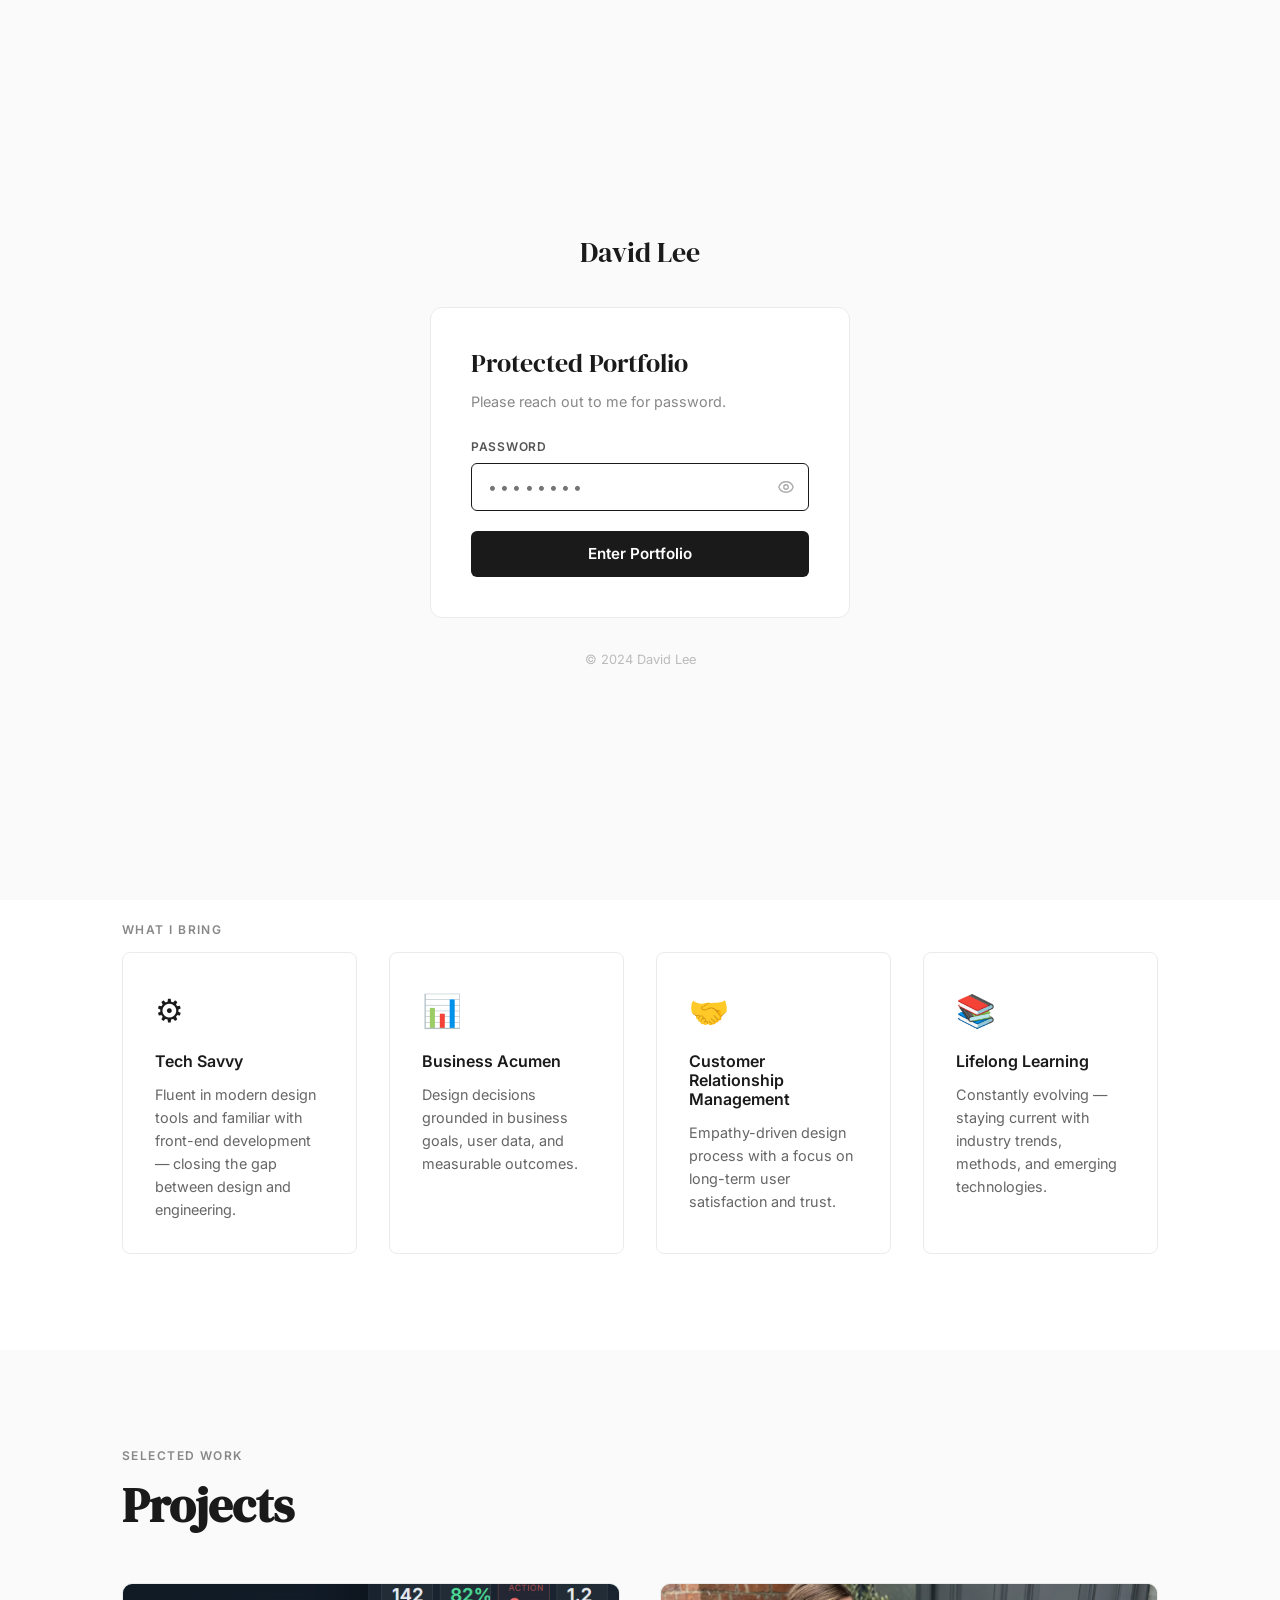
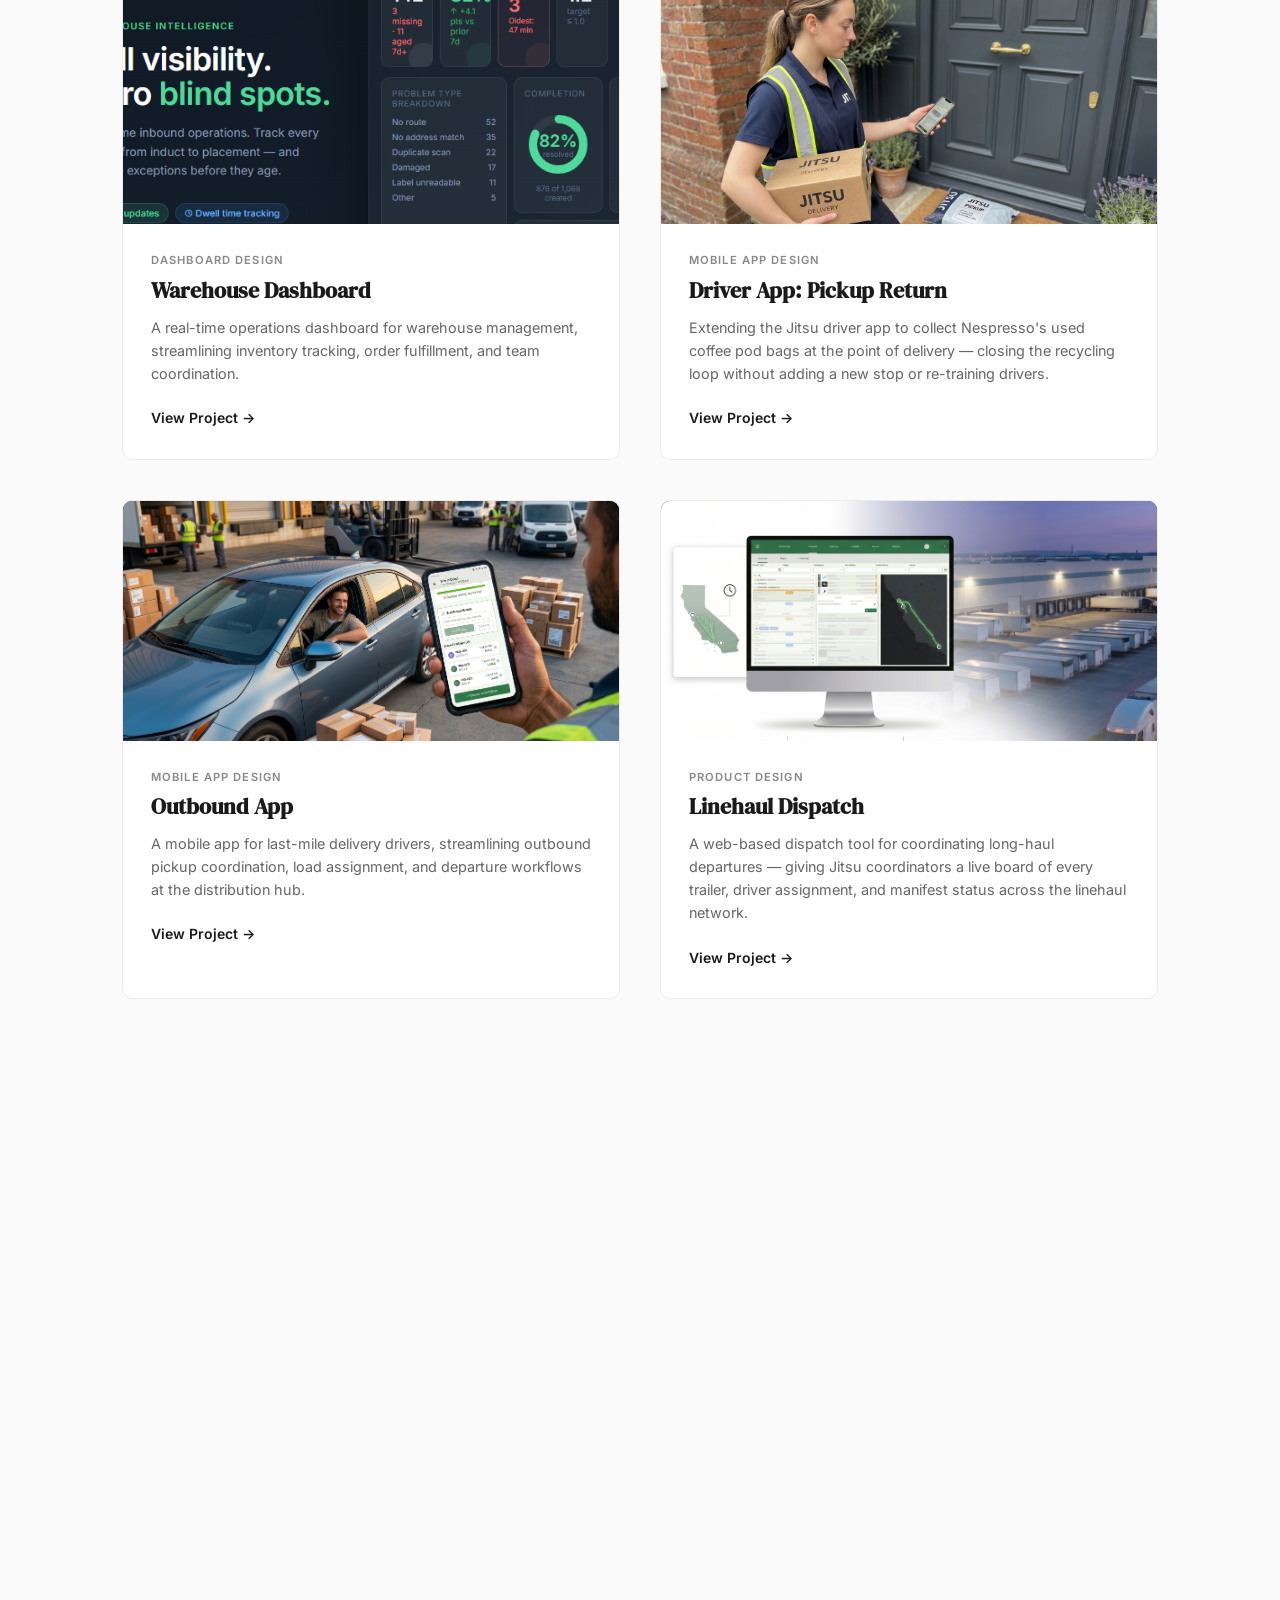
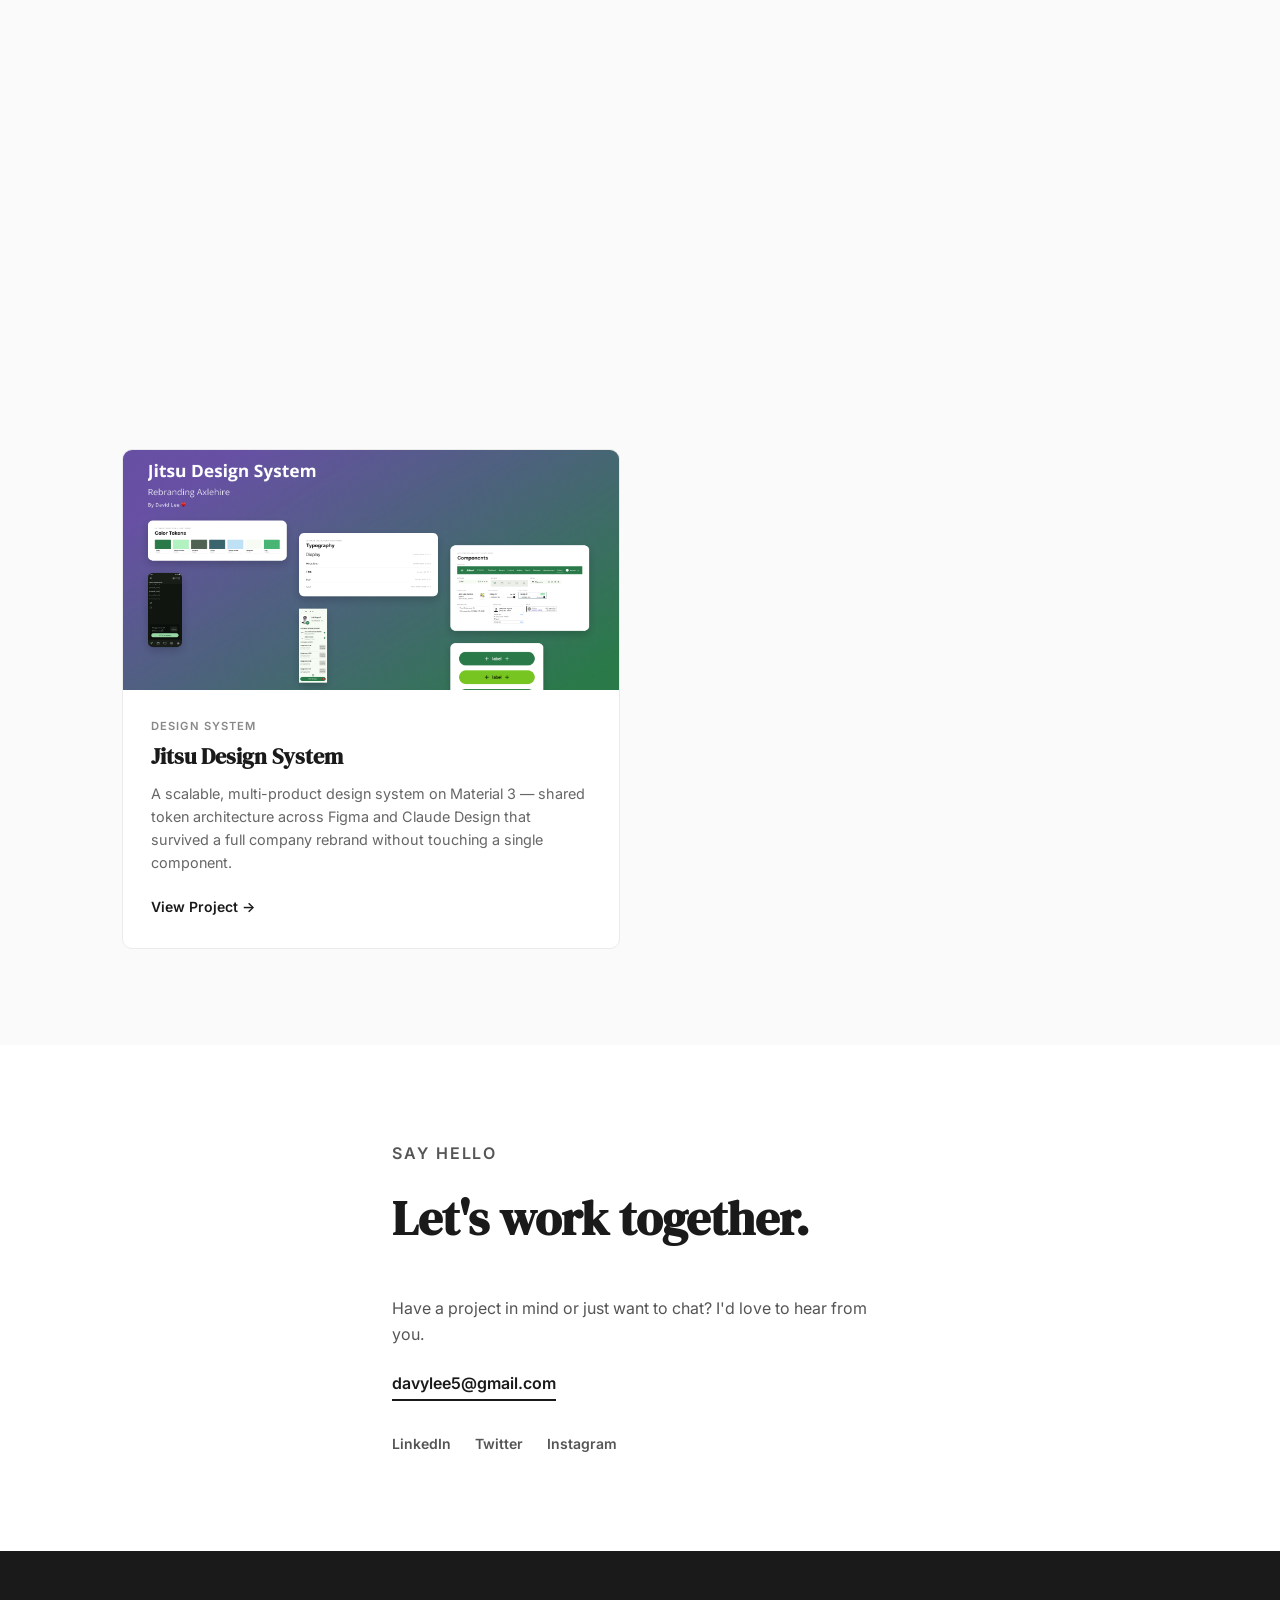
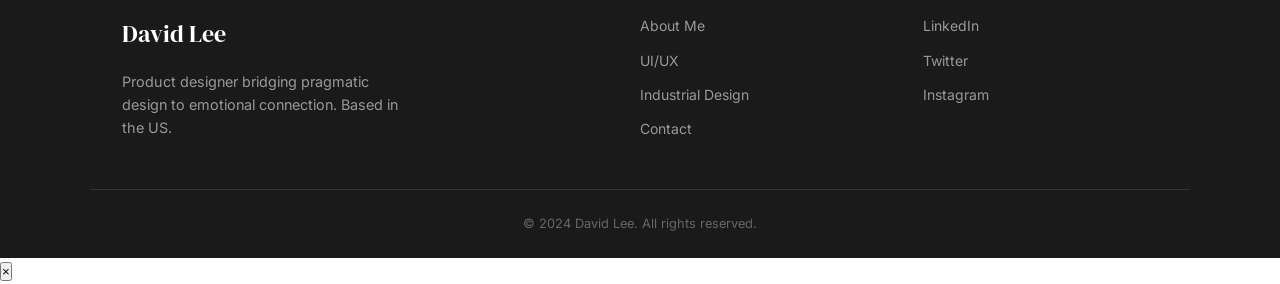
<file: warehouse-dashboard.html>
﻿<!DOCTYPE html>
<html lang="en">
<head>
  <meta charset="UTF-8" />
  <meta name="viewport" content="width=device-width, initial-scale=1.0" />
  <title>Warehouse Dashboard — David Lee</title>
  <link rel="preconnect" href="https://fonts.googleapis.com" />
  <link rel="preconnect" href="https://fonts.gstatic.com" crossorigin />
  <link href="https://fonts.googleapis.com/css2?family=DM+Serif+Display&family=Inter:wght@400;500;600&family=Open+Sans:wght@400;600&display=swap" rel="stylesheet" />
  <link rel="stylesheet" href="styles.css" />
  <link rel="stylesheet" href="case-study.css" />
  <script src="auth.js"></script>
  <!-- Google Analytics -->
  <script async src="https://www.googletagmanager.com/gtag/js?id=G-5YFQMYE4YG"></script>
  <script>
    window.dataLayer = window.dataLayer || [];
    function gtag(){dataLayer.push(arguments);}
    gtag('js', new Date());
    gtag('config', 'G-5YFQMYE4YG');
  </script>
</head>
<body>

  <!-- NAV -->
  <nav class="nav">
    <div class="nav__inner">
      <a href="index.html" class="nav__logo">David Lee</a>
      <ul class="nav__links">
        <li><a href="about.html">About Me</a></li>
        <li><a href="index.html#work">UI/UX</a></li>
        <li><a href="industrial-design.html">Industrial Design</a></li>
        <li><a href="https://docs.google.com/document/d/1jmt5-kHcd_fUzU9VFfjhh3RPl4ZJAEqT/edit?usp=sharing&ouid=112222338907735744444&rtpof=true&sd=true" target="_blank">Resume</a></li>
        <li><a href="index.html#contact" class="nav__cta">Contact</a></li>
      </ul>
      <button class="nav__burger" aria-label="Toggle menu">
        <span></span><span></span><span></span>
      </button>
    </div>
  </nav>

  <!-- CASE STUDY HERO -->
  <section class="cs-hero">
    <div class="container cs-hero__inner">
      <a href="index.html#work" class="cs-back">&larr; Back to Projects</a>
      <span class="project-card__tag">Dashboard Design</span>
      <h1 class="cs-hero__title">Warehouse Dashboard</h1>
      <p class="cs-hero__sub">A real-time operations dashboard for warehouse management, streamlining inventory tracking, order fulfillment, and team coordination.</p>
      <div class="cs-meta">
        <div class="cs-meta__item">
          <span class="cs-meta__label">Role</span>
          <span class="cs-meta__value">Lead UX Designer</span>
        </div>
        <div class="cs-meta__item">
          <span class="cs-meta__label">Timeline</span>
          <span class="cs-meta__value">3 Months</span>
        </div>
        <div class="cs-meta__item">
          <span class="cs-meta__label">Platform</span>
          <span class="cs-meta__value">Web Application</span>
        </div>
        <div class="cs-meta__item">
          <span class="cs-meta__label">Tools</span>
          <span class="cs-meta__value">Figma, FigJam, Claude Code, VS Code</span>
        </div>
      </div>
    </div>
  </section>

  <!-- HERO IMAGE -->
  <div class="cs-cover">
    <div class="cs-cover__img cs-cover__img--warehouse"></div>
  </div>

  <!-- OVERVIEW -->
  <section class="cs-section">
    <div class="container cs-two-col">
      <div class="cs-two-col__sidebar">
        <p class="section-label">Overview</p>
      </div>
      <div class="cs-two-col__body">
        <h2 class="cs-section__title">The Challenge</h2>
        <p>Warehouse supervisors were managing daily operations through a patchwork of spreadsheets, legacy software, and verbal check-ins. Critical data — inventory levels, incoming shipments, pending orders — lived in separate systems with no unified view.</p>
        <p>The goal was to design a single, real-time dashboard that gave supervisors and floor managers immediate situational awareness without overwhelming them with noise.</p>
      </div>
    </div>
    <div class="container" style="margin-top: 2.5rem;">
      <img src="images/old.png" alt="Existing warehouse dashboard interface" style="width:100%; border-radius:10px; border:1px solid #ebebeb;" />
      <p style="font-size:0.8rem; color:#888; margin-top:0.75rem;">The existing interface — data spread across multiple disconnected views with no unified status.</p>
    </div>
  </section>

  <!-- DIVIDER -->
  <div class="cs-divider"></div>

  <!-- RESEARCH -->
  <section class="cs-section">
    <div class="container cs-two-col">
      <div class="cs-two-col__sidebar">
        <p class="section-label">Research</p>
      </div>
      <div class="cs-two-col__body">
        <h2 class="cs-section__title">Understanding the Users</h2>
        <p>I conducted contextual interviews with six warehouse supervisors and shadowed two floor shifts to observe actual workflows. Key pain points surfaced quickly:</p>
        <ul class="cs-list">
          <li>Supervisors spent 30–45 min each morning manually compiling status reports from three separate tools.</li>
          <li>Inventory discrepancies were only caught at end-of-day cycle counts — too late to prevent fulfillment delays.</li>
          <li>No visibility into which picking zones were bottlenecked vs. idle.</li>
        </ul>
        <div class="cs-callout">
          <p>"I have to open four tabs just to know where we stand for the day. By the time I've done that, something else has already gone wrong."</p>
          <span>— Warehouse Supervisor, User Interview</span>
        </div>
      </div>
    </div>
  </section>

  <!-- AFFINITY MAP -->
  <div class="container">
    <figure class="cs-figure">
      <img src="images/Affinity Map — Warehouse Dashboard Pain Points.png" alt="Affinity map from user interviews — grouped pain points into three themes: visibility, latency, and coordination" />
      <figcaption>Affinity map from user interviews — grouped pain points into three themes: visibility, latency, and coordination.</figcaption>
    </figure>
  </div>

  <!-- IMAGE: PROCESS MAPPING -->
  <div class="container">
    <figure class="cs-figure">
      <img src="images/wd-process-mapping.jpeg" alt="Operations process mapping diagram" />
      <figcaption>Operations process mapping — tracing the end-to-end workflow across virtual and physical handoff points.</figcaption>
    </figure>
  </div>

  <!-- DIVIDER -->
  <div class="cs-divider"></div>

  <!-- PROCESS -->
  <section class="cs-section">
    <div class="container cs-two-col">
      <div class="cs-two-col__sidebar">
        <p class="section-label">Process</p>
      </div>
      <div class="cs-two-col__body">
        <h2 class="cs-section__title">From Wireframes to High-Fidelity</h2>
        <p>I started with low-fidelity wireframes to test information hierarchy with actual supervisors before investing in visual polish. Three rounds of feedback shaped the final layout:</p>
        <ul class="cs-list">
          <li><strong>Round 1</strong> — Confirmed the top-level KPI strip (units picked, orders pending, alerts) was the right first-read priority.</li>
          <li><strong>Round 2</strong> — Moved zone-level status from a table to a visual floor map — users found it far more scannable.</li>
          <li><strong>Round 3</strong> — Simplified the alert system to three severity tiers after supervisors said the original five were indistinguishable under pressure.</li>
        </ul>
      </div>
    </div>
  </section>

  <!-- LO-FI WIREFRAMES -->
  <div class="container">
    <div class="cs-img-frame cs-img-frame--research">
      <figure class="cs-figure" style="width: 70%; margin: 0 auto;">
        <img src="images/lo-fi-dashboard.png" alt="Low-fidelity dashboard wireframes" />
      </figure>
    </div>
    <p class="cs-img-block__caption">Low-fidelity wireframes — quick sketches used to validate information hierarchy and layout structure before any visual polish.</p>
  </div>

  <!-- MID-FI WIREFRAMES -->
  <div class="container" style="margin-top: 2rem;">
    <div class="cs-img-frame cs-img-frame--wireframes">
      <figure class="cs-figure" style="width: 70%; margin: 0 auto;">
        <img src="images/mid-fi-dashboard.png" alt="Mid-fidelity dashboard wireframes" />
      </figure>
    </div>
    <p class="cs-img-block__caption">Mid-fidelity wireframes — tested with supervisors before moving to high-fidelity.</p>
  </div>

  <!-- DIVIDER -->
  <div class="cs-divider"></div>

  <!-- SOLUTION -->
  <section class="cs-section">
    <div class="container cs-two-col">
      <div class="cs-two-col__sidebar">
        <p class="section-label">Solution</p>
      </div>
      <div class="cs-two-col__body">
        <h2 class="cs-section__title">The Final Design</h2>
        <p>The dashboard is organized into three layers of information, matched to three time horizons supervisors care about:</p>
      </div>
    </div>
    <div class="container cs-features">
      <div class="cs-feature">
        <div class="cs-feature__number">01</div>
        <h3>Real-Time KPI Strip</h3>
        <p>A persistent top bar shows live counts for units picked, orders in queue, active alerts, and shift progress — the first thing supervisors read on arrival.</p>
      </div>
      <div class="cs-feature">
        <div class="cs-feature__number">02</div>
        <h3>Zone Floor Map</h3>
        <p>An interactive visual map of the warehouse floor shows throughput by zone with color-coded status (on-pace, behind, idle). Clicking a zone drills into picker-level detail.</p>
      </div>
      <div class="cs-feature">
        <div class="cs-feature__number">03</div>
        <h3>Inventory &amp; Order Feed</h3>
        <p>A live-updating feed surfaces low-stock alerts and at-risk orders sorted by fulfillment deadline — enabling proactive intervention instead of reactive firefighting.</p>
      </div>
    </div>
  </section>

  <!-- FINAL DESIGN IMAGES -->
  <div class="container cs-final-images">
    <figure class="cs-figure">
      <img src="images/warehouse-dashboard-level-1.jpg" alt="Warehouse Dashboard — Inbound Network overview" />
      <figcaption>Inbound Network overview — live KPI strip, regional filters, and facility status cards.</figcaption>
    </figure>
    <figure class="cs-figure">
      <img src="images/warehouse-dashboard-new_level2.png" alt="Warehouse Dashboard — Problem Solve view" />
      <figcaption>Problem Solve view — per-facility breakdown of open parcels, dwell time, and issue types.</figcaption>
    </figure>
  </div>

  <!-- DIVIDER -->
  <div class="cs-divider"></div>

  <!-- RESULTS -->
  <section class="cs-section">
    <div class="container cs-two-col">
      <div class="cs-two-col__sidebar">
        <p class="section-label">Results</p>
      </div>
      <div class="cs-two-col__body">
        <h2 class="cs-section__title">Impact</h2>
        <p>The dashboard was piloted across two warehouse sites over a 6-week period. Supervisors reported:</p>
      </div>
    </div>
    <div class="container cs-stats">
      <div class="cs-stat">
        <span class="cs-stat__number">40%</span>
        <p>Reduction in morning status-compilation time</p>
      </div>
      <div class="cs-stat">
        <span class="cs-stat__number">3×</span>
        <p>Faster identification of inventory discrepancies</p>
      </div>
      <div class="cs-stat">
        <span class="cs-stat__number">92%</span>
        <p>Supervisor satisfaction score in post-pilot survey</p>
      </div>
    </div>
  </section>

  <!-- DIVIDER -->
  <div class="cs-divider"></div>

  <!-- REFLECTION -->
  <section class="cs-section">
    <div class="container cs-two-col">
      <div class="cs-two-col__sidebar">
        <p class="section-label">Reflection</p>
      </div>
      <div class="cs-two-col__body">
        <h2 class="cs-section__title">What I Learned</h2>
        <p>Designing for operational contexts taught me that data density isn't the enemy — poor hierarchy is. The supervisors wanted everything at a glance; the design challenge was sequencing information so the most urgent thing was always the most visible thing.</p>
        <p>If I were to continue this project, I'd explore a mobile-companion view for floor managers who aren't at a fixed station, and tighter integration with the existing WMS to reduce the manual data entry that still exists upstream.</p>
      </div>
    </div>
  </section>

  <!-- NEXT PROJECT -->
  <section class="cs-next">
    <div class="container cs-next__inner">
      <p class="section-label">Next Project</p>
      <h2>Driver App: Pickup Return</h2>
      <a href="driver-app-pickup-return.html" class="btn btn--primary">View Project &rarr;</a>
    </div>
  </section>

  <!-- FOOTER -->
  <footer class="footer">
    <div class="container footer__inner">
      <div class="footer__brand">
        <span class="footer__logo">David Lee</span>
        <p>Product designer bridging pragmatic design to emotional connection. Based in the US.</p>
      </div>
      <nav class="footer__nav">
        <a href="about.html">About Me</a>
        <a href="index.html#work">UI/UX</a>
        <a href="industrial-design.html">Industrial Design</a>
        <a href="index.html#contact">Contact</a>
      </nav>
      <div class="footer__socials">
        <a href="https://www.linkedin.com/in/wdavidl/" target="_blank" rel="noopener">LinkedIn</a>
        <a href="#" target="_blank" rel="noopener">Twitter</a>
        <a href="#" target="_blank" rel="noopener">Instagram</a>
      </div>
    </div>
    <div class="footer__bottom">
      <p>&copy; 2024 David Lee. All rights reserved.</p>
    </div>
  </footer>

  <script src="script.js"></script>
</body>
</html>
</file>
<file: styles.css>
/* ===========================
   Reset & Base
=========================== */
*, *::before, *::after {
  box-sizing: border-box;
  margin: 0;
  padding: 0;
}

html {
  scroll-behavior: smooth;
}

body {
  font-family: 'Inter', 'Open Sans', sans-serif;
  font-size: 16px;
  line-height: 1.6;
  color: #1a1a1a;
  background: #ffffff;
}

img {
  max-width: 100%;
  display: block;
}

a {
  text-decoration: none;
  color: inherit;
}

ul {
  list-style: none;
}

.container {
  max-width: 1100px;
  margin: 0 auto;
  padding: 0 2rem;
}

/* ===========================
   Typography
=========================== */
h1, h2, h3 {
  font-family: 'DM Serif Display', serif;
  line-height: 1.2;
}

.section-label {
  font-size: 0.75rem;
  font-weight: 600;
  letter-spacing: 0.12em;
  text-transform: uppercase;
  color: #888;
  margin-bottom: 0.75rem;
}

.section-title {
  font-size: clamp(2rem, 4vw, 3rem);
  color: #1a1a1a;
  margin-bottom: 3rem;
}

/* ===========================
   Buttons
=========================== */
.btn {
  display: inline-block;
  padding: 0.75rem 1.75rem;
  border-radius: 4px;
  font-size: 0.9rem;
  font-weight: 600;
  font-family: 'Inter', sans-serif;
  cursor: pointer;
  transition: all 0.2s ease;
  border: 2px solid transparent;
}

.btn--primary {
  background: #1a1a1a;
  color: #fff;
  border-color: #1a1a1a;
}

.btn--primary:hover {
  background: #333;
  border-color: #333;
}

.btn--ghost {
  background: transparent;
  color: #1a1a1a;
  border-color: #1a1a1a;
}

.btn--ghost:hover {
  background: #1a1a1a;
  color: #fff;
}

/* ===========================
   Navigation
=========================== */
.nav {
  position: sticky;
  top: 0;
  z-index: 100;
  background: rgba(255, 255, 255, 0.95);
  backdrop-filter: blur(8px);
  border-bottom: 1px solid #f0f0f0;
}

.nav__inner {
  max-width: 1100px;
  margin: 0 auto;
  padding: 1.25rem 2rem;
  display: flex;
  align-items: center;
  justify-content: space-between;
}

.nav__logo {
  font-family: 'DM Serif Display', serif;
  font-size: 1.25rem;
  color: #1a1a1a;
  font-weight: 400;
}

.nav__links {
  display: flex;
  align-items: center;
  gap: 2rem;
}

.nav__links a {
  font-size: 0.875rem;
  font-weight: 500;
  color: #555;
  transition: color 0.2s;
}

.nav__links a:hover {
  color: #1a1a1a;
}

.nav__cta {
  background: #1a1a1a;
  color: #fff !important;
  padding: 0.5rem 1.25rem;
  border-radius: 4px;
  transition: background 0.2s !important;
}

.nav__cta:hover {
  background: #333 !important;
}

.nav__burger {
  display: none;
  flex-direction: column;
  gap: 5px;
  background: none;
  border: none;
  cursor: pointer;
  padding: 4px;
}

.nav__burger span {
  display: block;
  width: 24px;
  height: 2px;
  background: #1a1a1a;
  transition: all 0.2s;
}

/* ===========================
   Hero
=========================== */
.hero {
  padding: 7rem 0 6rem;
  background: #fafafa;
}

.hero__inner {
  display: grid;
  grid-template-columns: 1fr 1fr;
  gap: 4rem;
  align-items: center;
}

.hero__tag {
  font-size: 0.8rem;
  font-weight: 600;
  letter-spacing: 0.1em;
  text-transform: uppercase;
  color: #888;
  margin-bottom: 1.25rem;
}

.hero__headline {
  font-size: clamp(2rem, 4vw, 3.25rem);
  color: #1a1a1a;
  margin-bottom: 1.5rem;
  font-weight: 400;
}

.hero__sub {
  font-size: 1.05rem;
  color: #555;
  margin-bottom: 2.5rem;
  max-width: 480px;
}

.hero__actions {
  display: flex;
  gap: 1rem;
  flex-wrap: wrap;
}

.hero__img-wrap {
  width: 100%;
  aspect-ratio: 1;
  max-width: 420px;
  margin-left: auto;
  border-radius: 12px;
  overflow: hidden;
  background: #e8e8e8;
  display: flex;
  align-items: center;
  justify-content: center;
  position: relative;
}

.hero__img-wrap img {
  width: 100%;
  height: 100%;
  object-fit: cover;
}

.hero__img-placeholder {
  font-family: 'DM Serif Display', serif;
  font-size: 5rem;
  color: #aaa;
  position: absolute;
}

/* ===========================
   About Bio
=========================== */
.about-bio {
  padding: 6rem 0;
  background: #fff;
}

.about-bio--page {
  padding-top: 7rem;
  background: #fafafa;
}

.about-bio__actions {
  display: flex;
  gap: 1rem;
  flex-wrap: wrap;
  margin-top: 2rem;
}

.about-bio__inner {
  display: grid;
  grid-template-columns: 1fr 1fr;
  gap: 5rem;
  align-items: start;
}

.about-bio__left .section-title {
  margin-bottom: 1.5rem;
}

.about-bio__text {
  font-size: 1rem;
  color: #555;
  line-height: 1.75;
  margin-bottom: 1.25rem;
}

.about-bio__right {
  display: flex;
  flex-direction: column;
  gap: 2rem;
  padding-top: 2.5rem;
}

.about-bio__group-label {
  font-family: 'Inter', sans-serif;
  font-size: 0.75rem;
  font-weight: 600;
  letter-spacing: 0.1em;
  text-transform: uppercase;
  color: #888;
  margin-bottom: 0.6rem;
}

.about-bio__list {
  display: flex;
  flex-direction: column;
  gap: 0.4rem;
}

.about-bio__list li {
  font-size: 0.95rem;
  color: #333;
}

.about-bio__list--inline {
  flex-direction: row;
  flex-wrap: wrap;
  gap: 0.4rem 1rem;
}

/* ===========================
   About Gallery
=========================== */
.about-gallery {
  padding: 0 0 6rem;
  background: #fff;
}

.about-gallery__grid {
  display: grid;
  grid-template-columns: repeat(3, 1fr);
  gap: 1.5rem;
}

.about-gallery__grid img {
  width: 100%;
  height: 280px;
  object-fit: cover;
  border-radius: 10px;
}

/* ===========================
   Values
=========================== */
.values {
  padding: 6rem 0;
  background: #fff;
}

.values__grid {
  display: grid;
  grid-template-columns: repeat(4, 1fr);
  gap: 2rem;
}

.values__card {
  padding: 2rem;
  border: 1px solid #ebebeb;
  border-radius: 8px;
  transition: box-shadow 0.2s, transform 0.2s;
}

.values__card:hover {
  box-shadow: 0 8px 30px rgba(0,0,0,0.08);
  transform: translateY(-2px);
}

.values__icon {
  font-size: 2rem;
  margin-bottom: 1rem;
}

.values__card h3 {
  font-size: 1rem;
  font-family: 'Inter', sans-serif;
  font-weight: 600;
  margin-bottom: 0.75rem;
  color: #1a1a1a;
}

.values__card p {
  font-size: 0.9rem;
  color: #666;
  line-height: 1.6;
}

/* ===========================
   Work / Projects
=========================== */
.work {
  padding: 6rem 0;
  background: #fafafa;
}

.work__grid {
  display: grid;
  grid-template-columns: repeat(2, 1fr);
  gap: 2.5rem;
}

.project-card {
  background: #fff;
  border-radius: 10px;
  overflow: hidden;
  border: 1px solid #ebebeb;
  transition: box-shadow 0.25s, transform 0.25s;
}

.project-card:hover {
  box-shadow: 0 12px 40px rgba(0,0,0,0.1);
  transform: translateY(-4px);
}

.project-card__img {
  width: 100%;
  height: 240px;
  background-color: #e0e0e0;
  background-size: cover;
  background-position: center;
}

.project-card__img--1 { background-color: #f0f0f0; background-image: url('images/card-bhive.jpg'); background-size: 82%; background-repeat: no-repeat; background-position: center center; }
.project-card__img--2 { background-color: #d4f0e3; background-image: url('images/card-edison-future.jpg'); background-size: cover; background-repeat: no-repeat; background-position: center center; }
.project-card__img--3 { background-color: #1c1c1c; background-image: url('images/card-safe-sound.jpg'); background-size: 82%; background-repeat: no-repeat; background-position: center center; }
.project-card__img--4 { background-color: #f5c4b0; background-image: url('images/card-much-love.jpg'); background-size: 82%; background-repeat: no-repeat; background-position: center center; }
.project-card__img--5 { background-color: #d4f7f0; background-image: url('images/card-warehouse-dashboard.png'); background-size: 120%; background-repeat: no-repeat; background-position: 70% center; }
.project-card__img--6 { background-color: #0F1F12; background-image: url('images/card-outbound-app.png'); background-size: 125%; background-position: center center; background-repeat: no-repeat; }
.project-card__img--7 { background-color: #daf0e3; background-image: url('images/card-driver-pickup-return.png'); background-size: cover; background-repeat: no-repeat; background-position: center center; }
.project-card__img--8 { background-color: #e8f5e9; background-image: url('images/card-design-system-rebrand.png'); background-size: cover; background-repeat: no-repeat; background-position: center 20%; }
.project-card__img--9 { background-color: #0d2137; background-image: url('images/card-Linehaul-Dispatch.png'); background-size: 140%; background-repeat: no-repeat; background-position: 0% 55%; }

.project-card__body {
  padding: 1.75rem;
}

.project-card__tag {
  font-size: 0.7rem;
  font-weight: 600;
  letter-spacing: 0.1em;
  text-transform: uppercase;
  color: #888;
  display: block;
  margin-bottom: 0.5rem;
}

.project-card__body h3 {
  font-size: 1.35rem;
  margin-bottom: 0.75rem;
  color: #1a1a1a;
}

.project-card__body p {
  font-size: 0.9rem;
  color: #666;
  margin-bottom: 1.25rem;
  line-height: 1.6;
}

.link-arrow {
  font-size: 0.875rem;
  font-weight: 600;
  color: #1a1a1a;
  transition: letter-spacing 0.2s;
}

.link-arrow:hover {
  letter-spacing: 0.03em;
}

/* ===========================
   Contact
=========================== */
.contact {
  padding: 6rem 0;
  background: #fff;
}

.contact__inner {
  display: grid;
  grid-template-columns: 1fr 1fr;
  gap: 5rem;
  align-items: start;
}

.contact__inner--solo {
  grid-template-columns: 1fr;
  max-width: 560px;
}

.contact__text p {
  color: #555;
  margin-bottom: 1.5rem;
  font-size: 1rem;
}

.contact__email {
  display: inline-block;
  font-size: 1rem;
  font-weight: 600;
  color: #1a1a1a;
  border-bottom: 2px solid #1a1a1a;
  padding-bottom: 2px;
  margin-bottom: 2rem;
  transition: opacity 0.2s;
}

.contact__email:hover {
  opacity: 0.65;
}

.contact__socials {
  display: flex;
  gap: 1.5rem;
}

.contact__socials a {
  font-size: 0.875rem;
  font-weight: 600;
  color: #555;
  transition: color 0.2s;
}

.contact__socials a:hover {
  color: #1a1a1a;
}

.contact__form {
  display: flex;
  flex-direction: column;
  gap: 1.25rem;
}

.form-group {
  display: flex;
  flex-direction: column;
  gap: 0.4rem;
}

.form-group label {
  font-size: 0.8rem;
  font-weight: 600;
  color: #333;
  letter-spacing: 0.04em;
}

.form-group input,
.form-group textarea {
  padding: 0.75rem 1rem;
  border: 1px solid #ddd;
  border-radius: 4px;
  font-family: 'Inter', sans-serif;
  font-size: 0.95rem;
  color: #1a1a1a;
  background: #fafafa;
  transition: border-color 0.2s, background 0.2s;
  resize: vertical;
}

.form-group input:focus,
.form-group textarea:focus {
  outline: none;
  border-color: #1a1a1a;
  background: #fff;
}

.form-success {
  display: none;
  color: #2e7d32;
  font-size: 0.9rem;
  font-weight: 500;
}

.form-success.visible {
  display: block;
}

/* ===========================
   Footer
=========================== */
.footer {
  background: #1a1a1a;
  color: #ccc;
  padding: 4rem 0 0;
}

.footer__inner {
  display: grid;
  grid-template-columns: 2fr 1fr 1fr;
  gap: 3rem;
  padding-bottom: 3rem;
  border-bottom: 1px solid #333;
}

.footer__logo {
  font-family: 'DM Serif Display', serif;
  font-size: 1.5rem;
  color: #fff;
  display: block;
  margin-bottom: 1rem;
}

.footer__brand p {
  font-size: 0.9rem;
  line-height: 1.6;
  color: #999;
  max-width: 280px;
}

.footer__nav {
  display: flex;
  flex-direction: column;
  gap: 0.75rem;
}

.footer__nav a {
  font-size: 0.875rem;
  color: #999;
  transition: color 0.2s;
}

.footer__nav a:hover {
  color: #fff;
}

.footer__socials {
  display: flex;
  flex-direction: column;
  gap: 0.75rem;
}

.footer__socials a {
  font-size: 0.875rem;
  color: #999;
  transition: color 0.2s;
}

.footer__socials a:hover {
  color: #fff;
}

.footer__bottom {
  padding: 1.5rem 2rem;
  text-align: center;
}

.footer__bottom p {
  font-size: 0.8rem;
  color: #666;
}

/* ===========================
   Responsive
=========================== */
@media (max-width: 900px) {
  .about-bio__inner {
    grid-template-columns: 1fr;
    gap: 3rem;
  }

  .about-bio__right {
    padding-top: 0;
  }

  .values__grid {
    grid-template-columns: repeat(2, 1fr);
  }

  .about-gallery__grid {
    grid-template-columns: repeat(2, 1fr);
  }

  .hero__inner {
    grid-template-columns: 1fr;
    text-align: center;
  }

  .hero__sub {
    max-width: 100%;
  }

  .hero__actions {
    justify-content: center;
  }

  .hero__img-wrap {
    max-width: 300px;
    margin: 0 auto;
  }

  .contact__inner {
    grid-template-columns: 1fr;
    gap: 3rem;
  }

  .footer__inner {
    grid-template-columns: 1fr 1fr;
  }

  .footer__brand {
    grid-column: 1 / -1;
  }
}

@media (max-width: 640px) {
  .nav__links {
    display: none;
    position: absolute;
    top: 100%;
    left: 0;
    right: 0;
    background: #fff;
    flex-direction: column;
    padding: 1.5rem 2rem;
    border-bottom: 1px solid #eee;
    gap: 1.25rem;
  }

  .nav__links.open {
    display: flex;
  }

  .nav__burger {
    display: flex;
  }

  .nav__inner {
    position: relative;
  }

  .work__grid {
    grid-template-columns: 1fr;
  }

  .values__grid {
    grid-template-columns: 1fr;
  }

  .about-gallery__grid {
    grid-template-columns: 1fr;
  }

  .footer__inner {
    grid-template-columns: 1fr;
  }
}
</file>
<file: case-study.css>
/* ===========================
   Case Study — Shared Styles
=========================== */

/* Back link + hero */
.cs-hero {
  padding: 5rem 0 4rem;
  background: #fafafa;
}

.cs-hero__inner {
  display: flex;
  flex-direction: column;
  gap: 1rem;
}

.cs-back {
  font-size: 0.875rem;
  font-weight: 600;
  color: #888;
  transition: color 0.2s;
  align-self: flex-start;
}

.cs-back:hover {
  color: #1a1a1a;
}

.cs-hero__title {
  font-size: clamp(2.25rem, 5vw, 3.75rem);
  color: #1a1a1a;
  font-weight: 400;
  margin-top: 0.5rem;
}

.cs-hero__sub {
  font-size: 1.1rem;
  color: #555;
  max-width: 640px;
  line-height: 1.7;
}

/* Meta strip */
.cs-meta {
  display: flex;
  gap: 3rem;
  flex-wrap: wrap;
  margin-top: 1.5rem;
  padding-top: 2rem;
  border-top: 1px solid #e8e8e8;
}

.cs-meta__item {
  display: flex;
  flex-direction: column;
  gap: 0.25rem;
}

.cs-meta__label {
  font-size: 0.7rem;
  font-weight: 600;
  letter-spacing: 0.1em;
  text-transform: uppercase;
  color: #aaa;
}

.cs-meta__value {
  font-size: 0.95rem;
  font-weight: 500;
  color: #1a1a1a;
}

/* Cover image */
.cs-cover {
  width: 100%;
  background: #1a1a1a;
}

.cs-cover__img {
  width: 100%;
  height: 480px;
  background-size: cover;
  background-position: center;
}

.cs-cover__img--warehouse {
  background-color: #d4f7f0;
  background-image: url('images/wd-cover.png');
}

.cs-cover__img--outbound {
  background-color: #fef3e2;
  background-image: url('images/oa-cover.png');
  background-position: center 60%;
}

.cs-cover__img--design-system {
  background-color: #e8f5e9;
}

.cs-cover__img--driver {
  background-color: #daf0e3;
  background-image: url('images/dapr-cover.png');
  background-position: center 90%;
}

.cs-cover__img--bhive {
  background-image: url('images/bhive-cover.jpg');
}

.cs-cover__img--safe-sound {
  background-image: url('images/ss-cover.jpg');
}

.cs-cover__img--much-love {
  background-image: url('images/ml-cover.jpg');
}

.cs-cover__img--edisonfuture {
  background-image: url('images/ef-cover.jpg');
}

.cs-cover__img--linehaul {
  background-color: #0d2137;
  background-image: url('images/ld-cover.png');
  background-size: cover;
  background-position: center 55%;
}

.cs-img-block--driver-hifi {
  background-color: #f5f5f5;
}

/* Sections */
.cs-section {
  padding: 5rem 0;
}

.cs-section__title {
  font-size: clamp(1.5rem, 3vw, 2.25rem);
  color: #1a1a1a;
  font-weight: 400;
  margin-bottom: 1.5rem;
}

.cs-divider {
  height: 1px;
  background: #ebebeb;
  margin: 0 2rem;
}

/* Two-column layout */
.cs-two-col {
  display: grid;
  grid-template-columns: 200px 1fr;
  gap: 4rem;
  align-items: start;
}

.cs-two-col__sidebar {
  padding-top: 0.35rem;
}

.cs-two-col__body p + p {
  margin-top: 1.25rem;
}

.cs-two-col__body p {
  font-size: 1rem;
  color: #444;
  line-height: 1.8;
}

/* List */
.cs-list {
  list-style: none;
  margin-top: 1.25rem;
  display: flex;
  flex-direction: column;
  gap: 0.85rem;
}

.cs-list li {
  font-size: 1rem;
  color: #444;
  line-height: 1.7;
  padding-left: 1.25rem;
  position: relative;
}

.cs-list li::before {
  content: '–';
  position: absolute;
  left: 0;
  color: #bbb;
}

/* Callout / quote */
.cs-callout {
  margin-top: 2rem;
  padding: 1.75rem 2rem;
  background: #f5f5f5;
  border-left: 3px solid #1a1a1a;
  border-radius: 0 6px 6px 0;
}

.cs-callout p {
  font-family: 'DM Serif Display', serif;
  font-size: 1.15rem;
  color: #1a1a1a;
  line-height: 1.6;
  margin-bottom: 0.75rem !important;
}

.cs-callout span {
  font-size: 0.8rem;
  color: #888;
  font-weight: 500;
}

/* Image blocks */
.cs-img-block {
  width: 100%;
  height: 360px;
  border-radius: 10px;
  margin: 0 0 0.75rem;
  display: flex;
  align-items: flex-end;
  padding: 1.25rem 1.5rem;
  position: relative;
  overflow: hidden;
}

.cs-img-block--tall {
  height: 520px;
}

.cs-img-block--research  { background-color: #f5f5f5; }
.cs-img-block--wireframes { background-color: #f5f5f5; }
.cs-img-block--final      { background-color: #f5f5f5; }

.cs-img-frame {
  border-radius: 10px;
  padding: 2rem;
}

.cs-img-frame .cs-figure {
  margin: 0;
}

.cs-img-frame--research   { background-color: #f5f5f5; }
.cs-img-frame--wireframes { background-color: #f5f5f5; }

.cs-img-block__caption {
  font-size: 0.8rem;
  color: #888;
  margin-top: 0.5rem;
  margin-bottom: 2rem;
}

/* Design System Poster */
.ds-poster {
  background: linear-gradient(135deg, #1f5c38 0%, #297a48 45%, #3a656f 100%);
  border-radius: 16px;
  padding: 3rem;
  color: #fff;
}

.ds-poster__header {
  margin-bottom: 2.5rem;
}

.ds-poster__eyebrow {
  font-size: 0.75rem;
  font-weight: 600;
  letter-spacing: 0.2em;
  text-transform: uppercase;
  opacity: 0.7;
}

.ds-poster__title {
  font-family: 'DM Serif Display', serif;
  font-size: clamp(2rem, 4vw, 3rem);
  font-weight: 400;
  margin-top: 0.5rem;
}

.ds-poster__section-label {
  font-size: 0.75rem;
  font-weight: 600;
  letter-spacing: 0.15em;
  text-transform: uppercase;
  opacity: 0.65;
  margin-bottom: 1rem;
}

.ds-poster__block + .ds-poster__block {
  margin-top: 2.5rem;
}

.ds-swatches {
  display: grid;
  grid-template-columns: repeat(auto-fit, minmax(120px, 1fr));
  gap: 1rem;
}

.ds-swatch {
  border-radius: 10px;
  overflow: hidden;
  border: 1px solid rgba(255, 255, 255, 0.15);
}

.ds-swatch__color {
  height: 70px;
}

.ds-swatch__label {
  background: rgba(255, 255, 255, 0.08);
  padding: 0.6rem 0.75rem;
}

.ds-swatch__name {
  display: block;
  font-size: 0.75rem;
  font-weight: 600;
}

.ds-swatch__hex {
  display: block;
  font-size: 0.7rem;
  opacity: 0.7;
  margin-top: 0.15rem;
  font-family: monospace;
}

.ds-type-scale {
  display: flex;
  flex-direction: column;
  gap: 1.1rem;
}

.ds-type-row {
  display: flex;
  align-items: baseline;
  justify-content: space-between;
  gap: 1rem;
  border-bottom: 1px solid rgba(255, 255, 255, 0.12);
  padding-bottom: 1.1rem;
}

.ds-type-row__sample {
  font-family: 'Open Sans', sans-serif;
}

.ds-type-row__meta {
  font-size: 0.75rem;
  opacity: 0.65;
  font-family: monospace;
  white-space: nowrap;
}

.ds-type-row--label .ds-type-row__sample {
  font-family: 'Roboto', sans-serif;
}

.ds-components {
  display: grid;
  grid-template-columns: repeat(auto-fit, minmax(220px, 1fr));
  gap: 1.5rem;
}

.ds-component-card {
  background: #fff;
  border-radius: 12px;
  padding: 1.25rem;
  color: #1a1a1a;
}

.ds-component-card__label {
  font-size: 0.7rem;
  font-weight: 600;
  letter-spacing: 0.1em;
  text-transform: uppercase;
  color: #999;
  margin-bottom: 0.85rem;
}

.ds-status-badge {
  background: #297a48;
  color: #fff;
  border-radius: 10px;
  padding: 1rem 1.25rem;
}

.ds-status-badge__title {
  font-size: 1.5rem;
  font-weight: 600;
  margin-bottom: 0.5rem;
}

.ds-status-badge__row {
  display: flex;
  justify-content: space-between;
  font-size: 0.8rem;
  opacity: 0.85;
}

.ds-address-card {
  display: flex;
  justify-content: space-between;
  align-items: center;
  gap: 1rem;
}

.ds-address-card__text strong {
  display: block;
  font-size: 1.05rem;
  margin-bottom: 0.3rem;
}

.ds-address-card__text span {
  display: block;
  font-size: 0.85rem;
  color: #666;
  margin-bottom: 0.2rem;
}

.ds-address-card__icon {
  width: 48px;
  height: 48px;
  border-radius: 10px;
  background: linear-gradient(135deg, #b2f1c0, #bee1f6);
  flex-shrink: 0;
}

.ds-stop-chip {
  border: 2px solid #297a48;
  border-radius: 8px;
  padding: 0.85rem 1rem;
}

.ds-stop-chip__row {
  display: flex;
  justify-content: space-between;
  align-items: center;
}

.ds-stop-chip__row + .ds-stop-chip__row {
  margin-top: 0.4rem;
}

.ds-stop-chip__id {
  font-style: italic;
  font-weight: 700;
  color: #1a1a1a;
}

.ds-stop-chip__pickup {
  background: #b2f1c0;
  color: #1f5c38;
  font-size: 0.7rem;
  font-weight: 700;
  letter-spacing: 0.05em;
  border-radius: 999px;
  padding: 0.2rem 0.6rem;
}

.ds-stop-chip__name {
  font-weight: 600;
  font-size: 0.9rem;
  color: #444;
}

.ds-stop-chip__item {
  font-size: 0.85rem;
  color: #666;
}

@media (max-width: 640px) {
  .ds-poster {
    padding: 1.75rem;
  }
}

/* Feature cards */
.cs-features {
  display: grid;
  grid-template-columns: repeat(3, 1fr);
  gap: 2rem;
  margin-top: 3rem;
}

.cs-feature {
  padding: 2rem;
  border: 1px solid #ebebeb;
  border-radius: 8px;
}

.cs-feature__number {
  font-family: 'DM Serif Display', serif;
  font-size: 2rem;
  color: #e0e0e0;
  margin-bottom: 1rem;
  line-height: 1;
}

.cs-feature h3 {
  font-size: 1rem;
  font-family: 'Inter', sans-serif;
  font-weight: 600;
  color: #1a1a1a;
  margin-bottom: 0.75rem;
}

.cs-feature p {
  font-size: 0.9rem;
  color: #666;
  line-height: 1.7;
}

/* Stats */
.cs-stats {
  display: grid;
  grid-template-columns: repeat(3, 1fr);
  gap: 2rem;
  margin-top: 3rem;
}

.cs-stat {
  text-align: center;
  padding: 2.5rem 1.5rem;
  border: 1px solid #ebebeb;
  border-radius: 8px;
}

.cs-stat__number {
  display: block;
  font-family: 'DM Serif Display', serif;
  font-size: 3rem;
  color: #1a1a1a;
  line-height: 1;
  margin-bottom: 0.75rem;
}

.cs-stat p {
  font-size: 0.9rem;
  color: #666;
  line-height: 1.5;
}

/* Next project */
.cs-next {
  background: #fafafa;
  padding: 5rem 0;
  border-top: 1px solid #ebebeb;
}

.cs-next__inner {
  display: flex;
  flex-direction: column;
  gap: 1rem;
}

.cs-next__inner h2 {
  font-size: clamp(1.75rem, 3vw, 2.5rem);
  color: #1a1a1a;
  font-weight: 400;
}

/* Final design images */
.cs-final-images {
  display: flex;
  flex-direction: column;
  gap: 2rem;
  margin-top: 3rem;
  margin-bottom: 3rem;
}

.cs-figure {
  margin: 0;
}

.cs-figure img {
  width: 100%;
  border-radius: 10px;
  border: 1px solid #ebebeb;
  display: block;
}

.cs-figure figcaption {
  font-size: 0.8rem;
  color: #888;
  margin-top: 0.75rem;
}

.cs-img-row {
  display: flex;
  flex-wrap: wrap;
  gap: 1rem;
  justify-content: center;
}

.cs-img-row .cs-figure--mobile {
  flex: 1 1 0;
  min-width: 0;
  align-items: center;
}

.cs-img-row .cs-figure--mobile img {
  width: 100%;
  max-width: 300px;
}

.cs-figure--mobile {
  display: flex;
  flex-direction: column;
  align-items: flex-start;
}

.cs-figure--mobile.cs-figure--centered {
  align-items: center;
}

.cs-figure--mobile img {
  width: 300px;
  border-radius: 16px;
}

/* Zoomable images */
.cs-figure img {
  cursor: zoom-in;
}

/* Lightbox */
.lightbox {
  display: none;
  position: fixed;
  inset: 0;
  background: rgba(0, 0, 0, 0.88);
  z-index: 1000;
  align-items: center;
  justify-content: center;
  padding: 2rem;
}

.lightbox.open {
  display: flex;
}

.lightbox__img {
  max-width: 100%;
  max-height: 90vh;
  border-radius: 8px;
  box-shadow: 0 24px 80px rgba(0,0,0,0.5);
  cursor: zoom-out;
}

.lightbox__close {
  position: absolute;
  top: 1.25rem;
  right: 1.5rem;
  background: none;
  border: none;
  color: #fff;
  font-size: 2rem;
  line-height: 1;
  cursor: pointer;
  opacity: 0.7;
  transition: opacity 0.15s;
}

.lightbox__close:hover {
  opacity: 1;
}

/* ===========================
   Responsive
=========================== */
@media (max-width: 900px) {
  .cs-two-col {
    grid-template-columns: 1fr;
    gap: 1.5rem;
  }

  .cs-features,
  .cs-stats {
    grid-template-columns: 1fr;
  }

  .cs-cover__img {
    height: 320px;
  }

  .cs-meta {
    gap: 2rem;
  }
}

@media (max-width: 640px) {
  .cs-img-block {
    height: 240px;
  }

  .cs-img-block--tall {
    height: 320px;
  }

  .cs-meta {
    gap: 1.5rem;
  }
}
</file>
